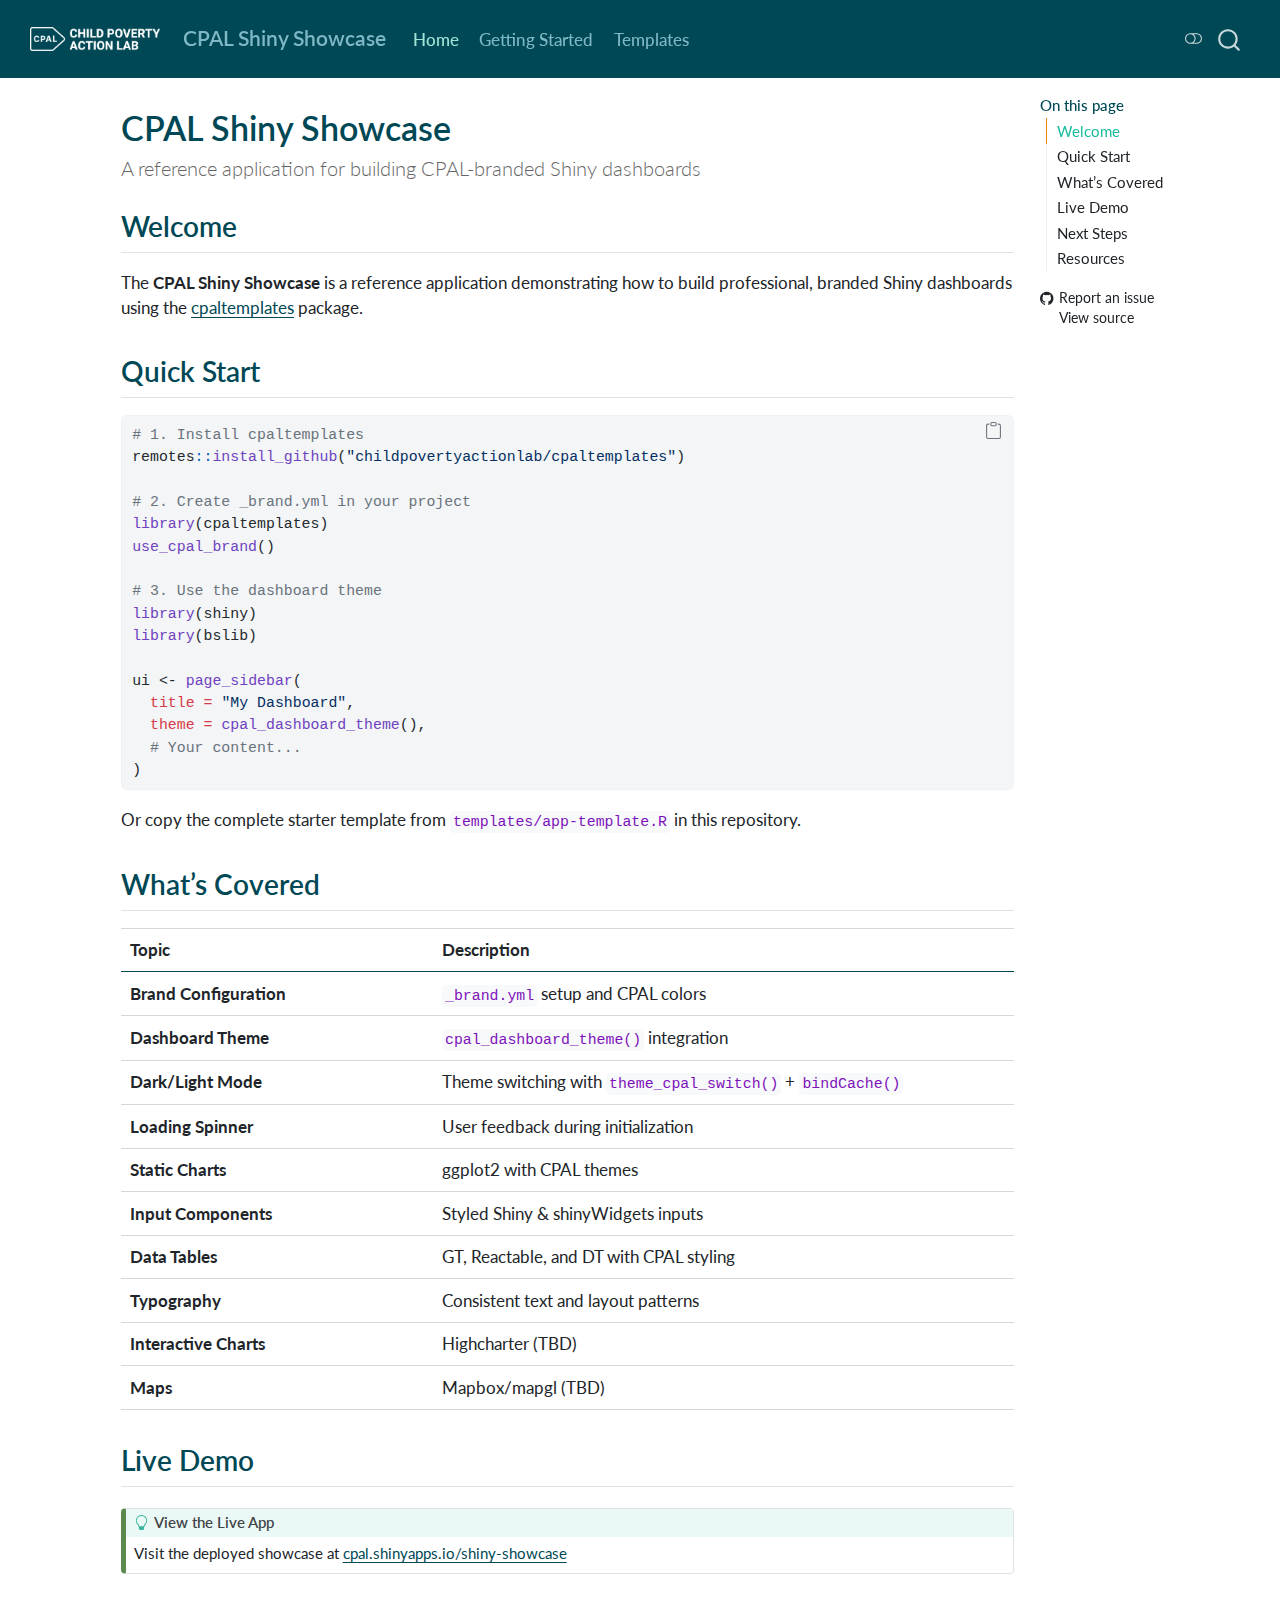
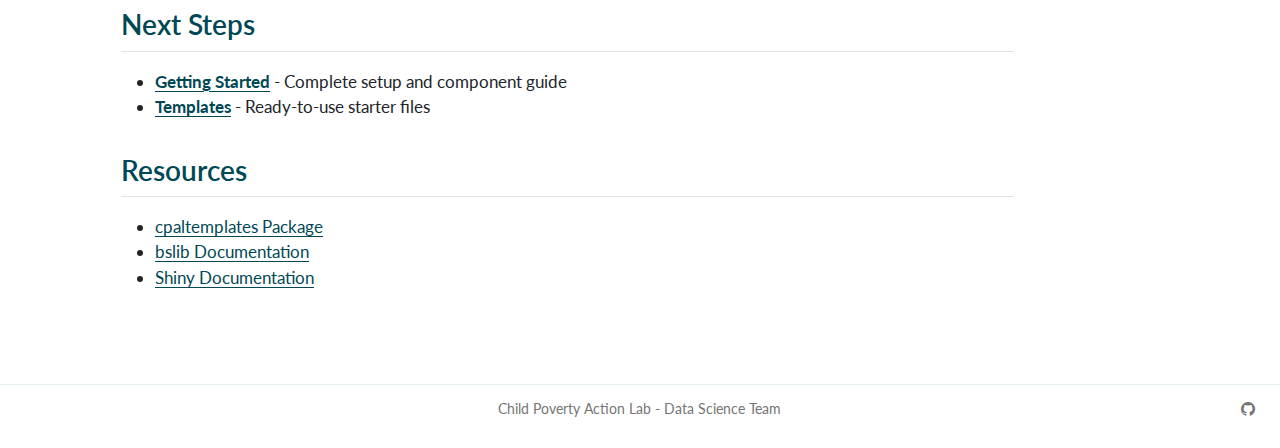
<file: docs/index.html>
<!DOCTYPE html>
<html xmlns="http://www.w3.org/1999/xhtml" lang="en" xml:lang="en"><head>

<meta charset="utf-8">
<meta name="generator" content="quarto-1.4.549">

<meta name="viewport" content="width=device-width, initial-scale=1.0, user-scalable=yes">


<title>CPAL Shiny Showcase</title>
<style>
code{white-space: pre-wrap;}
span.smallcaps{font-variant: small-caps;}
div.columns{display: flex; gap: min(4vw, 1.5em);}
div.column{flex: auto; overflow-x: auto;}
div.hanging-indent{margin-left: 1.5em; text-indent: -1.5em;}
ul.task-list{list-style: none;}
ul.task-list li input[type="checkbox"] {
  width: 0.8em;
  margin: 0 0.8em 0.2em -1em; /* quarto-specific, see https://github.com/quarto-dev/quarto-cli/issues/4556 */ 
  vertical-align: middle;
}
/* CSS for syntax highlighting */
pre > code.sourceCode { white-space: pre; position: relative; }
pre > code.sourceCode > span { line-height: 1.25; }
pre > code.sourceCode > span:empty { height: 1.2em; }
.sourceCode { overflow: visible; }
code.sourceCode > span { color: inherit; text-decoration: inherit; }
div.sourceCode { margin: 1em 0; }
pre.sourceCode { margin: 0; }
@media screen {
div.sourceCode { overflow: auto; }
}
@media print {
pre > code.sourceCode { white-space: pre-wrap; }
pre > code.sourceCode > span { text-indent: -5em; padding-left: 5em; }
}
pre.numberSource code
  { counter-reset: source-line 0; }
pre.numberSource code > span
  { position: relative; left: -4em; counter-increment: source-line; }
pre.numberSource code > span > a:first-child::before
  { content: counter(source-line);
    position: relative; left: -1em; text-align: right; vertical-align: baseline;
    border: none; display: inline-block;
    -webkit-touch-callout: none; -webkit-user-select: none;
    -khtml-user-select: none; -moz-user-select: none;
    -ms-user-select: none; user-select: none;
    padding: 0 4px; width: 4em;
  }
pre.numberSource { margin-left: 3em;  padding-left: 4px; }
div.sourceCode
  {   }
@media screen {
pre > code.sourceCode > span > a:first-child::before { text-decoration: underline; }
}
</style>


<script src="site_libs/quarto-nav/quarto-nav.js"></script>
<script src="site_libs/quarto-nav/headroom.min.js"></script>
<script src="site_libs/clipboard/clipboard.min.js"></script>
<script src="site_libs/quarto-search/autocomplete.umd.js"></script>
<script src="site_libs/quarto-search/fuse.min.js"></script>
<script src="site_libs/quarto-search/quarto-search.js"></script>
<meta name="quarto:offset" content="./">
<script src="site_libs/quarto-html/quarto.js"></script>
<script src="site_libs/quarto-html/popper.min.js"></script>
<script src="site_libs/quarto-html/tippy.umd.min.js"></script>
<script src="site_libs/quarto-html/anchor.min.js"></script>
<link href="site_libs/quarto-html/tippy.css" rel="stylesheet">
<link href="site_libs/quarto-html/quarto-syntax-highlighting.css" rel="stylesheet" class="quarto-color-scheme" id="quarto-text-highlighting-styles">
<link href="site_libs/quarto-html/quarto-syntax-highlighting-dark.css" rel="prefetch" class="quarto-color-scheme quarto-color-alternate" id="quarto-text-highlighting-styles">
<script src="site_libs/bootstrap/bootstrap.min.js"></script>
<link href="site_libs/bootstrap/bootstrap-icons.css" rel="stylesheet">
<link href="site_libs/bootstrap/bootstrap.min.css" rel="stylesheet" class="quarto-color-scheme" id="quarto-bootstrap" data-mode="light">
<link href="site_libs/bootstrap/bootstrap-dark.min.css" rel="prefetch" class="quarto-color-scheme quarto-color-alternate" id="quarto-bootstrap" data-mode="dark">
<script id="quarto-search-options" type="application/json">{
  "location": "navbar",
  "copy-button": false,
  "collapse-after": 3,
  "panel-placement": "end",
  "type": "overlay",
  "limit": 50,
  "keyboard-shortcut": [
    "f",
    "/",
    "s"
  ],
  "show-item-context": false,
  "language": {
    "search-no-results-text": "No results",
    "search-matching-documents-text": "matching documents",
    "search-copy-link-title": "Copy link to search",
    "search-hide-matches-text": "Hide additional matches",
    "search-more-match-text": "more match in this document",
    "search-more-matches-text": "more matches in this document",
    "search-clear-button-title": "Clear",
    "search-text-placeholder": "",
    "search-detached-cancel-button-title": "Cancel",
    "search-submit-button-title": "Submit",
    "search-label": "Search"
  }
}</script>


<link rel="stylesheet" href="styles.css">
</head>

<body class="nav-fixed">

<div id="quarto-search-results"></div>
  <header id="quarto-header" class="headroom fixed-top">
    <nav class="navbar navbar-expand-lg " data-bs-theme="dark">
      <div class="navbar-container container-fluid">
      <div class="navbar-brand-container mx-auto">
    <a href="./index.html" class="navbar-brand navbar-brand-logo">
    <img src="./images/CPAL_Logo_White.png" alt="Child Poverty Action Lab" class="navbar-logo">
    </a>
    <a class="navbar-brand" href="./index.html">
    <span class="navbar-title">CPAL Shiny Showcase</span>
    </a>
  </div>
            <div id="quarto-search" class="" title="Search"></div>
          <button class="navbar-toggler" type="button" data-bs-toggle="collapse" data-bs-target="#navbarCollapse" aria-controls="navbarCollapse" aria-expanded="false" aria-label="Toggle navigation" onclick="if (window.quartoToggleHeadroom) { window.quartoToggleHeadroom(); }">
  <span class="navbar-toggler-icon"></span>
</button>
          <div class="collapse navbar-collapse" id="navbarCollapse">
            <ul class="navbar-nav navbar-nav-scroll me-auto">
  <li class="nav-item">
    <a class="nav-link active" href="./index.html" aria-current="page"> 
<span class="menu-text">Home</span></a>
  </li>  
  <li class="nav-item">
    <a class="nav-link" href="./getting-started.html"> 
<span class="menu-text">Getting Started</span></a>
  </li>  
  <li class="nav-item">
    <a class="nav-link" href="./templates.html"> 
<span class="menu-text">Templates</span></a>
  </li>  
</ul>
          </div> <!-- /navcollapse -->
          <div class="quarto-navbar-tools">
  <a href="" class="quarto-color-scheme-toggle quarto-navigation-tool  px-1" onclick="window.quartoToggleColorScheme(); return false;" title="Toggle dark mode"><i class="bi"></i></a>
</div>
      </div> <!-- /container-fluid -->
    </nav>
</header>
<!-- content -->
<div id="quarto-content" class="quarto-container page-columns page-rows-contents page-layout-article page-navbar">
<!-- sidebar -->
<!-- margin-sidebar -->
    <div id="quarto-margin-sidebar" class="sidebar margin-sidebar">
        <nav id="TOC" role="doc-toc" class="toc-active">
    <h2 id="toc-title">On this page</h2>
   
  <ul>
  <li><a href="#welcome" id="toc-welcome" class="nav-link active" data-scroll-target="#welcome">Welcome</a></li>
  <li><a href="#quick-start" id="toc-quick-start" class="nav-link" data-scroll-target="#quick-start">Quick Start</a></li>
  <li><a href="#whats-covered" id="toc-whats-covered" class="nav-link" data-scroll-target="#whats-covered">What’s Covered</a></li>
  <li><a href="#live-demo" id="toc-live-demo" class="nav-link" data-scroll-target="#live-demo">Live Demo</a></li>
  <li><a href="#next-steps" id="toc-next-steps" class="nav-link" data-scroll-target="#next-steps">Next Steps</a></li>
  <li><a href="#resources" id="toc-resources" class="nav-link" data-scroll-target="#resources">Resources</a></li>
  </ul>
<div class="toc-actions"><ul><li><a href="https://github.com/childpovertyactionlab/shiny-showcase/issues/new" class="toc-action"><i class="bi bi-github"></i>Report an issue</a></li><li><a href="https://github.com/childpovertyactionlab/shiny-showcase/blob/main/index.qmd" class="toc-action"><i class="bi empty"></i>View source</a></li></ul></div></nav>
    </div>
<!-- main -->
<main class="content" id="quarto-document-content">

<header id="title-block-header" class="quarto-title-block default">
<div class="quarto-title">
<h1 class="title">CPAL Shiny Showcase</h1>
<p class="subtitle lead">A reference application for building CPAL-branded Shiny dashboards</p>
</div>



<div class="quarto-title-meta">

    
  
    
  </div>
  


</header>


<section id="welcome" class="level2">
<h2 class="anchored" data-anchor-id="welcome">Welcome</h2>
<p>The <strong>CPAL Shiny Showcase</strong> is a reference application demonstrating how to build professional, branded Shiny dashboards using the <a href="https://github.com/childpovertyactionlab/cpaltemplates">cpaltemplates</a> package.</p>
</section>
<section id="quick-start" class="level2">
<h2 class="anchored" data-anchor-id="quick-start">Quick Start</h2>
<div class="cell">
<div class="sourceCode cell-code" id="cb1"><pre class="sourceCode r code-with-copy"><code class="sourceCode r"><span id="cb1-1"><a href="#cb1-1" aria-hidden="true" tabindex="-1"></a><span class="co"># 1. Install cpaltemplates</span></span>
<span id="cb1-2"><a href="#cb1-2" aria-hidden="true" tabindex="-1"></a>remotes<span class="sc">::</span><span class="fu">install_github</span>(<span class="st">"childpovertyactionlab/cpaltemplates"</span>)</span>
<span id="cb1-3"><a href="#cb1-3" aria-hidden="true" tabindex="-1"></a></span>
<span id="cb1-4"><a href="#cb1-4" aria-hidden="true" tabindex="-1"></a><span class="co"># 2. Create _brand.yml in your project</span></span>
<span id="cb1-5"><a href="#cb1-5" aria-hidden="true" tabindex="-1"></a><span class="fu">library</span>(cpaltemplates)</span>
<span id="cb1-6"><a href="#cb1-6" aria-hidden="true" tabindex="-1"></a><span class="fu">use_cpal_brand</span>()</span>
<span id="cb1-7"><a href="#cb1-7" aria-hidden="true" tabindex="-1"></a></span>
<span id="cb1-8"><a href="#cb1-8" aria-hidden="true" tabindex="-1"></a><span class="co"># 3. Use the dashboard theme</span></span>
<span id="cb1-9"><a href="#cb1-9" aria-hidden="true" tabindex="-1"></a><span class="fu">library</span>(shiny)</span>
<span id="cb1-10"><a href="#cb1-10" aria-hidden="true" tabindex="-1"></a><span class="fu">library</span>(bslib)</span>
<span id="cb1-11"><a href="#cb1-11" aria-hidden="true" tabindex="-1"></a></span>
<span id="cb1-12"><a href="#cb1-12" aria-hidden="true" tabindex="-1"></a>ui <span class="ot">&lt;-</span> <span class="fu">page_sidebar</span>(</span>
<span id="cb1-13"><a href="#cb1-13" aria-hidden="true" tabindex="-1"></a>  <span class="at">title =</span> <span class="st">"My Dashboard"</span>,</span>
<span id="cb1-14"><a href="#cb1-14" aria-hidden="true" tabindex="-1"></a>  <span class="at">theme =</span> <span class="fu">cpal_dashboard_theme</span>(),</span>
<span id="cb1-15"><a href="#cb1-15" aria-hidden="true" tabindex="-1"></a>  <span class="co"># Your content...</span></span>
<span id="cb1-16"><a href="#cb1-16" aria-hidden="true" tabindex="-1"></a>)</span></code><button title="Copy to Clipboard" class="code-copy-button"><i class="bi"></i></button></pre></div>
</div>
<p>Or copy the complete starter template from <code>templates/app-template.R</code> in this repository.</p>
</section>
<section id="whats-covered" class="level2">
<h2 class="anchored" data-anchor-id="whats-covered">What’s Covered</h2>
<table class="table">
<colgroup>
<col style="width: 35%">
<col style="width: 65%">
</colgroup>
<thead>
<tr class="header">
<th>Topic</th>
<th>Description</th>
</tr>
</thead>
<tbody>
<tr class="odd">
<td><strong>Brand Configuration</strong></td>
<td><code>_brand.yml</code> setup and CPAL colors</td>
</tr>
<tr class="even">
<td><strong>Dashboard Theme</strong></td>
<td><code>cpal_dashboard_theme()</code> integration</td>
</tr>
<tr class="odd">
<td><strong>Dark/Light Mode</strong></td>
<td>Theme switching with <code>theme_cpal_switch()</code> + <code>bindCache()</code></td>
</tr>
<tr class="even">
<td><strong>Loading Spinner</strong></td>
<td>User feedback during initialization</td>
</tr>
<tr class="odd">
<td><strong>Static Charts</strong></td>
<td>ggplot2 with CPAL themes</td>
</tr>
<tr class="even">
<td><strong>Input Components</strong></td>
<td>Styled Shiny &amp; shinyWidgets inputs</td>
</tr>
<tr class="odd">
<td><strong>Data Tables</strong></td>
<td>GT, Reactable, and DT with CPAL styling</td>
</tr>
<tr class="even">
<td><strong>Typography</strong></td>
<td>Consistent text and layout patterns</td>
</tr>
<tr class="odd">
<td><strong>Interactive Charts</strong></td>
<td>Highcharter (TBD)</td>
</tr>
<tr class="even">
<td><strong>Maps</strong></td>
<td>Mapbox/mapgl (TBD)</td>
</tr>
</tbody>
</table>
</section>
<section id="live-demo" class="level2">
<h2 class="anchored" data-anchor-id="live-demo">Live Demo</h2>
<div class="callout callout-style-default callout-tip callout-titled">
<div class="callout-header d-flex align-content-center">
<div class="callout-icon-container">
<i class="callout-icon"></i>
</div>
<div class="callout-title-container flex-fill">
View the Live App
</div>
</div>
<div class="callout-body-container callout-body">
<p>Visit the deployed showcase at <a href="https://cpal.shinyapps.io/shiny-showcase">cpal.shinyapps.io/shiny-showcase</a></p>
</div>
</div>
</section>
<section id="next-steps" class="level2">
<h2 class="anchored" data-anchor-id="next-steps">Next Steps</h2>
<ul>
<li><strong><a href="./getting-started.html">Getting Started</a></strong> - Complete setup and component guide</li>
<li><strong><a href="./templates.html">Templates</a></strong> - Ready-to-use starter files</li>
</ul>
</section>
<section id="resources" class="level2">
<h2 class="anchored" data-anchor-id="resources">Resources</h2>
<ul>
<li><a href="https://github.com/childpovertyactionlab/cpaltemplates">cpaltemplates Package</a></li>
<li><a href="https://rstudio.github.io/bslib/">bslib Documentation</a></li>
<li><a href="https://shiny.posit.co/">Shiny Documentation</a></li>
</ul>


</section>

</main> <!-- /main -->
<script id="quarto-html-after-body" type="application/javascript">
window.document.addEventListener("DOMContentLoaded", function (event) {
  const toggleBodyColorMode = (bsSheetEl) => {
    const mode = bsSheetEl.getAttribute("data-mode");
    const bodyEl = window.document.querySelector("body");
    if (mode === "dark") {
      bodyEl.classList.add("quarto-dark");
      bodyEl.classList.remove("quarto-light");
    } else {
      bodyEl.classList.add("quarto-light");
      bodyEl.classList.remove("quarto-dark");
    }
  }
  const toggleBodyColorPrimary = () => {
    const bsSheetEl = window.document.querySelector("link#quarto-bootstrap");
    if (bsSheetEl) {
      toggleBodyColorMode(bsSheetEl);
    }
  }
  toggleBodyColorPrimary();  
  const disableStylesheet = (stylesheets) => {
    for (let i=0; i < stylesheets.length; i++) {
      const stylesheet = stylesheets[i];
      stylesheet.rel = 'prefetch';
    }
  }
  const enableStylesheet = (stylesheets) => {
    for (let i=0; i < stylesheets.length; i++) {
      const stylesheet = stylesheets[i];
      stylesheet.rel = 'stylesheet';
    }
  }
  const manageTransitions = (selector, allowTransitions) => {
    const els = window.document.querySelectorAll(selector);
    for (let i=0; i < els.length; i++) {
      const el = els[i];
      if (allowTransitions) {
        el.classList.remove('notransition');
      } else {
        el.classList.add('notransition');
      }
    }
  }
  const toggleGiscusIfUsed = (isAlternate, darkModeDefault) => {
    const baseTheme = document.querySelector('#giscus-base-theme')?.value ?? 'light';
    const alternateTheme = document.querySelector('#giscus-alt-theme')?.value ?? 'dark';
    let newTheme = '';
    if(darkModeDefault) {
      newTheme = isAlternate ? baseTheme : alternateTheme;
    } else {
      newTheme = isAlternate ? alternateTheme : baseTheme;
    }
    const changeGiscusTheme = () => {
      // From: https://github.com/giscus/giscus/issues/336
      const sendMessage = (message) => {
        const iframe = document.querySelector('iframe.giscus-frame');
        if (!iframe) return;
        iframe.contentWindow.postMessage({ giscus: message }, 'https://giscus.app');
      }
      sendMessage({
        setConfig: {
          theme: newTheme
        }
      });
    }
    const isGiscussLoaded = window.document.querySelector('iframe.giscus-frame') !== null;
    if (isGiscussLoaded) {
      changeGiscusTheme();
    }
  }
  const toggleColorMode = (alternate) => {
    // Switch the stylesheets
    const alternateStylesheets = window.document.querySelectorAll('link.quarto-color-scheme.quarto-color-alternate');
    manageTransitions('#quarto-margin-sidebar .nav-link', false);
    if (alternate) {
      enableStylesheet(alternateStylesheets);
      for (const sheetNode of alternateStylesheets) {
        if (sheetNode.id === "quarto-bootstrap") {
          toggleBodyColorMode(sheetNode);
        }
      }
    } else {
      disableStylesheet(alternateStylesheets);
      toggleBodyColorPrimary();
    }
    manageTransitions('#quarto-margin-sidebar .nav-link', true);
    // Switch the toggles
    const toggles = window.document.querySelectorAll('.quarto-color-scheme-toggle');
    for (let i=0; i < toggles.length; i++) {
      const toggle = toggles[i];
      if (toggle) {
        if (alternate) {
          toggle.classList.add("alternate");     
        } else {
          toggle.classList.remove("alternate");
        }
      }
    }
    // Hack to workaround the fact that safari doesn't
    // properly recolor the scrollbar when toggling (#1455)
    if (navigator.userAgent.indexOf('Safari') > 0 && navigator.userAgent.indexOf('Chrome') == -1) {
      manageTransitions("body", false);
      window.scrollTo(0, 1);
      setTimeout(() => {
        window.scrollTo(0, 0);
        manageTransitions("body", true);
      }, 40);  
    }
  }
  const isFileUrl = () => { 
    return window.location.protocol === 'file:';
  }
  const hasAlternateSentinel = () => {  
    let styleSentinel = getColorSchemeSentinel();
    if (styleSentinel !== null) {
      return styleSentinel === "alternate";
    } else {
      return false;
    }
  }
  const setStyleSentinel = (alternate) => {
    const value = alternate ? "alternate" : "default";
    if (!isFileUrl()) {
      window.localStorage.setItem("quarto-color-scheme", value);
    } else {
      localAlternateSentinel = value;
    }
  }
  const getColorSchemeSentinel = () => {
    if (!isFileUrl()) {
      const storageValue = window.localStorage.getItem("quarto-color-scheme");
      return storageValue != null ? storageValue : localAlternateSentinel;
    } else {
      return localAlternateSentinel;
    }
  }
  const darkModeDefault = false;
  let localAlternateSentinel = darkModeDefault ? 'alternate' : 'default';
  // Dark / light mode switch
  window.quartoToggleColorScheme = () => {
    // Read the current dark / light value 
    let toAlternate = !hasAlternateSentinel();
    toggleColorMode(toAlternate);
    setStyleSentinel(toAlternate);
    toggleGiscusIfUsed(toAlternate, darkModeDefault);
  };
  // Ensure there is a toggle, if there isn't float one in the top right
  if (window.document.querySelector('.quarto-color-scheme-toggle') === null) {
    const a = window.document.createElement('a');
    a.classList.add('top-right');
    a.classList.add('quarto-color-scheme-toggle');
    a.href = "";
    a.onclick = function() { try { window.quartoToggleColorScheme(); } catch {} return false; };
    const i = window.document.createElement("i");
    i.classList.add('bi');
    a.appendChild(i);
    window.document.body.appendChild(a);
  }
  // Switch to dark mode if need be
  if (hasAlternateSentinel()) {
    toggleColorMode(true);
  } else {
    toggleColorMode(false);
  }
  const icon = "";
  const anchorJS = new window.AnchorJS();
  anchorJS.options = {
    placement: 'right',
    icon: icon
  };
  anchorJS.add('.anchored');
  const isCodeAnnotation = (el) => {
    for (const clz of el.classList) {
      if (clz.startsWith('code-annotation-')) {                     
        return true;
      }
    }
    return false;
  }
  const clipboard = new window.ClipboardJS('.code-copy-button', {
    text: function(trigger) {
      const codeEl = trigger.previousElementSibling.cloneNode(true);
      for (const childEl of codeEl.children) {
        if (isCodeAnnotation(childEl)) {
          childEl.remove();
        }
      }
      return codeEl.innerText;
    }
  });
  clipboard.on('success', function(e) {
    // button target
    const button = e.trigger;
    // don't keep focus
    button.blur();
    // flash "checked"
    button.classList.add('code-copy-button-checked');
    var currentTitle = button.getAttribute("title");
    button.setAttribute("title", "Copied!");
    let tooltip;
    if (window.bootstrap) {
      button.setAttribute("data-bs-toggle", "tooltip");
      button.setAttribute("data-bs-placement", "left");
      button.setAttribute("data-bs-title", "Copied!");
      tooltip = new bootstrap.Tooltip(button, 
        { trigger: "manual", 
          customClass: "code-copy-button-tooltip",
          offset: [0, -8]});
      tooltip.show();    
    }
    setTimeout(function() {
      if (tooltip) {
        tooltip.hide();
        button.removeAttribute("data-bs-title");
        button.removeAttribute("data-bs-toggle");
        button.removeAttribute("data-bs-placement");
      }
      button.setAttribute("title", currentTitle);
      button.classList.remove('code-copy-button-checked');
    }, 1000);
    // clear code selection
    e.clearSelection();
  });
  function tippyHover(el, contentFn, onTriggerFn, onUntriggerFn) {
    const config = {
      allowHTML: true,
      maxWidth: 500,
      delay: 100,
      arrow: false,
      appendTo: function(el) {
          return el.parentElement;
      },
      interactive: true,
      interactiveBorder: 10,
      theme: 'quarto',
      placement: 'bottom-start',
    };
    if (contentFn) {
      config.content = contentFn;
    }
    if (onTriggerFn) {
      config.onTrigger = onTriggerFn;
    }
    if (onUntriggerFn) {
      config.onUntrigger = onUntriggerFn;
    }
    window.tippy(el, config); 
  }
  const noterefs = window.document.querySelectorAll('a[role="doc-noteref"]');
  for (var i=0; i<noterefs.length; i++) {
    const ref = noterefs[i];
    tippyHover(ref, function() {
      // use id or data attribute instead here
      let href = ref.getAttribute('data-footnote-href') || ref.getAttribute('href');
      try { href = new URL(href).hash; } catch {}
      const id = href.replace(/^#\/?/, "");
      const note = window.document.getElementById(id);
      return note.innerHTML;
    });
  }
  const xrefs = window.document.querySelectorAll('a.quarto-xref');
  const processXRef = (id, note) => {
    // Strip column container classes
    const stripColumnClz = (el) => {
      el.classList.remove("page-full", "page-columns");
      if (el.children) {
        for (const child of el.children) {
          stripColumnClz(child);
        }
      }
    }
    stripColumnClz(note)
    if (id === null || id.startsWith('sec-')) {
      // Special case sections, only their first couple elements
      const container = document.createElement("div");
      if (note.children && note.children.length > 2) {
        container.appendChild(note.children[0].cloneNode(true));
        for (let i = 1; i < note.children.length; i++) {
          const child = note.children[i];
          if (child.tagName === "P" && child.innerText === "") {
            continue;
          } else {
            container.appendChild(child.cloneNode(true));
            break;
          }
        }
        if (window.Quarto?.typesetMath) {
          window.Quarto.typesetMath(container);
        }
        return container.innerHTML
      } else {
        if (window.Quarto?.typesetMath) {
          window.Quarto.typesetMath(note);
        }
        return note.innerHTML;
      }
    } else {
      // Remove any anchor links if they are present
      const anchorLink = note.querySelector('a.anchorjs-link');
      if (anchorLink) {
        anchorLink.remove();
      }
      if (window.Quarto?.typesetMath) {
        window.Quarto.typesetMath(note);
      }
      // TODO in 1.5, we should make sure this works without a callout special case
      if (note.classList.contains("callout")) {
        return note.outerHTML;
      } else {
        return note.innerHTML;
      }
    }
  }
  for (var i=0; i<xrefs.length; i++) {
    const xref = xrefs[i];
    tippyHover(xref, undefined, function(instance) {
      instance.disable();
      let url = xref.getAttribute('href');
      let hash = undefined; 
      if (url.startsWith('#')) {
        hash = url;
      } else {
        try { hash = new URL(url).hash; } catch {}
      }
      if (hash) {
        const id = hash.replace(/^#\/?/, "");
        const note = window.document.getElementById(id);
        if (note !== null) {
          try {
            const html = processXRef(id, note.cloneNode(true));
            instance.setContent(html);
          } finally {
            instance.enable();
            instance.show();
          }
        } else {
          // See if we can fetch this
          fetch(url.split('#')[0])
          .then(res => res.text())
          .then(html => {
            const parser = new DOMParser();
            const htmlDoc = parser.parseFromString(html, "text/html");
            const note = htmlDoc.getElementById(id);
            if (note !== null) {
              const html = processXRef(id, note);
              instance.setContent(html);
            } 
          }).finally(() => {
            instance.enable();
            instance.show();
          });
        }
      } else {
        // See if we can fetch a full url (with no hash to target)
        // This is a special case and we should probably do some content thinning / targeting
        fetch(url)
        .then(res => res.text())
        .then(html => {
          const parser = new DOMParser();
          const htmlDoc = parser.parseFromString(html, "text/html");
          const note = htmlDoc.querySelector('main.content');
          if (note !== null) {
            // This should only happen for chapter cross references
            // (since there is no id in the URL)
            // remove the first header
            if (note.children.length > 0 && note.children[0].tagName === "HEADER") {
              note.children[0].remove();
            }
            const html = processXRef(null, note);
            instance.setContent(html);
          } 
        }).finally(() => {
          instance.enable();
          instance.show();
        });
      }
    }, function(instance) {
    });
  }
      let selectedAnnoteEl;
      const selectorForAnnotation = ( cell, annotation) => {
        let cellAttr = 'data-code-cell="' + cell + '"';
        let lineAttr = 'data-code-annotation="' +  annotation + '"';
        const selector = 'span[' + cellAttr + '][' + lineAttr + ']';
        return selector;
      }
      const selectCodeLines = (annoteEl) => {
        const doc = window.document;
        const targetCell = annoteEl.getAttribute("data-target-cell");
        const targetAnnotation = annoteEl.getAttribute("data-target-annotation");
        const annoteSpan = window.document.querySelector(selectorForAnnotation(targetCell, targetAnnotation));
        const lines = annoteSpan.getAttribute("data-code-lines").split(",");
        const lineIds = lines.map((line) => {
          return targetCell + "-" + line;
        })
        let top = null;
        let height = null;
        let parent = null;
        if (lineIds.length > 0) {
            //compute the position of the single el (top and bottom and make a div)
            const el = window.document.getElementById(lineIds[0]);
            top = el.offsetTop;
            height = el.offsetHeight;
            parent = el.parentElement.parentElement;
          if (lineIds.length > 1) {
            const lastEl = window.document.getElementById(lineIds[lineIds.length - 1]);
            const bottom = lastEl.offsetTop + lastEl.offsetHeight;
            height = bottom - top;
          }
          if (top !== null && height !== null && parent !== null) {
            // cook up a div (if necessary) and position it 
            let div = window.document.getElementById("code-annotation-line-highlight");
            if (div === null) {
              div = window.document.createElement("div");
              div.setAttribute("id", "code-annotation-line-highlight");
              div.style.position = 'absolute';
              parent.appendChild(div);
            }
            div.style.top = top - 2 + "px";
            div.style.height = height + 4 + "px";
            div.style.left = 0;
            let gutterDiv = window.document.getElementById("code-annotation-line-highlight-gutter");
            if (gutterDiv === null) {
              gutterDiv = window.document.createElement("div");
              gutterDiv.setAttribute("id", "code-annotation-line-highlight-gutter");
              gutterDiv.style.position = 'absolute';
              const codeCell = window.document.getElementById(targetCell);
              const gutter = codeCell.querySelector('.code-annotation-gutter');
              gutter.appendChild(gutterDiv);
            }
            gutterDiv.style.top = top - 2 + "px";
            gutterDiv.style.height = height + 4 + "px";
          }
          selectedAnnoteEl = annoteEl;
        }
      };
      const unselectCodeLines = () => {
        const elementsIds = ["code-annotation-line-highlight", "code-annotation-line-highlight-gutter"];
        elementsIds.forEach((elId) => {
          const div = window.document.getElementById(elId);
          if (div) {
            div.remove();
          }
        });
        selectedAnnoteEl = undefined;
      };
        // Handle positioning of the toggle
    window.addEventListener(
      "resize",
      throttle(() => {
        elRect = undefined;
        if (selectedAnnoteEl) {
          selectCodeLines(selectedAnnoteEl);
        }
      }, 10)
    );
    function throttle(fn, ms) {
    let throttle = false;
    let timer;
      return (...args) => {
        if(!throttle) { // first call gets through
            fn.apply(this, args);
            throttle = true;
        } else { // all the others get throttled
            if(timer) clearTimeout(timer); // cancel #2
            timer = setTimeout(() => {
              fn.apply(this, args);
              timer = throttle = false;
            }, ms);
        }
      };
    }
      // Attach click handler to the DT
      const annoteDls = window.document.querySelectorAll('dt[data-target-cell]');
      for (const annoteDlNode of annoteDls) {
        annoteDlNode.addEventListener('click', (event) => {
          const clickedEl = event.target;
          if (clickedEl !== selectedAnnoteEl) {
            unselectCodeLines();
            const activeEl = window.document.querySelector('dt[data-target-cell].code-annotation-active');
            if (activeEl) {
              activeEl.classList.remove('code-annotation-active');
            }
            selectCodeLines(clickedEl);
            clickedEl.classList.add('code-annotation-active');
          } else {
            // Unselect the line
            unselectCodeLines();
            clickedEl.classList.remove('code-annotation-active');
          }
        });
      }
  const findCites = (el) => {
    const parentEl = el.parentElement;
    if (parentEl) {
      const cites = parentEl.dataset.cites;
      if (cites) {
        return {
          el,
          cites: cites.split(' ')
        };
      } else {
        return findCites(el.parentElement)
      }
    } else {
      return undefined;
    }
  };
  var bibliorefs = window.document.querySelectorAll('a[role="doc-biblioref"]');
  for (var i=0; i<bibliorefs.length; i++) {
    const ref = bibliorefs[i];
    const citeInfo = findCites(ref);
    if (citeInfo) {
      tippyHover(citeInfo.el, function() {
        var popup = window.document.createElement('div');
        citeInfo.cites.forEach(function(cite) {
          var citeDiv = window.document.createElement('div');
          citeDiv.classList.add('hanging-indent');
          citeDiv.classList.add('csl-entry');
          var biblioDiv = window.document.getElementById('ref-' + cite);
          if (biblioDiv) {
            citeDiv.innerHTML = biblioDiv.innerHTML;
          }
          popup.appendChild(citeDiv);
        });
        return popup.innerHTML;
      });
    }
  }
});
</script>
</div> <!-- /content -->
<footer class="footer">
  <div class="nav-footer">
    <div class="nav-footer-left">
      &nbsp;
    </div>   
    <div class="nav-footer-center">
<p>Child Poverty Action Lab - Data Science Team</p>
<div class="toc-actions d-sm-block d-md-none"><ul><li><a href="https://github.com/childpovertyactionlab/shiny-showcase/issues/new" class="toc-action"><i class="bi bi-github"></i>Report an issue</a></li><li><a href="https://github.com/childpovertyactionlab/shiny-showcase/blob/main/index.qmd" class="toc-action"><i class="bi empty"></i>View source</a></li></ul></div></div>
    <div class="nav-footer-right">
      <ul class="footer-items list-unstyled">
    <li class="nav-item compact">
    <a class="nav-link" href="https://github.com/childpovertyactionlab/shiny-showcase">
      <i class="bi bi-github" role="img">
</i> 
    </a>
  </li>  
</ul>
    </div>
  </div>
</footer>




</body></html>
</file>
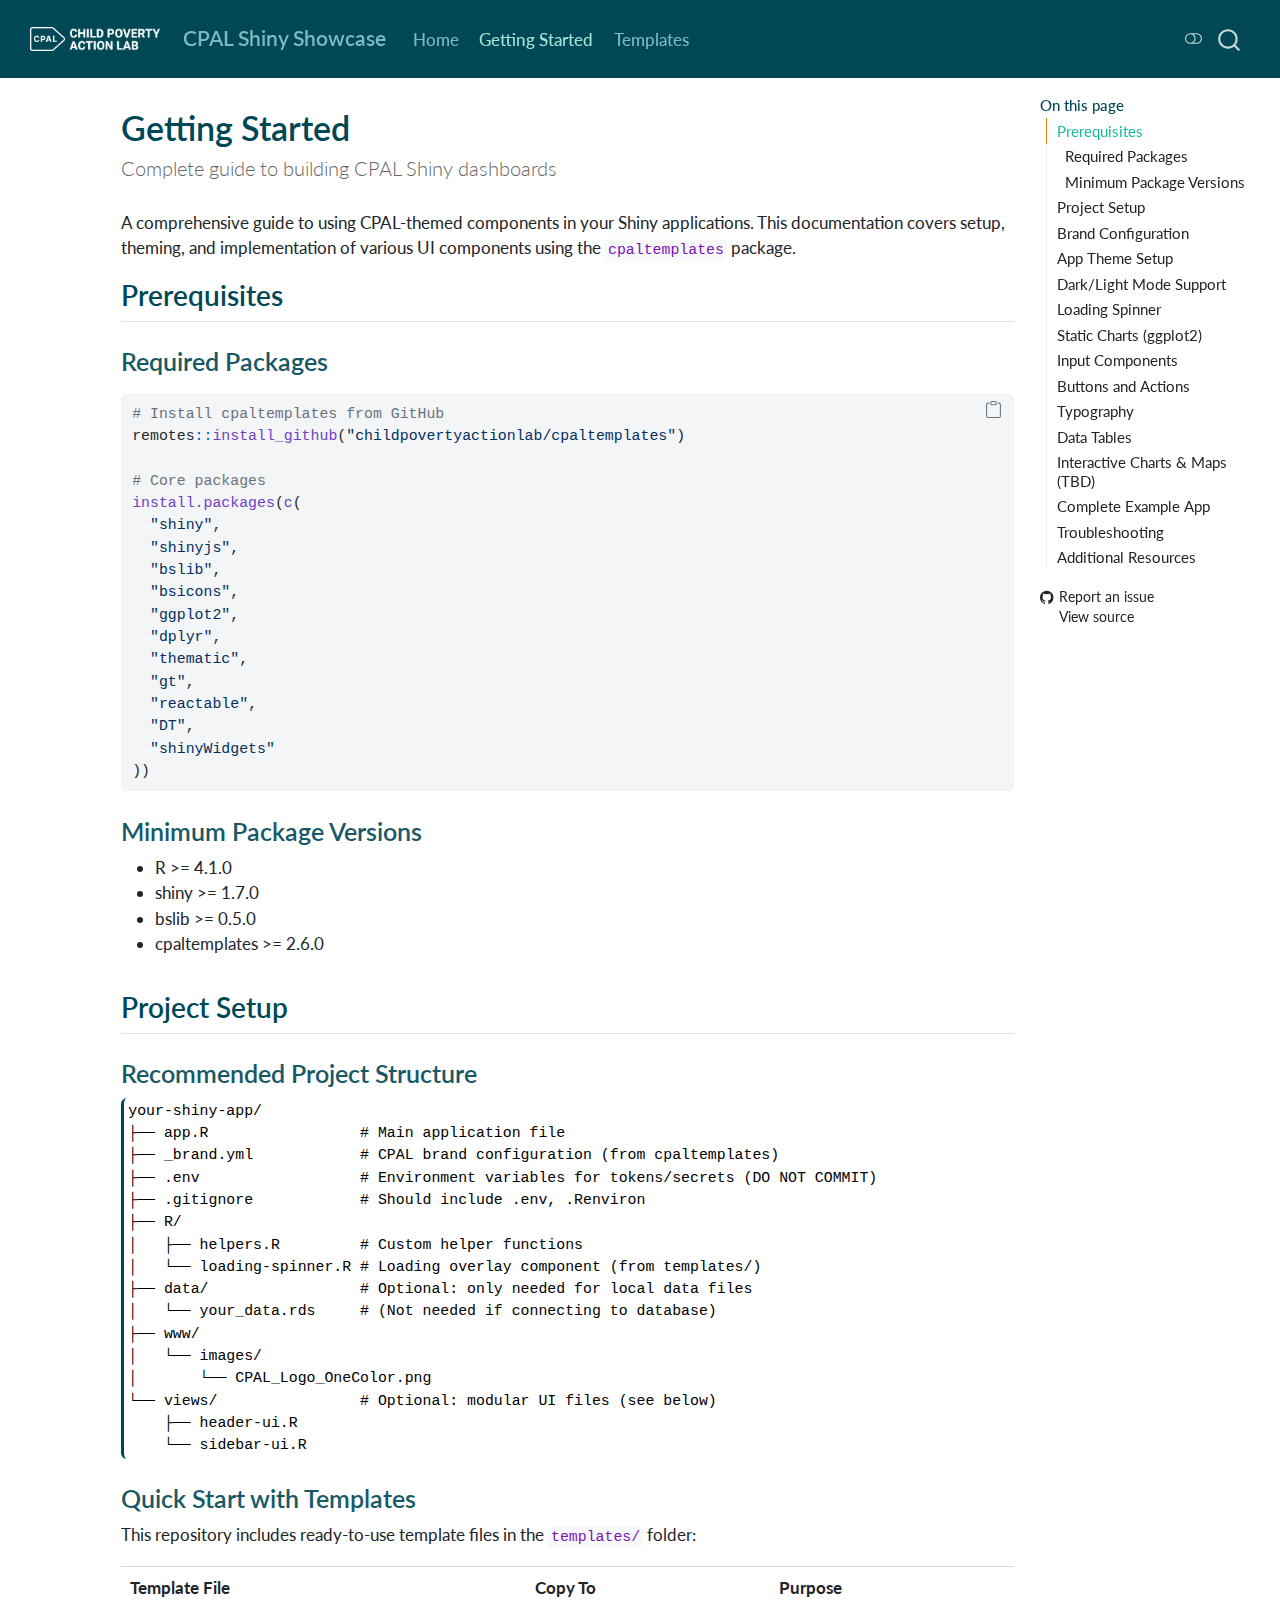
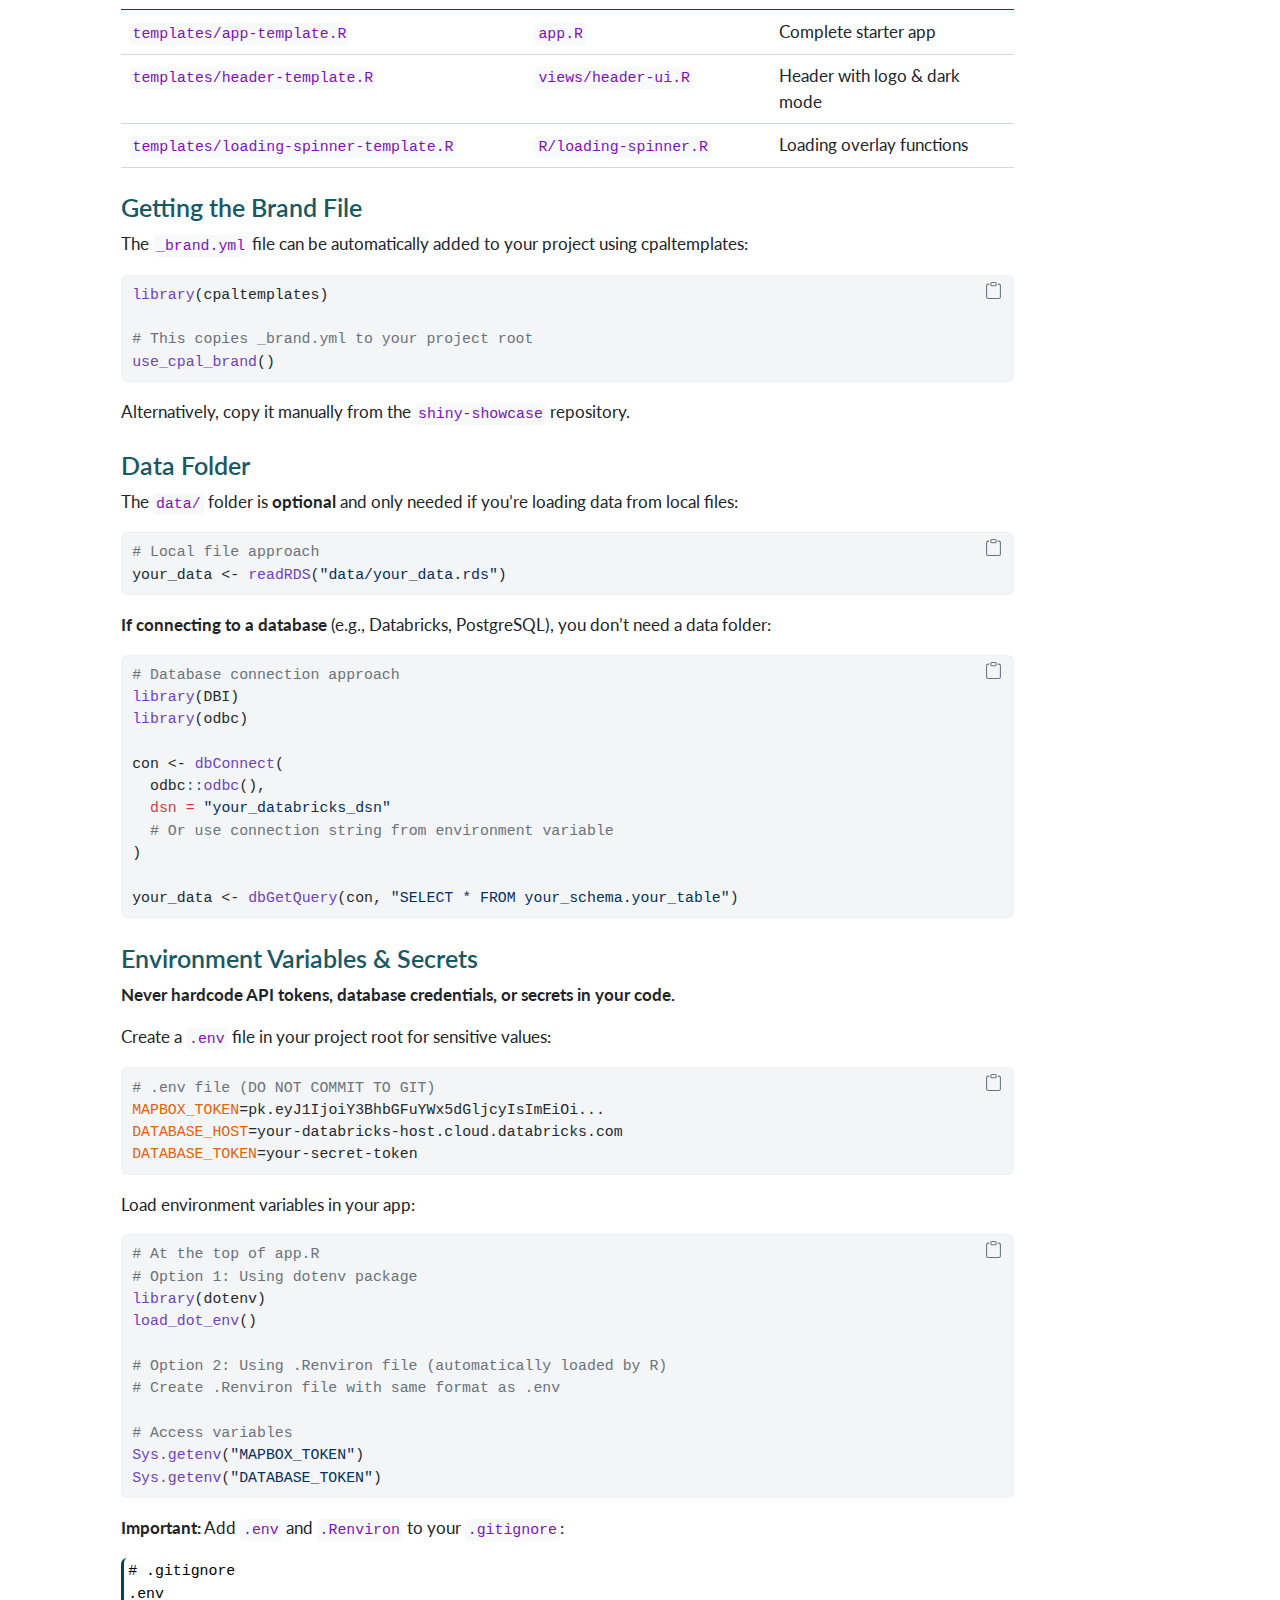
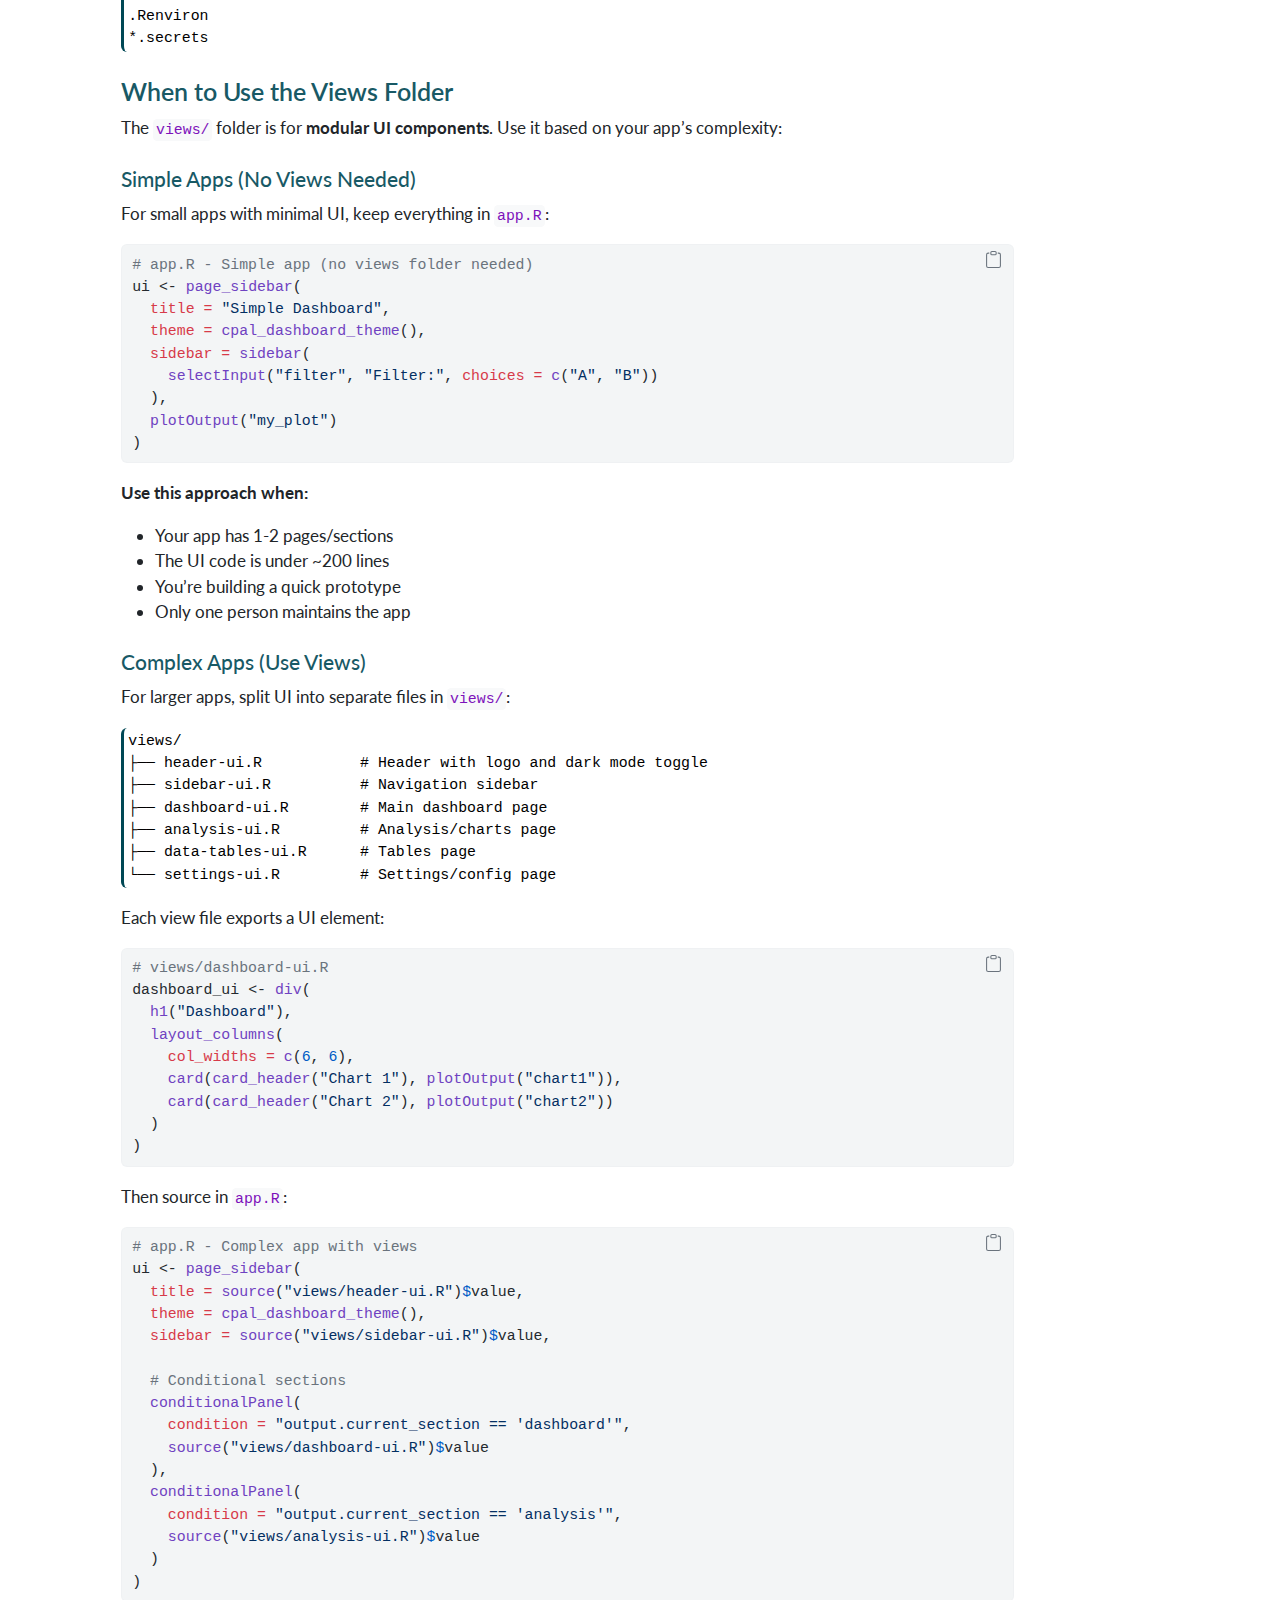
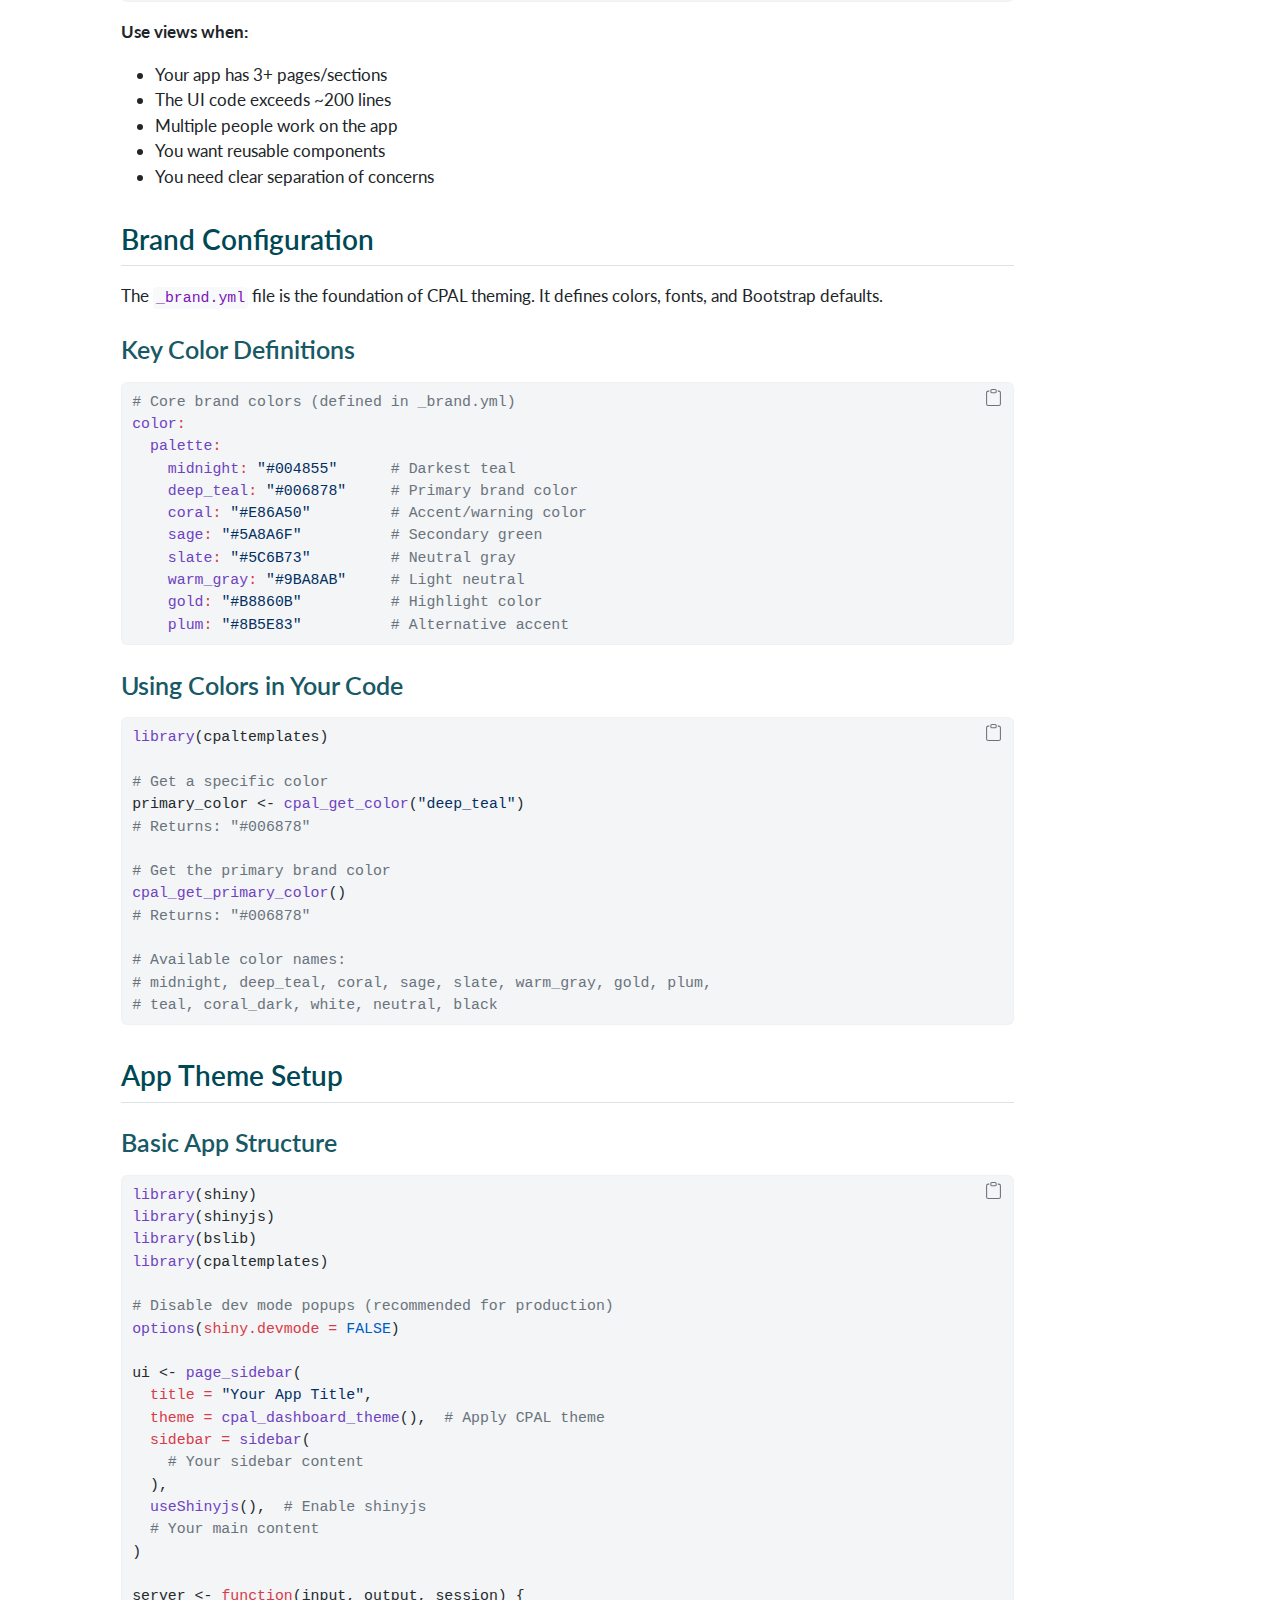
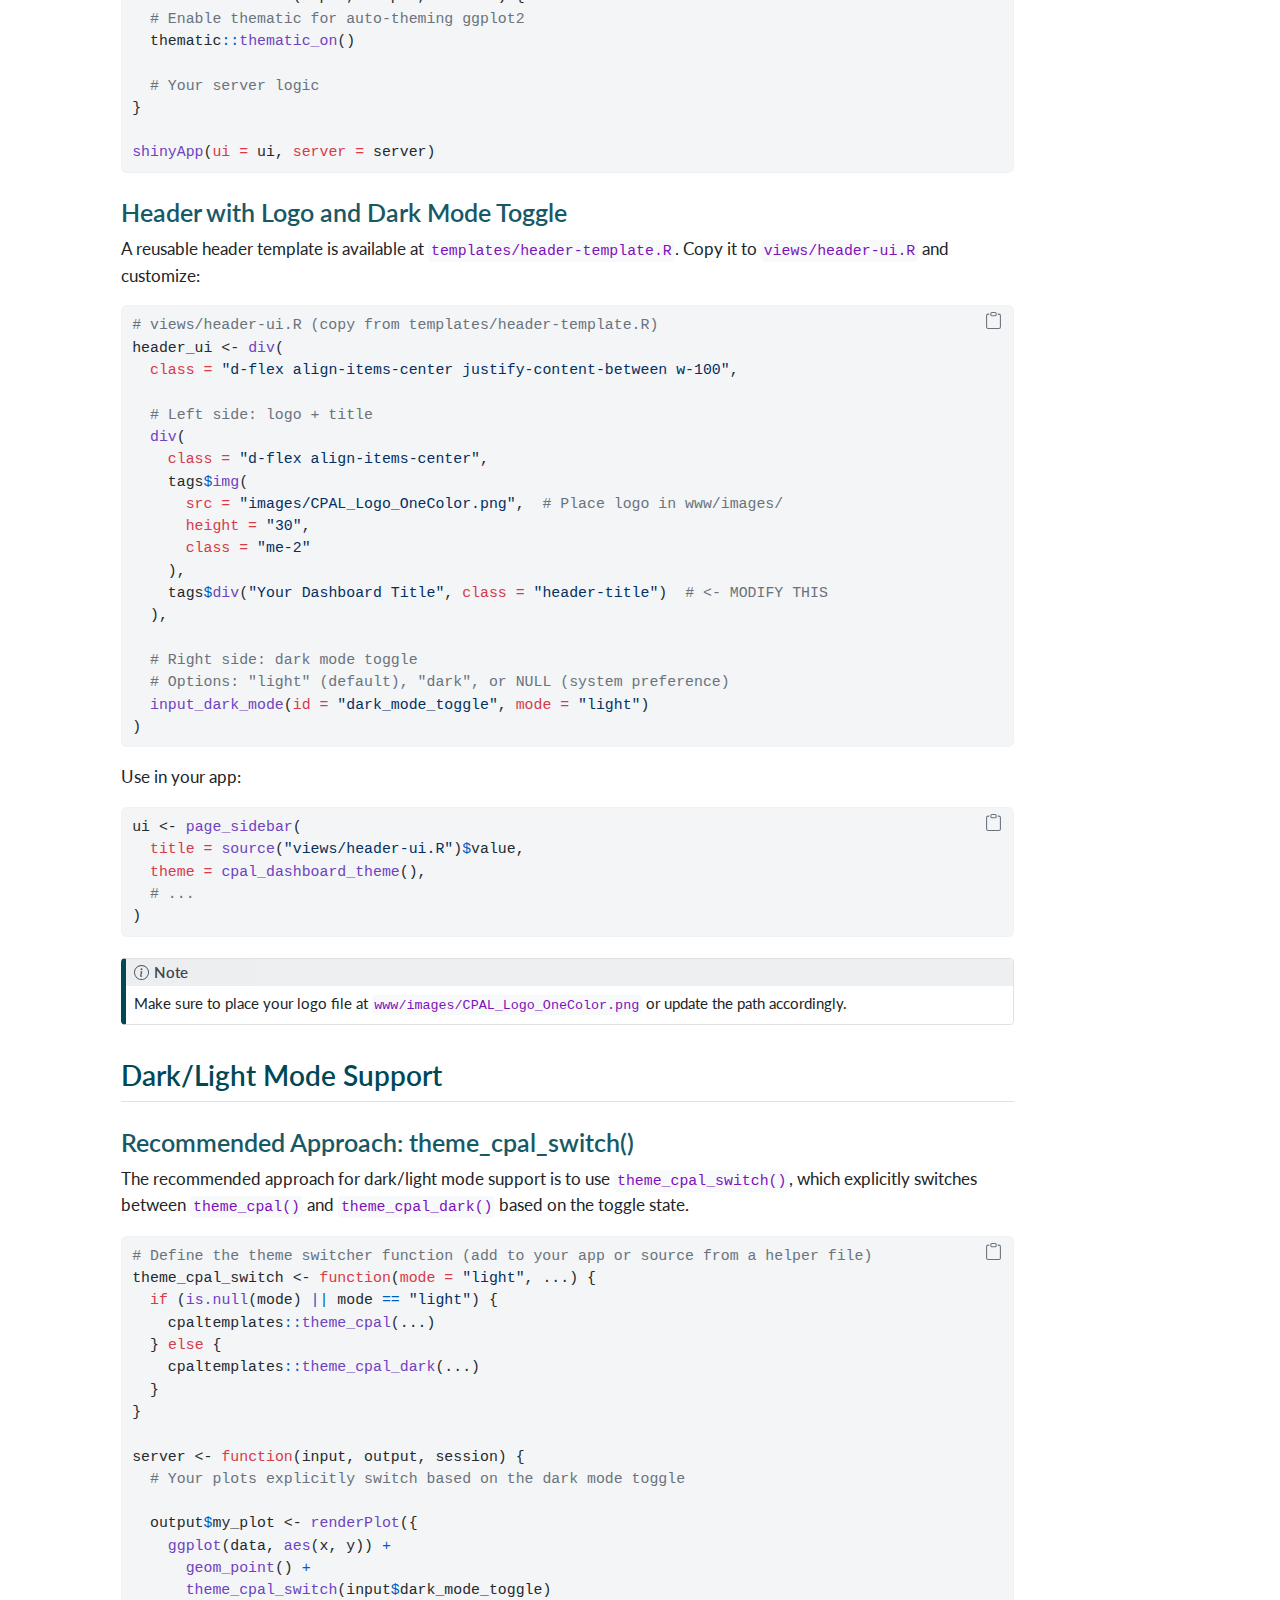
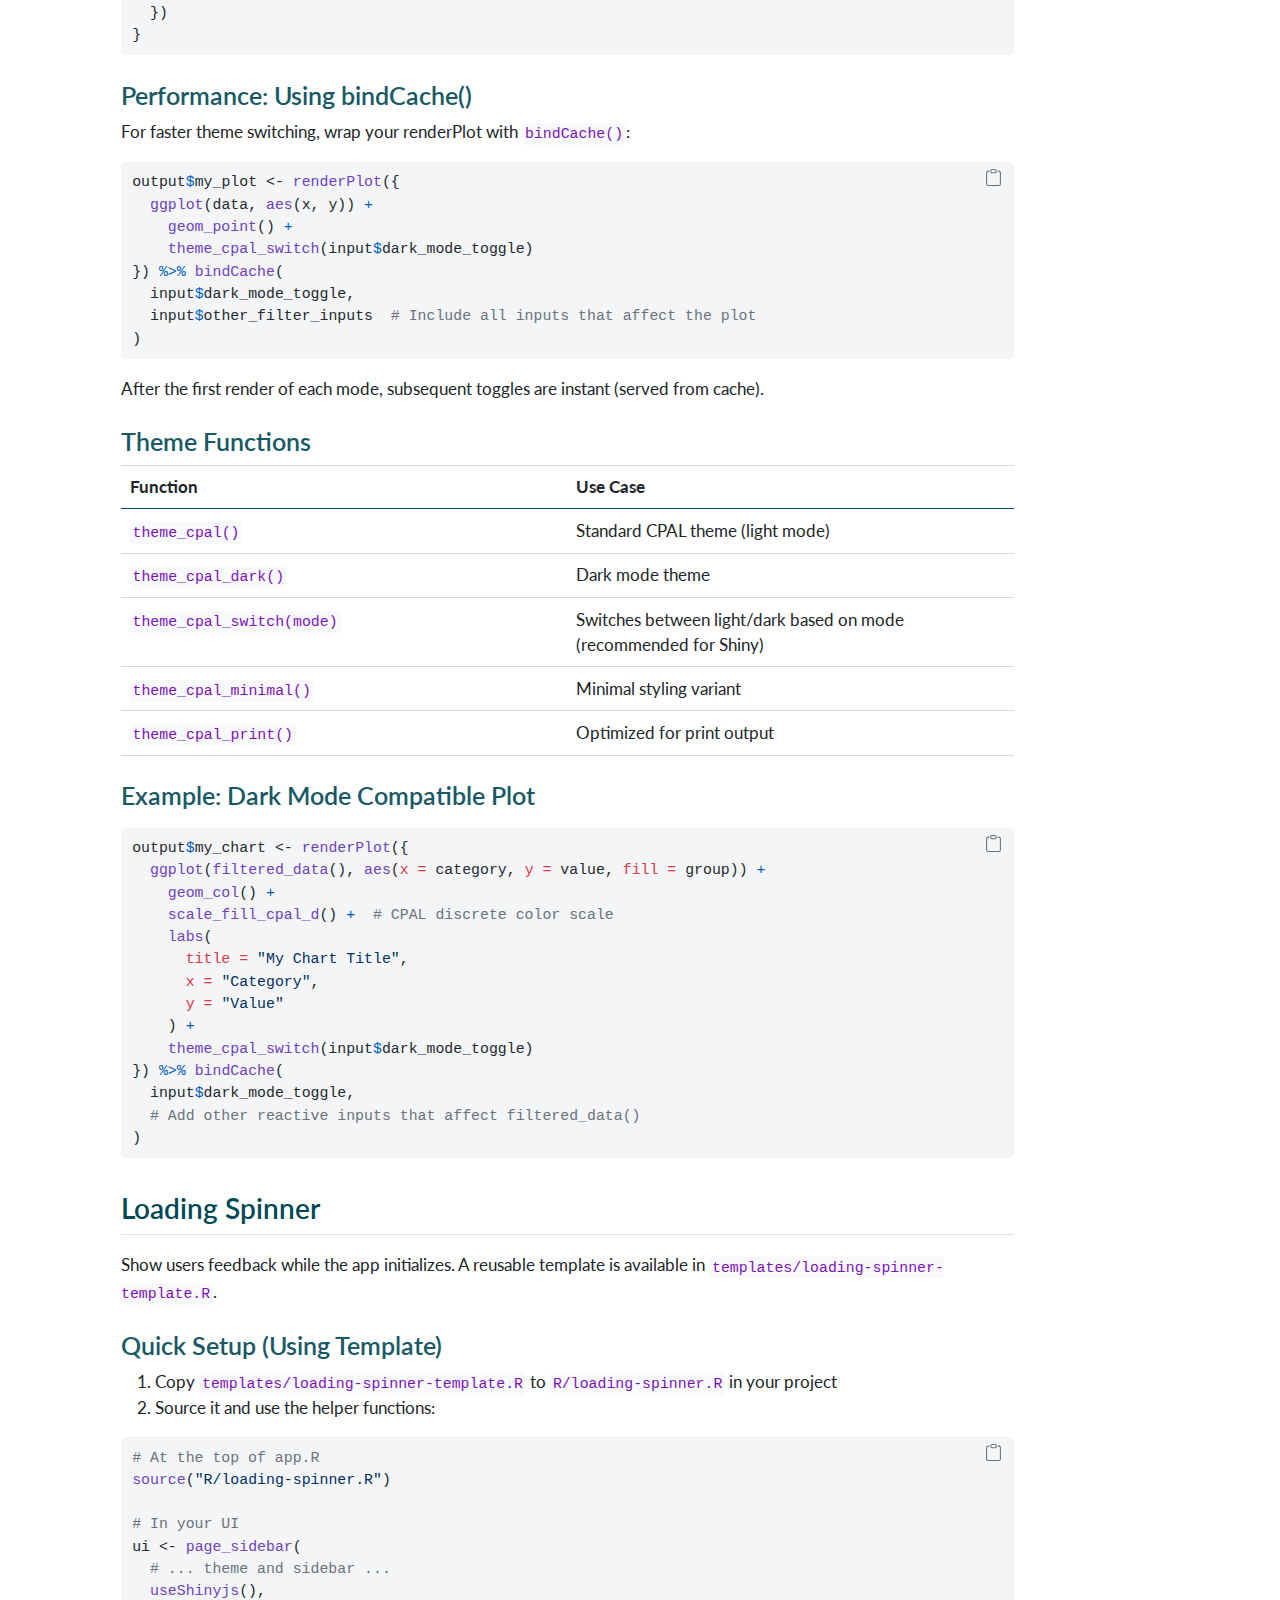
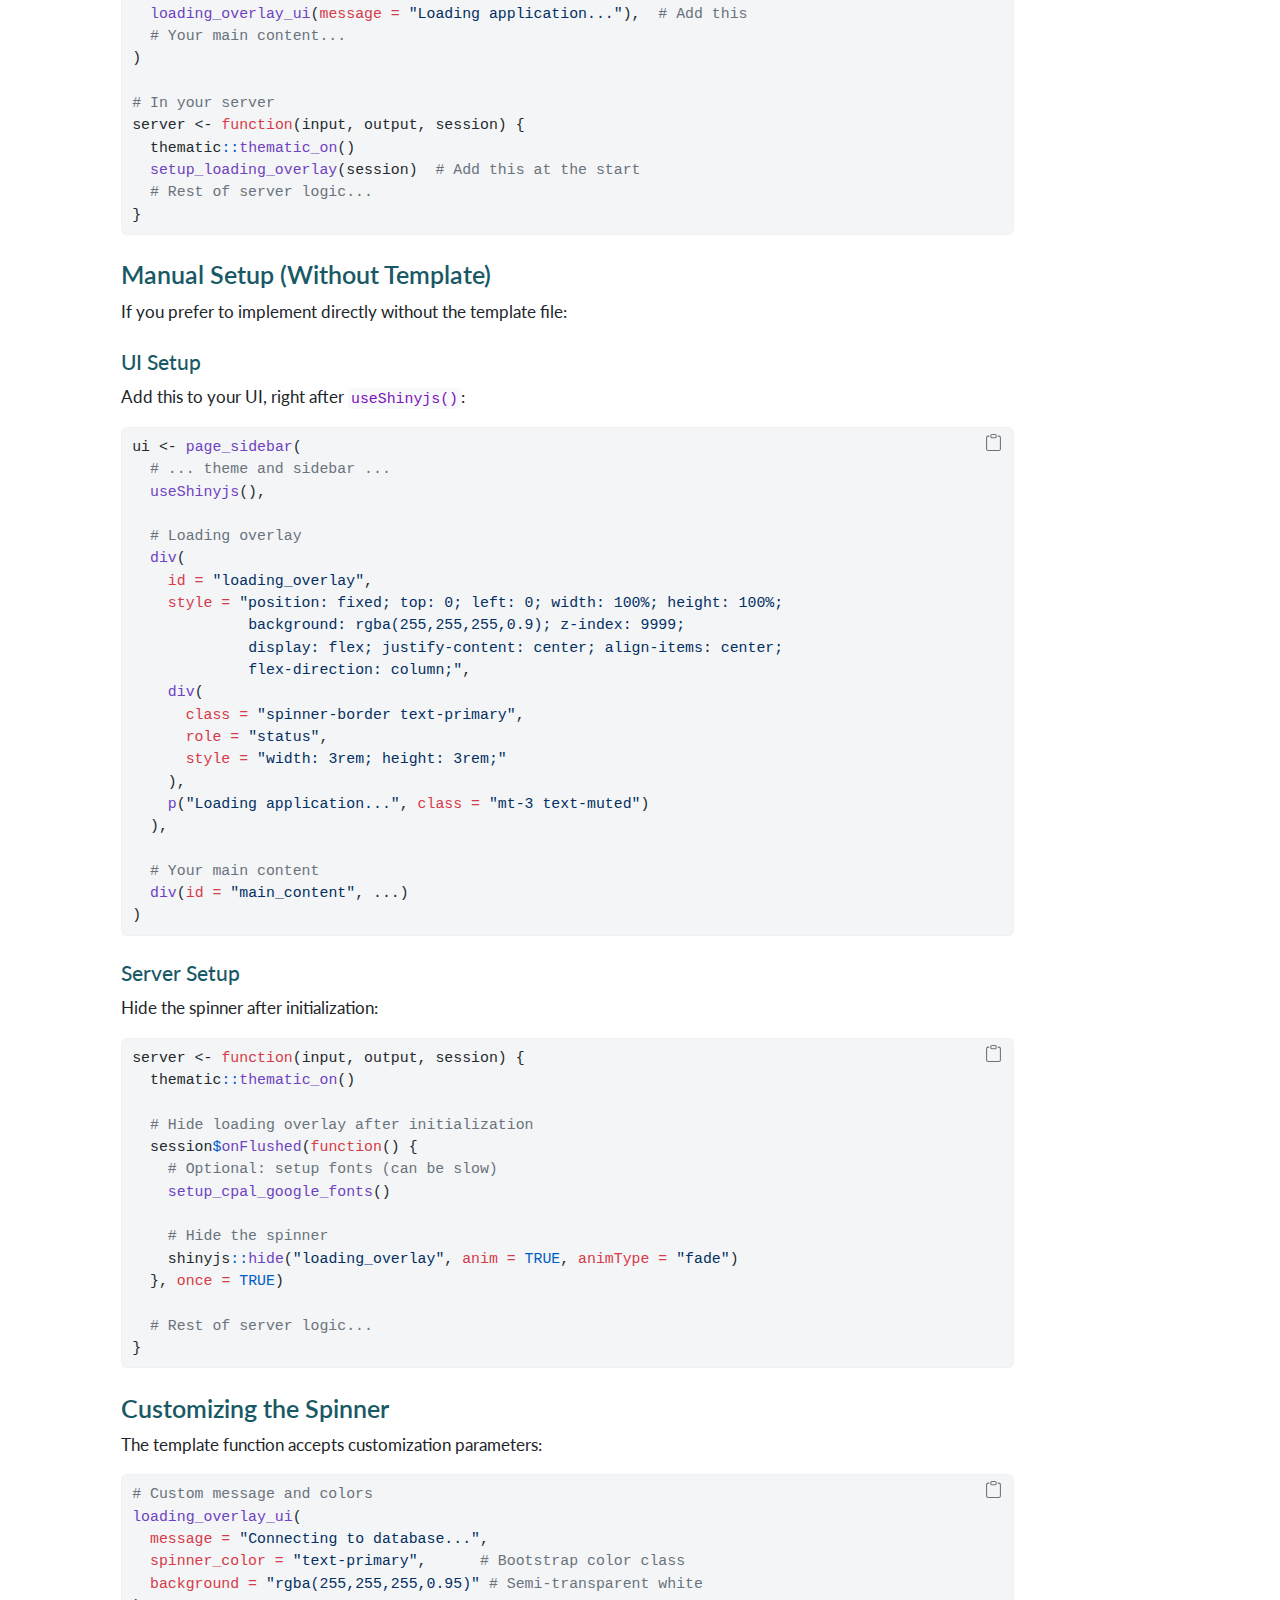
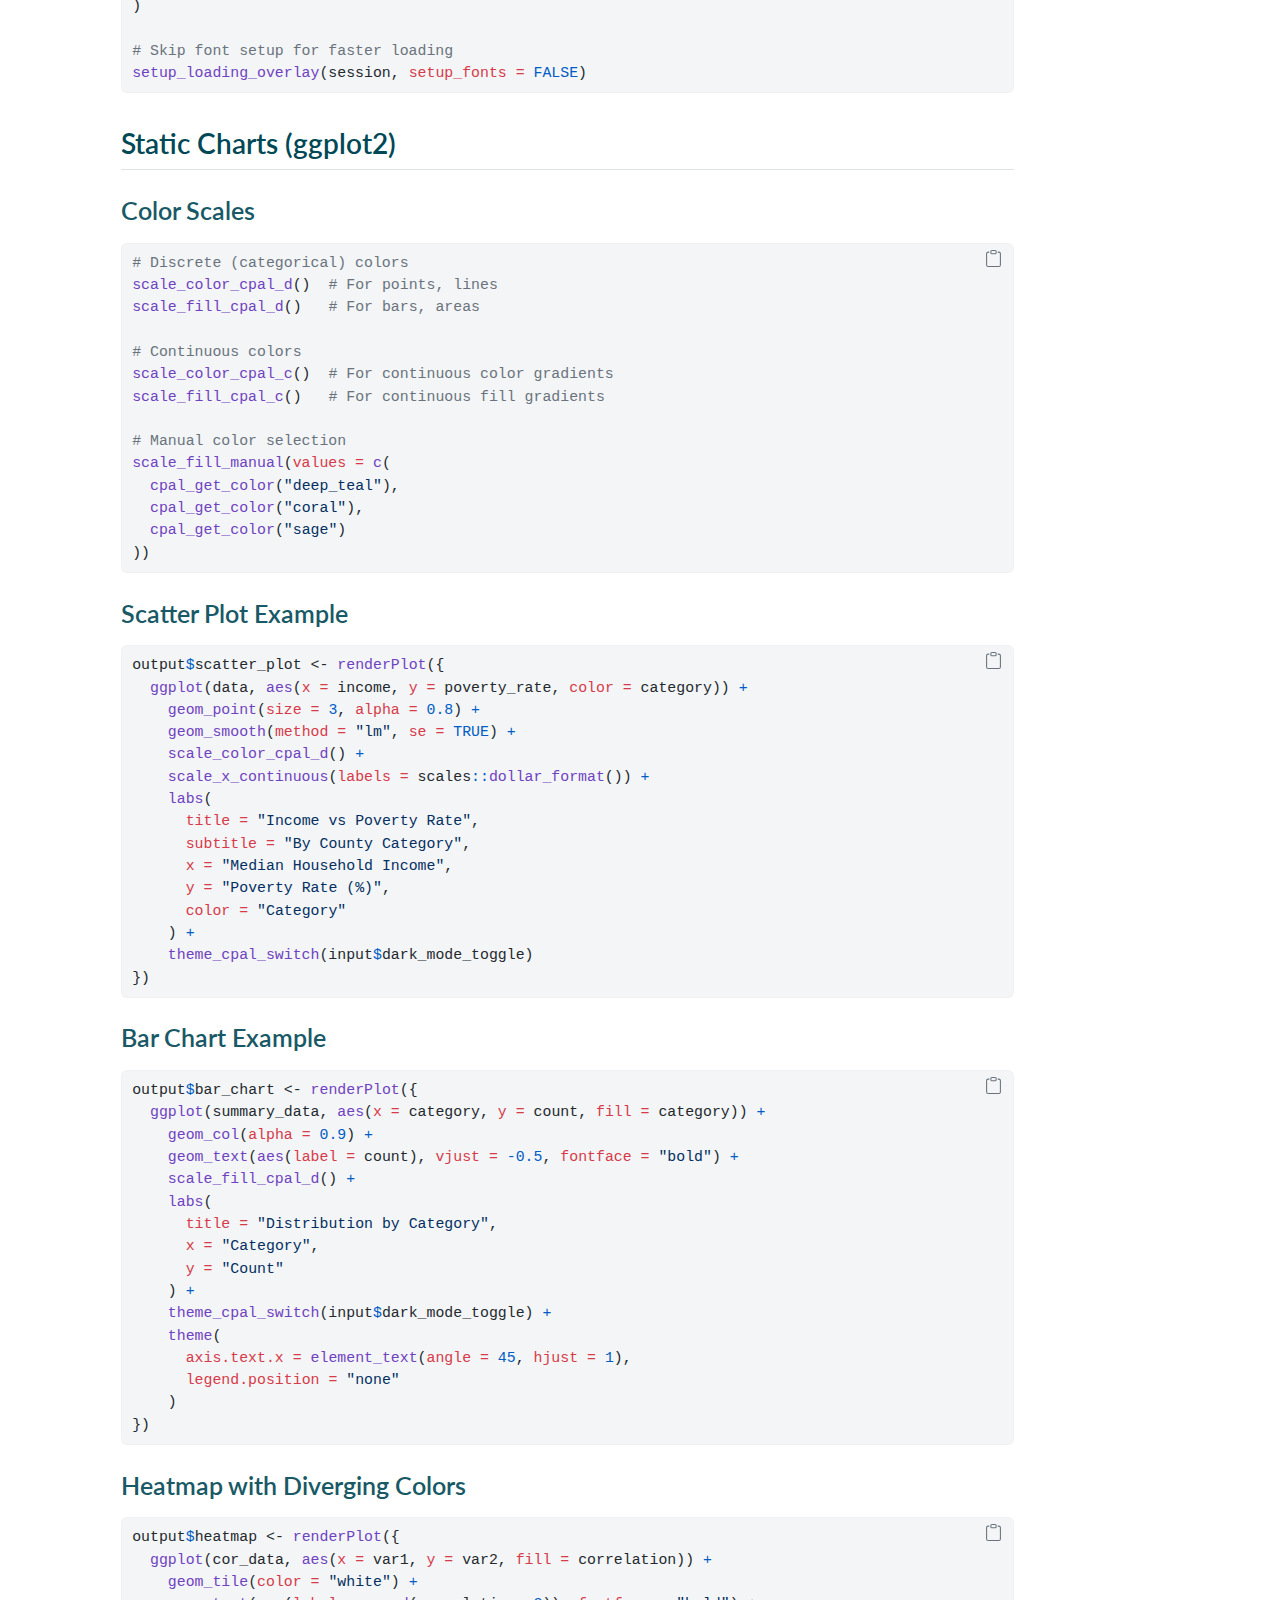
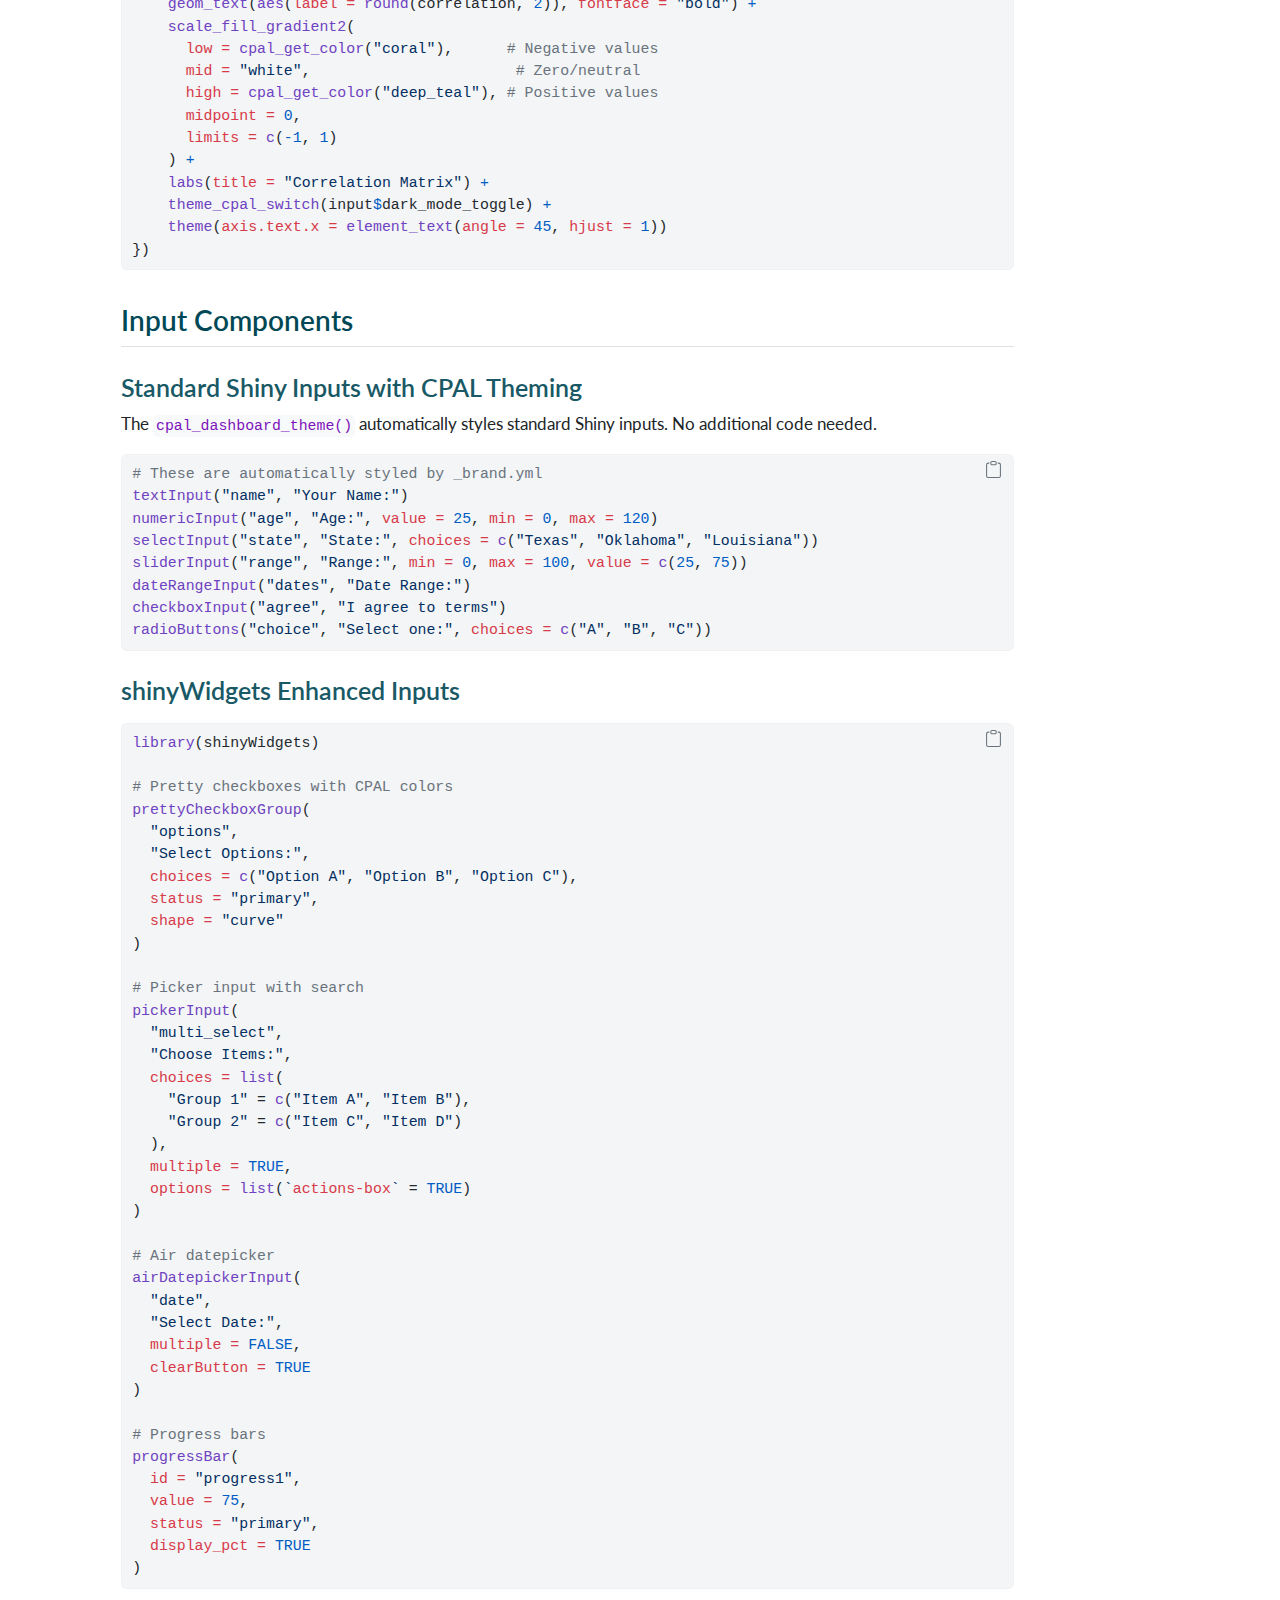
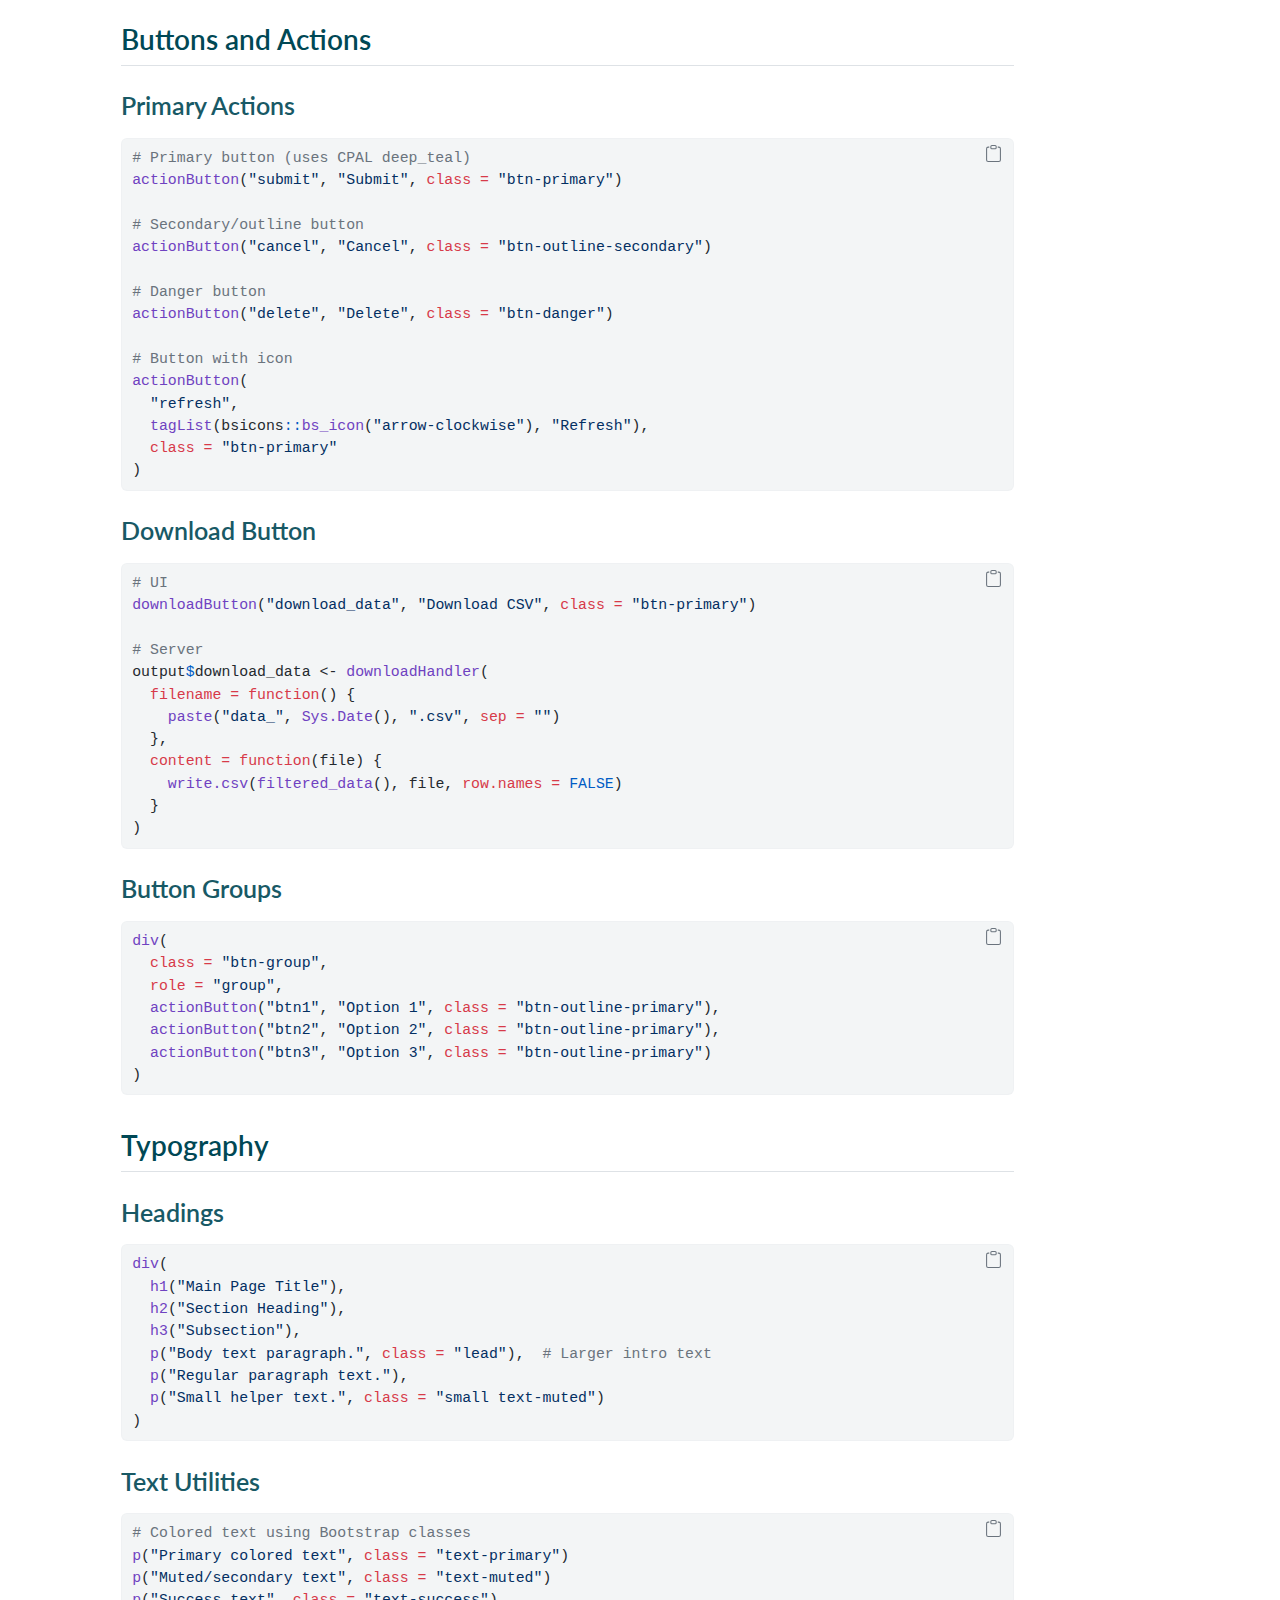
<file: docs/getting-started.html>
<!DOCTYPE html>
<html xmlns="http://www.w3.org/1999/xhtml" lang="en" xml:lang="en"><head>

<meta charset="utf-8">
<meta name="generator" content="quarto-1.4.549">

<meta name="viewport" content="width=device-width, initial-scale=1.0, user-scalable=yes">


<title>CPAL Shiny Showcase - Getting Started</title>
<style>
code{white-space: pre-wrap;}
span.smallcaps{font-variant: small-caps;}
div.columns{display: flex; gap: min(4vw, 1.5em);}
div.column{flex: auto; overflow-x: auto;}
div.hanging-indent{margin-left: 1.5em; text-indent: -1.5em;}
ul.task-list{list-style: none;}
ul.task-list li input[type="checkbox"] {
  width: 0.8em;
  margin: 0 0.8em 0.2em -1em; /* quarto-specific, see https://github.com/quarto-dev/quarto-cli/issues/4556 */ 
  vertical-align: middle;
}
/* CSS for syntax highlighting */
pre > code.sourceCode { white-space: pre; position: relative; }
pre > code.sourceCode > span { line-height: 1.25; }
pre > code.sourceCode > span:empty { height: 1.2em; }
.sourceCode { overflow: visible; }
code.sourceCode > span { color: inherit; text-decoration: inherit; }
div.sourceCode { margin: 1em 0; }
pre.sourceCode { margin: 0; }
@media screen {
div.sourceCode { overflow: auto; }
}
@media print {
pre > code.sourceCode { white-space: pre-wrap; }
pre > code.sourceCode > span { text-indent: -5em; padding-left: 5em; }
}
pre.numberSource code
  { counter-reset: source-line 0; }
pre.numberSource code > span
  { position: relative; left: -4em; counter-increment: source-line; }
pre.numberSource code > span > a:first-child::before
  { content: counter(source-line);
    position: relative; left: -1em; text-align: right; vertical-align: baseline;
    border: none; display: inline-block;
    -webkit-touch-callout: none; -webkit-user-select: none;
    -khtml-user-select: none; -moz-user-select: none;
    -ms-user-select: none; user-select: none;
    padding: 0 4px; width: 4em;
  }
pre.numberSource { margin-left: 3em;  padding-left: 4px; }
div.sourceCode
  {   }
@media screen {
pre > code.sourceCode > span > a:first-child::before { text-decoration: underline; }
}
</style>


<script src="site_libs/quarto-nav/quarto-nav.js"></script>
<script src="site_libs/quarto-nav/headroom.min.js"></script>
<script src="site_libs/clipboard/clipboard.min.js"></script>
<script src="site_libs/quarto-search/autocomplete.umd.js"></script>
<script src="site_libs/quarto-search/fuse.min.js"></script>
<script src="site_libs/quarto-search/quarto-search.js"></script>
<meta name="quarto:offset" content="./">
<script src="site_libs/quarto-html/quarto.js"></script>
<script src="site_libs/quarto-html/popper.min.js"></script>
<script src="site_libs/quarto-html/tippy.umd.min.js"></script>
<script src="site_libs/quarto-html/anchor.min.js"></script>
<link href="site_libs/quarto-html/tippy.css" rel="stylesheet">
<link href="site_libs/quarto-html/quarto-syntax-highlighting.css" rel="stylesheet" class="quarto-color-scheme" id="quarto-text-highlighting-styles">
<link href="site_libs/quarto-html/quarto-syntax-highlighting-dark.css" rel="prefetch" class="quarto-color-scheme quarto-color-alternate" id="quarto-text-highlighting-styles">
<script src="site_libs/bootstrap/bootstrap.min.js"></script>
<link href="site_libs/bootstrap/bootstrap-icons.css" rel="stylesheet">
<link href="site_libs/bootstrap/bootstrap.min.css" rel="stylesheet" class="quarto-color-scheme" id="quarto-bootstrap" data-mode="light">
<link href="site_libs/bootstrap/bootstrap-dark.min.css" rel="prefetch" class="quarto-color-scheme quarto-color-alternate" id="quarto-bootstrap" data-mode="dark">
<script id="quarto-search-options" type="application/json">{
  "location": "navbar",
  "copy-button": false,
  "collapse-after": 3,
  "panel-placement": "end",
  "type": "overlay",
  "limit": 50,
  "keyboard-shortcut": [
    "f",
    "/",
    "s"
  ],
  "show-item-context": false,
  "language": {
    "search-no-results-text": "No results",
    "search-matching-documents-text": "matching documents",
    "search-copy-link-title": "Copy link to search",
    "search-hide-matches-text": "Hide additional matches",
    "search-more-match-text": "more match in this document",
    "search-more-matches-text": "more matches in this document",
    "search-clear-button-title": "Clear",
    "search-text-placeholder": "",
    "search-detached-cancel-button-title": "Cancel",
    "search-submit-button-title": "Submit",
    "search-label": "Search"
  }
}</script>


<link rel="stylesheet" href="styles.css">
</head>

<body class="nav-fixed">

<div id="quarto-search-results"></div>
  <header id="quarto-header" class="headroom fixed-top">
    <nav class="navbar navbar-expand-lg " data-bs-theme="dark">
      <div class="navbar-container container-fluid">
      <div class="navbar-brand-container mx-auto">
    <a href="./index.html" class="navbar-brand navbar-brand-logo">
    <img src="./images/CPAL_Logo_White.png" alt="Child Poverty Action Lab" class="navbar-logo">
    </a>
    <a class="navbar-brand" href="./index.html">
    <span class="navbar-title">CPAL Shiny Showcase</span>
    </a>
  </div>
            <div id="quarto-search" class="" title="Search"></div>
          <button class="navbar-toggler" type="button" data-bs-toggle="collapse" data-bs-target="#navbarCollapse" aria-controls="navbarCollapse" aria-expanded="false" aria-label="Toggle navigation" onclick="if (window.quartoToggleHeadroom) { window.quartoToggleHeadroom(); }">
  <span class="navbar-toggler-icon"></span>
</button>
          <div class="collapse navbar-collapse" id="navbarCollapse">
            <ul class="navbar-nav navbar-nav-scroll me-auto">
  <li class="nav-item">
    <a class="nav-link" href="./index.html"> 
<span class="menu-text">Home</span></a>
  </li>  
  <li class="nav-item">
    <a class="nav-link active" href="./getting-started.html" aria-current="page"> 
<span class="menu-text">Getting Started</span></a>
  </li>  
  <li class="nav-item">
    <a class="nav-link" href="./templates.html"> 
<span class="menu-text">Templates</span></a>
  </li>  
</ul>
          </div> <!-- /navcollapse -->
          <div class="quarto-navbar-tools">
  <a href="" class="quarto-color-scheme-toggle quarto-navigation-tool  px-1" onclick="window.quartoToggleColorScheme(); return false;" title="Toggle dark mode"><i class="bi"></i></a>
</div>
      </div> <!-- /container-fluid -->
    </nav>
</header>
<!-- content -->
<div id="quarto-content" class="quarto-container page-columns page-rows-contents page-layout-article page-navbar">
<!-- sidebar -->
<!-- margin-sidebar -->
    <div id="quarto-margin-sidebar" class="sidebar margin-sidebar">
        <nav id="TOC" role="doc-toc" class="toc-active">
    <h2 id="toc-title">On this page</h2>
   
  <ul>
  <li><a href="#prerequisites" id="toc-prerequisites" class="nav-link active" data-scroll-target="#prerequisites">Prerequisites</a>
  <ul class="collapse">
  <li><a href="#required-packages" id="toc-required-packages" class="nav-link" data-scroll-target="#required-packages">Required Packages</a></li>
  <li><a href="#minimum-package-versions" id="toc-minimum-package-versions" class="nav-link" data-scroll-target="#minimum-package-versions">Minimum Package Versions</a></li>
  </ul></li>
  <li><a href="#project-setup" id="toc-project-setup" class="nav-link" data-scroll-target="#project-setup">Project Setup</a>
  <ul class="collapse">
  <li><a href="#recommended-project-structure" id="toc-recommended-project-structure" class="nav-link" data-scroll-target="#recommended-project-structure">Recommended Project Structure</a></li>
  <li><a href="#quick-start-with-templates" id="toc-quick-start-with-templates" class="nav-link" data-scroll-target="#quick-start-with-templates">Quick Start with Templates</a></li>
  <li><a href="#getting-the-brand-file" id="toc-getting-the-brand-file" class="nav-link" data-scroll-target="#getting-the-brand-file">Getting the Brand File</a></li>
  <li><a href="#data-folder" id="toc-data-folder" class="nav-link" data-scroll-target="#data-folder">Data Folder</a></li>
  <li><a href="#environment-variables-secrets" id="toc-environment-variables-secrets" class="nav-link" data-scroll-target="#environment-variables-secrets">Environment Variables &amp; Secrets</a></li>
  <li><a href="#when-to-use-the-views-folder" id="toc-when-to-use-the-views-folder" class="nav-link" data-scroll-target="#when-to-use-the-views-folder">When to Use the Views Folder</a></li>
  </ul></li>
  <li><a href="#brand-configuration" id="toc-brand-configuration" class="nav-link" data-scroll-target="#brand-configuration">Brand Configuration</a>
  <ul class="collapse">
  <li><a href="#key-color-definitions" id="toc-key-color-definitions" class="nav-link" data-scroll-target="#key-color-definitions">Key Color Definitions</a></li>
  <li><a href="#using-colors-in-your-code" id="toc-using-colors-in-your-code" class="nav-link" data-scroll-target="#using-colors-in-your-code">Using Colors in Your Code</a></li>
  </ul></li>
  <li><a href="#app-theme-setup" id="toc-app-theme-setup" class="nav-link" data-scroll-target="#app-theme-setup">App Theme Setup</a>
  <ul class="collapse">
  <li><a href="#basic-app-structure" id="toc-basic-app-structure" class="nav-link" data-scroll-target="#basic-app-structure">Basic App Structure</a></li>
  <li><a href="#header-with-logo-and-dark-mode-toggle" id="toc-header-with-logo-and-dark-mode-toggle" class="nav-link" data-scroll-target="#header-with-logo-and-dark-mode-toggle">Header with Logo and Dark Mode Toggle</a></li>
  </ul></li>
  <li><a href="#darklight-mode-support" id="toc-darklight-mode-support" class="nav-link" data-scroll-target="#darklight-mode-support">Dark/Light Mode Support</a>
  <ul class="collapse">
  <li><a href="#recommended-approach-theme_cpal_switch" id="toc-recommended-approach-theme_cpal_switch" class="nav-link" data-scroll-target="#recommended-approach-theme_cpal_switch">Recommended Approach: theme_cpal_switch()</a></li>
  <li><a href="#performance-using-bindcache" id="toc-performance-using-bindcache" class="nav-link" data-scroll-target="#performance-using-bindcache">Performance: Using bindCache()</a></li>
  <li><a href="#theme-functions" id="toc-theme-functions" class="nav-link" data-scroll-target="#theme-functions">Theme Functions</a></li>
  <li><a href="#example-dark-mode-compatible-plot" id="toc-example-dark-mode-compatible-plot" class="nav-link" data-scroll-target="#example-dark-mode-compatible-plot">Example: Dark Mode Compatible Plot</a></li>
  </ul></li>
  <li><a href="#loading-spinner" id="toc-loading-spinner" class="nav-link" data-scroll-target="#loading-spinner">Loading Spinner</a>
  <ul class="collapse">
  <li><a href="#quick-setup-using-template" id="toc-quick-setup-using-template" class="nav-link" data-scroll-target="#quick-setup-using-template">Quick Setup (Using Template)</a></li>
  <li><a href="#manual-setup-without-template" id="toc-manual-setup-without-template" class="nav-link" data-scroll-target="#manual-setup-without-template">Manual Setup (Without Template)</a></li>
  <li><a href="#customizing-the-spinner" id="toc-customizing-the-spinner" class="nav-link" data-scroll-target="#customizing-the-spinner">Customizing the Spinner</a></li>
  </ul></li>
  <li><a href="#static-charts-ggplot2" id="toc-static-charts-ggplot2" class="nav-link" data-scroll-target="#static-charts-ggplot2">Static Charts (ggplot2)</a>
  <ul class="collapse">
  <li><a href="#color-scales" id="toc-color-scales" class="nav-link" data-scroll-target="#color-scales">Color Scales</a></li>
  <li><a href="#scatter-plot-example" id="toc-scatter-plot-example" class="nav-link" data-scroll-target="#scatter-plot-example">Scatter Plot Example</a></li>
  <li><a href="#bar-chart-example" id="toc-bar-chart-example" class="nav-link" data-scroll-target="#bar-chart-example">Bar Chart Example</a></li>
  <li><a href="#heatmap-with-diverging-colors" id="toc-heatmap-with-diverging-colors" class="nav-link" data-scroll-target="#heatmap-with-diverging-colors">Heatmap with Diverging Colors</a></li>
  </ul></li>
  <li><a href="#input-components" id="toc-input-components" class="nav-link" data-scroll-target="#input-components">Input Components</a>
  <ul class="collapse">
  <li><a href="#standard-shiny-inputs-with-cpal-theming" id="toc-standard-shiny-inputs-with-cpal-theming" class="nav-link" data-scroll-target="#standard-shiny-inputs-with-cpal-theming">Standard Shiny Inputs with CPAL Theming</a></li>
  <li><a href="#shinywidgets-enhanced-inputs" id="toc-shinywidgets-enhanced-inputs" class="nav-link" data-scroll-target="#shinywidgets-enhanced-inputs">shinyWidgets Enhanced Inputs</a></li>
  </ul></li>
  <li><a href="#buttons-and-actions" id="toc-buttons-and-actions" class="nav-link" data-scroll-target="#buttons-and-actions">Buttons and Actions</a>
  <ul class="collapse">
  <li><a href="#primary-actions" id="toc-primary-actions" class="nav-link" data-scroll-target="#primary-actions">Primary Actions</a></li>
  <li><a href="#download-button" id="toc-download-button" class="nav-link" data-scroll-target="#download-button">Download Button</a></li>
  <li><a href="#button-groups" id="toc-button-groups" class="nav-link" data-scroll-target="#button-groups">Button Groups</a></li>
  </ul></li>
  <li><a href="#typography" id="toc-typography" class="nav-link" data-scroll-target="#typography">Typography</a>
  <ul class="collapse">
  <li><a href="#headings" id="toc-headings" class="nav-link" data-scroll-target="#headings">Headings</a></li>
  <li><a href="#text-utilities" id="toc-text-utilities" class="nav-link" data-scroll-target="#text-utilities">Text Utilities</a></li>
  <li><a href="#cards-with-headers" id="toc-cards-with-headers" class="nav-link" data-scroll-target="#cards-with-headers">Cards with Headers</a></li>
  </ul></li>
  <li><a href="#data-tables" id="toc-data-tables" class="nav-link" data-scroll-target="#data-tables">Data Tables</a>
  <ul class="collapse">
  <li><a href="#gt-tables-staticprint-ready" id="toc-gt-tables-staticprint-ready" class="nav-link" data-scroll-target="#gt-tables-staticprint-ready">GT Tables (Static/Print-Ready)</a></li>
  <li><a href="#gt-tables-interactive-with-pagination" id="toc-gt-tables-interactive-with-pagination" class="nav-link" data-scroll-target="#gt-tables-interactive-with-pagination">GT Tables (Interactive with Pagination)</a></li>
  <li><a href="#reactable-tables" id="toc-reactable-tables" class="nav-link" data-scroll-target="#reactable-tables">Reactable Tables</a></li>
  <li><a href="#dt-datatables" id="toc-dt-datatables" class="nav-link" data-scroll-target="#dt-datatables">DT DataTables</a></li>
  </ul></li>
  <li><a href="#interactive-charts-maps-tbd" id="toc-interactive-charts-maps-tbd" class="nav-link" data-scroll-target="#interactive-charts-maps-tbd">Interactive Charts &amp; Maps (TBD)</a></li>
  <li><a href="#complete-example-app" id="toc-complete-example-app" class="nav-link" data-scroll-target="#complete-example-app">Complete Example App</a></li>
  <li><a href="#troubleshooting" id="toc-troubleshooting" class="nav-link" data-scroll-target="#troubleshooting">Troubleshooting</a>
  <ul class="collapse">
  <li><a href="#common-issues" id="toc-common-issues" class="nav-link" data-scroll-target="#common-issues">Common Issues</a></li>
  </ul></li>
  <li><a href="#additional-resources" id="toc-additional-resources" class="nav-link" data-scroll-target="#additional-resources">Additional Resources</a></li>
  </ul>
<div class="toc-actions"><ul><li><a href="https://github.com/childpovertyactionlab/shiny-showcase/issues/new" class="toc-action"><i class="bi bi-github"></i>Report an issue</a></li><li><a href="https://github.com/childpovertyactionlab/shiny-showcase/blob/main/getting-started.qmd" class="toc-action"><i class="bi empty"></i>View source</a></li></ul></div></nav>
    </div>
<!-- main -->
<main class="content" id="quarto-document-content">

<header id="title-block-header" class="quarto-title-block default">
<div class="quarto-title">
<h1 class="title">Getting Started</h1>
<p class="subtitle lead">Complete guide to building CPAL Shiny dashboards</p>
</div>



<div class="quarto-title-meta">

    
  
    
  </div>
  


</header>


<p>A comprehensive guide to using CPAL-themed components in your Shiny applications. This documentation covers setup, theming, and implementation of various UI components using the <code>cpaltemplates</code> package.</p>
<section id="prerequisites" class="level2">
<h2 class="anchored" data-anchor-id="prerequisites">Prerequisites</h2>
<section id="required-packages" class="level3">
<h3 class="anchored" data-anchor-id="required-packages">Required Packages</h3>
<div class="cell">
<div class="sourceCode cell-code" id="cb1"><pre class="sourceCode r code-with-copy"><code class="sourceCode r"><span id="cb1-1"><a href="#cb1-1" aria-hidden="true" tabindex="-1"></a><span class="co"># Install cpaltemplates from GitHub</span></span>
<span id="cb1-2"><a href="#cb1-2" aria-hidden="true" tabindex="-1"></a>remotes<span class="sc">::</span><span class="fu">install_github</span>(<span class="st">"childpovertyactionlab/cpaltemplates"</span>)</span>
<span id="cb1-3"><a href="#cb1-3" aria-hidden="true" tabindex="-1"></a></span>
<span id="cb1-4"><a href="#cb1-4" aria-hidden="true" tabindex="-1"></a><span class="co"># Core packages</span></span>
<span id="cb1-5"><a href="#cb1-5" aria-hidden="true" tabindex="-1"></a><span class="fu">install.packages</span>(<span class="fu">c</span>(</span>
<span id="cb1-6"><a href="#cb1-6" aria-hidden="true" tabindex="-1"></a>  <span class="st">"shiny"</span>,</span>
<span id="cb1-7"><a href="#cb1-7" aria-hidden="true" tabindex="-1"></a>  <span class="st">"shinyjs"</span>,</span>
<span id="cb1-8"><a href="#cb1-8" aria-hidden="true" tabindex="-1"></a>  <span class="st">"bslib"</span>,</span>
<span id="cb1-9"><a href="#cb1-9" aria-hidden="true" tabindex="-1"></a>  <span class="st">"bsicons"</span>,</span>
<span id="cb1-10"><a href="#cb1-10" aria-hidden="true" tabindex="-1"></a>  <span class="st">"ggplot2"</span>,</span>
<span id="cb1-11"><a href="#cb1-11" aria-hidden="true" tabindex="-1"></a>  <span class="st">"dplyr"</span>,</span>
<span id="cb1-12"><a href="#cb1-12" aria-hidden="true" tabindex="-1"></a>  <span class="st">"thematic"</span>,</span>
<span id="cb1-13"><a href="#cb1-13" aria-hidden="true" tabindex="-1"></a>  <span class="st">"gt"</span>,</span>
<span id="cb1-14"><a href="#cb1-14" aria-hidden="true" tabindex="-1"></a>  <span class="st">"reactable"</span>,</span>
<span id="cb1-15"><a href="#cb1-15" aria-hidden="true" tabindex="-1"></a>  <span class="st">"DT"</span>,</span>
<span id="cb1-16"><a href="#cb1-16" aria-hidden="true" tabindex="-1"></a>  <span class="st">"shinyWidgets"</span></span>
<span id="cb1-17"><a href="#cb1-17" aria-hidden="true" tabindex="-1"></a>))</span></code><button title="Copy to Clipboard" class="code-copy-button"><i class="bi"></i></button></pre></div>
</div>
</section>
<section id="minimum-package-versions" class="level3">
<h3 class="anchored" data-anchor-id="minimum-package-versions">Minimum Package Versions</h3>
<ul>
<li>R &gt;= 4.1.0</li>
<li>shiny &gt;= 1.7.0</li>
<li>bslib &gt;= 0.5.0</li>
<li>cpaltemplates &gt;= 2.6.0</li>
</ul>
</section>
</section>
<section id="project-setup" class="level2">
<h2 class="anchored" data-anchor-id="project-setup">Project Setup</h2>
<section id="recommended-project-structure" class="level3">
<h3 class="anchored" data-anchor-id="recommended-project-structure">Recommended Project Structure</h3>
<pre><code>your-shiny-app/
├── app.R                 # Main application file
├── _brand.yml            # CPAL brand configuration (from cpaltemplates)
├── .env                  # Environment variables for tokens/secrets (DO NOT COMMIT)
├── .gitignore            # Should include .env, .Renviron
├── R/
│   ├── helpers.R         # Custom helper functions
│   └── loading-spinner.R # Loading overlay component (from templates/)
├── data/                 # Optional: only needed for local data files
│   └── your_data.rds     # (Not needed if connecting to database)
├── www/
│   └── images/
│       └── CPAL_Logo_OneColor.png
└── views/                # Optional: modular UI files (see below)
    ├── header-ui.R
    └── sidebar-ui.R</code></pre>
</section>
<section id="quick-start-with-templates" class="level3">
<h3 class="anchored" data-anchor-id="quick-start-with-templates">Quick Start with Templates</h3>
<p>This repository includes ready-to-use template files in the <code>templates/</code> folder:</p>
<table class="table">
<colgroup>
<col style="width: 45%">
<col style="width: 27%">
<col style="width: 27%">
</colgroup>
<thead>
<tr class="header">
<th>Template File</th>
<th>Copy To</th>
<th>Purpose</th>
</tr>
</thead>
<tbody>
<tr class="odd">
<td><code>templates/app-template.R</code></td>
<td><code>app.R</code></td>
<td>Complete starter app</td>
</tr>
<tr class="even">
<td><code>templates/header-template.R</code></td>
<td><code>views/header-ui.R</code></td>
<td>Header with logo &amp; dark mode</td>
</tr>
<tr class="odd">
<td><code>templates/loading-spinner-template.R</code></td>
<td><code>R/loading-spinner.R</code></td>
<td>Loading overlay functions</td>
</tr>
</tbody>
</table>
</section>
<section id="getting-the-brand-file" class="level3">
<h3 class="anchored" data-anchor-id="getting-the-brand-file">Getting the Brand File</h3>
<p>The <code>_brand.yml</code> file can be automatically added to your project using cpaltemplates:</p>
<div class="cell">
<div class="sourceCode cell-code" id="cb3"><pre class="sourceCode r code-with-copy"><code class="sourceCode r"><span id="cb3-1"><a href="#cb3-1" aria-hidden="true" tabindex="-1"></a><span class="fu">library</span>(cpaltemplates)</span>
<span id="cb3-2"><a href="#cb3-2" aria-hidden="true" tabindex="-1"></a></span>
<span id="cb3-3"><a href="#cb3-3" aria-hidden="true" tabindex="-1"></a><span class="co"># This copies _brand.yml to your project root</span></span>
<span id="cb3-4"><a href="#cb3-4" aria-hidden="true" tabindex="-1"></a><span class="fu">use_cpal_brand</span>()</span></code><button title="Copy to Clipboard" class="code-copy-button"><i class="bi"></i></button></pre></div>
</div>
<p>Alternatively, copy it manually from the <code>shiny-showcase</code> repository.</p>
</section>
<section id="data-folder" class="level3">
<h3 class="anchored" data-anchor-id="data-folder">Data Folder</h3>
<p>The <code>data/</code> folder is <strong>optional</strong> and only needed if you’re loading data from local files:</p>
<div class="cell">
<div class="sourceCode cell-code" id="cb4"><pre class="sourceCode r code-with-copy"><code class="sourceCode r"><span id="cb4-1"><a href="#cb4-1" aria-hidden="true" tabindex="-1"></a><span class="co"># Local file approach</span></span>
<span id="cb4-2"><a href="#cb4-2" aria-hidden="true" tabindex="-1"></a>your_data <span class="ot">&lt;-</span> <span class="fu">readRDS</span>(<span class="st">"data/your_data.rds"</span>)</span></code><button title="Copy to Clipboard" class="code-copy-button"><i class="bi"></i></button></pre></div>
</div>
<p><strong>If connecting to a database</strong> (e.g., Databricks, PostgreSQL), you don’t need a data folder:</p>
<div class="cell">
<div class="sourceCode cell-code" id="cb5"><pre class="sourceCode r code-with-copy"><code class="sourceCode r"><span id="cb5-1"><a href="#cb5-1" aria-hidden="true" tabindex="-1"></a><span class="co"># Database connection approach</span></span>
<span id="cb5-2"><a href="#cb5-2" aria-hidden="true" tabindex="-1"></a><span class="fu">library</span>(DBI)</span>
<span id="cb5-3"><a href="#cb5-3" aria-hidden="true" tabindex="-1"></a><span class="fu">library</span>(odbc)</span>
<span id="cb5-4"><a href="#cb5-4" aria-hidden="true" tabindex="-1"></a></span>
<span id="cb5-5"><a href="#cb5-5" aria-hidden="true" tabindex="-1"></a>con <span class="ot">&lt;-</span> <span class="fu">dbConnect</span>(</span>
<span id="cb5-6"><a href="#cb5-6" aria-hidden="true" tabindex="-1"></a>  odbc<span class="sc">::</span><span class="fu">odbc</span>(),</span>
<span id="cb5-7"><a href="#cb5-7" aria-hidden="true" tabindex="-1"></a>  <span class="at">dsn =</span> <span class="st">"your_databricks_dsn"</span></span>
<span id="cb5-8"><a href="#cb5-8" aria-hidden="true" tabindex="-1"></a>  <span class="co"># Or use connection string from environment variable</span></span>
<span id="cb5-9"><a href="#cb5-9" aria-hidden="true" tabindex="-1"></a>)</span>
<span id="cb5-10"><a href="#cb5-10" aria-hidden="true" tabindex="-1"></a></span>
<span id="cb5-11"><a href="#cb5-11" aria-hidden="true" tabindex="-1"></a>your_data <span class="ot">&lt;-</span> <span class="fu">dbGetQuery</span>(con, <span class="st">"SELECT * FROM your_schema.your_table"</span>)</span></code><button title="Copy to Clipboard" class="code-copy-button"><i class="bi"></i></button></pre></div>
</div>
</section>
<section id="environment-variables-secrets" class="level3">
<h3 class="anchored" data-anchor-id="environment-variables-secrets">Environment Variables &amp; Secrets</h3>
<p><strong>Never hardcode API tokens, database credentials, or secrets in your code.</strong></p>
<p>Create a <code>.env</code> file in your project root for sensitive values:</p>
<div class="sourceCode" id="cb6"><pre class="sourceCode bash code-with-copy"><code class="sourceCode bash"><span id="cb6-1"><a href="#cb6-1" aria-hidden="true" tabindex="-1"></a><span class="co"># .env file (DO NOT COMMIT TO GIT)</span></span>
<span id="cb6-2"><a href="#cb6-2" aria-hidden="true" tabindex="-1"></a><span class="va">MAPBOX_TOKEN</span><span class="op">=</span>pk.eyJ1IjoiY3BhbGFuYWx5dGljcyIsImEiOi...</span>
<span id="cb6-3"><a href="#cb6-3" aria-hidden="true" tabindex="-1"></a><span class="va">DATABASE_HOST</span><span class="op">=</span>your-databricks-host.cloud.databricks.com</span>
<span id="cb6-4"><a href="#cb6-4" aria-hidden="true" tabindex="-1"></a><span class="va">DATABASE_TOKEN</span><span class="op">=</span>your-secret-token</span></code><button title="Copy to Clipboard" class="code-copy-button"><i class="bi"></i></button></pre></div>
<p>Load environment variables in your app:</p>
<div class="cell">
<div class="sourceCode cell-code" id="cb7"><pre class="sourceCode r code-with-copy"><code class="sourceCode r"><span id="cb7-1"><a href="#cb7-1" aria-hidden="true" tabindex="-1"></a><span class="co"># At the top of app.R</span></span>
<span id="cb7-2"><a href="#cb7-2" aria-hidden="true" tabindex="-1"></a><span class="co"># Option 1: Using dotenv package</span></span>
<span id="cb7-3"><a href="#cb7-3" aria-hidden="true" tabindex="-1"></a><span class="fu">library</span>(dotenv)</span>
<span id="cb7-4"><a href="#cb7-4" aria-hidden="true" tabindex="-1"></a><span class="fu">load_dot_env</span>()</span>
<span id="cb7-5"><a href="#cb7-5" aria-hidden="true" tabindex="-1"></a></span>
<span id="cb7-6"><a href="#cb7-6" aria-hidden="true" tabindex="-1"></a><span class="co"># Option 2: Using .Renviron file (automatically loaded by R)</span></span>
<span id="cb7-7"><a href="#cb7-7" aria-hidden="true" tabindex="-1"></a><span class="co"># Create .Renviron file with same format as .env</span></span>
<span id="cb7-8"><a href="#cb7-8" aria-hidden="true" tabindex="-1"></a></span>
<span id="cb7-9"><a href="#cb7-9" aria-hidden="true" tabindex="-1"></a><span class="co"># Access variables</span></span>
<span id="cb7-10"><a href="#cb7-10" aria-hidden="true" tabindex="-1"></a><span class="fu">Sys.getenv</span>(<span class="st">"MAPBOX_TOKEN"</span>)</span>
<span id="cb7-11"><a href="#cb7-11" aria-hidden="true" tabindex="-1"></a><span class="fu">Sys.getenv</span>(<span class="st">"DATABASE_TOKEN"</span>)</span></code><button title="Copy to Clipboard" class="code-copy-button"><i class="bi"></i></button></pre></div>
</div>
<p><strong>Important:</strong> Add <code>.env</code> and <code>.Renviron</code> to your <code>.gitignore</code>:</p>
<pre><code># .gitignore
.env
.Renviron
*.secrets</code></pre>
</section>
<section id="when-to-use-the-views-folder" class="level3">
<h3 class="anchored" data-anchor-id="when-to-use-the-views-folder">When to Use the Views Folder</h3>
<p>The <code>views/</code> folder is for <strong>modular UI components</strong>. Use it based on your app’s complexity:</p>
<section id="simple-apps-no-views-needed" class="level4">
<h4 class="anchored" data-anchor-id="simple-apps-no-views-needed">Simple Apps (No Views Needed)</h4>
<p>For small apps with minimal UI, keep everything in <code>app.R</code>:</p>
<div class="cell">
<div class="sourceCode cell-code" id="cb9"><pre class="sourceCode r code-with-copy"><code class="sourceCode r"><span id="cb9-1"><a href="#cb9-1" aria-hidden="true" tabindex="-1"></a><span class="co"># app.R - Simple app (no views folder needed)</span></span>
<span id="cb9-2"><a href="#cb9-2" aria-hidden="true" tabindex="-1"></a>ui <span class="ot">&lt;-</span> <span class="fu">page_sidebar</span>(</span>
<span id="cb9-3"><a href="#cb9-3" aria-hidden="true" tabindex="-1"></a>  <span class="at">title =</span> <span class="st">"Simple Dashboard"</span>,</span>
<span id="cb9-4"><a href="#cb9-4" aria-hidden="true" tabindex="-1"></a>  <span class="at">theme =</span> <span class="fu">cpal_dashboard_theme</span>(),</span>
<span id="cb9-5"><a href="#cb9-5" aria-hidden="true" tabindex="-1"></a>  <span class="at">sidebar =</span> <span class="fu">sidebar</span>(</span>
<span id="cb9-6"><a href="#cb9-6" aria-hidden="true" tabindex="-1"></a>    <span class="fu">selectInput</span>(<span class="st">"filter"</span>, <span class="st">"Filter:"</span>, <span class="at">choices =</span> <span class="fu">c</span>(<span class="st">"A"</span>, <span class="st">"B"</span>))</span>
<span id="cb9-7"><a href="#cb9-7" aria-hidden="true" tabindex="-1"></a>  ),</span>
<span id="cb9-8"><a href="#cb9-8" aria-hidden="true" tabindex="-1"></a>  <span class="fu">plotOutput</span>(<span class="st">"my_plot"</span>)</span>
<span id="cb9-9"><a href="#cb9-9" aria-hidden="true" tabindex="-1"></a>)</span></code><button title="Copy to Clipboard" class="code-copy-button"><i class="bi"></i></button></pre></div>
</div>
<p><strong>Use this approach when:</strong></p>
<ul>
<li>Your app has 1-2 pages/sections</li>
<li>The UI code is under ~200 lines</li>
<li>You’re building a quick prototype</li>
<li>Only one person maintains the app</li>
</ul>
</section>
<section id="complex-apps-use-views" class="level4">
<h4 class="anchored" data-anchor-id="complex-apps-use-views">Complex Apps (Use Views)</h4>
<p>For larger apps, split UI into separate files in <code>views/</code>:</p>
<pre><code>views/
├── header-ui.R           # Header with logo and dark mode toggle
├── sidebar-ui.R          # Navigation sidebar
├── dashboard-ui.R        # Main dashboard page
├── analysis-ui.R         # Analysis/charts page
├── data-tables-ui.R      # Tables page
└── settings-ui.R         # Settings/config page</code></pre>
<p>Each view file exports a UI element:</p>
<div class="cell">
<div class="sourceCode cell-code" id="cb11"><pre class="sourceCode r code-with-copy"><code class="sourceCode r"><span id="cb11-1"><a href="#cb11-1" aria-hidden="true" tabindex="-1"></a><span class="co"># views/dashboard-ui.R</span></span>
<span id="cb11-2"><a href="#cb11-2" aria-hidden="true" tabindex="-1"></a>dashboard_ui <span class="ot">&lt;-</span> <span class="fu">div</span>(</span>
<span id="cb11-3"><a href="#cb11-3" aria-hidden="true" tabindex="-1"></a>  <span class="fu">h1</span>(<span class="st">"Dashboard"</span>),</span>
<span id="cb11-4"><a href="#cb11-4" aria-hidden="true" tabindex="-1"></a>  <span class="fu">layout_columns</span>(</span>
<span id="cb11-5"><a href="#cb11-5" aria-hidden="true" tabindex="-1"></a>    <span class="at">col_widths =</span> <span class="fu">c</span>(<span class="dv">6</span>, <span class="dv">6</span>),</span>
<span id="cb11-6"><a href="#cb11-6" aria-hidden="true" tabindex="-1"></a>    <span class="fu">card</span>(<span class="fu">card_header</span>(<span class="st">"Chart 1"</span>), <span class="fu">plotOutput</span>(<span class="st">"chart1"</span>)),</span>
<span id="cb11-7"><a href="#cb11-7" aria-hidden="true" tabindex="-1"></a>    <span class="fu">card</span>(<span class="fu">card_header</span>(<span class="st">"Chart 2"</span>), <span class="fu">plotOutput</span>(<span class="st">"chart2"</span>))</span>
<span id="cb11-8"><a href="#cb11-8" aria-hidden="true" tabindex="-1"></a>  )</span>
<span id="cb11-9"><a href="#cb11-9" aria-hidden="true" tabindex="-1"></a>)</span></code><button title="Copy to Clipboard" class="code-copy-button"><i class="bi"></i></button></pre></div>
</div>
<p>Then source in <code>app.R</code>:</p>
<div class="cell">
<div class="sourceCode cell-code" id="cb12"><pre class="sourceCode r code-with-copy"><code class="sourceCode r"><span id="cb12-1"><a href="#cb12-1" aria-hidden="true" tabindex="-1"></a><span class="co"># app.R - Complex app with views</span></span>
<span id="cb12-2"><a href="#cb12-2" aria-hidden="true" tabindex="-1"></a>ui <span class="ot">&lt;-</span> <span class="fu">page_sidebar</span>(</span>
<span id="cb12-3"><a href="#cb12-3" aria-hidden="true" tabindex="-1"></a>  <span class="at">title =</span> <span class="fu">source</span>(<span class="st">"views/header-ui.R"</span>)<span class="sc">$</span>value,</span>
<span id="cb12-4"><a href="#cb12-4" aria-hidden="true" tabindex="-1"></a>  <span class="at">theme =</span> <span class="fu">cpal_dashboard_theme</span>(),</span>
<span id="cb12-5"><a href="#cb12-5" aria-hidden="true" tabindex="-1"></a>  <span class="at">sidebar =</span> <span class="fu">source</span>(<span class="st">"views/sidebar-ui.R"</span>)<span class="sc">$</span>value,</span>
<span id="cb12-6"><a href="#cb12-6" aria-hidden="true" tabindex="-1"></a></span>
<span id="cb12-7"><a href="#cb12-7" aria-hidden="true" tabindex="-1"></a>  <span class="co"># Conditional sections</span></span>
<span id="cb12-8"><a href="#cb12-8" aria-hidden="true" tabindex="-1"></a>  <span class="fu">conditionalPanel</span>(</span>
<span id="cb12-9"><a href="#cb12-9" aria-hidden="true" tabindex="-1"></a>    <span class="at">condition =</span> <span class="st">"output.current_section == 'dashboard'"</span>,</span>
<span id="cb12-10"><a href="#cb12-10" aria-hidden="true" tabindex="-1"></a>    <span class="fu">source</span>(<span class="st">"views/dashboard-ui.R"</span>)<span class="sc">$</span>value</span>
<span id="cb12-11"><a href="#cb12-11" aria-hidden="true" tabindex="-1"></a>  ),</span>
<span id="cb12-12"><a href="#cb12-12" aria-hidden="true" tabindex="-1"></a>  <span class="fu">conditionalPanel</span>(</span>
<span id="cb12-13"><a href="#cb12-13" aria-hidden="true" tabindex="-1"></a>    <span class="at">condition =</span> <span class="st">"output.current_section == 'analysis'"</span>,</span>
<span id="cb12-14"><a href="#cb12-14" aria-hidden="true" tabindex="-1"></a>    <span class="fu">source</span>(<span class="st">"views/analysis-ui.R"</span>)<span class="sc">$</span>value</span>
<span id="cb12-15"><a href="#cb12-15" aria-hidden="true" tabindex="-1"></a>  )</span>
<span id="cb12-16"><a href="#cb12-16" aria-hidden="true" tabindex="-1"></a>)</span></code><button title="Copy to Clipboard" class="code-copy-button"><i class="bi"></i></button></pre></div>
</div>
<p><strong>Use views when:</strong></p>
<ul>
<li>Your app has 3+ pages/sections</li>
<li>The UI code exceeds ~200 lines</li>
<li>Multiple people work on the app</li>
<li>You want reusable components</li>
<li>You need clear separation of concerns</li>
</ul>
</section>
</section>
</section>
<section id="brand-configuration" class="level2">
<h2 class="anchored" data-anchor-id="brand-configuration">Brand Configuration</h2>
<p>The <code>_brand.yml</code> file is the foundation of CPAL theming. It defines colors, fonts, and Bootstrap defaults.</p>
<section id="key-color-definitions" class="level3">
<h3 class="anchored" data-anchor-id="key-color-definitions">Key Color Definitions</h3>
<div class="sourceCode" id="cb13"><pre class="sourceCode yaml code-with-copy"><code class="sourceCode yaml"><span id="cb13-1"><a href="#cb13-1" aria-hidden="true" tabindex="-1"></a><span class="co"># Core brand colors (defined in _brand.yml)</span></span>
<span id="cb13-2"><a href="#cb13-2" aria-hidden="true" tabindex="-1"></a><span class="fu">color</span><span class="kw">:</span></span>
<span id="cb13-3"><a href="#cb13-3" aria-hidden="true" tabindex="-1"></a><span class="at">  </span><span class="fu">palette</span><span class="kw">:</span></span>
<span id="cb13-4"><a href="#cb13-4" aria-hidden="true" tabindex="-1"></a><span class="at">    </span><span class="fu">midnight</span><span class="kw">:</span><span class="at"> </span><span class="st">"#004855"</span><span class="co">      # Darkest teal</span></span>
<span id="cb13-5"><a href="#cb13-5" aria-hidden="true" tabindex="-1"></a><span class="at">    </span><span class="fu">deep_teal</span><span class="kw">:</span><span class="at"> </span><span class="st">"#006878"</span><span class="co">     # Primary brand color</span></span>
<span id="cb13-6"><a href="#cb13-6" aria-hidden="true" tabindex="-1"></a><span class="at">    </span><span class="fu">coral</span><span class="kw">:</span><span class="at"> </span><span class="st">"#E86A50"</span><span class="co">         # Accent/warning color</span></span>
<span id="cb13-7"><a href="#cb13-7" aria-hidden="true" tabindex="-1"></a><span class="at">    </span><span class="fu">sage</span><span class="kw">:</span><span class="at"> </span><span class="st">"#5A8A6F"</span><span class="co">          # Secondary green</span></span>
<span id="cb13-8"><a href="#cb13-8" aria-hidden="true" tabindex="-1"></a><span class="at">    </span><span class="fu">slate</span><span class="kw">:</span><span class="at"> </span><span class="st">"#5C6B73"</span><span class="co">         # Neutral gray</span></span>
<span id="cb13-9"><a href="#cb13-9" aria-hidden="true" tabindex="-1"></a><span class="at">    </span><span class="fu">warm_gray</span><span class="kw">:</span><span class="at"> </span><span class="st">"#9BA8AB"</span><span class="co">     # Light neutral</span></span>
<span id="cb13-10"><a href="#cb13-10" aria-hidden="true" tabindex="-1"></a><span class="at">    </span><span class="fu">gold</span><span class="kw">:</span><span class="at"> </span><span class="st">"#B8860B"</span><span class="co">          # Highlight color</span></span>
<span id="cb13-11"><a href="#cb13-11" aria-hidden="true" tabindex="-1"></a><span class="at">    </span><span class="fu">plum</span><span class="kw">:</span><span class="at"> </span><span class="st">"#8B5E83"</span><span class="co">          # Alternative accent</span></span></code><button title="Copy to Clipboard" class="code-copy-button"><i class="bi"></i></button></pre></div>
</section>
<section id="using-colors-in-your-code" class="level3">
<h3 class="anchored" data-anchor-id="using-colors-in-your-code">Using Colors in Your Code</h3>
<div class="cell">
<div class="sourceCode cell-code" id="cb14"><pre class="sourceCode r code-with-copy"><code class="sourceCode r"><span id="cb14-1"><a href="#cb14-1" aria-hidden="true" tabindex="-1"></a><span class="fu">library</span>(cpaltemplates)</span>
<span id="cb14-2"><a href="#cb14-2" aria-hidden="true" tabindex="-1"></a></span>
<span id="cb14-3"><a href="#cb14-3" aria-hidden="true" tabindex="-1"></a><span class="co"># Get a specific color</span></span>
<span id="cb14-4"><a href="#cb14-4" aria-hidden="true" tabindex="-1"></a>primary_color <span class="ot">&lt;-</span> <span class="fu">cpal_get_color</span>(<span class="st">"deep_teal"</span>)</span>
<span id="cb14-5"><a href="#cb14-5" aria-hidden="true" tabindex="-1"></a><span class="co"># Returns: "#006878"</span></span>
<span id="cb14-6"><a href="#cb14-6" aria-hidden="true" tabindex="-1"></a></span>
<span id="cb14-7"><a href="#cb14-7" aria-hidden="true" tabindex="-1"></a><span class="co"># Get the primary brand color</span></span>
<span id="cb14-8"><a href="#cb14-8" aria-hidden="true" tabindex="-1"></a><span class="fu">cpal_get_primary_color</span>()</span>
<span id="cb14-9"><a href="#cb14-9" aria-hidden="true" tabindex="-1"></a><span class="co"># Returns: "#006878"</span></span>
<span id="cb14-10"><a href="#cb14-10" aria-hidden="true" tabindex="-1"></a></span>
<span id="cb14-11"><a href="#cb14-11" aria-hidden="true" tabindex="-1"></a><span class="co"># Available color names:</span></span>
<span id="cb14-12"><a href="#cb14-12" aria-hidden="true" tabindex="-1"></a><span class="co"># midnight, deep_teal, coral, sage, slate, warm_gray, gold, plum,</span></span>
<span id="cb14-13"><a href="#cb14-13" aria-hidden="true" tabindex="-1"></a><span class="co"># teal, coral_dark, white, neutral, black</span></span></code><button title="Copy to Clipboard" class="code-copy-button"><i class="bi"></i></button></pre></div>
</div>
</section>
</section>
<section id="app-theme-setup" class="level2">
<h2 class="anchored" data-anchor-id="app-theme-setup">App Theme Setup</h2>
<section id="basic-app-structure" class="level3">
<h3 class="anchored" data-anchor-id="basic-app-structure">Basic App Structure</h3>
<div class="cell">
<div class="sourceCode cell-code" id="cb15"><pre class="sourceCode r code-with-copy"><code class="sourceCode r"><span id="cb15-1"><a href="#cb15-1" aria-hidden="true" tabindex="-1"></a><span class="fu">library</span>(shiny)</span>
<span id="cb15-2"><a href="#cb15-2" aria-hidden="true" tabindex="-1"></a><span class="fu">library</span>(shinyjs)</span>
<span id="cb15-3"><a href="#cb15-3" aria-hidden="true" tabindex="-1"></a><span class="fu">library</span>(bslib)</span>
<span id="cb15-4"><a href="#cb15-4" aria-hidden="true" tabindex="-1"></a><span class="fu">library</span>(cpaltemplates)</span>
<span id="cb15-5"><a href="#cb15-5" aria-hidden="true" tabindex="-1"></a></span>
<span id="cb15-6"><a href="#cb15-6" aria-hidden="true" tabindex="-1"></a><span class="co"># Disable dev mode popups (recommended for production)</span></span>
<span id="cb15-7"><a href="#cb15-7" aria-hidden="true" tabindex="-1"></a><span class="fu">options</span>(<span class="at">shiny.devmode =</span> <span class="cn">FALSE</span>)</span>
<span id="cb15-8"><a href="#cb15-8" aria-hidden="true" tabindex="-1"></a></span>
<span id="cb15-9"><a href="#cb15-9" aria-hidden="true" tabindex="-1"></a>ui <span class="ot">&lt;-</span> <span class="fu">page_sidebar</span>(</span>
<span id="cb15-10"><a href="#cb15-10" aria-hidden="true" tabindex="-1"></a>  <span class="at">title =</span> <span class="st">"Your App Title"</span>,</span>
<span id="cb15-11"><a href="#cb15-11" aria-hidden="true" tabindex="-1"></a>  <span class="at">theme =</span> <span class="fu">cpal_dashboard_theme</span>(),  <span class="co"># Apply CPAL theme</span></span>
<span id="cb15-12"><a href="#cb15-12" aria-hidden="true" tabindex="-1"></a>  <span class="at">sidebar =</span> <span class="fu">sidebar</span>(</span>
<span id="cb15-13"><a href="#cb15-13" aria-hidden="true" tabindex="-1"></a>    <span class="co"># Your sidebar content</span></span>
<span id="cb15-14"><a href="#cb15-14" aria-hidden="true" tabindex="-1"></a>  ),</span>
<span id="cb15-15"><a href="#cb15-15" aria-hidden="true" tabindex="-1"></a>  <span class="fu">useShinyjs</span>(),  <span class="co"># Enable shinyjs</span></span>
<span id="cb15-16"><a href="#cb15-16" aria-hidden="true" tabindex="-1"></a>  <span class="co"># Your main content</span></span>
<span id="cb15-17"><a href="#cb15-17" aria-hidden="true" tabindex="-1"></a>)</span>
<span id="cb15-18"><a href="#cb15-18" aria-hidden="true" tabindex="-1"></a></span>
<span id="cb15-19"><a href="#cb15-19" aria-hidden="true" tabindex="-1"></a>server <span class="ot">&lt;-</span> <span class="cf">function</span>(input, output, session) {</span>
<span id="cb15-20"><a href="#cb15-20" aria-hidden="true" tabindex="-1"></a>  <span class="co"># Enable thematic for auto-theming ggplot2</span></span>
<span id="cb15-21"><a href="#cb15-21" aria-hidden="true" tabindex="-1"></a>  thematic<span class="sc">::</span><span class="fu">thematic_on</span>()</span>
<span id="cb15-22"><a href="#cb15-22" aria-hidden="true" tabindex="-1"></a></span>
<span id="cb15-23"><a href="#cb15-23" aria-hidden="true" tabindex="-1"></a>  <span class="co"># Your server logic</span></span>
<span id="cb15-24"><a href="#cb15-24" aria-hidden="true" tabindex="-1"></a>}</span>
<span id="cb15-25"><a href="#cb15-25" aria-hidden="true" tabindex="-1"></a></span>
<span id="cb15-26"><a href="#cb15-26" aria-hidden="true" tabindex="-1"></a><span class="fu">shinyApp</span>(<span class="at">ui =</span> ui, <span class="at">server =</span> server)</span></code><button title="Copy to Clipboard" class="code-copy-button"><i class="bi"></i></button></pre></div>
</div>
</section>
<section id="header-with-logo-and-dark-mode-toggle" class="level3">
<h3 class="anchored" data-anchor-id="header-with-logo-and-dark-mode-toggle">Header with Logo and Dark Mode Toggle</h3>
<p>A reusable header template is available at <code>templates/header-template.R</code>. Copy it to <code>views/header-ui.R</code> and customize:</p>
<div class="cell">
<div class="sourceCode cell-code" id="cb16"><pre class="sourceCode r code-with-copy"><code class="sourceCode r"><span id="cb16-1"><a href="#cb16-1" aria-hidden="true" tabindex="-1"></a><span class="co"># views/header-ui.R (copy from templates/header-template.R)</span></span>
<span id="cb16-2"><a href="#cb16-2" aria-hidden="true" tabindex="-1"></a>header_ui <span class="ot">&lt;-</span> <span class="fu">div</span>(</span>
<span id="cb16-3"><a href="#cb16-3" aria-hidden="true" tabindex="-1"></a>  <span class="at">class =</span> <span class="st">"d-flex align-items-center justify-content-between w-100"</span>,</span>
<span id="cb16-4"><a href="#cb16-4" aria-hidden="true" tabindex="-1"></a></span>
<span id="cb16-5"><a href="#cb16-5" aria-hidden="true" tabindex="-1"></a>  <span class="co"># Left side: logo + title</span></span>
<span id="cb16-6"><a href="#cb16-6" aria-hidden="true" tabindex="-1"></a>  <span class="fu">div</span>(</span>
<span id="cb16-7"><a href="#cb16-7" aria-hidden="true" tabindex="-1"></a>    <span class="at">class =</span> <span class="st">"d-flex align-items-center"</span>,</span>
<span id="cb16-8"><a href="#cb16-8" aria-hidden="true" tabindex="-1"></a>    tags<span class="sc">$</span><span class="fu">img</span>(</span>
<span id="cb16-9"><a href="#cb16-9" aria-hidden="true" tabindex="-1"></a>      <span class="at">src =</span> <span class="st">"images/CPAL_Logo_OneColor.png"</span>,  <span class="co"># Place logo in www/images/</span></span>
<span id="cb16-10"><a href="#cb16-10" aria-hidden="true" tabindex="-1"></a>      <span class="at">height =</span> <span class="st">"30"</span>,</span>
<span id="cb16-11"><a href="#cb16-11" aria-hidden="true" tabindex="-1"></a>      <span class="at">class =</span> <span class="st">"me-2"</span></span>
<span id="cb16-12"><a href="#cb16-12" aria-hidden="true" tabindex="-1"></a>    ),</span>
<span id="cb16-13"><a href="#cb16-13" aria-hidden="true" tabindex="-1"></a>    tags<span class="sc">$</span><span class="fu">div</span>(<span class="st">"Your Dashboard Title"</span>, <span class="at">class =</span> <span class="st">"header-title"</span>)  <span class="co"># &lt;- MODIFY THIS</span></span>
<span id="cb16-14"><a href="#cb16-14" aria-hidden="true" tabindex="-1"></a>  ),</span>
<span id="cb16-15"><a href="#cb16-15" aria-hidden="true" tabindex="-1"></a></span>
<span id="cb16-16"><a href="#cb16-16" aria-hidden="true" tabindex="-1"></a>  <span class="co"># Right side: dark mode toggle</span></span>
<span id="cb16-17"><a href="#cb16-17" aria-hidden="true" tabindex="-1"></a>  <span class="co"># Options: "light" (default), "dark", or NULL (system preference)</span></span>
<span id="cb16-18"><a href="#cb16-18" aria-hidden="true" tabindex="-1"></a>  <span class="fu">input_dark_mode</span>(<span class="at">id =</span> <span class="st">"dark_mode_toggle"</span>, <span class="at">mode =</span> <span class="st">"light"</span>)</span>
<span id="cb16-19"><a href="#cb16-19" aria-hidden="true" tabindex="-1"></a>)</span></code><button title="Copy to Clipboard" class="code-copy-button"><i class="bi"></i></button></pre></div>
</div>
<p>Use in your app:</p>
<div class="cell">
<div class="sourceCode cell-code" id="cb17"><pre class="sourceCode r code-with-copy"><code class="sourceCode r"><span id="cb17-1"><a href="#cb17-1" aria-hidden="true" tabindex="-1"></a>ui <span class="ot">&lt;-</span> <span class="fu">page_sidebar</span>(</span>
<span id="cb17-2"><a href="#cb17-2" aria-hidden="true" tabindex="-1"></a>  <span class="at">title =</span> <span class="fu">source</span>(<span class="st">"views/header-ui.R"</span>)<span class="sc">$</span>value,</span>
<span id="cb17-3"><a href="#cb17-3" aria-hidden="true" tabindex="-1"></a>  <span class="at">theme =</span> <span class="fu">cpal_dashboard_theme</span>(),</span>
<span id="cb17-4"><a href="#cb17-4" aria-hidden="true" tabindex="-1"></a>  <span class="co"># ...</span></span>
<span id="cb17-5"><a href="#cb17-5" aria-hidden="true" tabindex="-1"></a>)</span></code><button title="Copy to Clipboard" class="code-copy-button"><i class="bi"></i></button></pre></div>
</div>
<div class="callout callout-style-default callout-note callout-titled">
<div class="callout-header d-flex align-content-center">
<div class="callout-icon-container">
<i class="callout-icon"></i>
</div>
<div class="callout-title-container flex-fill">
Note
</div>
</div>
<div class="callout-body-container callout-body">
<p>Make sure to place your logo file at <code>www/images/CPAL_Logo_OneColor.png</code> or update the path accordingly.</p>
</div>
</div>
</section>
</section>
<section id="darklight-mode-support" class="level2">
<h2 class="anchored" data-anchor-id="darklight-mode-support">Dark/Light Mode Support</h2>
<section id="recommended-approach-theme_cpal_switch" class="level3">
<h3 class="anchored" data-anchor-id="recommended-approach-theme_cpal_switch">Recommended Approach: theme_cpal_switch()</h3>
<p>The recommended approach for dark/light mode support is to use <code>theme_cpal_switch()</code>, which explicitly switches between <code>theme_cpal()</code> and <code>theme_cpal_dark()</code> based on the toggle state.</p>
<div class="cell">
<div class="sourceCode cell-code" id="cb18"><pre class="sourceCode r code-with-copy"><code class="sourceCode r"><span id="cb18-1"><a href="#cb18-1" aria-hidden="true" tabindex="-1"></a><span class="co"># Define the theme switcher function (add to your app or source from a helper file)</span></span>
<span id="cb18-2"><a href="#cb18-2" aria-hidden="true" tabindex="-1"></a>theme_cpal_switch <span class="ot">&lt;-</span> <span class="cf">function</span>(<span class="at">mode =</span> <span class="st">"light"</span>, ...) {</span>
<span id="cb18-3"><a href="#cb18-3" aria-hidden="true" tabindex="-1"></a>  <span class="cf">if</span> (<span class="fu">is.null</span>(mode) <span class="sc">||</span> mode <span class="sc">==</span> <span class="st">"light"</span>) {</span>
<span id="cb18-4"><a href="#cb18-4" aria-hidden="true" tabindex="-1"></a>    cpaltemplates<span class="sc">::</span><span class="fu">theme_cpal</span>(...)</span>
<span id="cb18-5"><a href="#cb18-5" aria-hidden="true" tabindex="-1"></a>  } <span class="cf">else</span> {</span>
<span id="cb18-6"><a href="#cb18-6" aria-hidden="true" tabindex="-1"></a>    cpaltemplates<span class="sc">::</span><span class="fu">theme_cpal_dark</span>(...)</span>
<span id="cb18-7"><a href="#cb18-7" aria-hidden="true" tabindex="-1"></a>  }</span>
<span id="cb18-8"><a href="#cb18-8" aria-hidden="true" tabindex="-1"></a>}</span>
<span id="cb18-9"><a href="#cb18-9" aria-hidden="true" tabindex="-1"></a></span>
<span id="cb18-10"><a href="#cb18-10" aria-hidden="true" tabindex="-1"></a>server <span class="ot">&lt;-</span> <span class="cf">function</span>(input, output, session) {</span>
<span id="cb18-11"><a href="#cb18-11" aria-hidden="true" tabindex="-1"></a>  <span class="co"># Your plots explicitly switch based on the dark mode toggle</span></span>
<span id="cb18-12"><a href="#cb18-12" aria-hidden="true" tabindex="-1"></a></span>
<span id="cb18-13"><a href="#cb18-13" aria-hidden="true" tabindex="-1"></a>  output<span class="sc">$</span>my_plot <span class="ot">&lt;-</span> <span class="fu">renderPlot</span>({</span>
<span id="cb18-14"><a href="#cb18-14" aria-hidden="true" tabindex="-1"></a>    <span class="fu">ggplot</span>(data, <span class="fu">aes</span>(x, y)) <span class="sc">+</span></span>
<span id="cb18-15"><a href="#cb18-15" aria-hidden="true" tabindex="-1"></a>      <span class="fu">geom_point</span>() <span class="sc">+</span></span>
<span id="cb18-16"><a href="#cb18-16" aria-hidden="true" tabindex="-1"></a>      <span class="fu">theme_cpal_switch</span>(input<span class="sc">$</span>dark_mode_toggle)</span>
<span id="cb18-17"><a href="#cb18-17" aria-hidden="true" tabindex="-1"></a>  })</span>
<span id="cb18-18"><a href="#cb18-18" aria-hidden="true" tabindex="-1"></a>}</span></code><button title="Copy to Clipboard" class="code-copy-button"><i class="bi"></i></button></pre></div>
</div>
</section>
<section id="performance-using-bindcache" class="level3">
<h3 class="anchored" data-anchor-id="performance-using-bindcache">Performance: Using bindCache()</h3>
<p>For faster theme switching, wrap your renderPlot with <code>bindCache()</code>:</p>
<div class="cell">
<div class="sourceCode cell-code" id="cb19"><pre class="sourceCode r code-with-copy"><code class="sourceCode r"><span id="cb19-1"><a href="#cb19-1" aria-hidden="true" tabindex="-1"></a>output<span class="sc">$</span>my_plot <span class="ot">&lt;-</span> <span class="fu">renderPlot</span>({</span>
<span id="cb19-2"><a href="#cb19-2" aria-hidden="true" tabindex="-1"></a>  <span class="fu">ggplot</span>(data, <span class="fu">aes</span>(x, y)) <span class="sc">+</span></span>
<span id="cb19-3"><a href="#cb19-3" aria-hidden="true" tabindex="-1"></a>    <span class="fu">geom_point</span>() <span class="sc">+</span></span>
<span id="cb19-4"><a href="#cb19-4" aria-hidden="true" tabindex="-1"></a>    <span class="fu">theme_cpal_switch</span>(input<span class="sc">$</span>dark_mode_toggle)</span>
<span id="cb19-5"><a href="#cb19-5" aria-hidden="true" tabindex="-1"></a>}) <span class="sc">%&gt;%</span> <span class="fu">bindCache</span>(</span>
<span id="cb19-6"><a href="#cb19-6" aria-hidden="true" tabindex="-1"></a>  input<span class="sc">$</span>dark_mode_toggle,</span>
<span id="cb19-7"><a href="#cb19-7" aria-hidden="true" tabindex="-1"></a>  input<span class="sc">$</span>other_filter_inputs  <span class="co"># Include all inputs that affect the plot</span></span>
<span id="cb19-8"><a href="#cb19-8" aria-hidden="true" tabindex="-1"></a>)</span></code><button title="Copy to Clipboard" class="code-copy-button"><i class="bi"></i></button></pre></div>
</div>
<p>After the first render of each mode, subsequent toggles are instant (served from cache).</p>
</section>
<section id="theme-functions" class="level3">
<h3 class="anchored" data-anchor-id="theme-functions">Theme Functions</h3>
<table class="table">
<colgroup>
<col style="width: 50%">
<col style="width: 50%">
</colgroup>
<thead>
<tr class="header">
<th>Function</th>
<th>Use Case</th>
</tr>
</thead>
<tbody>
<tr class="odd">
<td><code>theme_cpal()</code></td>
<td>Standard CPAL theme (light mode)</td>
</tr>
<tr class="even">
<td><code>theme_cpal_dark()</code></td>
<td>Dark mode theme</td>
</tr>
<tr class="odd">
<td><code>theme_cpal_switch(mode)</code></td>
<td>Switches between light/dark based on mode (recommended for Shiny)</td>
</tr>
<tr class="even">
<td><code>theme_cpal_minimal()</code></td>
<td>Minimal styling variant</td>
</tr>
<tr class="odd">
<td><code>theme_cpal_print()</code></td>
<td>Optimized for print output</td>
</tr>
</tbody>
</table>
</section>
<section id="example-dark-mode-compatible-plot" class="level3">
<h3 class="anchored" data-anchor-id="example-dark-mode-compatible-plot">Example: Dark Mode Compatible Plot</h3>
<div class="cell">
<div class="sourceCode cell-code" id="cb20"><pre class="sourceCode r code-with-copy"><code class="sourceCode r"><span id="cb20-1"><a href="#cb20-1" aria-hidden="true" tabindex="-1"></a>output<span class="sc">$</span>my_chart <span class="ot">&lt;-</span> <span class="fu">renderPlot</span>({</span>
<span id="cb20-2"><a href="#cb20-2" aria-hidden="true" tabindex="-1"></a>  <span class="fu">ggplot</span>(<span class="fu">filtered_data</span>(), <span class="fu">aes</span>(<span class="at">x =</span> category, <span class="at">y =</span> value, <span class="at">fill =</span> group)) <span class="sc">+</span></span>
<span id="cb20-3"><a href="#cb20-3" aria-hidden="true" tabindex="-1"></a>    <span class="fu">geom_col</span>() <span class="sc">+</span></span>
<span id="cb20-4"><a href="#cb20-4" aria-hidden="true" tabindex="-1"></a>    <span class="fu">scale_fill_cpal_d</span>() <span class="sc">+</span>  <span class="co"># CPAL discrete color scale</span></span>
<span id="cb20-5"><a href="#cb20-5" aria-hidden="true" tabindex="-1"></a>    <span class="fu">labs</span>(</span>
<span id="cb20-6"><a href="#cb20-6" aria-hidden="true" tabindex="-1"></a>      <span class="at">title =</span> <span class="st">"My Chart Title"</span>,</span>
<span id="cb20-7"><a href="#cb20-7" aria-hidden="true" tabindex="-1"></a>      <span class="at">x =</span> <span class="st">"Category"</span>,</span>
<span id="cb20-8"><a href="#cb20-8" aria-hidden="true" tabindex="-1"></a>      <span class="at">y =</span> <span class="st">"Value"</span></span>
<span id="cb20-9"><a href="#cb20-9" aria-hidden="true" tabindex="-1"></a>    ) <span class="sc">+</span></span>
<span id="cb20-10"><a href="#cb20-10" aria-hidden="true" tabindex="-1"></a>    <span class="fu">theme_cpal_switch</span>(input<span class="sc">$</span>dark_mode_toggle)</span>
<span id="cb20-11"><a href="#cb20-11" aria-hidden="true" tabindex="-1"></a>}) <span class="sc">%&gt;%</span> <span class="fu">bindCache</span>(</span>
<span id="cb20-12"><a href="#cb20-12" aria-hidden="true" tabindex="-1"></a>  input<span class="sc">$</span>dark_mode_toggle,</span>
<span id="cb20-13"><a href="#cb20-13" aria-hidden="true" tabindex="-1"></a>  <span class="co"># Add other reactive inputs that affect filtered_data()</span></span>
<span id="cb20-14"><a href="#cb20-14" aria-hidden="true" tabindex="-1"></a>)</span></code><button title="Copy to Clipboard" class="code-copy-button"><i class="bi"></i></button></pre></div>
</div>
</section>
</section>
<section id="loading-spinner" class="level2">
<h2 class="anchored" data-anchor-id="loading-spinner">Loading Spinner</h2>
<p>Show users feedback while the app initializes. A reusable template is available in <code>templates/loading-spinner-template.R</code>.</p>
<section id="quick-setup-using-template" class="level3">
<h3 class="anchored" data-anchor-id="quick-setup-using-template">Quick Setup (Using Template)</h3>
<ol type="1">
<li>Copy <code>templates/loading-spinner-template.R</code> to <code>R/loading-spinner.R</code> in your project</li>
<li>Source it and use the helper functions:</li>
</ol>
<div class="cell">
<div class="sourceCode cell-code" id="cb21"><pre class="sourceCode r code-with-copy"><code class="sourceCode r"><span id="cb21-1"><a href="#cb21-1" aria-hidden="true" tabindex="-1"></a><span class="co"># At the top of app.R</span></span>
<span id="cb21-2"><a href="#cb21-2" aria-hidden="true" tabindex="-1"></a><span class="fu">source</span>(<span class="st">"R/loading-spinner.R"</span>)</span>
<span id="cb21-3"><a href="#cb21-3" aria-hidden="true" tabindex="-1"></a></span>
<span id="cb21-4"><a href="#cb21-4" aria-hidden="true" tabindex="-1"></a><span class="co"># In your UI</span></span>
<span id="cb21-5"><a href="#cb21-5" aria-hidden="true" tabindex="-1"></a>ui <span class="ot">&lt;-</span> <span class="fu">page_sidebar</span>(</span>
<span id="cb21-6"><a href="#cb21-6" aria-hidden="true" tabindex="-1"></a>  <span class="co"># ... theme and sidebar ...</span></span>
<span id="cb21-7"><a href="#cb21-7" aria-hidden="true" tabindex="-1"></a>  <span class="fu">useShinyjs</span>(),</span>
<span id="cb21-8"><a href="#cb21-8" aria-hidden="true" tabindex="-1"></a>  <span class="fu">loading_overlay_ui</span>(<span class="at">message =</span> <span class="st">"Loading application..."</span>),  <span class="co"># Add this</span></span>
<span id="cb21-9"><a href="#cb21-9" aria-hidden="true" tabindex="-1"></a>  <span class="co"># Your main content...</span></span>
<span id="cb21-10"><a href="#cb21-10" aria-hidden="true" tabindex="-1"></a>)</span>
<span id="cb21-11"><a href="#cb21-11" aria-hidden="true" tabindex="-1"></a></span>
<span id="cb21-12"><a href="#cb21-12" aria-hidden="true" tabindex="-1"></a><span class="co"># In your server</span></span>
<span id="cb21-13"><a href="#cb21-13" aria-hidden="true" tabindex="-1"></a>server <span class="ot">&lt;-</span> <span class="cf">function</span>(input, output, session) {</span>
<span id="cb21-14"><a href="#cb21-14" aria-hidden="true" tabindex="-1"></a>  thematic<span class="sc">::</span><span class="fu">thematic_on</span>()</span>
<span id="cb21-15"><a href="#cb21-15" aria-hidden="true" tabindex="-1"></a>  <span class="fu">setup_loading_overlay</span>(session)  <span class="co"># Add this at the start</span></span>
<span id="cb21-16"><a href="#cb21-16" aria-hidden="true" tabindex="-1"></a>  <span class="co"># Rest of server logic...</span></span>
<span id="cb21-17"><a href="#cb21-17" aria-hidden="true" tabindex="-1"></a>}</span></code><button title="Copy to Clipboard" class="code-copy-button"><i class="bi"></i></button></pre></div>
</div>
</section>
<section id="manual-setup-without-template" class="level3">
<h3 class="anchored" data-anchor-id="manual-setup-without-template">Manual Setup (Without Template)</h3>
<p>If you prefer to implement directly without the template file:</p>
<section id="ui-setup" class="level4">
<h4 class="anchored" data-anchor-id="ui-setup">UI Setup</h4>
<p>Add this to your UI, right after <code>useShinyjs()</code>:</p>
<div class="cell">
<div class="sourceCode cell-code" id="cb22"><pre class="sourceCode r code-with-copy"><code class="sourceCode r"><span id="cb22-1"><a href="#cb22-1" aria-hidden="true" tabindex="-1"></a>ui <span class="ot">&lt;-</span> <span class="fu">page_sidebar</span>(</span>
<span id="cb22-2"><a href="#cb22-2" aria-hidden="true" tabindex="-1"></a>  <span class="co"># ... theme and sidebar ...</span></span>
<span id="cb22-3"><a href="#cb22-3" aria-hidden="true" tabindex="-1"></a>  <span class="fu">useShinyjs</span>(),</span>
<span id="cb22-4"><a href="#cb22-4" aria-hidden="true" tabindex="-1"></a></span>
<span id="cb22-5"><a href="#cb22-5" aria-hidden="true" tabindex="-1"></a>  <span class="co"># Loading overlay</span></span>
<span id="cb22-6"><a href="#cb22-6" aria-hidden="true" tabindex="-1"></a>  <span class="fu">div</span>(</span>
<span id="cb22-7"><a href="#cb22-7" aria-hidden="true" tabindex="-1"></a>    <span class="at">id =</span> <span class="st">"loading_overlay"</span>,</span>
<span id="cb22-8"><a href="#cb22-8" aria-hidden="true" tabindex="-1"></a>    <span class="at">style =</span> <span class="st">"position: fixed; top: 0; left: 0; width: 100%; height: 100%;</span></span>
<span id="cb22-9"><a href="#cb22-9" aria-hidden="true" tabindex="-1"></a><span class="st">             background: rgba(255,255,255,0.9); z-index: 9999;</span></span>
<span id="cb22-10"><a href="#cb22-10" aria-hidden="true" tabindex="-1"></a><span class="st">             display: flex; justify-content: center; align-items: center;</span></span>
<span id="cb22-11"><a href="#cb22-11" aria-hidden="true" tabindex="-1"></a><span class="st">             flex-direction: column;"</span>,</span>
<span id="cb22-12"><a href="#cb22-12" aria-hidden="true" tabindex="-1"></a>    <span class="fu">div</span>(</span>
<span id="cb22-13"><a href="#cb22-13" aria-hidden="true" tabindex="-1"></a>      <span class="at">class =</span> <span class="st">"spinner-border text-primary"</span>,</span>
<span id="cb22-14"><a href="#cb22-14" aria-hidden="true" tabindex="-1"></a>      <span class="at">role =</span> <span class="st">"status"</span>,</span>
<span id="cb22-15"><a href="#cb22-15" aria-hidden="true" tabindex="-1"></a>      <span class="at">style =</span> <span class="st">"width: 3rem; height: 3rem;"</span></span>
<span id="cb22-16"><a href="#cb22-16" aria-hidden="true" tabindex="-1"></a>    ),</span>
<span id="cb22-17"><a href="#cb22-17" aria-hidden="true" tabindex="-1"></a>    <span class="fu">p</span>(<span class="st">"Loading application..."</span>, <span class="at">class =</span> <span class="st">"mt-3 text-muted"</span>)</span>
<span id="cb22-18"><a href="#cb22-18" aria-hidden="true" tabindex="-1"></a>  ),</span>
<span id="cb22-19"><a href="#cb22-19" aria-hidden="true" tabindex="-1"></a></span>
<span id="cb22-20"><a href="#cb22-20" aria-hidden="true" tabindex="-1"></a>  <span class="co"># Your main content</span></span>
<span id="cb22-21"><a href="#cb22-21" aria-hidden="true" tabindex="-1"></a>  <span class="fu">div</span>(<span class="at">id =</span> <span class="st">"main_content"</span>, ...)</span>
<span id="cb22-22"><a href="#cb22-22" aria-hidden="true" tabindex="-1"></a>)</span></code><button title="Copy to Clipboard" class="code-copy-button"><i class="bi"></i></button></pre></div>
</div>
</section>
<section id="server-setup" class="level4">
<h4 class="anchored" data-anchor-id="server-setup">Server Setup</h4>
<p>Hide the spinner after initialization:</p>
<div class="cell">
<div class="sourceCode cell-code" id="cb23"><pre class="sourceCode r code-with-copy"><code class="sourceCode r"><span id="cb23-1"><a href="#cb23-1" aria-hidden="true" tabindex="-1"></a>server <span class="ot">&lt;-</span> <span class="cf">function</span>(input, output, session) {</span>
<span id="cb23-2"><a href="#cb23-2" aria-hidden="true" tabindex="-1"></a>  thematic<span class="sc">::</span><span class="fu">thematic_on</span>()</span>
<span id="cb23-3"><a href="#cb23-3" aria-hidden="true" tabindex="-1"></a></span>
<span id="cb23-4"><a href="#cb23-4" aria-hidden="true" tabindex="-1"></a>  <span class="co"># Hide loading overlay after initialization</span></span>
<span id="cb23-5"><a href="#cb23-5" aria-hidden="true" tabindex="-1"></a>  session<span class="sc">$</span><span class="fu">onFlushed</span>(<span class="cf">function</span>() {</span>
<span id="cb23-6"><a href="#cb23-6" aria-hidden="true" tabindex="-1"></a>    <span class="co"># Optional: setup fonts (can be slow)</span></span>
<span id="cb23-7"><a href="#cb23-7" aria-hidden="true" tabindex="-1"></a>    <span class="fu">setup_cpal_google_fonts</span>()</span>
<span id="cb23-8"><a href="#cb23-8" aria-hidden="true" tabindex="-1"></a></span>
<span id="cb23-9"><a href="#cb23-9" aria-hidden="true" tabindex="-1"></a>    <span class="co"># Hide the spinner</span></span>
<span id="cb23-10"><a href="#cb23-10" aria-hidden="true" tabindex="-1"></a>    shinyjs<span class="sc">::</span><span class="fu">hide</span>(<span class="st">"loading_overlay"</span>, <span class="at">anim =</span> <span class="cn">TRUE</span>, <span class="at">animType =</span> <span class="st">"fade"</span>)</span>
<span id="cb23-11"><a href="#cb23-11" aria-hidden="true" tabindex="-1"></a>  }, <span class="at">once =</span> <span class="cn">TRUE</span>)</span>
<span id="cb23-12"><a href="#cb23-12" aria-hidden="true" tabindex="-1"></a></span>
<span id="cb23-13"><a href="#cb23-13" aria-hidden="true" tabindex="-1"></a>  <span class="co"># Rest of server logic...</span></span>
<span id="cb23-14"><a href="#cb23-14" aria-hidden="true" tabindex="-1"></a>}</span></code><button title="Copy to Clipboard" class="code-copy-button"><i class="bi"></i></button></pre></div>
</div>
</section>
</section>
<section id="customizing-the-spinner" class="level3">
<h3 class="anchored" data-anchor-id="customizing-the-spinner">Customizing the Spinner</h3>
<p>The template function accepts customization parameters:</p>
<div class="cell">
<div class="sourceCode cell-code" id="cb24"><pre class="sourceCode r code-with-copy"><code class="sourceCode r"><span id="cb24-1"><a href="#cb24-1" aria-hidden="true" tabindex="-1"></a><span class="co"># Custom message and colors</span></span>
<span id="cb24-2"><a href="#cb24-2" aria-hidden="true" tabindex="-1"></a><span class="fu">loading_overlay_ui</span>(</span>
<span id="cb24-3"><a href="#cb24-3" aria-hidden="true" tabindex="-1"></a>  <span class="at">message =</span> <span class="st">"Connecting to database..."</span>,</span>
<span id="cb24-4"><a href="#cb24-4" aria-hidden="true" tabindex="-1"></a>  <span class="at">spinner_color =</span> <span class="st">"text-primary"</span>,      <span class="co"># Bootstrap color class</span></span>
<span id="cb24-5"><a href="#cb24-5" aria-hidden="true" tabindex="-1"></a>  <span class="at">background =</span> <span class="st">"rgba(255,255,255,0.95)"</span> <span class="co"># Semi-transparent white</span></span>
<span id="cb24-6"><a href="#cb24-6" aria-hidden="true" tabindex="-1"></a>)</span>
<span id="cb24-7"><a href="#cb24-7" aria-hidden="true" tabindex="-1"></a></span>
<span id="cb24-8"><a href="#cb24-8" aria-hidden="true" tabindex="-1"></a><span class="co"># Skip font setup for faster loading</span></span>
<span id="cb24-9"><a href="#cb24-9" aria-hidden="true" tabindex="-1"></a><span class="fu">setup_loading_overlay</span>(session, <span class="at">setup_fonts =</span> <span class="cn">FALSE</span>)</span></code><button title="Copy to Clipboard" class="code-copy-button"><i class="bi"></i></button></pre></div>
</div>
</section>
</section>
<section id="static-charts-ggplot2" class="level2">
<h2 class="anchored" data-anchor-id="static-charts-ggplot2">Static Charts (ggplot2)</h2>
<section id="color-scales" class="level3">
<h3 class="anchored" data-anchor-id="color-scales">Color Scales</h3>
<div class="cell">
<div class="sourceCode cell-code" id="cb25"><pre class="sourceCode r code-with-copy"><code class="sourceCode r"><span id="cb25-1"><a href="#cb25-1" aria-hidden="true" tabindex="-1"></a><span class="co"># Discrete (categorical) colors</span></span>
<span id="cb25-2"><a href="#cb25-2" aria-hidden="true" tabindex="-1"></a><span class="fu">scale_color_cpal_d</span>()  <span class="co"># For points, lines</span></span>
<span id="cb25-3"><a href="#cb25-3" aria-hidden="true" tabindex="-1"></a><span class="fu">scale_fill_cpal_d</span>()   <span class="co"># For bars, areas</span></span>
<span id="cb25-4"><a href="#cb25-4" aria-hidden="true" tabindex="-1"></a></span>
<span id="cb25-5"><a href="#cb25-5" aria-hidden="true" tabindex="-1"></a><span class="co"># Continuous colors</span></span>
<span id="cb25-6"><a href="#cb25-6" aria-hidden="true" tabindex="-1"></a><span class="fu">scale_color_cpal_c</span>()  <span class="co"># For continuous color gradients</span></span>
<span id="cb25-7"><a href="#cb25-7" aria-hidden="true" tabindex="-1"></a><span class="fu">scale_fill_cpal_c</span>()   <span class="co"># For continuous fill gradients</span></span>
<span id="cb25-8"><a href="#cb25-8" aria-hidden="true" tabindex="-1"></a></span>
<span id="cb25-9"><a href="#cb25-9" aria-hidden="true" tabindex="-1"></a><span class="co"># Manual color selection</span></span>
<span id="cb25-10"><a href="#cb25-10" aria-hidden="true" tabindex="-1"></a><span class="fu">scale_fill_manual</span>(<span class="at">values =</span> <span class="fu">c</span>(</span>
<span id="cb25-11"><a href="#cb25-11" aria-hidden="true" tabindex="-1"></a>  <span class="fu">cpal_get_color</span>(<span class="st">"deep_teal"</span>),</span>
<span id="cb25-12"><a href="#cb25-12" aria-hidden="true" tabindex="-1"></a>  <span class="fu">cpal_get_color</span>(<span class="st">"coral"</span>),</span>
<span id="cb25-13"><a href="#cb25-13" aria-hidden="true" tabindex="-1"></a>  <span class="fu">cpal_get_color</span>(<span class="st">"sage"</span>)</span>
<span id="cb25-14"><a href="#cb25-14" aria-hidden="true" tabindex="-1"></a>))</span></code><button title="Copy to Clipboard" class="code-copy-button"><i class="bi"></i></button></pre></div>
</div>
</section>
<section id="scatter-plot-example" class="level3">
<h3 class="anchored" data-anchor-id="scatter-plot-example">Scatter Plot Example</h3>
<div class="cell">
<div class="sourceCode cell-code" id="cb26"><pre class="sourceCode r code-with-copy"><code class="sourceCode r"><span id="cb26-1"><a href="#cb26-1" aria-hidden="true" tabindex="-1"></a>output<span class="sc">$</span>scatter_plot <span class="ot">&lt;-</span> <span class="fu">renderPlot</span>({</span>
<span id="cb26-2"><a href="#cb26-2" aria-hidden="true" tabindex="-1"></a>  <span class="fu">ggplot</span>(data, <span class="fu">aes</span>(<span class="at">x =</span> income, <span class="at">y =</span> poverty_rate, <span class="at">color =</span> category)) <span class="sc">+</span></span>
<span id="cb26-3"><a href="#cb26-3" aria-hidden="true" tabindex="-1"></a>    <span class="fu">geom_point</span>(<span class="at">size =</span> <span class="dv">3</span>, <span class="at">alpha =</span> <span class="fl">0.8</span>) <span class="sc">+</span></span>
<span id="cb26-4"><a href="#cb26-4" aria-hidden="true" tabindex="-1"></a>    <span class="fu">geom_smooth</span>(<span class="at">method =</span> <span class="st">"lm"</span>, <span class="at">se =</span> <span class="cn">TRUE</span>) <span class="sc">+</span></span>
<span id="cb26-5"><a href="#cb26-5" aria-hidden="true" tabindex="-1"></a>    <span class="fu">scale_color_cpal_d</span>() <span class="sc">+</span></span>
<span id="cb26-6"><a href="#cb26-6" aria-hidden="true" tabindex="-1"></a>    <span class="fu">scale_x_continuous</span>(<span class="at">labels =</span> scales<span class="sc">::</span><span class="fu">dollar_format</span>()) <span class="sc">+</span></span>
<span id="cb26-7"><a href="#cb26-7" aria-hidden="true" tabindex="-1"></a>    <span class="fu">labs</span>(</span>
<span id="cb26-8"><a href="#cb26-8" aria-hidden="true" tabindex="-1"></a>      <span class="at">title =</span> <span class="st">"Income vs Poverty Rate"</span>,</span>
<span id="cb26-9"><a href="#cb26-9" aria-hidden="true" tabindex="-1"></a>      <span class="at">subtitle =</span> <span class="st">"By County Category"</span>,</span>
<span id="cb26-10"><a href="#cb26-10" aria-hidden="true" tabindex="-1"></a>      <span class="at">x =</span> <span class="st">"Median Household Income"</span>,</span>
<span id="cb26-11"><a href="#cb26-11" aria-hidden="true" tabindex="-1"></a>      <span class="at">y =</span> <span class="st">"Poverty Rate (%)"</span>,</span>
<span id="cb26-12"><a href="#cb26-12" aria-hidden="true" tabindex="-1"></a>      <span class="at">color =</span> <span class="st">"Category"</span></span>
<span id="cb26-13"><a href="#cb26-13" aria-hidden="true" tabindex="-1"></a>    ) <span class="sc">+</span></span>
<span id="cb26-14"><a href="#cb26-14" aria-hidden="true" tabindex="-1"></a>    <span class="fu">theme_cpal_switch</span>(input<span class="sc">$</span>dark_mode_toggle)</span>
<span id="cb26-15"><a href="#cb26-15" aria-hidden="true" tabindex="-1"></a>})</span></code><button title="Copy to Clipboard" class="code-copy-button"><i class="bi"></i></button></pre></div>
</div>
</section>
<section id="bar-chart-example" class="level3">
<h3 class="anchored" data-anchor-id="bar-chart-example">Bar Chart Example</h3>
<div class="cell">
<div class="sourceCode cell-code" id="cb27"><pre class="sourceCode r code-with-copy"><code class="sourceCode r"><span id="cb27-1"><a href="#cb27-1" aria-hidden="true" tabindex="-1"></a>output<span class="sc">$</span>bar_chart <span class="ot">&lt;-</span> <span class="fu">renderPlot</span>({</span>
<span id="cb27-2"><a href="#cb27-2" aria-hidden="true" tabindex="-1"></a>  <span class="fu">ggplot</span>(summary_data, <span class="fu">aes</span>(<span class="at">x =</span> category, <span class="at">y =</span> count, <span class="at">fill =</span> category)) <span class="sc">+</span></span>
<span id="cb27-3"><a href="#cb27-3" aria-hidden="true" tabindex="-1"></a>    <span class="fu">geom_col</span>(<span class="at">alpha =</span> <span class="fl">0.9</span>) <span class="sc">+</span></span>
<span id="cb27-4"><a href="#cb27-4" aria-hidden="true" tabindex="-1"></a>    <span class="fu">geom_text</span>(<span class="fu">aes</span>(<span class="at">label =</span> count), <span class="at">vjust =</span> <span class="sc">-</span><span class="fl">0.5</span>, <span class="at">fontface =</span> <span class="st">"bold"</span>) <span class="sc">+</span></span>
<span id="cb27-5"><a href="#cb27-5" aria-hidden="true" tabindex="-1"></a>    <span class="fu">scale_fill_cpal_d</span>() <span class="sc">+</span></span>
<span id="cb27-6"><a href="#cb27-6" aria-hidden="true" tabindex="-1"></a>    <span class="fu">labs</span>(</span>
<span id="cb27-7"><a href="#cb27-7" aria-hidden="true" tabindex="-1"></a>      <span class="at">title =</span> <span class="st">"Distribution by Category"</span>,</span>
<span id="cb27-8"><a href="#cb27-8" aria-hidden="true" tabindex="-1"></a>      <span class="at">x =</span> <span class="st">"Category"</span>,</span>
<span id="cb27-9"><a href="#cb27-9" aria-hidden="true" tabindex="-1"></a>      <span class="at">y =</span> <span class="st">"Count"</span></span>
<span id="cb27-10"><a href="#cb27-10" aria-hidden="true" tabindex="-1"></a>    ) <span class="sc">+</span></span>
<span id="cb27-11"><a href="#cb27-11" aria-hidden="true" tabindex="-1"></a>    <span class="fu">theme_cpal_switch</span>(input<span class="sc">$</span>dark_mode_toggle) <span class="sc">+</span></span>
<span id="cb27-12"><a href="#cb27-12" aria-hidden="true" tabindex="-1"></a>    <span class="fu">theme</span>(</span>
<span id="cb27-13"><a href="#cb27-13" aria-hidden="true" tabindex="-1"></a>      <span class="at">axis.text.x =</span> <span class="fu">element_text</span>(<span class="at">angle =</span> <span class="dv">45</span>, <span class="at">hjust =</span> <span class="dv">1</span>),</span>
<span id="cb27-14"><a href="#cb27-14" aria-hidden="true" tabindex="-1"></a>      <span class="at">legend.position =</span> <span class="st">"none"</span></span>
<span id="cb27-15"><a href="#cb27-15" aria-hidden="true" tabindex="-1"></a>    )</span>
<span id="cb27-16"><a href="#cb27-16" aria-hidden="true" tabindex="-1"></a>})</span></code><button title="Copy to Clipboard" class="code-copy-button"><i class="bi"></i></button></pre></div>
</div>
</section>
<section id="heatmap-with-diverging-colors" class="level3">
<h3 class="anchored" data-anchor-id="heatmap-with-diverging-colors">Heatmap with Diverging Colors</h3>
<div class="cell">
<div class="sourceCode cell-code" id="cb28"><pre class="sourceCode r code-with-copy"><code class="sourceCode r"><span id="cb28-1"><a href="#cb28-1" aria-hidden="true" tabindex="-1"></a>output<span class="sc">$</span>heatmap <span class="ot">&lt;-</span> <span class="fu">renderPlot</span>({</span>
<span id="cb28-2"><a href="#cb28-2" aria-hidden="true" tabindex="-1"></a>  <span class="fu">ggplot</span>(cor_data, <span class="fu">aes</span>(<span class="at">x =</span> var1, <span class="at">y =</span> var2, <span class="at">fill =</span> correlation)) <span class="sc">+</span></span>
<span id="cb28-3"><a href="#cb28-3" aria-hidden="true" tabindex="-1"></a>    <span class="fu">geom_tile</span>(<span class="at">color =</span> <span class="st">"white"</span>) <span class="sc">+</span></span>
<span id="cb28-4"><a href="#cb28-4" aria-hidden="true" tabindex="-1"></a>    <span class="fu">geom_text</span>(<span class="fu">aes</span>(<span class="at">label =</span> <span class="fu">round</span>(correlation, <span class="dv">2</span>)), <span class="at">fontface =</span> <span class="st">"bold"</span>) <span class="sc">+</span></span>
<span id="cb28-5"><a href="#cb28-5" aria-hidden="true" tabindex="-1"></a>    <span class="fu">scale_fill_gradient2</span>(</span>
<span id="cb28-6"><a href="#cb28-6" aria-hidden="true" tabindex="-1"></a>      <span class="at">low =</span> <span class="fu">cpal_get_color</span>(<span class="st">"coral"</span>),      <span class="co"># Negative values</span></span>
<span id="cb28-7"><a href="#cb28-7" aria-hidden="true" tabindex="-1"></a>      <span class="at">mid =</span> <span class="st">"white"</span>,                       <span class="co"># Zero/neutral</span></span>
<span id="cb28-8"><a href="#cb28-8" aria-hidden="true" tabindex="-1"></a>      <span class="at">high =</span> <span class="fu">cpal_get_color</span>(<span class="st">"deep_teal"</span>), <span class="co"># Positive values</span></span>
<span id="cb28-9"><a href="#cb28-9" aria-hidden="true" tabindex="-1"></a>      <span class="at">midpoint =</span> <span class="dv">0</span>,</span>
<span id="cb28-10"><a href="#cb28-10" aria-hidden="true" tabindex="-1"></a>      <span class="at">limits =</span> <span class="fu">c</span>(<span class="sc">-</span><span class="dv">1</span>, <span class="dv">1</span>)</span>
<span id="cb28-11"><a href="#cb28-11" aria-hidden="true" tabindex="-1"></a>    ) <span class="sc">+</span></span>
<span id="cb28-12"><a href="#cb28-12" aria-hidden="true" tabindex="-1"></a>    <span class="fu">labs</span>(<span class="at">title =</span> <span class="st">"Correlation Matrix"</span>) <span class="sc">+</span></span>
<span id="cb28-13"><a href="#cb28-13" aria-hidden="true" tabindex="-1"></a>    <span class="fu">theme_cpal_switch</span>(input<span class="sc">$</span>dark_mode_toggle) <span class="sc">+</span></span>
<span id="cb28-14"><a href="#cb28-14" aria-hidden="true" tabindex="-1"></a>    <span class="fu">theme</span>(<span class="at">axis.text.x =</span> <span class="fu">element_text</span>(<span class="at">angle =</span> <span class="dv">45</span>, <span class="at">hjust =</span> <span class="dv">1</span>))</span>
<span id="cb28-15"><a href="#cb28-15" aria-hidden="true" tabindex="-1"></a>})</span></code><button title="Copy to Clipboard" class="code-copy-button"><i class="bi"></i></button></pre></div>
</div>
</section>
</section>
<section id="input-components" class="level2">
<h2 class="anchored" data-anchor-id="input-components">Input Components</h2>
<section id="standard-shiny-inputs-with-cpal-theming" class="level3">
<h3 class="anchored" data-anchor-id="standard-shiny-inputs-with-cpal-theming">Standard Shiny Inputs with CPAL Theming</h3>
<p>The <code>cpal_dashboard_theme()</code> automatically styles standard Shiny inputs. No additional code needed.</p>
<div class="cell">
<div class="sourceCode cell-code" id="cb29"><pre class="sourceCode r code-with-copy"><code class="sourceCode r"><span id="cb29-1"><a href="#cb29-1" aria-hidden="true" tabindex="-1"></a><span class="co"># These are automatically styled by _brand.yml</span></span>
<span id="cb29-2"><a href="#cb29-2" aria-hidden="true" tabindex="-1"></a><span class="fu">textInput</span>(<span class="st">"name"</span>, <span class="st">"Your Name:"</span>)</span>
<span id="cb29-3"><a href="#cb29-3" aria-hidden="true" tabindex="-1"></a><span class="fu">numericInput</span>(<span class="st">"age"</span>, <span class="st">"Age:"</span>, <span class="at">value =</span> <span class="dv">25</span>, <span class="at">min =</span> <span class="dv">0</span>, <span class="at">max =</span> <span class="dv">120</span>)</span>
<span id="cb29-4"><a href="#cb29-4" aria-hidden="true" tabindex="-1"></a><span class="fu">selectInput</span>(<span class="st">"state"</span>, <span class="st">"State:"</span>, <span class="at">choices =</span> <span class="fu">c</span>(<span class="st">"Texas"</span>, <span class="st">"Oklahoma"</span>, <span class="st">"Louisiana"</span>))</span>
<span id="cb29-5"><a href="#cb29-5" aria-hidden="true" tabindex="-1"></a><span class="fu">sliderInput</span>(<span class="st">"range"</span>, <span class="st">"Range:"</span>, <span class="at">min =</span> <span class="dv">0</span>, <span class="at">max =</span> <span class="dv">100</span>, <span class="at">value =</span> <span class="fu">c</span>(<span class="dv">25</span>, <span class="dv">75</span>))</span>
<span id="cb29-6"><a href="#cb29-6" aria-hidden="true" tabindex="-1"></a><span class="fu">dateRangeInput</span>(<span class="st">"dates"</span>, <span class="st">"Date Range:"</span>)</span>
<span id="cb29-7"><a href="#cb29-7" aria-hidden="true" tabindex="-1"></a><span class="fu">checkboxInput</span>(<span class="st">"agree"</span>, <span class="st">"I agree to terms"</span>)</span>
<span id="cb29-8"><a href="#cb29-8" aria-hidden="true" tabindex="-1"></a><span class="fu">radioButtons</span>(<span class="st">"choice"</span>, <span class="st">"Select one:"</span>, <span class="at">choices =</span> <span class="fu">c</span>(<span class="st">"A"</span>, <span class="st">"B"</span>, <span class="st">"C"</span>))</span></code><button title="Copy to Clipboard" class="code-copy-button"><i class="bi"></i></button></pre></div>
</div>
</section>
<section id="shinywidgets-enhanced-inputs" class="level3">
<h3 class="anchored" data-anchor-id="shinywidgets-enhanced-inputs">shinyWidgets Enhanced Inputs</h3>
<div class="cell">
<div class="sourceCode cell-code" id="cb30"><pre class="sourceCode r code-with-copy"><code class="sourceCode r"><span id="cb30-1"><a href="#cb30-1" aria-hidden="true" tabindex="-1"></a><span class="fu">library</span>(shinyWidgets)</span>
<span id="cb30-2"><a href="#cb30-2" aria-hidden="true" tabindex="-1"></a></span>
<span id="cb30-3"><a href="#cb30-3" aria-hidden="true" tabindex="-1"></a><span class="co"># Pretty checkboxes with CPAL colors</span></span>
<span id="cb30-4"><a href="#cb30-4" aria-hidden="true" tabindex="-1"></a><span class="fu">prettyCheckboxGroup</span>(</span>
<span id="cb30-5"><a href="#cb30-5" aria-hidden="true" tabindex="-1"></a>  <span class="st">"options"</span>,</span>
<span id="cb30-6"><a href="#cb30-6" aria-hidden="true" tabindex="-1"></a>  <span class="st">"Select Options:"</span>,</span>
<span id="cb30-7"><a href="#cb30-7" aria-hidden="true" tabindex="-1"></a>  <span class="at">choices =</span> <span class="fu">c</span>(<span class="st">"Option A"</span>, <span class="st">"Option B"</span>, <span class="st">"Option C"</span>),</span>
<span id="cb30-8"><a href="#cb30-8" aria-hidden="true" tabindex="-1"></a>  <span class="at">status =</span> <span class="st">"primary"</span>,</span>
<span id="cb30-9"><a href="#cb30-9" aria-hidden="true" tabindex="-1"></a>  <span class="at">shape =</span> <span class="st">"curve"</span></span>
<span id="cb30-10"><a href="#cb30-10" aria-hidden="true" tabindex="-1"></a>)</span>
<span id="cb30-11"><a href="#cb30-11" aria-hidden="true" tabindex="-1"></a></span>
<span id="cb30-12"><a href="#cb30-12" aria-hidden="true" tabindex="-1"></a><span class="co"># Picker input with search</span></span>
<span id="cb30-13"><a href="#cb30-13" aria-hidden="true" tabindex="-1"></a><span class="fu">pickerInput</span>(</span>
<span id="cb30-14"><a href="#cb30-14" aria-hidden="true" tabindex="-1"></a>  <span class="st">"multi_select"</span>,</span>
<span id="cb30-15"><a href="#cb30-15" aria-hidden="true" tabindex="-1"></a>  <span class="st">"Choose Items:"</span>,</span>
<span id="cb30-16"><a href="#cb30-16" aria-hidden="true" tabindex="-1"></a>  <span class="at">choices =</span> <span class="fu">list</span>(</span>
<span id="cb30-17"><a href="#cb30-17" aria-hidden="true" tabindex="-1"></a>    <span class="st">"Group 1"</span> <span class="ot">=</span> <span class="fu">c</span>(<span class="st">"Item A"</span>, <span class="st">"Item B"</span>),</span>
<span id="cb30-18"><a href="#cb30-18" aria-hidden="true" tabindex="-1"></a>    <span class="st">"Group 2"</span> <span class="ot">=</span> <span class="fu">c</span>(<span class="st">"Item C"</span>, <span class="st">"Item D"</span>)</span>
<span id="cb30-19"><a href="#cb30-19" aria-hidden="true" tabindex="-1"></a>  ),</span>
<span id="cb30-20"><a href="#cb30-20" aria-hidden="true" tabindex="-1"></a>  <span class="at">multiple =</span> <span class="cn">TRUE</span>,</span>
<span id="cb30-21"><a href="#cb30-21" aria-hidden="true" tabindex="-1"></a>  <span class="at">options =</span> <span class="fu">list</span>(<span class="st">`</span><span class="at">actions-box</span><span class="st">`</span> <span class="ot">=</span> <span class="cn">TRUE</span>)</span>
<span id="cb30-22"><a href="#cb30-22" aria-hidden="true" tabindex="-1"></a>)</span>
<span id="cb30-23"><a href="#cb30-23" aria-hidden="true" tabindex="-1"></a></span>
<span id="cb30-24"><a href="#cb30-24" aria-hidden="true" tabindex="-1"></a><span class="co"># Air datepicker</span></span>
<span id="cb30-25"><a href="#cb30-25" aria-hidden="true" tabindex="-1"></a><span class="fu">airDatepickerInput</span>(</span>
<span id="cb30-26"><a href="#cb30-26" aria-hidden="true" tabindex="-1"></a>  <span class="st">"date"</span>,</span>
<span id="cb30-27"><a href="#cb30-27" aria-hidden="true" tabindex="-1"></a>  <span class="st">"Select Date:"</span>,</span>
<span id="cb30-28"><a href="#cb30-28" aria-hidden="true" tabindex="-1"></a>  <span class="at">multiple =</span> <span class="cn">FALSE</span>,</span>
<span id="cb30-29"><a href="#cb30-29" aria-hidden="true" tabindex="-1"></a>  <span class="at">clearButton =</span> <span class="cn">TRUE</span></span>
<span id="cb30-30"><a href="#cb30-30" aria-hidden="true" tabindex="-1"></a>)</span>
<span id="cb30-31"><a href="#cb30-31" aria-hidden="true" tabindex="-1"></a></span>
<span id="cb30-32"><a href="#cb30-32" aria-hidden="true" tabindex="-1"></a><span class="co"># Progress bars</span></span>
<span id="cb30-33"><a href="#cb30-33" aria-hidden="true" tabindex="-1"></a><span class="fu">progressBar</span>(</span>
<span id="cb30-34"><a href="#cb30-34" aria-hidden="true" tabindex="-1"></a>  <span class="at">id =</span> <span class="st">"progress1"</span>,</span>
<span id="cb30-35"><a href="#cb30-35" aria-hidden="true" tabindex="-1"></a>  <span class="at">value =</span> <span class="dv">75</span>,</span>
<span id="cb30-36"><a href="#cb30-36" aria-hidden="true" tabindex="-1"></a>  <span class="at">status =</span> <span class="st">"primary"</span>,</span>
<span id="cb30-37"><a href="#cb30-37" aria-hidden="true" tabindex="-1"></a>  <span class="at">display_pct =</span> <span class="cn">TRUE</span></span>
<span id="cb30-38"><a href="#cb30-38" aria-hidden="true" tabindex="-1"></a>)</span></code><button title="Copy to Clipboard" class="code-copy-button"><i class="bi"></i></button></pre></div>
</div>
</section>
</section>
<section id="buttons-and-actions" class="level2">
<h2 class="anchored" data-anchor-id="buttons-and-actions">Buttons and Actions</h2>
<section id="primary-actions" class="level3">
<h3 class="anchored" data-anchor-id="primary-actions">Primary Actions</h3>
<div class="cell">
<div class="sourceCode cell-code" id="cb31"><pre class="sourceCode r code-with-copy"><code class="sourceCode r"><span id="cb31-1"><a href="#cb31-1" aria-hidden="true" tabindex="-1"></a><span class="co"># Primary button (uses CPAL deep_teal)</span></span>
<span id="cb31-2"><a href="#cb31-2" aria-hidden="true" tabindex="-1"></a><span class="fu">actionButton</span>(<span class="st">"submit"</span>, <span class="st">"Submit"</span>, <span class="at">class =</span> <span class="st">"btn-primary"</span>)</span>
<span id="cb31-3"><a href="#cb31-3" aria-hidden="true" tabindex="-1"></a></span>
<span id="cb31-4"><a href="#cb31-4" aria-hidden="true" tabindex="-1"></a><span class="co"># Secondary/outline button</span></span>
<span id="cb31-5"><a href="#cb31-5" aria-hidden="true" tabindex="-1"></a><span class="fu">actionButton</span>(<span class="st">"cancel"</span>, <span class="st">"Cancel"</span>, <span class="at">class =</span> <span class="st">"btn-outline-secondary"</span>)</span>
<span id="cb31-6"><a href="#cb31-6" aria-hidden="true" tabindex="-1"></a></span>
<span id="cb31-7"><a href="#cb31-7" aria-hidden="true" tabindex="-1"></a><span class="co"># Danger button</span></span>
<span id="cb31-8"><a href="#cb31-8" aria-hidden="true" tabindex="-1"></a><span class="fu">actionButton</span>(<span class="st">"delete"</span>, <span class="st">"Delete"</span>, <span class="at">class =</span> <span class="st">"btn-danger"</span>)</span>
<span id="cb31-9"><a href="#cb31-9" aria-hidden="true" tabindex="-1"></a></span>
<span id="cb31-10"><a href="#cb31-10" aria-hidden="true" tabindex="-1"></a><span class="co"># Button with icon</span></span>
<span id="cb31-11"><a href="#cb31-11" aria-hidden="true" tabindex="-1"></a><span class="fu">actionButton</span>(</span>
<span id="cb31-12"><a href="#cb31-12" aria-hidden="true" tabindex="-1"></a>  <span class="st">"refresh"</span>,</span>
<span id="cb31-13"><a href="#cb31-13" aria-hidden="true" tabindex="-1"></a>  <span class="fu">tagList</span>(bsicons<span class="sc">::</span><span class="fu">bs_icon</span>(<span class="st">"arrow-clockwise"</span>), <span class="st">"Refresh"</span>),</span>
<span id="cb31-14"><a href="#cb31-14" aria-hidden="true" tabindex="-1"></a>  <span class="at">class =</span> <span class="st">"btn-primary"</span></span>
<span id="cb31-15"><a href="#cb31-15" aria-hidden="true" tabindex="-1"></a>)</span></code><button title="Copy to Clipboard" class="code-copy-button"><i class="bi"></i></button></pre></div>
</div>
</section>
<section id="download-button" class="level3">
<h3 class="anchored" data-anchor-id="download-button">Download Button</h3>
<div class="cell">
<div class="sourceCode cell-code" id="cb32"><pre class="sourceCode r code-with-copy"><code class="sourceCode r"><span id="cb32-1"><a href="#cb32-1" aria-hidden="true" tabindex="-1"></a><span class="co"># UI</span></span>
<span id="cb32-2"><a href="#cb32-2" aria-hidden="true" tabindex="-1"></a><span class="fu">downloadButton</span>(<span class="st">"download_data"</span>, <span class="st">"Download CSV"</span>, <span class="at">class =</span> <span class="st">"btn-primary"</span>)</span>
<span id="cb32-3"><a href="#cb32-3" aria-hidden="true" tabindex="-1"></a></span>
<span id="cb32-4"><a href="#cb32-4" aria-hidden="true" tabindex="-1"></a><span class="co"># Server</span></span>
<span id="cb32-5"><a href="#cb32-5" aria-hidden="true" tabindex="-1"></a>output<span class="sc">$</span>download_data <span class="ot">&lt;-</span> <span class="fu">downloadHandler</span>(</span>
<span id="cb32-6"><a href="#cb32-6" aria-hidden="true" tabindex="-1"></a>  <span class="at">filename =</span> <span class="cf">function</span>() {</span>
<span id="cb32-7"><a href="#cb32-7" aria-hidden="true" tabindex="-1"></a>    <span class="fu">paste</span>(<span class="st">"data_"</span>, <span class="fu">Sys.Date</span>(), <span class="st">".csv"</span>, <span class="at">sep =</span> <span class="st">""</span>)</span>
<span id="cb32-8"><a href="#cb32-8" aria-hidden="true" tabindex="-1"></a>  },</span>
<span id="cb32-9"><a href="#cb32-9" aria-hidden="true" tabindex="-1"></a>  <span class="at">content =</span> <span class="cf">function</span>(file) {</span>
<span id="cb32-10"><a href="#cb32-10" aria-hidden="true" tabindex="-1"></a>    <span class="fu">write.csv</span>(<span class="fu">filtered_data</span>(), file, <span class="at">row.names =</span> <span class="cn">FALSE</span>)</span>
<span id="cb32-11"><a href="#cb32-11" aria-hidden="true" tabindex="-1"></a>  }</span>
<span id="cb32-12"><a href="#cb32-12" aria-hidden="true" tabindex="-1"></a>)</span></code><button title="Copy to Clipboard" class="code-copy-button"><i class="bi"></i></button></pre></div>
</div>
</section>
<section id="button-groups" class="level3">
<h3 class="anchored" data-anchor-id="button-groups">Button Groups</h3>
<div class="cell">
<div class="sourceCode cell-code" id="cb33"><pre class="sourceCode r code-with-copy"><code class="sourceCode r"><span id="cb33-1"><a href="#cb33-1" aria-hidden="true" tabindex="-1"></a><span class="fu">div</span>(</span>
<span id="cb33-2"><a href="#cb33-2" aria-hidden="true" tabindex="-1"></a>  <span class="at">class =</span> <span class="st">"btn-group"</span>,</span>
<span id="cb33-3"><a href="#cb33-3" aria-hidden="true" tabindex="-1"></a>  <span class="at">role =</span> <span class="st">"group"</span>,</span>
<span id="cb33-4"><a href="#cb33-4" aria-hidden="true" tabindex="-1"></a>  <span class="fu">actionButton</span>(<span class="st">"btn1"</span>, <span class="st">"Option 1"</span>, <span class="at">class =</span> <span class="st">"btn-outline-primary"</span>),</span>
<span id="cb33-5"><a href="#cb33-5" aria-hidden="true" tabindex="-1"></a>  <span class="fu">actionButton</span>(<span class="st">"btn2"</span>, <span class="st">"Option 2"</span>, <span class="at">class =</span> <span class="st">"btn-outline-primary"</span>),</span>
<span id="cb33-6"><a href="#cb33-6" aria-hidden="true" tabindex="-1"></a>  <span class="fu">actionButton</span>(<span class="st">"btn3"</span>, <span class="st">"Option 3"</span>, <span class="at">class =</span> <span class="st">"btn-outline-primary"</span>)</span>
<span id="cb33-7"><a href="#cb33-7" aria-hidden="true" tabindex="-1"></a>)</span></code><button title="Copy to Clipboard" class="code-copy-button"><i class="bi"></i></button></pre></div>
</div>
</section>
</section>
<section id="typography" class="level2">
<h2 class="anchored" data-anchor-id="typography">Typography</h2>
<section id="headings" class="level3">
<h3 class="anchored" data-anchor-id="headings">Headings</h3>
<div class="cell">
<div class="sourceCode cell-code" id="cb34"><pre class="sourceCode r code-with-copy"><code class="sourceCode r"><span id="cb34-1"><a href="#cb34-1" aria-hidden="true" tabindex="-1"></a><span class="fu">div</span>(</span>
<span id="cb34-2"><a href="#cb34-2" aria-hidden="true" tabindex="-1"></a>  <span class="fu">h1</span>(<span class="st">"Main Page Title"</span>),</span>
<span id="cb34-3"><a href="#cb34-3" aria-hidden="true" tabindex="-1"></a>  <span class="fu">h2</span>(<span class="st">"Section Heading"</span>),</span>
<span id="cb34-4"><a href="#cb34-4" aria-hidden="true" tabindex="-1"></a>  <span class="fu">h3</span>(<span class="st">"Subsection"</span>),</span>
<span id="cb34-5"><a href="#cb34-5" aria-hidden="true" tabindex="-1"></a>  <span class="fu">p</span>(<span class="st">"Body text paragraph."</span>, <span class="at">class =</span> <span class="st">"lead"</span>),  <span class="co"># Larger intro text</span></span>
<span id="cb34-6"><a href="#cb34-6" aria-hidden="true" tabindex="-1"></a>  <span class="fu">p</span>(<span class="st">"Regular paragraph text."</span>),</span>
<span id="cb34-7"><a href="#cb34-7" aria-hidden="true" tabindex="-1"></a>  <span class="fu">p</span>(<span class="st">"Small helper text."</span>, <span class="at">class =</span> <span class="st">"small text-muted"</span>)</span>
<span id="cb34-8"><a href="#cb34-8" aria-hidden="true" tabindex="-1"></a>)</span></code><button title="Copy to Clipboard" class="code-copy-button"><i class="bi"></i></button></pre></div>
</div>
</section>
<section id="text-utilities" class="level3">
<h3 class="anchored" data-anchor-id="text-utilities">Text Utilities</h3>
<div class="cell">
<div class="sourceCode cell-code" id="cb35"><pre class="sourceCode r code-with-copy"><code class="sourceCode r"><span id="cb35-1"><a href="#cb35-1" aria-hidden="true" tabindex="-1"></a><span class="co"># Colored text using Bootstrap classes</span></span>
<span id="cb35-2"><a href="#cb35-2" aria-hidden="true" tabindex="-1"></a><span class="fu">p</span>(<span class="st">"Primary colored text"</span>, <span class="at">class =</span> <span class="st">"text-primary"</span>)</span>
<span id="cb35-3"><a href="#cb35-3" aria-hidden="true" tabindex="-1"></a><span class="fu">p</span>(<span class="st">"Muted/secondary text"</span>, <span class="at">class =</span> <span class="st">"text-muted"</span>)</span>
<span id="cb35-4"><a href="#cb35-4" aria-hidden="true" tabindex="-1"></a><span class="fu">p</span>(<span class="st">"Success text"</span>, <span class="at">class =</span> <span class="st">"text-success"</span>)</span>
<span id="cb35-5"><a href="#cb35-5" aria-hidden="true" tabindex="-1"></a><span class="fu">p</span>(<span class="st">"Warning text"</span>, <span class="at">class =</span> <span class="st">"text-warning"</span>)</span>
<span id="cb35-6"><a href="#cb35-6" aria-hidden="true" tabindex="-1"></a><span class="fu">p</span>(<span class="st">"Danger text"</span>, <span class="at">class =</span> <span class="st">"text-danger"</span>)</span>
<span id="cb35-7"><a href="#cb35-7" aria-hidden="true" tabindex="-1"></a></span>
<span id="cb35-8"><a href="#cb35-8" aria-hidden="true" tabindex="-1"></a><span class="co"># Font weights</span></span>
<span id="cb35-9"><a href="#cb35-9" aria-hidden="true" tabindex="-1"></a>tags<span class="sc">$</span><span class="fu">strong</span>(<span class="st">"Bold text"</span>)</span>
<span id="cb35-10"><a href="#cb35-10" aria-hidden="true" tabindex="-1"></a>tags<span class="sc">$</span><span class="fu">em</span>(<span class="st">"Italic text"</span>)</span>
<span id="cb35-11"><a href="#cb35-11" aria-hidden="true" tabindex="-1"></a>tags<span class="sc">$</span><span class="fu">code</span>(<span class="st">"Code snippet"</span>)</span>
<span id="cb35-12"><a href="#cb35-12" aria-hidden="true" tabindex="-1"></a></span>
<span id="cb35-13"><a href="#cb35-13" aria-hidden="true" tabindex="-1"></a><span class="co"># Custom CPAL colored text</span></span>
<span id="cb35-14"><a href="#cb35-14" aria-hidden="true" tabindex="-1"></a><span class="fu">p</span>(<span class="at">style =</span> <span class="fu">paste0</span>(<span class="st">"color: "</span>, <span class="fu">cpal_get_color</span>(<span class="st">"coral"</span>)), <span class="st">"Coral colored text"</span>)</span></code><button title="Copy to Clipboard" class="code-copy-button"><i class="bi"></i></button></pre></div>
</div>
</section>
<section id="cards-with-headers" class="level3">
<h3 class="anchored" data-anchor-id="cards-with-headers">Cards with Headers</h3>
<div class="cell">
<div class="sourceCode cell-code" id="cb36"><pre class="sourceCode r code-with-copy"><code class="sourceCode r"><span id="cb36-1"><a href="#cb36-1" aria-hidden="true" tabindex="-1"></a><span class="fu">card</span>(</span>
<span id="cb36-2"><a href="#cb36-2" aria-hidden="true" tabindex="-1"></a>  <span class="fu">card_header</span>(</span>
<span id="cb36-3"><a href="#cb36-3" aria-hidden="true" tabindex="-1"></a>    <span class="at">class =</span> <span class="st">"bg-primary text-white"</span>,</span>
<span id="cb36-4"><a href="#cb36-4" aria-hidden="true" tabindex="-1"></a>    <span class="st">"Card Title"</span></span>
<span id="cb36-5"><a href="#cb36-5" aria-hidden="true" tabindex="-1"></a>  ),</span>
<span id="cb36-6"><a href="#cb36-6" aria-hidden="true" tabindex="-1"></a>  <span class="fu">card_body</span>(</span>
<span id="cb36-7"><a href="#cb36-7" aria-hidden="true" tabindex="-1"></a>    <span class="fu">p</span>(<span class="st">"Card content goes here."</span>),</span>
<span id="cb36-8"><a href="#cb36-8" aria-hidden="true" tabindex="-1"></a>    <span class="fu">actionButton</span>(<span class="st">"card_action"</span>, <span class="st">"Take Action"</span>, <span class="at">class =</span> <span class="st">"btn-primary"</span>)</span>
<span id="cb36-9"><a href="#cb36-9" aria-hidden="true" tabindex="-1"></a>  )</span>
<span id="cb36-10"><a href="#cb36-10" aria-hidden="true" tabindex="-1"></a>)</span></code><button title="Copy to Clipboard" class="code-copy-button"><i class="bi"></i></button></pre></div>
</div>
</section>
</section>
<section id="data-tables" class="level2">
<h2 class="anchored" data-anchor-id="data-tables">Data Tables</h2>
<section id="gt-tables-staticprint-ready" class="level3">
<h3 class="anchored" data-anchor-id="gt-tables-staticprint-ready">GT Tables (Static/Print-Ready)</h3>
<div class="cell">
<div class="sourceCode cell-code" id="cb37"><pre class="sourceCode r code-with-copy"><code class="sourceCode r"><span id="cb37-1"><a href="#cb37-1" aria-hidden="true" tabindex="-1"></a><span class="fu">library</span>(gt)</span>
<span id="cb37-2"><a href="#cb37-2" aria-hidden="true" tabindex="-1"></a></span>
<span id="cb37-3"><a href="#cb37-3" aria-hidden="true" tabindex="-1"></a>output<span class="sc">$</span>gt_table <span class="ot">&lt;-</span> <span class="fu">render_gt</span>({</span>
<span id="cb37-4"><a href="#cb37-4" aria-hidden="true" tabindex="-1"></a>  data <span class="sc">%&gt;%</span></span>
<span id="cb37-5"><a href="#cb37-5" aria-hidden="true" tabindex="-1"></a>    <span class="fu">select</span>(name, value, category) <span class="sc">%&gt;%</span></span>
<span id="cb37-6"><a href="#cb37-6" aria-hidden="true" tabindex="-1"></a>    <span class="fu">head</span>(<span class="dv">10</span>) <span class="sc">%&gt;%</span></span>
<span id="cb37-7"><a href="#cb37-7" aria-hidden="true" tabindex="-1"></a>    <span class="fu">cpal_table_gt</span>(</span>
<span id="cb37-8"><a href="#cb37-8" aria-hidden="true" tabindex="-1"></a>      <span class="at">title =</span> <span class="st">"Summary Table"</span>,</span>
<span id="cb37-9"><a href="#cb37-9" aria-hidden="true" tabindex="-1"></a>      <span class="at">subtitle =</span> <span class="st">"Top 10 Records"</span></span>
<span id="cb37-10"><a href="#cb37-10" aria-hidden="true" tabindex="-1"></a>    ) <span class="sc">%&gt;%</span></span>
<span id="cb37-11"><a href="#cb37-11" aria-hidden="true" tabindex="-1"></a>    <span class="fu">fmt_number</span>(<span class="at">columns =</span> value, <span class="at">decimals =</span> <span class="dv">1</span>) <span class="sc">%&gt;%</span></span>
<span id="cb37-12"><a href="#cb37-12" aria-hidden="true" tabindex="-1"></a>    <span class="fu">cols_label</span>(</span>
<span id="cb37-13"><a href="#cb37-13" aria-hidden="true" tabindex="-1"></a>      <span class="at">name =</span> <span class="st">"Name"</span>,</span>
<span id="cb37-14"><a href="#cb37-14" aria-hidden="true" tabindex="-1"></a>      <span class="at">value =</span> <span class="st">"Value"</span>,</span>
<span id="cb37-15"><a href="#cb37-15" aria-hidden="true" tabindex="-1"></a>      <span class="at">category =</span> <span class="st">"Category"</span></span>
<span id="cb37-16"><a href="#cb37-16" aria-hidden="true" tabindex="-1"></a>    )</span>
<span id="cb37-17"><a href="#cb37-17" aria-hidden="true" tabindex="-1"></a>})</span></code><button title="Copy to Clipboard" class="code-copy-button"><i class="bi"></i></button></pre></div>
</div>
</section>
<section id="gt-tables-interactive-with-pagination" class="level3">
<h3 class="anchored" data-anchor-id="gt-tables-interactive-with-pagination">GT Tables (Interactive with Pagination)</h3>
<div class="cell">
<div class="sourceCode cell-code" id="cb38"><pre class="sourceCode r code-with-copy"><code class="sourceCode r"><span id="cb38-1"><a href="#cb38-1" aria-hidden="true" tabindex="-1"></a>output<span class="sc">$</span>gt_interactive <span class="ot">&lt;-</span> <span class="fu">render_gt</span>({</span>
<span id="cb38-2"><a href="#cb38-2" aria-hidden="true" tabindex="-1"></a>  data <span class="sc">%&gt;%</span></span>
<span id="cb38-3"><a href="#cb38-3" aria-hidden="true" tabindex="-1"></a>    <span class="fu">cpal_table_gt</span>(</span>
<span id="cb38-4"><a href="#cb38-4" aria-hidden="true" tabindex="-1"></a>      <span class="at">title =</span> <span class="st">"Interactive Table"</span>,</span>
<span id="cb38-5"><a href="#cb38-5" aria-hidden="true" tabindex="-1"></a>      <span class="at">subtitle =</span> <span class="st">"With search and pagination"</span></span>
<span id="cb38-6"><a href="#cb38-6" aria-hidden="true" tabindex="-1"></a>    ) <span class="sc">%&gt;%</span></span>
<span id="cb38-7"><a href="#cb38-7" aria-hidden="true" tabindex="-1"></a>    <span class="fu">opt_interactive</span>(</span>
<span id="cb38-8"><a href="#cb38-8" aria-hidden="true" tabindex="-1"></a>      <span class="at">use_pagination =</span> <span class="cn">TRUE</span>,</span>
<span id="cb38-9"><a href="#cb38-9" aria-hidden="true" tabindex="-1"></a>      <span class="at">use_page_size_select =</span> <span class="cn">TRUE</span>,</span>
<span id="cb38-10"><a href="#cb38-10" aria-hidden="true" tabindex="-1"></a>      <span class="at">page_size_default =</span> <span class="dv">10</span>,</span>
<span id="cb38-11"><a href="#cb38-11" aria-hidden="true" tabindex="-1"></a>      <span class="at">use_search =</span> <span class="cn">TRUE</span></span>
<span id="cb38-12"><a href="#cb38-12" aria-hidden="true" tabindex="-1"></a>    ) <span class="sc">%&gt;%</span></span>
<span id="cb38-13"><a href="#cb38-13" aria-hidden="true" tabindex="-1"></a>    <span class="fu">opt_row_striping</span>()</span>
<span id="cb38-14"><a href="#cb38-14" aria-hidden="true" tabindex="-1"></a>})</span></code><button title="Copy to Clipboard" class="code-copy-button"><i class="bi"></i></button></pre></div>
</div>
</section>
<section id="reactable-tables" class="level3">
<h3 class="anchored" data-anchor-id="reactable-tables">Reactable Tables</h3>
<div class="cell">
<div class="sourceCode cell-code" id="cb39"><pre class="sourceCode r code-with-copy"><code class="sourceCode r"><span id="cb39-1"><a href="#cb39-1" aria-hidden="true" tabindex="-1"></a><span class="fu">library</span>(reactable)</span>
<span id="cb39-2"><a href="#cb39-2" aria-hidden="true" tabindex="-1"></a></span>
<span id="cb39-3"><a href="#cb39-3" aria-hidden="true" tabindex="-1"></a>output<span class="sc">$</span>reactable_table <span class="ot">&lt;-</span> <span class="fu">renderReactable</span>({</span>
<span id="cb39-4"><a href="#cb39-4" aria-hidden="true" tabindex="-1"></a>  data <span class="sc">%&gt;%</span></span>
<span id="cb39-5"><a href="#cb39-5" aria-hidden="true" tabindex="-1"></a>    <span class="fu">cpal_table_reactable</span>(</span>
<span id="cb39-6"><a href="#cb39-6" aria-hidden="true" tabindex="-1"></a>      <span class="at">searchable =</span> <span class="cn">TRUE</span>,</span>
<span id="cb39-7"><a href="#cb39-7" aria-hidden="true" tabindex="-1"></a>      <span class="at">pagination =</span> <span class="cn">TRUE</span>,</span>
<span id="cb39-8"><a href="#cb39-8" aria-hidden="true" tabindex="-1"></a>      <span class="at">filterable =</span> <span class="cn">TRUE</span>,</span>
<span id="cb39-9"><a href="#cb39-9" aria-hidden="true" tabindex="-1"></a>      <span class="at">striped =</span> <span class="cn">TRUE</span>,</span>
<span id="cb39-10"><a href="#cb39-10" aria-hidden="true" tabindex="-1"></a>      <span class="at">highlight =</span> <span class="cn">TRUE</span>,</span>
<span id="cb39-11"><a href="#cb39-11" aria-hidden="true" tabindex="-1"></a>      <span class="at">columns =</span> <span class="fu">list</span>(</span>
<span id="cb39-12"><a href="#cb39-12" aria-hidden="true" tabindex="-1"></a>        <span class="at">name =</span> <span class="fu">colDef</span>(<span class="at">name =</span> <span class="st">"Name"</span>, <span class="at">sticky =</span> <span class="st">"left"</span>),</span>
<span id="cb39-13"><a href="#cb39-13" aria-hidden="true" tabindex="-1"></a>        <span class="at">value =</span> <span class="fu">colDef</span>(</span>
<span id="cb39-14"><a href="#cb39-14" aria-hidden="true" tabindex="-1"></a>          <span class="at">name =</span> <span class="st">"Value"</span>,</span>
<span id="cb39-15"><a href="#cb39-15" aria-hidden="true" tabindex="-1"></a>          <span class="at">format =</span> <span class="fu">colFormat</span>(<span class="at">digits =</span> <span class="dv">1</span>)</span>
<span id="cb39-16"><a href="#cb39-16" aria-hidden="true" tabindex="-1"></a>        ),</span>
<span id="cb39-17"><a href="#cb39-17" aria-hidden="true" tabindex="-1"></a>        <span class="at">income =</span> <span class="fu">colDef</span>(</span>
<span id="cb39-18"><a href="#cb39-18" aria-hidden="true" tabindex="-1"></a>          <span class="at">name =</span> <span class="st">"Income"</span>,</span>
<span id="cb39-19"><a href="#cb39-19" aria-hidden="true" tabindex="-1"></a>          <span class="at">format =</span> <span class="fu">colFormat</span>(<span class="at">prefix =</span> <span class="st">"$"</span>, <span class="at">separators =</span> <span class="cn">TRUE</span>)</span>
<span id="cb39-20"><a href="#cb39-20" aria-hidden="true" tabindex="-1"></a>        )</span>
<span id="cb39-21"><a href="#cb39-21" aria-hidden="true" tabindex="-1"></a>      )</span>
<span id="cb39-22"><a href="#cb39-22" aria-hidden="true" tabindex="-1"></a>    )</span>
<span id="cb39-23"><a href="#cb39-23" aria-hidden="true" tabindex="-1"></a>})</span></code><button title="Copy to Clipboard" class="code-copy-button"><i class="bi"></i></button></pre></div>
</div>
</section>
<section id="dt-datatables" class="level3">
<h3 class="anchored" data-anchor-id="dt-datatables">DT DataTables</h3>
<div class="cell">
<div class="sourceCode cell-code" id="cb40"><pre class="sourceCode r code-with-copy"><code class="sourceCode r"><span id="cb40-1"><a href="#cb40-1" aria-hidden="true" tabindex="-1"></a><span class="fu">library</span>(DT)</span>
<span id="cb40-2"><a href="#cb40-2" aria-hidden="true" tabindex="-1"></a></span>
<span id="cb40-3"><a href="#cb40-3" aria-hidden="true" tabindex="-1"></a>output<span class="sc">$</span>dt_table <span class="ot">&lt;-</span> DT<span class="sc">::</span><span class="fu">renderDataTable</span>({</span>
<span id="cb40-4"><a href="#cb40-4" aria-hidden="true" tabindex="-1"></a>  DT<span class="sc">::</span><span class="fu">datatable</span>(</span>
<span id="cb40-5"><a href="#cb40-5" aria-hidden="true" tabindex="-1"></a>    data,</span>
<span id="cb40-6"><a href="#cb40-6" aria-hidden="true" tabindex="-1"></a>    <span class="at">options =</span> <span class="fu">list</span>(</span>
<span id="cb40-7"><a href="#cb40-7" aria-hidden="true" tabindex="-1"></a>      <span class="at">pageLength =</span> <span class="dv">15</span>,</span>
<span id="cb40-8"><a href="#cb40-8" aria-hidden="true" tabindex="-1"></a>      <span class="at">scrollX =</span> <span class="cn">TRUE</span>,</span>
<span id="cb40-9"><a href="#cb40-9" aria-hidden="true" tabindex="-1"></a>      <span class="at">search =</span> <span class="fu">list</span>(<span class="at">regex =</span> <span class="cn">TRUE</span>)</span>
<span id="cb40-10"><a href="#cb40-10" aria-hidden="true" tabindex="-1"></a>    ),</span>
<span id="cb40-11"><a href="#cb40-11" aria-hidden="true" tabindex="-1"></a>    <span class="at">filter =</span> <span class="st">"top"</span>,</span>
<span id="cb40-12"><a href="#cb40-12" aria-hidden="true" tabindex="-1"></a>    <span class="at">rownames =</span> <span class="cn">FALSE</span></span>
<span id="cb40-13"><a href="#cb40-13" aria-hidden="true" tabindex="-1"></a>  ) <span class="sc">%&gt;%</span></span>
<span id="cb40-14"><a href="#cb40-14" aria-hidden="true" tabindex="-1"></a>    DT<span class="sc">::</span><span class="fu">formatRound</span>(<span class="at">columns =</span> <span class="st">"value"</span>, <span class="at">digits =</span> <span class="dv">1</span>) <span class="sc">%&gt;%</span></span>
<span id="cb40-15"><a href="#cb40-15" aria-hidden="true" tabindex="-1"></a>    DT<span class="sc">::</span><span class="fu">formatCurrency</span>(<span class="at">columns =</span> <span class="st">"income"</span>, <span class="at">digits =</span> <span class="dv">0</span>)</span>
<span id="cb40-16"><a href="#cb40-16" aria-hidden="true" tabindex="-1"></a>})</span></code><button title="Copy to Clipboard" class="code-copy-button"><i class="bi"></i></button></pre></div>
</div>
</section>
</section>
<section id="interactive-charts-maps-tbd" class="level2">
<h2 class="anchored" data-anchor-id="interactive-charts-maps-tbd">Interactive Charts &amp; Maps (TBD)</h2>
<div class="callout callout-style-default callout-warning callout-titled">
<div class="callout-header d-flex align-content-center">
<div class="callout-icon-container">
<i class="callout-icon"></i>
</div>
<div class="callout-title-container flex-fill">
Warning
</div>
</div>
<div class="callout-body-container callout-body">
<p>This section is under development and will cover:</p>
<ul>
<li><strong>Highcharter</strong> - Interactive JavaScript charts</li>
<li><strong>Mapbox/mapgl</strong> - Interactive choropleth maps</li>
</ul>
<p>Check back for updates or refer to the <code>shiny-showcase</code> app for current implementations.</p>
</div>
</div>
</section>
<section id="complete-example-app" class="level2">
<h2 class="anchored" data-anchor-id="complete-example-app">Complete Example App</h2>
<p>A complete starter template is available at <code>templates/app-template.R</code>. Copy it to start a new project quickly.</p>
<p>Here’s a minimal but complete example incorporating the key CPAL components:</p>
<div class="cell">
<div class="sourceCode cell-code" id="cb41"><pre class="sourceCode r code-with-copy"><code class="sourceCode r"><span id="cb41-1"><a href="#cb41-1" aria-hidden="true" tabindex="-1"></a><span class="co"># app.R - Minimal CPAL Shiny App Example</span></span>
<span id="cb41-2"><a href="#cb41-2" aria-hidden="true" tabindex="-1"></a></span>
<span id="cb41-3"><a href="#cb41-3" aria-hidden="true" tabindex="-1"></a><span class="fu">library</span>(shiny)</span>
<span id="cb41-4"><a href="#cb41-4" aria-hidden="true" tabindex="-1"></a><span class="fu">library</span>(shinyjs)</span>
<span id="cb41-5"><a href="#cb41-5" aria-hidden="true" tabindex="-1"></a><span class="fu">library</span>(bslib)</span>
<span id="cb41-6"><a href="#cb41-6" aria-hidden="true" tabindex="-1"></a><span class="fu">library</span>(ggplot2)</span>
<span id="cb41-7"><a href="#cb41-7" aria-hidden="true" tabindex="-1"></a><span class="fu">library</span>(dplyr)</span>
<span id="cb41-8"><a href="#cb41-8" aria-hidden="true" tabindex="-1"></a><span class="fu">library</span>(thematic)</span>
<span id="cb41-9"><a href="#cb41-9" aria-hidden="true" tabindex="-1"></a><span class="fu">library</span>(cpaltemplates)</span>
<span id="cb41-10"><a href="#cb41-10" aria-hidden="true" tabindex="-1"></a></span>
<span id="cb41-11"><a href="#cb41-11" aria-hidden="true" tabindex="-1"></a><span class="co"># Suppress dev mode popups</span></span>
<span id="cb41-12"><a href="#cb41-12" aria-hidden="true" tabindex="-1"></a><span class="fu">options</span>(<span class="at">shiny.devmode =</span> <span class="cn">FALSE</span>)</span>
<span id="cb41-13"><a href="#cb41-13" aria-hidden="true" tabindex="-1"></a></span>
<span id="cb41-14"><a href="#cb41-14" aria-hidden="true" tabindex="-1"></a><span class="co"># Sample data</span></span>
<span id="cb41-15"><a href="#cb41-15" aria-hidden="true" tabindex="-1"></a>sample_data <span class="ot">&lt;-</span> <span class="fu">data.frame</span>(</span>
<span id="cb41-16"><a href="#cb41-16" aria-hidden="true" tabindex="-1"></a>  <span class="at">category =</span> <span class="fu">rep</span>(<span class="fu">c</span>(<span class="st">"A"</span>, <span class="st">"B"</span>, <span class="st">"C"</span>, <span class="st">"D"</span>), <span class="at">each =</span> <span class="dv">25</span>),</span>
<span id="cb41-17"><a href="#cb41-17" aria-hidden="true" tabindex="-1"></a>  <span class="at">value =</span> <span class="fu">c</span>(<span class="fu">rnorm</span>(<span class="dv">25</span>, <span class="dv">10</span>, <span class="dv">2</span>), <span class="fu">rnorm</span>(<span class="dv">25</span>, <span class="dv">15</span>, <span class="dv">3</span>),</span>
<span id="cb41-18"><a href="#cb41-18" aria-hidden="true" tabindex="-1"></a>            <span class="fu">rnorm</span>(<span class="dv">25</span>, <span class="dv">12</span>, <span class="fl">2.5</span>), <span class="fu">rnorm</span>(<span class="dv">25</span>, <span class="dv">18</span>, <span class="dv">4</span>)),</span>
<span id="cb41-19"><a href="#cb41-19" aria-hidden="true" tabindex="-1"></a>  <span class="at">group =</span> <span class="fu">sample</span>(<span class="fu">c</span>(<span class="st">"Group 1"</span>, <span class="st">"Group 2"</span>), <span class="dv">100</span>, <span class="at">replace =</span> <span class="cn">TRUE</span>)</span>
<span id="cb41-20"><a href="#cb41-20" aria-hidden="true" tabindex="-1"></a>)</span>
<span id="cb41-21"><a href="#cb41-21" aria-hidden="true" tabindex="-1"></a></span>
<span id="cb41-22"><a href="#cb41-22" aria-hidden="true" tabindex="-1"></a><span class="co"># UI</span></span>
<span id="cb41-23"><a href="#cb41-23" aria-hidden="true" tabindex="-1"></a>ui <span class="ot">&lt;-</span> <span class="fu">page_sidebar</span>(</span>
<span id="cb41-24"><a href="#cb41-24" aria-hidden="true" tabindex="-1"></a>  <span class="at">title =</span> <span class="fu">div</span>(</span>
<span id="cb41-25"><a href="#cb41-25" aria-hidden="true" tabindex="-1"></a>    <span class="at">class =</span> <span class="st">"d-flex align-items-center justify-content-between w-100"</span>,</span>
<span id="cb41-26"><a href="#cb41-26" aria-hidden="true" tabindex="-1"></a>    <span class="fu">div</span>(<span class="st">"CPAL Dashboard Example"</span>),</span>
<span id="cb41-27"><a href="#cb41-27" aria-hidden="true" tabindex="-1"></a>    <span class="fu">input_dark_mode</span>(<span class="at">id =</span> <span class="st">"dark_mode"</span>, <span class="at">mode =</span> <span class="st">"light"</span>)</span>
<span id="cb41-28"><a href="#cb41-28" aria-hidden="true" tabindex="-1"></a>  ),</span>
<span id="cb41-29"><a href="#cb41-29" aria-hidden="true" tabindex="-1"></a>  <span class="at">theme =</span> <span class="fu">cpal_dashboard_theme</span>(),</span>
<span id="cb41-30"><a href="#cb41-30" aria-hidden="true" tabindex="-1"></a></span>
<span id="cb41-31"><a href="#cb41-31" aria-hidden="true" tabindex="-1"></a>  <span class="at">sidebar =</span> <span class="fu">sidebar</span>(</span>
<span id="cb41-32"><a href="#cb41-32" aria-hidden="true" tabindex="-1"></a>    <span class="at">title =</span> <span class="st">"Filters"</span>,</span>
<span id="cb41-33"><a href="#cb41-33" aria-hidden="true" tabindex="-1"></a>    <span class="fu">selectInput</span>(<span class="st">"category"</span>, <span class="st">"Category:"</span>,</span>
<span id="cb41-34"><a href="#cb41-34" aria-hidden="true" tabindex="-1"></a>                <span class="at">choices =</span> <span class="fu">c</span>(<span class="st">"All"</span>, <span class="st">"A"</span>, <span class="st">"B"</span>, <span class="st">"C"</span>, <span class="st">"D"</span>)),</span>
<span id="cb41-35"><a href="#cb41-35" aria-hidden="true" tabindex="-1"></a>    <span class="fu">sliderInput</span>(<span class="st">"range"</span>, <span class="st">"Value Range:"</span>,</span>
<span id="cb41-36"><a href="#cb41-36" aria-hidden="true" tabindex="-1"></a>                <span class="at">min =</span> <span class="dv">0</span>, <span class="at">max =</span> <span class="dv">30</span>, <span class="at">value =</span> <span class="fu">c</span>(<span class="dv">5</span>, <span class="dv">25</span>)),</span>
<span id="cb41-37"><a href="#cb41-37" aria-hidden="true" tabindex="-1"></a>    <span class="fu">actionButton</span>(<span class="st">"reset"</span>, <span class="st">"Reset Filters"</span>, <span class="at">class =</span> <span class="st">"btn-outline-secondary"</span>)</span>
<span id="cb41-38"><a href="#cb41-38" aria-hidden="true" tabindex="-1"></a>  ),</span>
<span id="cb41-39"><a href="#cb41-39" aria-hidden="true" tabindex="-1"></a></span>
<span id="cb41-40"><a href="#cb41-40" aria-hidden="true" tabindex="-1"></a>  <span class="fu">useShinyjs</span>(),</span>
<span id="cb41-41"><a href="#cb41-41" aria-hidden="true" tabindex="-1"></a></span>
<span id="cb41-42"><a href="#cb41-42" aria-hidden="true" tabindex="-1"></a>  <span class="co"># Loading spinner</span></span>
<span id="cb41-43"><a href="#cb41-43" aria-hidden="true" tabindex="-1"></a>  <span class="fu">div</span>(</span>
<span id="cb41-44"><a href="#cb41-44" aria-hidden="true" tabindex="-1"></a>    <span class="at">id =</span> <span class="st">"loading_overlay"</span>,</span>
<span id="cb41-45"><a href="#cb41-45" aria-hidden="true" tabindex="-1"></a>    <span class="at">style =</span> <span class="st">"position: fixed; top: 0; left: 0; width: 100%; height: 100%;</span></span>
<span id="cb41-46"><a href="#cb41-46" aria-hidden="true" tabindex="-1"></a><span class="st">             background: rgba(255,255,255,0.9); z-index: 9999;</span></span>
<span id="cb41-47"><a href="#cb41-47" aria-hidden="true" tabindex="-1"></a><span class="st">             display: flex; justify-content: center; align-items: center;"</span>,</span>
<span id="cb41-48"><a href="#cb41-48" aria-hidden="true" tabindex="-1"></a>    <span class="fu">div</span>(<span class="at">class =</span> <span class="st">"spinner-border text-primary"</span>, <span class="at">role =</span> <span class="st">"status"</span>)</span>
<span id="cb41-49"><a href="#cb41-49" aria-hidden="true" tabindex="-1"></a>  ),</span>
<span id="cb41-50"><a href="#cb41-50" aria-hidden="true" tabindex="-1"></a></span>
<span id="cb41-51"><a href="#cb41-51" aria-hidden="true" tabindex="-1"></a>  <span class="co"># Main content</span></span>
<span id="cb41-52"><a href="#cb41-52" aria-hidden="true" tabindex="-1"></a>  <span class="fu">layout_columns</span>(</span>
<span id="cb41-53"><a href="#cb41-53" aria-hidden="true" tabindex="-1"></a>    <span class="at">col_widths =</span> <span class="fu">c</span>(<span class="dv">6</span>, <span class="dv">6</span>),</span>
<span id="cb41-54"><a href="#cb41-54" aria-hidden="true" tabindex="-1"></a>    <span class="fu">card</span>(</span>
<span id="cb41-55"><a href="#cb41-55" aria-hidden="true" tabindex="-1"></a>      <span class="fu">card_header</span>(<span class="st">"Distribution by Category"</span>),</span>
<span id="cb41-56"><a href="#cb41-56" aria-hidden="true" tabindex="-1"></a>      <span class="fu">plotOutput</span>(<span class="st">"bar_chart"</span>, <span class="at">height =</span> <span class="st">"300px"</span>)</span>
<span id="cb41-57"><a href="#cb41-57" aria-hidden="true" tabindex="-1"></a>    ),</span>
<span id="cb41-58"><a href="#cb41-58" aria-hidden="true" tabindex="-1"></a>    <span class="fu">card</span>(</span>
<span id="cb41-59"><a href="#cb41-59" aria-hidden="true" tabindex="-1"></a>      <span class="fu">card_header</span>(<span class="st">"Value Distribution"</span>),</span>
<span id="cb41-60"><a href="#cb41-60" aria-hidden="true" tabindex="-1"></a>      <span class="fu">plotOutput</span>(<span class="st">"box_plot"</span>, <span class="at">height =</span> <span class="st">"300px"</span>)</span>
<span id="cb41-61"><a href="#cb41-61" aria-hidden="true" tabindex="-1"></a>    )</span>
<span id="cb41-62"><a href="#cb41-62" aria-hidden="true" tabindex="-1"></a>  )</span>
<span id="cb41-63"><a href="#cb41-63" aria-hidden="true" tabindex="-1"></a>)</span>
<span id="cb41-64"><a href="#cb41-64" aria-hidden="true" tabindex="-1"></a></span>
<span id="cb41-65"><a href="#cb41-65" aria-hidden="true" tabindex="-1"></a><span class="co"># Server</span></span>
<span id="cb41-66"><a href="#cb41-66" aria-hidden="true" tabindex="-1"></a>server <span class="ot">&lt;-</span> <span class="cf">function</span>(input, output, session) {</span>
<span id="cb41-67"><a href="#cb41-67" aria-hidden="true" tabindex="-1"></a>  thematic<span class="sc">::</span><span class="fu">thematic_on</span>()</span>
<span id="cb41-68"><a href="#cb41-68" aria-hidden="true" tabindex="-1"></a></span>
<span id="cb41-69"><a href="#cb41-69" aria-hidden="true" tabindex="-1"></a>  <span class="co"># Hide spinner on load</span></span>
<span id="cb41-70"><a href="#cb41-70" aria-hidden="true" tabindex="-1"></a>  session<span class="sc">$</span><span class="fu">onFlushed</span>(<span class="cf">function</span>() {</span>
<span id="cb41-71"><a href="#cb41-71" aria-hidden="true" tabindex="-1"></a>    <span class="fu">setup_cpal_google_fonts</span>()</span>
<span id="cb41-72"><a href="#cb41-72" aria-hidden="true" tabindex="-1"></a>    shinyjs<span class="sc">::</span><span class="fu">hide</span>(<span class="st">"loading_overlay"</span>, <span class="at">anim =</span> <span class="cn">TRUE</span>, <span class="at">animType =</span> <span class="st">"fade"</span>)</span>
<span id="cb41-73"><a href="#cb41-73" aria-hidden="true" tabindex="-1"></a>  }, <span class="at">once =</span> <span class="cn">TRUE</span>)</span>
<span id="cb41-74"><a href="#cb41-74" aria-hidden="true" tabindex="-1"></a></span>
<span id="cb41-75"><a href="#cb41-75" aria-hidden="true" tabindex="-1"></a>  <span class="co"># Filtered data</span></span>
<span id="cb41-76"><a href="#cb41-76" aria-hidden="true" tabindex="-1"></a>  filtered_data <span class="ot">&lt;-</span> <span class="fu">reactive</span>({</span>
<span id="cb41-77"><a href="#cb41-77" aria-hidden="true" tabindex="-1"></a>    data <span class="ot">&lt;-</span> sample_data <span class="sc">%&gt;%</span></span>
<span id="cb41-78"><a href="#cb41-78" aria-hidden="true" tabindex="-1"></a>      <span class="fu">filter</span>(value <span class="sc">&gt;=</span> input<span class="sc">$</span>range[<span class="dv">1</span>], value <span class="sc">&lt;=</span> input<span class="sc">$</span>range[<span class="dv">2</span>])</span>
<span id="cb41-79"><a href="#cb41-79" aria-hidden="true" tabindex="-1"></a></span>
<span id="cb41-80"><a href="#cb41-80" aria-hidden="true" tabindex="-1"></a>    <span class="cf">if</span> (input<span class="sc">$</span>category <span class="sc">!=</span> <span class="st">"All"</span>) {</span>
<span id="cb41-81"><a href="#cb41-81" aria-hidden="true" tabindex="-1"></a>      data <span class="ot">&lt;-</span> data <span class="sc">%&gt;%</span> <span class="fu">filter</span>(category <span class="sc">==</span> input<span class="sc">$</span>category)</span>
<span id="cb41-82"><a href="#cb41-82" aria-hidden="true" tabindex="-1"></a>    }</span>
<span id="cb41-83"><a href="#cb41-83" aria-hidden="true" tabindex="-1"></a>    data</span>
<span id="cb41-84"><a href="#cb41-84" aria-hidden="true" tabindex="-1"></a>  })</span>
<span id="cb41-85"><a href="#cb41-85" aria-hidden="true" tabindex="-1"></a></span>
<span id="cb41-86"><a href="#cb41-86" aria-hidden="true" tabindex="-1"></a>  <span class="co"># Bar chart</span></span>
<span id="cb41-87"><a href="#cb41-87" aria-hidden="true" tabindex="-1"></a>  output<span class="sc">$</span>bar_chart <span class="ot">&lt;-</span> <span class="fu">renderPlot</span>({</span>
<span id="cb41-88"><a href="#cb41-88" aria-hidden="true" tabindex="-1"></a>    <span class="fu">filtered_data</span>() <span class="sc">%&gt;%</span></span>
<span id="cb41-89"><a href="#cb41-89" aria-hidden="true" tabindex="-1"></a>      <span class="fu">count</span>(category) <span class="sc">%&gt;%</span></span>
<span id="cb41-90"><a href="#cb41-90" aria-hidden="true" tabindex="-1"></a>      <span class="fu">ggplot</span>(<span class="fu">aes</span>(<span class="at">x =</span> category, <span class="at">y =</span> n, <span class="at">fill =</span> category)) <span class="sc">+</span></span>
<span id="cb41-91"><a href="#cb41-91" aria-hidden="true" tabindex="-1"></a>      <span class="fu">geom_col</span>() <span class="sc">+</span></span>
<span id="cb41-92"><a href="#cb41-92" aria-hidden="true" tabindex="-1"></a>      <span class="fu">scale_fill_cpal_d</span>() <span class="sc">+</span></span>
<span id="cb41-93"><a href="#cb41-93" aria-hidden="true" tabindex="-1"></a>      <span class="fu">labs</span>(<span class="at">title =</span> <span class="st">"Count by Category"</span>, <span class="at">x =</span> <span class="cn">NULL</span>, <span class="at">y =</span> <span class="st">"Count"</span>) <span class="sc">+</span></span>
<span id="cb41-94"><a href="#cb41-94" aria-hidden="true" tabindex="-1"></a>      <span class="fu">theme_cpal_switch</span>(input<span class="sc">$</span>dark_mode_toggle) <span class="sc">+</span></span>
<span id="cb41-95"><a href="#cb41-95" aria-hidden="true" tabindex="-1"></a>      <span class="fu">theme</span>(<span class="at">legend.position =</span> <span class="st">"none"</span>)</span>
<span id="cb41-96"><a href="#cb41-96" aria-hidden="true" tabindex="-1"></a>  })</span>
<span id="cb41-97"><a href="#cb41-97" aria-hidden="true" tabindex="-1"></a></span>
<span id="cb41-98"><a href="#cb41-98" aria-hidden="true" tabindex="-1"></a>  <span class="co"># Box plot</span></span>
<span id="cb41-99"><a href="#cb41-99" aria-hidden="true" tabindex="-1"></a>  output<span class="sc">$</span>box_plot <span class="ot">&lt;-</span> <span class="fu">renderPlot</span>({</span>
<span id="cb41-100"><a href="#cb41-100" aria-hidden="true" tabindex="-1"></a>    <span class="fu">ggplot</span>(<span class="fu">filtered_data</span>(), <span class="fu">aes</span>(<span class="at">x =</span> group, <span class="at">y =</span> value, <span class="at">fill =</span> group)) <span class="sc">+</span></span>
<span id="cb41-101"><a href="#cb41-101" aria-hidden="true" tabindex="-1"></a>      <span class="fu">geom_boxplot</span>(<span class="at">alpha =</span> <span class="fl">0.8</span>) <span class="sc">+</span></span>
<span id="cb41-102"><a href="#cb41-102" aria-hidden="true" tabindex="-1"></a>      <span class="fu">scale_fill_cpal_d</span>() <span class="sc">+</span></span>
<span id="cb41-103"><a href="#cb41-103" aria-hidden="true" tabindex="-1"></a>      <span class="fu">labs</span>(<span class="at">title =</span> <span class="st">"Value by Group"</span>, <span class="at">x =</span> <span class="cn">NULL</span>, <span class="at">y =</span> <span class="st">"Value"</span>) <span class="sc">+</span></span>
<span id="cb41-104"><a href="#cb41-104" aria-hidden="true" tabindex="-1"></a>      <span class="fu">theme_cpal_switch</span>(input<span class="sc">$</span>dark_mode_toggle) <span class="sc">+</span></span>
<span id="cb41-105"><a href="#cb41-105" aria-hidden="true" tabindex="-1"></a>      <span class="fu">theme</span>(<span class="at">legend.position =</span> <span class="st">"none"</span>)</span>
<span id="cb41-106"><a href="#cb41-106" aria-hidden="true" tabindex="-1"></a>  })</span>
<span id="cb41-107"><a href="#cb41-107" aria-hidden="true" tabindex="-1"></a></span>
<span id="cb41-108"><a href="#cb41-108" aria-hidden="true" tabindex="-1"></a>  <span class="co"># Reset button</span></span>
<span id="cb41-109"><a href="#cb41-109" aria-hidden="true" tabindex="-1"></a>  <span class="fu">observeEvent</span>(input<span class="sc">$</span>reset, {</span>
<span id="cb41-110"><a href="#cb41-110" aria-hidden="true" tabindex="-1"></a>    <span class="fu">updateSelectInput</span>(session, <span class="st">"category"</span>, <span class="at">selected =</span> <span class="st">"All"</span>)</span>
<span id="cb41-111"><a href="#cb41-111" aria-hidden="true" tabindex="-1"></a>    <span class="fu">updateSliderInput</span>(session, <span class="st">"range"</span>, <span class="at">value =</span> <span class="fu">c</span>(<span class="dv">5</span>, <span class="dv">25</span>))</span>
<span id="cb41-112"><a href="#cb41-112" aria-hidden="true" tabindex="-1"></a>  })</span>
<span id="cb41-113"><a href="#cb41-113" aria-hidden="true" tabindex="-1"></a>}</span>
<span id="cb41-114"><a href="#cb41-114" aria-hidden="true" tabindex="-1"></a></span>
<span id="cb41-115"><a href="#cb41-115" aria-hidden="true" tabindex="-1"></a><span class="fu">shinyApp</span>(<span class="at">ui =</span> ui, <span class="at">server =</span> server)</span></code><button title="Copy to Clipboard" class="code-copy-button"><i class="bi"></i></button></pre></div>
</div>
</section>
<section id="troubleshooting" class="level2">
<h2 class="anchored" data-anchor-id="troubleshooting">Troubleshooting</h2>
<section id="common-issues" class="level3">
<h3 class="anchored" data-anchor-id="common-issues">Common Issues</h3>
<p><strong>Fonts not loading:</strong></p>
<div class="cell">
<div class="sourceCode cell-code" id="cb42"><pre class="sourceCode r code-with-copy"><code class="sourceCode r"><span id="cb42-1"><a href="#cb42-1" aria-hidden="true" tabindex="-1"></a><span class="co"># Make sure to call this in your server function</span></span>
<span id="cb42-2"><a href="#cb42-2" aria-hidden="true" tabindex="-1"></a><span class="fu">setup_cpal_google_fonts</span>()</span></code><button title="Copy to Clipboard" class="code-copy-button"><i class="bi"></i></button></pre></div>
</div>
<p><strong>Dark mode not affecting plots:</strong></p>
<div class="cell">
<div class="sourceCode cell-code" id="cb43"><pre class="sourceCode r code-with-copy"><code class="sourceCode r"><span id="cb43-1"><a href="#cb43-1" aria-hidden="true" tabindex="-1"></a><span class="co"># Use theme_cpal_switch() with the dark mode toggle input</span></span>
<span id="cb43-2"><a href="#cb43-2" aria-hidden="true" tabindex="-1"></a>output<span class="sc">$</span>my_plot <span class="ot">&lt;-</span> <span class="fu">renderPlot</span>({</span>
<span id="cb43-3"><a href="#cb43-3" aria-hidden="true" tabindex="-1"></a>  <span class="fu">ggplot</span>(data, <span class="fu">aes</span>(x, y)) <span class="sc">+</span></span>
<span id="cb43-4"><a href="#cb43-4" aria-hidden="true" tabindex="-1"></a>    <span class="fu">geom_point</span>() <span class="sc">+</span></span>
<span id="cb43-5"><a href="#cb43-5" aria-hidden="true" tabindex="-1"></a>    <span class="fu">theme_cpal_switch</span>(input<span class="sc">$</span>dark_mode_toggle)  <span class="co"># Pass the toggle state</span></span>
<span id="cb43-6"><a href="#cb43-6" aria-hidden="true" tabindex="-1"></a>})</span>
<span id="cb43-7"><a href="#cb43-7" aria-hidden="true" tabindex="-1"></a></span>
<span id="cb43-8"><a href="#cb43-8" aria-hidden="true" tabindex="-1"></a><span class="co"># For better performance, add bindCache()</span></span>
<span id="cb43-9"><a href="#cb43-9" aria-hidden="true" tabindex="-1"></a>output<span class="sc">$</span>my_plot <span class="ot">&lt;-</span> <span class="fu">renderPlot</span>({</span>
<span id="cb43-10"><a href="#cb43-10" aria-hidden="true" tabindex="-1"></a>  ...</span>
<span id="cb43-11"><a href="#cb43-11" aria-hidden="true" tabindex="-1"></a>  <span class="fu">theme_cpal_switch</span>(input<span class="sc">$</span>dark_mode_toggle)</span>
<span id="cb43-12"><a href="#cb43-12" aria-hidden="true" tabindex="-1"></a>}) <span class="sc">%&gt;%</span> <span class="fu">bindCache</span>(input<span class="sc">$</span>dark_mode_toggle, ...)</span></code><button title="Copy to Clipboard" class="code-copy-button"><i class="bi"></i></button></pre></div>
</div>
<p><strong>Colors not matching brand:</strong></p>
<div class="cell">
<div class="sourceCode cell-code" id="cb44"><pre class="sourceCode r code-with-copy"><code class="sourceCode r"><span id="cb44-1"><a href="#cb44-1" aria-hidden="true" tabindex="-1"></a><span class="co"># Always use cpaltemplates color functions</span></span>
<span id="cb44-2"><a href="#cb44-2" aria-hidden="true" tabindex="-1"></a><span class="fu">cpal_get_color</span>(<span class="st">"deep_teal"</span>)  <span class="co"># Correct</span></span>
<span id="cb44-3"><a href="#cb44-3" aria-hidden="true" tabindex="-1"></a><span class="st">"#006878"</span>                     <span class="co"># Avoid hardcoding</span></span></code><button title="Copy to Clipboard" class="code-copy-button"><i class="bi"></i></button></pre></div>
</div>
<p><strong>GT table ID warnings:</strong></p>
<p>This is expected when using <code>opt_interactive()</code>. Suppress with:</p>
<div class="cell">
<div class="sourceCode cell-code" id="cb45"><pre class="sourceCode r code-with-copy"><code class="sourceCode r"><span id="cb45-1"><a href="#cb45-1" aria-hidden="true" tabindex="-1"></a><span class="fu">options</span>(<span class="at">shiny.devmode =</span> <span class="cn">FALSE</span>)</span></code><button title="Copy to Clipboard" class="code-copy-button"><i class="bi"></i></button></pre></div>
</div>
</section>
</section>
<section id="additional-resources" class="level2">
<h2 class="anchored" data-anchor-id="additional-resources">Additional Resources</h2>
<ul>
<li><a href="https://github.com/childpovertyactionlab/cpaltemplates">cpaltemplates Package</a></li>
<li><a href="https://github.com/childpovertyactionlab/shiny-showcase">CPAL Shiny Showcase</a></li>
<li><a href="https://rstudio.github.io/bslib/">bslib Documentation</a></li>
<li><a href="https://shiny.posit.co/">Shiny Documentation</a></li>
</ul>


</section>

</main> <!-- /main -->
<script id="quarto-html-after-body" type="application/javascript">
window.document.addEventListener("DOMContentLoaded", function (event) {
  const toggleBodyColorMode = (bsSheetEl) => {
    const mode = bsSheetEl.getAttribute("data-mode");
    const bodyEl = window.document.querySelector("body");
    if (mode === "dark") {
      bodyEl.classList.add("quarto-dark");
      bodyEl.classList.remove("quarto-light");
    } else {
      bodyEl.classList.add("quarto-light");
      bodyEl.classList.remove("quarto-dark");
    }
  }
  const toggleBodyColorPrimary = () => {
    const bsSheetEl = window.document.querySelector("link#quarto-bootstrap");
    if (bsSheetEl) {
      toggleBodyColorMode(bsSheetEl);
    }
  }
  toggleBodyColorPrimary();  
  const disableStylesheet = (stylesheets) => {
    for (let i=0; i < stylesheets.length; i++) {
      const stylesheet = stylesheets[i];
      stylesheet.rel = 'prefetch';
    }
  }
  const enableStylesheet = (stylesheets) => {
    for (let i=0; i < stylesheets.length; i++) {
      const stylesheet = stylesheets[i];
      stylesheet.rel = 'stylesheet';
    }
  }
  const manageTransitions = (selector, allowTransitions) => {
    const els = window.document.querySelectorAll(selector);
    for (let i=0; i < els.length; i++) {
      const el = els[i];
      if (allowTransitions) {
        el.classList.remove('notransition');
      } else {
        el.classList.add('notransition');
      }
    }
  }
  const toggleGiscusIfUsed = (isAlternate, darkModeDefault) => {
    const baseTheme = document.querySelector('#giscus-base-theme')?.value ?? 'light';
    const alternateTheme = document.querySelector('#giscus-alt-theme')?.value ?? 'dark';
    let newTheme = '';
    if(darkModeDefault) {
      newTheme = isAlternate ? baseTheme : alternateTheme;
    } else {
      newTheme = isAlternate ? alternateTheme : baseTheme;
    }
    const changeGiscusTheme = () => {
      // From: https://github.com/giscus/giscus/issues/336
      const sendMessage = (message) => {
        const iframe = document.querySelector('iframe.giscus-frame');
        if (!iframe) return;
        iframe.contentWindow.postMessage({ giscus: message }, 'https://giscus.app');
      }
      sendMessage({
        setConfig: {
          theme: newTheme
        }
      });
    }
    const isGiscussLoaded = window.document.querySelector('iframe.giscus-frame') !== null;
    if (isGiscussLoaded) {
      changeGiscusTheme();
    }
  }
  const toggleColorMode = (alternate) => {
    // Switch the stylesheets
    const alternateStylesheets = window.document.querySelectorAll('link.quarto-color-scheme.quarto-color-alternate');
    manageTransitions('#quarto-margin-sidebar .nav-link', false);
    if (alternate) {
      enableStylesheet(alternateStylesheets);
      for (const sheetNode of alternateStylesheets) {
        if (sheetNode.id === "quarto-bootstrap") {
          toggleBodyColorMode(sheetNode);
        }
      }
    } else {
      disableStylesheet(alternateStylesheets);
      toggleBodyColorPrimary();
    }
    manageTransitions('#quarto-margin-sidebar .nav-link', true);
    // Switch the toggles
    const toggles = window.document.querySelectorAll('.quarto-color-scheme-toggle');
    for (let i=0; i < toggles.length; i++) {
      const toggle = toggles[i];
      if (toggle) {
        if (alternate) {
          toggle.classList.add("alternate");     
        } else {
          toggle.classList.remove("alternate");
        }
      }
    }
    // Hack to workaround the fact that safari doesn't
    // properly recolor the scrollbar when toggling (#1455)
    if (navigator.userAgent.indexOf('Safari') > 0 && navigator.userAgent.indexOf('Chrome') == -1) {
      manageTransitions("body", false);
      window.scrollTo(0, 1);
      setTimeout(() => {
        window.scrollTo(0, 0);
        manageTransitions("body", true);
      }, 40);  
    }
  }
  const isFileUrl = () => { 
    return window.location.protocol === 'file:';
  }
  const hasAlternateSentinel = () => {  
    let styleSentinel = getColorSchemeSentinel();
    if (styleSentinel !== null) {
      return styleSentinel === "alternate";
    } else {
      return false;
    }
  }
  const setStyleSentinel = (alternate) => {
    const value = alternate ? "alternate" : "default";
    if (!isFileUrl()) {
      window.localStorage.setItem("quarto-color-scheme", value);
    } else {
      localAlternateSentinel = value;
    }
  }
  const getColorSchemeSentinel = () => {
    if (!isFileUrl()) {
      const storageValue = window.localStorage.getItem("quarto-color-scheme");
      return storageValue != null ? storageValue : localAlternateSentinel;
    } else {
      return localAlternateSentinel;
    }
  }
  const darkModeDefault = false;
  let localAlternateSentinel = darkModeDefault ? 'alternate' : 'default';
  // Dark / light mode switch
  window.quartoToggleColorScheme = () => {
    // Read the current dark / light value 
    let toAlternate = !hasAlternateSentinel();
    toggleColorMode(toAlternate);
    setStyleSentinel(toAlternate);
    toggleGiscusIfUsed(toAlternate, darkModeDefault);
  };
  // Ensure there is a toggle, if there isn't float one in the top right
  if (window.document.querySelector('.quarto-color-scheme-toggle') === null) {
    const a = window.document.createElement('a');
    a.classList.add('top-right');
    a.classList.add('quarto-color-scheme-toggle');
    a.href = "";
    a.onclick = function() { try { window.quartoToggleColorScheme(); } catch {} return false; };
    const i = window.document.createElement("i");
    i.classList.add('bi');
    a.appendChild(i);
    window.document.body.appendChild(a);
  }
  // Switch to dark mode if need be
  if (hasAlternateSentinel()) {
    toggleColorMode(true);
  } else {
    toggleColorMode(false);
  }
  const icon = "";
  const anchorJS = new window.AnchorJS();
  anchorJS.options = {
    placement: 'right',
    icon: icon
  };
  anchorJS.add('.anchored');
  const isCodeAnnotation = (el) => {
    for (const clz of el.classList) {
      if (clz.startsWith('code-annotation-')) {                     
        return true;
      }
    }
    return false;
  }
  const clipboard = new window.ClipboardJS('.code-copy-button', {
    text: function(trigger) {
      const codeEl = trigger.previousElementSibling.cloneNode(true);
      for (const childEl of codeEl.children) {
        if (isCodeAnnotation(childEl)) {
          childEl.remove();
        }
      }
      return codeEl.innerText;
    }
  });
  clipboard.on('success', function(e) {
    // button target
    const button = e.trigger;
    // don't keep focus
    button.blur();
    // flash "checked"
    button.classList.add('code-copy-button-checked');
    var currentTitle = button.getAttribute("title");
    button.setAttribute("title", "Copied!");
    let tooltip;
    if (window.bootstrap) {
      button.setAttribute("data-bs-toggle", "tooltip");
      button.setAttribute("data-bs-placement", "left");
      button.setAttribute("data-bs-title", "Copied!");
      tooltip = new bootstrap.Tooltip(button, 
        { trigger: "manual", 
          customClass: "code-copy-button-tooltip",
          offset: [0, -8]});
      tooltip.show();    
    }
    setTimeout(function() {
      if (tooltip) {
        tooltip.hide();
        button.removeAttribute("data-bs-title");
        button.removeAttribute("data-bs-toggle");
        button.removeAttribute("data-bs-placement");
      }
      button.setAttribute("title", currentTitle);
      button.classList.remove('code-copy-button-checked');
    }, 1000);
    // clear code selection
    e.clearSelection();
  });
  function tippyHover(el, contentFn, onTriggerFn, onUntriggerFn) {
    const config = {
      allowHTML: true,
      maxWidth: 500,
      delay: 100,
      arrow: false,
      appendTo: function(el) {
          return el.parentElement;
      },
      interactive: true,
      interactiveBorder: 10,
      theme: 'quarto',
      placement: 'bottom-start',
    };
    if (contentFn) {
      config.content = contentFn;
    }
    if (onTriggerFn) {
      config.onTrigger = onTriggerFn;
    }
    if (onUntriggerFn) {
      config.onUntrigger = onUntriggerFn;
    }
    window.tippy(el, config); 
  }
  const noterefs = window.document.querySelectorAll('a[role="doc-noteref"]');
  for (var i=0; i<noterefs.length; i++) {
    const ref = noterefs[i];
    tippyHover(ref, function() {
      // use id or data attribute instead here
      let href = ref.getAttribute('data-footnote-href') || ref.getAttribute('href');
      try { href = new URL(href).hash; } catch {}
      const id = href.replace(/^#\/?/, "");
      const note = window.document.getElementById(id);
      return note.innerHTML;
    });
  }
  const xrefs = window.document.querySelectorAll('a.quarto-xref');
  const processXRef = (id, note) => {
    // Strip column container classes
    const stripColumnClz = (el) => {
      el.classList.remove("page-full", "page-columns");
      if (el.children) {
        for (const child of el.children) {
          stripColumnClz(child);
        }
      }
    }
    stripColumnClz(note)
    if (id === null || id.startsWith('sec-')) {
      // Special case sections, only their first couple elements
      const container = document.createElement("div");
      if (note.children && note.children.length > 2) {
        container.appendChild(note.children[0].cloneNode(true));
        for (let i = 1; i < note.children.length; i++) {
          const child = note.children[i];
          if (child.tagName === "P" && child.innerText === "") {
            continue;
          } else {
            container.appendChild(child.cloneNode(true));
            break;
          }
        }
        if (window.Quarto?.typesetMath) {
          window.Quarto.typesetMath(container);
        }
        return container.innerHTML
      } else {
        if (window.Quarto?.typesetMath) {
          window.Quarto.typesetMath(note);
        }
        return note.innerHTML;
      }
    } else {
      // Remove any anchor links if they are present
      const anchorLink = note.querySelector('a.anchorjs-link');
      if (anchorLink) {
        anchorLink.remove();
      }
      if (window.Quarto?.typesetMath) {
        window.Quarto.typesetMath(note);
      }
      // TODO in 1.5, we should make sure this works without a callout special case
      if (note.classList.contains("callout")) {
        return note.outerHTML;
      } else {
        return note.innerHTML;
      }
    }
  }
  for (var i=0; i<xrefs.length; i++) {
    const xref = xrefs[i];
    tippyHover(xref, undefined, function(instance) {
      instance.disable();
      let url = xref.getAttribute('href');
      let hash = undefined; 
      if (url.startsWith('#')) {
        hash = url;
      } else {
        try { hash = new URL(url).hash; } catch {}
      }
      if (hash) {
        const id = hash.replace(/^#\/?/, "");
        const note = window.document.getElementById(id);
        if (note !== null) {
          try {
            const html = processXRef(id, note.cloneNode(true));
            instance.setContent(html);
          } finally {
            instance.enable();
            instance.show();
          }
        } else {
          // See if we can fetch this
          fetch(url.split('#')[0])
          .then(res => res.text())
          .then(html => {
            const parser = new DOMParser();
            const htmlDoc = parser.parseFromString(html, "text/html");
            const note = htmlDoc.getElementById(id);
            if (note !== null) {
              const html = processXRef(id, note);
              instance.setContent(html);
            } 
          }).finally(() => {
            instance.enable();
            instance.show();
          });
        }
      } else {
        // See if we can fetch a full url (with no hash to target)
        // This is a special case and we should probably do some content thinning / targeting
        fetch(url)
        .then(res => res.text())
        .then(html => {
          const parser = new DOMParser();
          const htmlDoc = parser.parseFromString(html, "text/html");
          const note = htmlDoc.querySelector('main.content');
          if (note !== null) {
            // This should only happen for chapter cross references
            // (since there is no id in the URL)
            // remove the first header
            if (note.children.length > 0 && note.children[0].tagName === "HEADER") {
              note.children[0].remove();
            }
            const html = processXRef(null, note);
            instance.setContent(html);
          } 
        }).finally(() => {
          instance.enable();
          instance.show();
        });
      }
    }, function(instance) {
    });
  }
      let selectedAnnoteEl;
      const selectorForAnnotation = ( cell, annotation) => {
        let cellAttr = 'data-code-cell="' + cell + '"';
        let lineAttr = 'data-code-annotation="' +  annotation + '"';
        const selector = 'span[' + cellAttr + '][' + lineAttr + ']';
        return selector;
      }
      const selectCodeLines = (annoteEl) => {
        const doc = window.document;
        const targetCell = annoteEl.getAttribute("data-target-cell");
        const targetAnnotation = annoteEl.getAttribute("data-target-annotation");
        const annoteSpan = window.document.querySelector(selectorForAnnotation(targetCell, targetAnnotation));
        const lines = annoteSpan.getAttribute("data-code-lines").split(",");
        const lineIds = lines.map((line) => {
          return targetCell + "-" + line;
        })
        let top = null;
        let height = null;
        let parent = null;
        if (lineIds.length > 0) {
            //compute the position of the single el (top and bottom and make a div)
            const el = window.document.getElementById(lineIds[0]);
            top = el.offsetTop;
            height = el.offsetHeight;
            parent = el.parentElement.parentElement;
          if (lineIds.length > 1) {
            const lastEl = window.document.getElementById(lineIds[lineIds.length - 1]);
            const bottom = lastEl.offsetTop + lastEl.offsetHeight;
            height = bottom - top;
          }
          if (top !== null && height !== null && parent !== null) {
            // cook up a div (if necessary) and position it 
            let div = window.document.getElementById("code-annotation-line-highlight");
            if (div === null) {
              div = window.document.createElement("div");
              div.setAttribute("id", "code-annotation-line-highlight");
              div.style.position = 'absolute';
              parent.appendChild(div);
            }
            div.style.top = top - 2 + "px";
            div.style.height = height + 4 + "px";
            div.style.left = 0;
            let gutterDiv = window.document.getElementById("code-annotation-line-highlight-gutter");
            if (gutterDiv === null) {
              gutterDiv = window.document.createElement("div");
              gutterDiv.setAttribute("id", "code-annotation-line-highlight-gutter");
              gutterDiv.style.position = 'absolute';
              const codeCell = window.document.getElementById(targetCell);
              const gutter = codeCell.querySelector('.code-annotation-gutter');
              gutter.appendChild(gutterDiv);
            }
            gutterDiv.style.top = top - 2 + "px";
            gutterDiv.style.height = height + 4 + "px";
          }
          selectedAnnoteEl = annoteEl;
        }
      };
      const unselectCodeLines = () => {
        const elementsIds = ["code-annotation-line-highlight", "code-annotation-line-highlight-gutter"];
        elementsIds.forEach((elId) => {
          const div = window.document.getElementById(elId);
          if (div) {
            div.remove();
          }
        });
        selectedAnnoteEl = undefined;
      };
        // Handle positioning of the toggle
    window.addEventListener(
      "resize",
      throttle(() => {
        elRect = undefined;
        if (selectedAnnoteEl) {
          selectCodeLines(selectedAnnoteEl);
        }
      }, 10)
    );
    function throttle(fn, ms) {
    let throttle = false;
    let timer;
      return (...args) => {
        if(!throttle) { // first call gets through
            fn.apply(this, args);
            throttle = true;
        } else { // all the others get throttled
            if(timer) clearTimeout(timer); // cancel #2
            timer = setTimeout(() => {
              fn.apply(this, args);
              timer = throttle = false;
            }, ms);
        }
      };
    }
      // Attach click handler to the DT
      const annoteDls = window.document.querySelectorAll('dt[data-target-cell]');
      for (const annoteDlNode of annoteDls) {
        annoteDlNode.addEventListener('click', (event) => {
          const clickedEl = event.target;
          if (clickedEl !== selectedAnnoteEl) {
            unselectCodeLines();
            const activeEl = window.document.querySelector('dt[data-target-cell].code-annotation-active');
            if (activeEl) {
              activeEl.classList.remove('code-annotation-active');
            }
            selectCodeLines(clickedEl);
            clickedEl.classList.add('code-annotation-active');
          } else {
            // Unselect the line
            unselectCodeLines();
            clickedEl.classList.remove('code-annotation-active');
          }
        });
      }
  const findCites = (el) => {
    const parentEl = el.parentElement;
    if (parentEl) {
      const cites = parentEl.dataset.cites;
      if (cites) {
        return {
          el,
          cites: cites.split(' ')
        };
      } else {
        return findCites(el.parentElement)
      }
    } else {
      return undefined;
    }
  };
  var bibliorefs = window.document.querySelectorAll('a[role="doc-biblioref"]');
  for (var i=0; i<bibliorefs.length; i++) {
    const ref = bibliorefs[i];
    const citeInfo = findCites(ref);
    if (citeInfo) {
      tippyHover(citeInfo.el, function() {
        var popup = window.document.createElement('div');
        citeInfo.cites.forEach(function(cite) {
          var citeDiv = window.document.createElement('div');
          citeDiv.classList.add('hanging-indent');
          citeDiv.classList.add('csl-entry');
          var biblioDiv = window.document.getElementById('ref-' + cite);
          if (biblioDiv) {
            citeDiv.innerHTML = biblioDiv.innerHTML;
          }
          popup.appendChild(citeDiv);
        });
        return popup.innerHTML;
      });
    }
  }
});
</script>
</div> <!-- /content -->
<footer class="footer">
  <div class="nav-footer">
    <div class="nav-footer-left">
      &nbsp;
    </div>   
    <div class="nav-footer-center">
<p>Child Poverty Action Lab - Data Science Team</p>
<div class="toc-actions d-sm-block d-md-none"><ul><li><a href="https://github.com/childpovertyactionlab/shiny-showcase/issues/new" class="toc-action"><i class="bi bi-github"></i>Report an issue</a></li><li><a href="https://github.com/childpovertyactionlab/shiny-showcase/blob/main/getting-started.qmd" class="toc-action"><i class="bi empty"></i>View source</a></li></ul></div></div>
    <div class="nav-footer-right">
      <ul class="footer-items list-unstyled">
    <li class="nav-item compact">
    <a class="nav-link" href="https://github.com/childpovertyactionlab/shiny-showcase">
      <i class="bi bi-github" role="img">
</i> 
    </a>
  </li>  
</ul>
    </div>
  </div>
</footer>




</body></html>
</file>
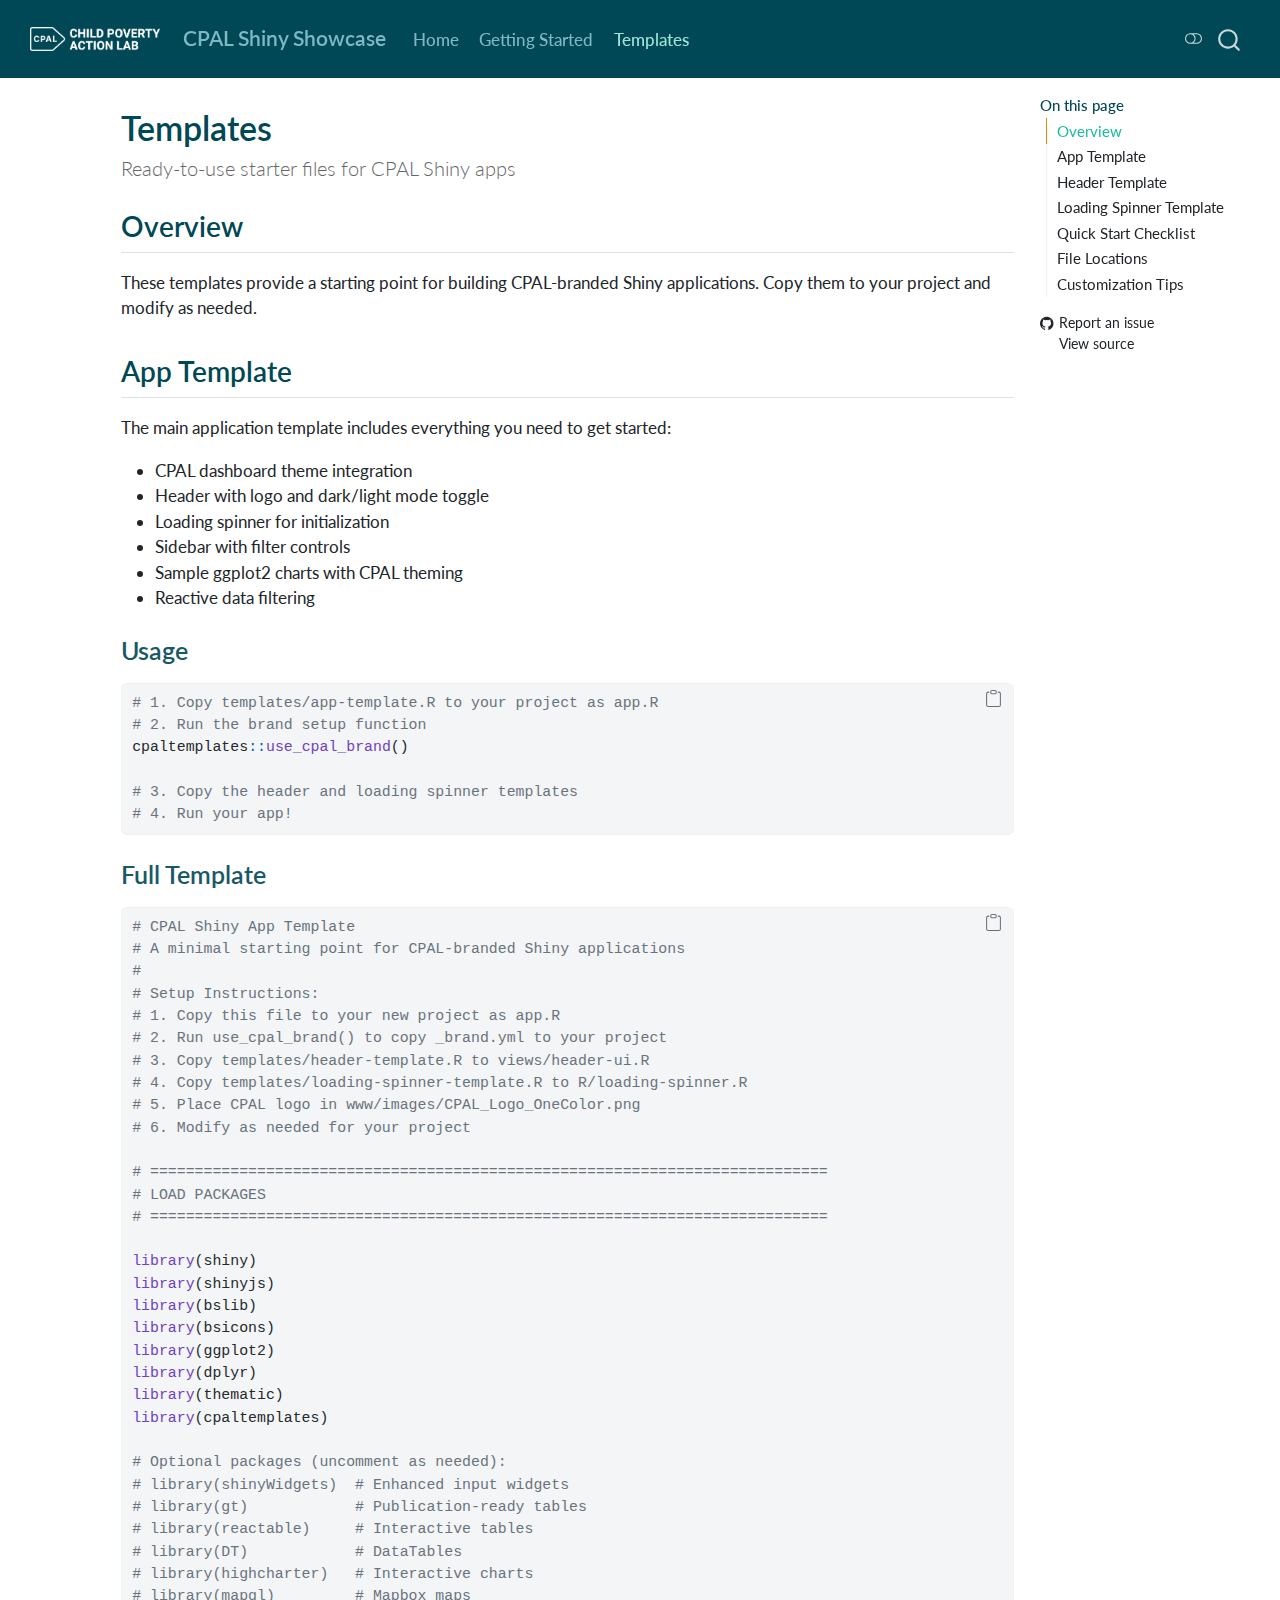
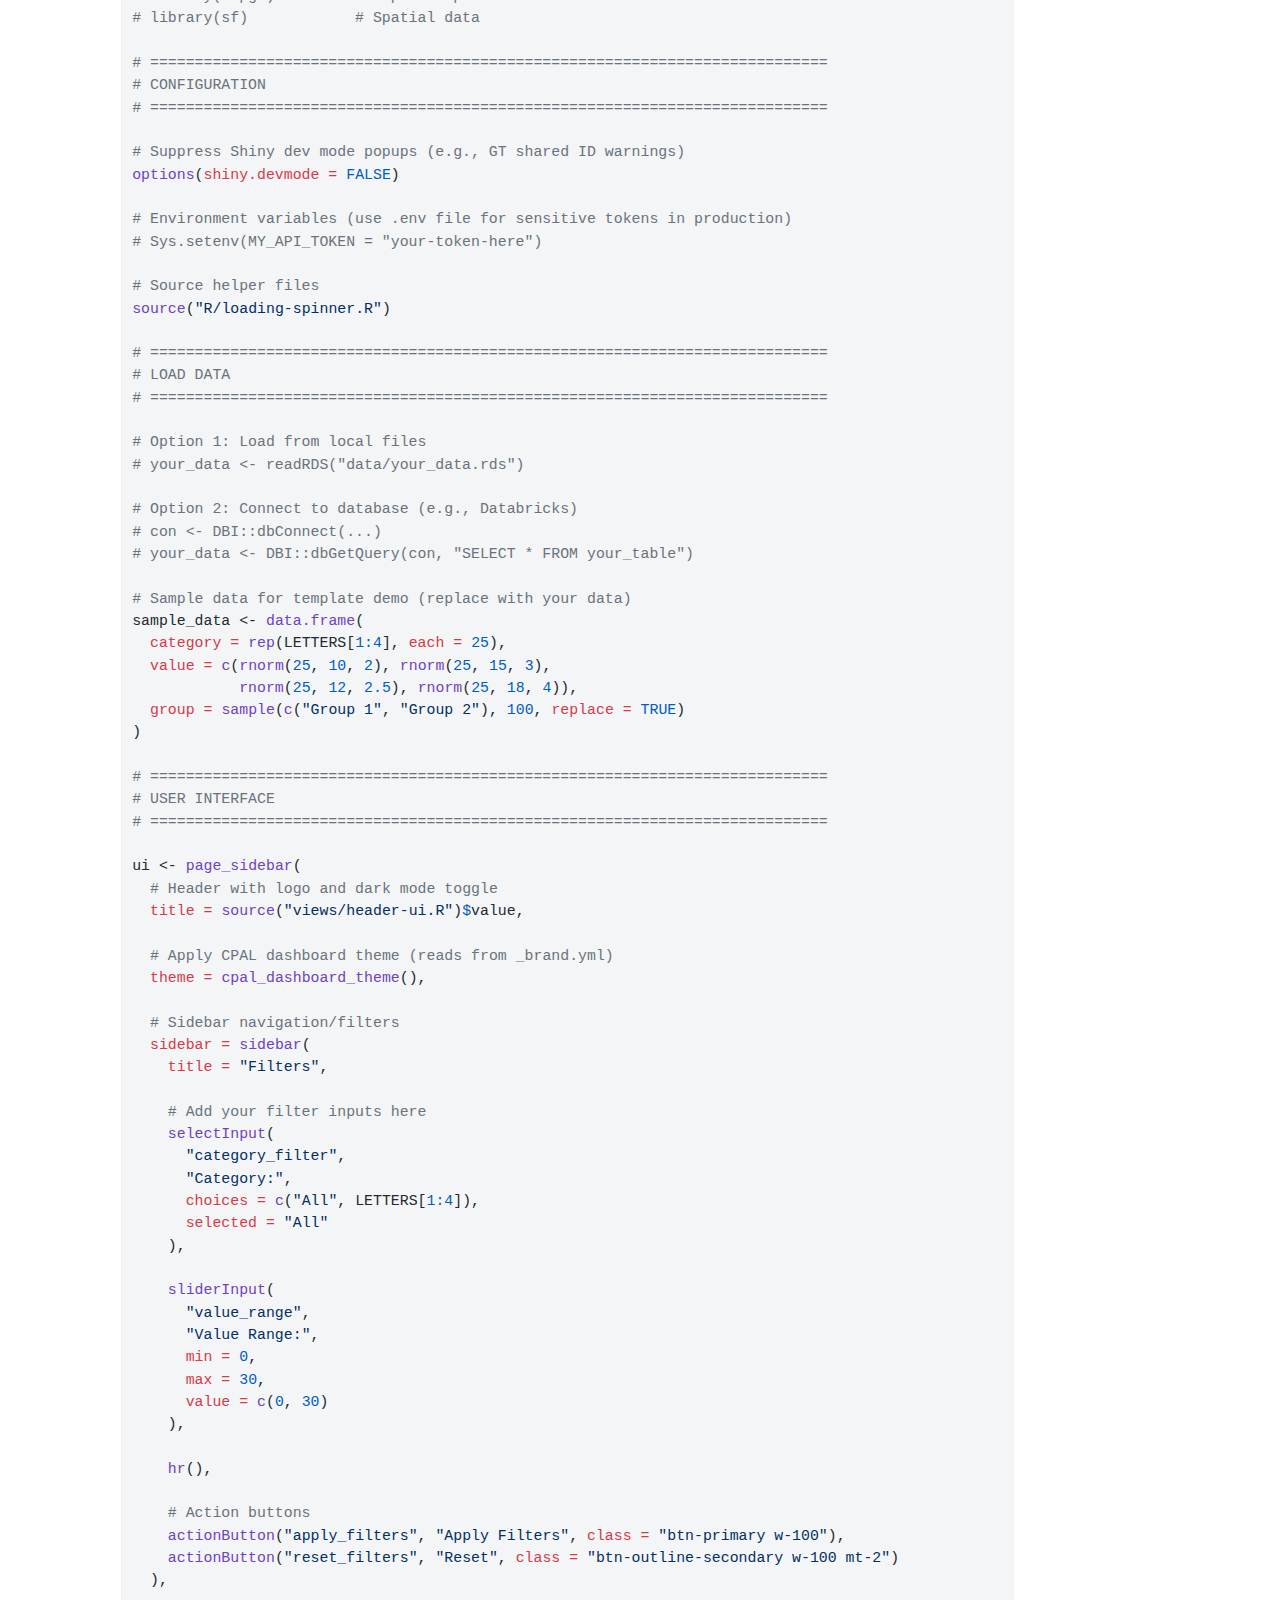
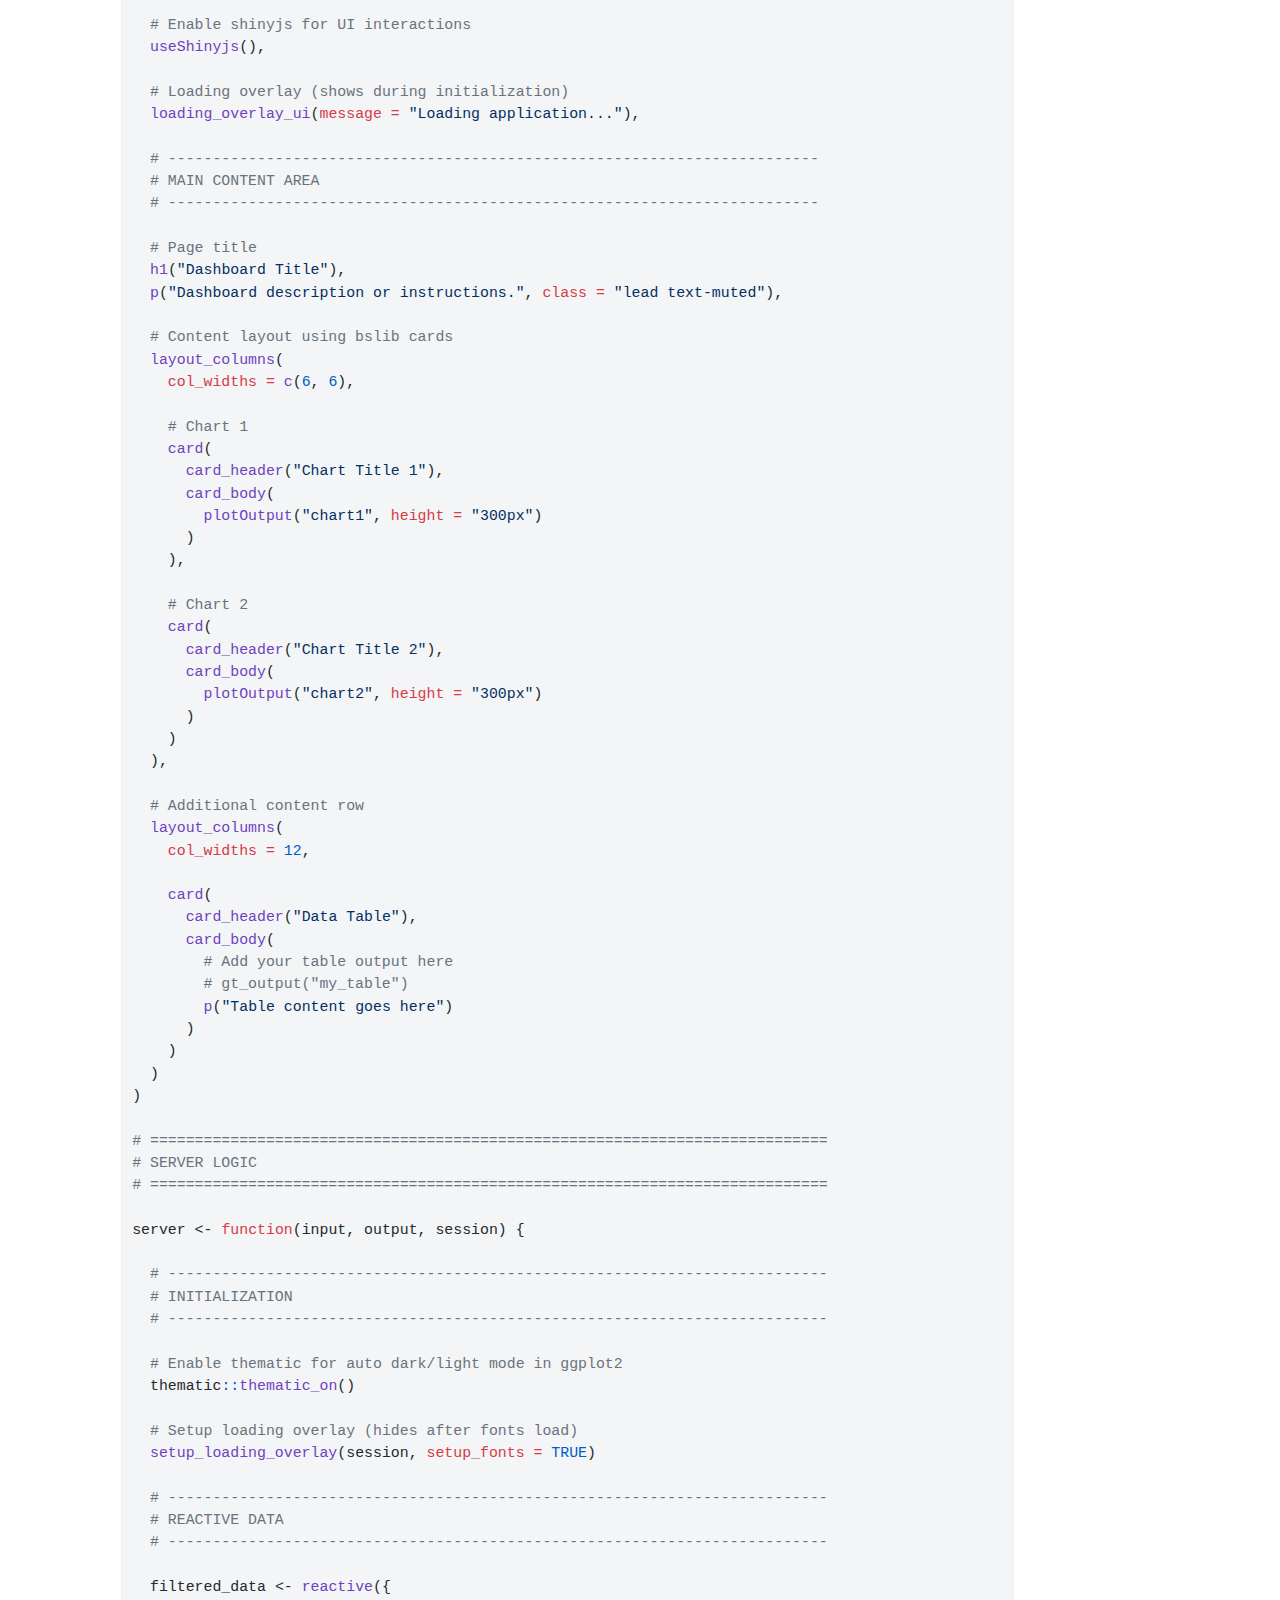
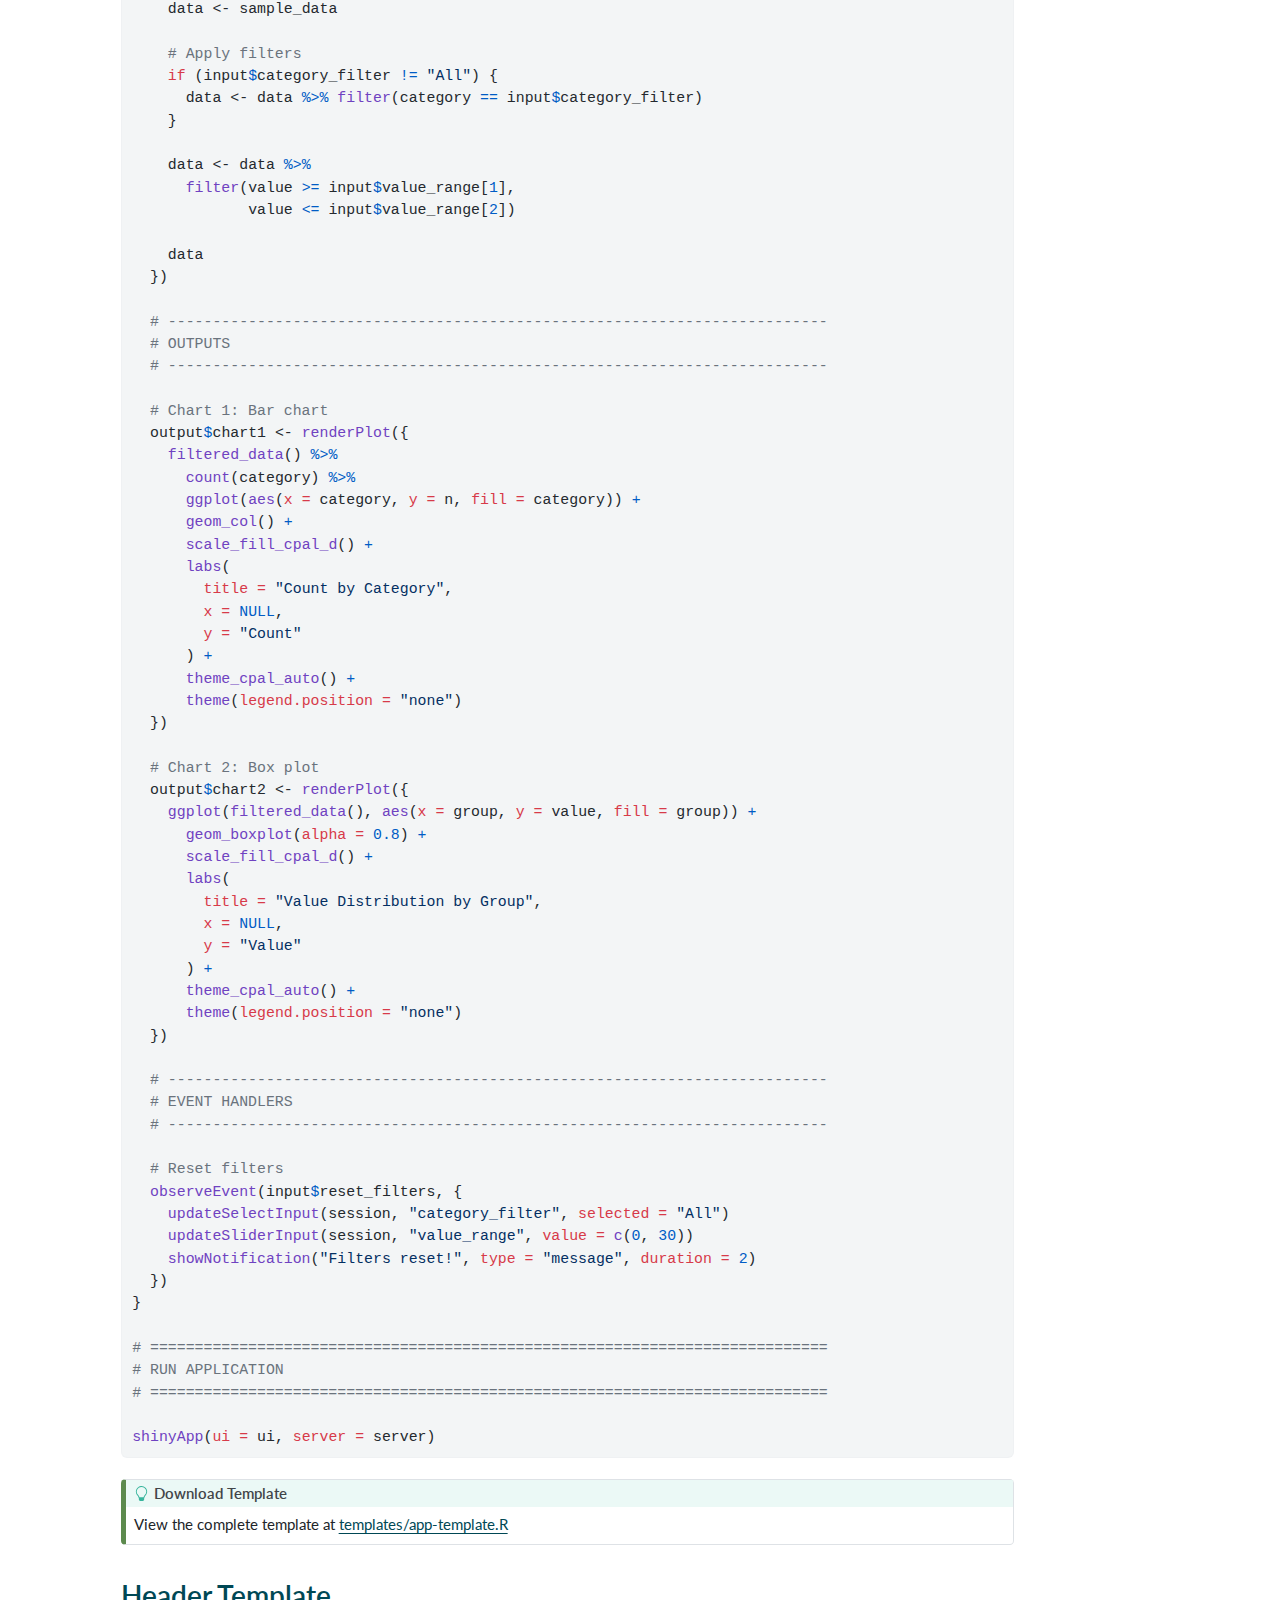
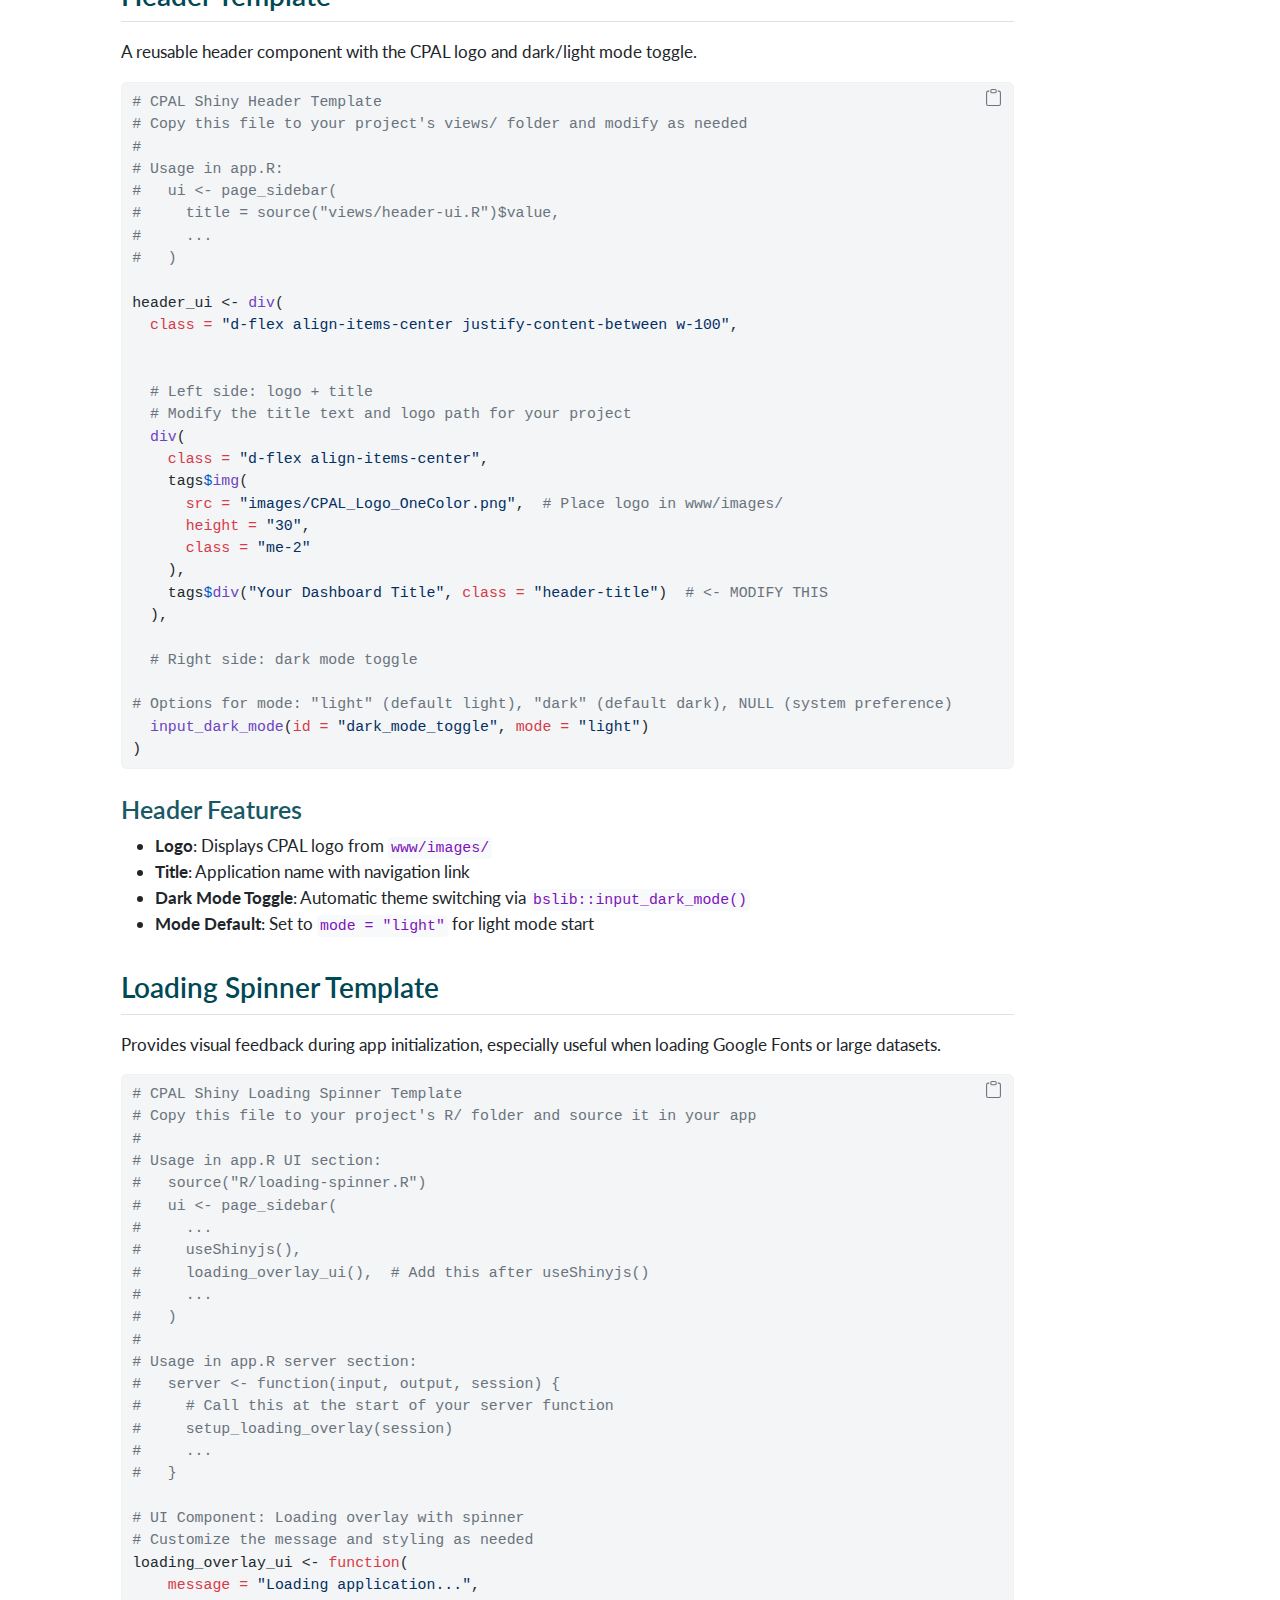
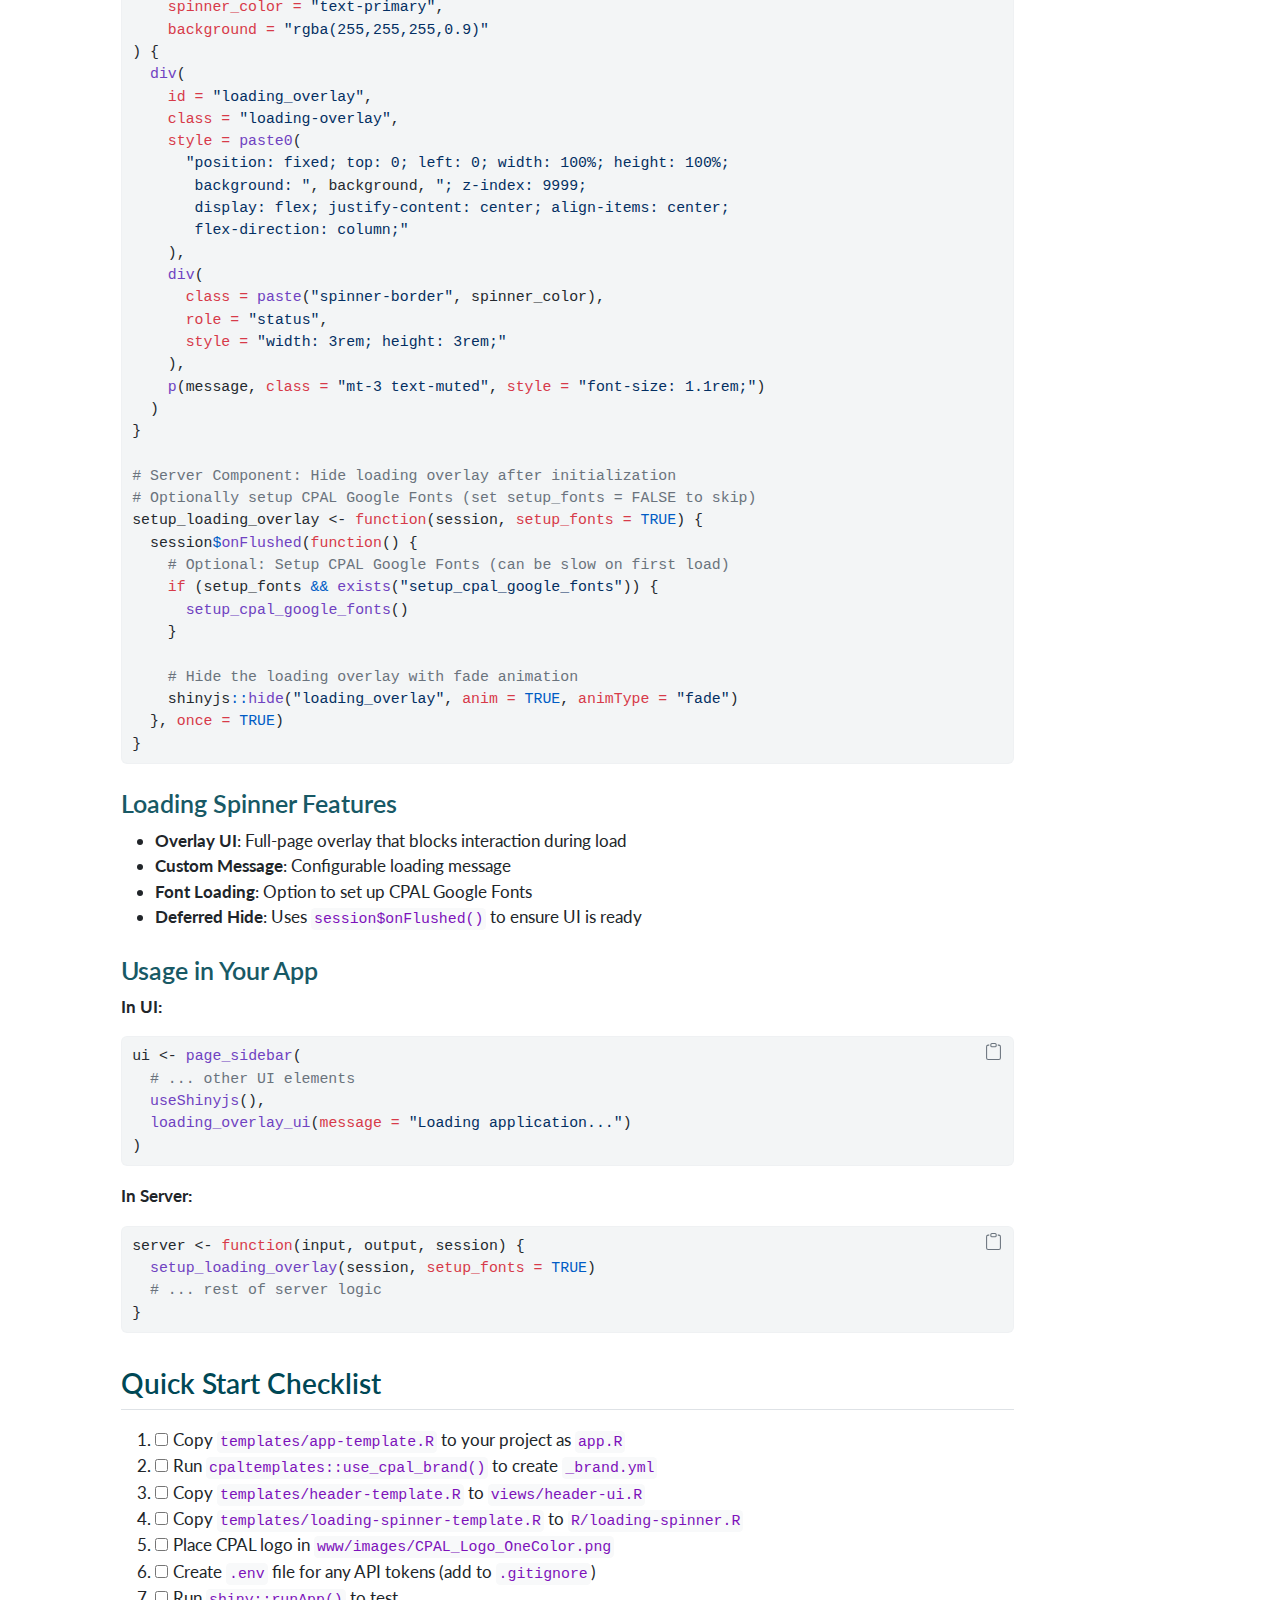
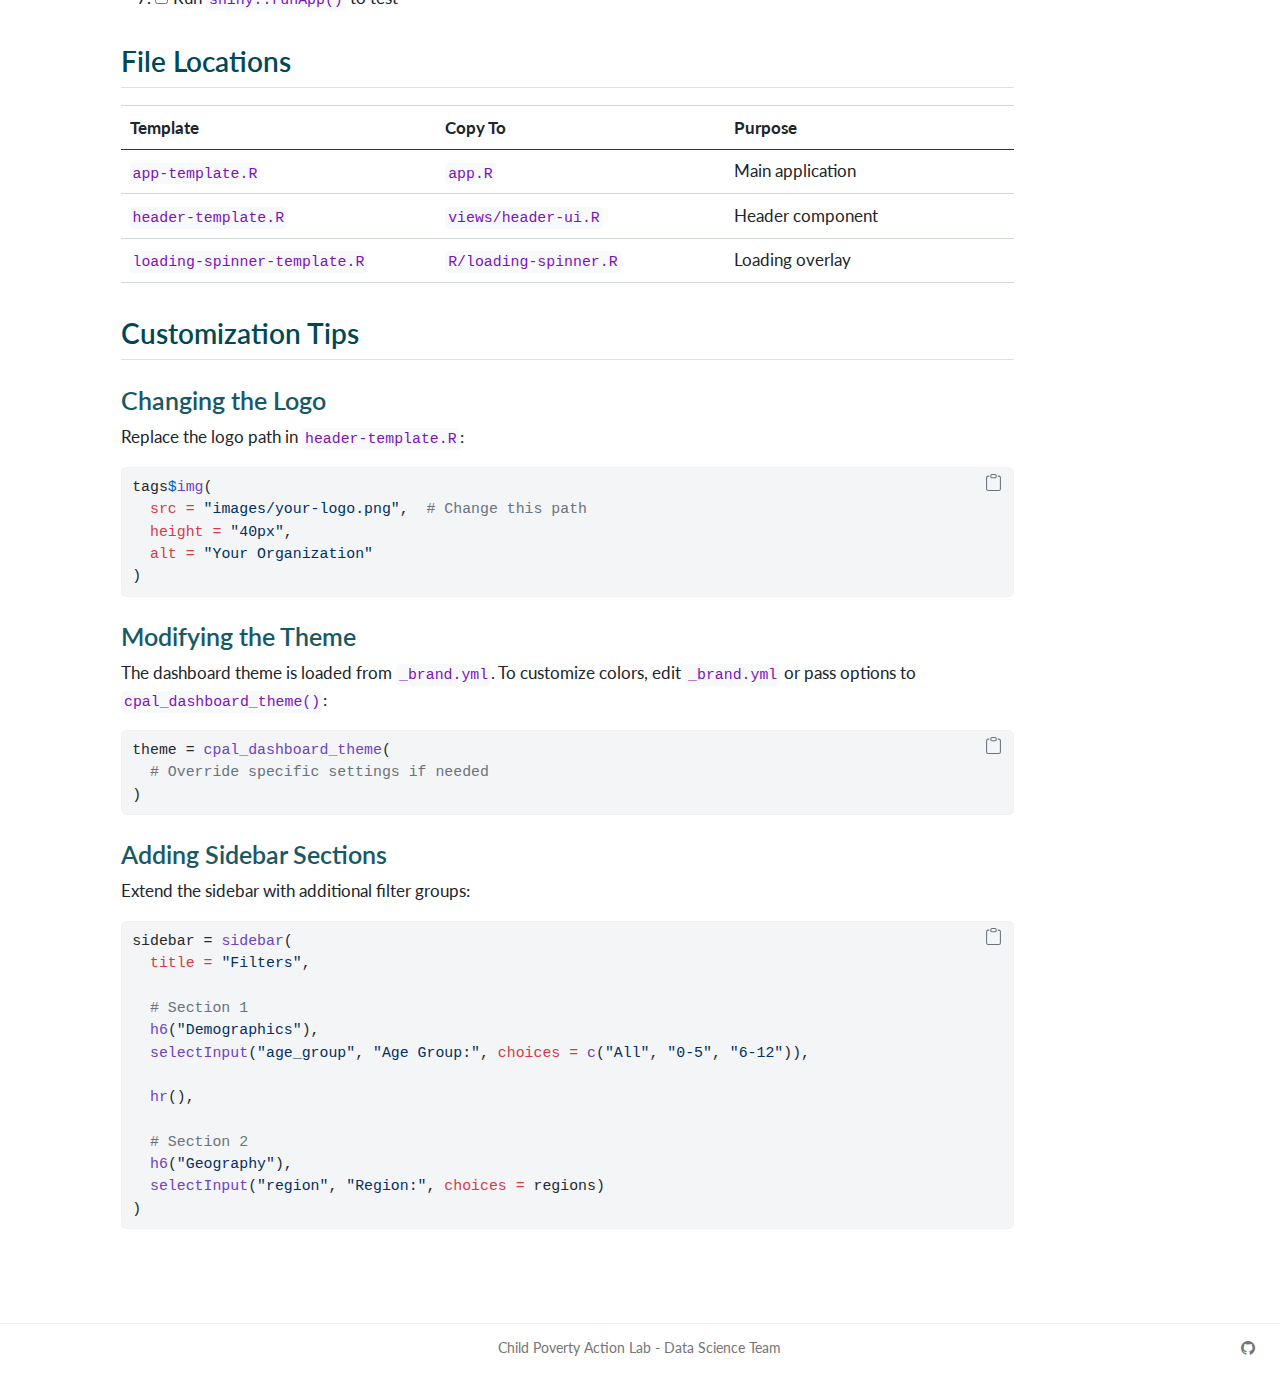
<file: docs/templates.html>
<!DOCTYPE html>
<html xmlns="http://www.w3.org/1999/xhtml" lang="en" xml:lang="en"><head>

<meta charset="utf-8">
<meta name="generator" content="quarto-1.4.549">

<meta name="viewport" content="width=device-width, initial-scale=1.0, user-scalable=yes">


<title>CPAL Shiny Showcase - Templates</title>
<style>
code{white-space: pre-wrap;}
span.smallcaps{font-variant: small-caps;}
div.columns{display: flex; gap: min(4vw, 1.5em);}
div.column{flex: auto; overflow-x: auto;}
div.hanging-indent{margin-left: 1.5em; text-indent: -1.5em;}
ul.task-list{list-style: none;}
ul.task-list li input[type="checkbox"] {
  width: 0.8em;
  margin: 0 0.8em 0.2em -1em; /* quarto-specific, see https://github.com/quarto-dev/quarto-cli/issues/4556 */ 
  vertical-align: middle;
}
/* CSS for syntax highlighting */
pre > code.sourceCode { white-space: pre; position: relative; }
pre > code.sourceCode > span { line-height: 1.25; }
pre > code.sourceCode > span:empty { height: 1.2em; }
.sourceCode { overflow: visible; }
code.sourceCode > span { color: inherit; text-decoration: inherit; }
div.sourceCode { margin: 1em 0; }
pre.sourceCode { margin: 0; }
@media screen {
div.sourceCode { overflow: auto; }
}
@media print {
pre > code.sourceCode { white-space: pre-wrap; }
pre > code.sourceCode > span { text-indent: -5em; padding-left: 5em; }
}
pre.numberSource code
  { counter-reset: source-line 0; }
pre.numberSource code > span
  { position: relative; left: -4em; counter-increment: source-line; }
pre.numberSource code > span > a:first-child::before
  { content: counter(source-line);
    position: relative; left: -1em; text-align: right; vertical-align: baseline;
    border: none; display: inline-block;
    -webkit-touch-callout: none; -webkit-user-select: none;
    -khtml-user-select: none; -moz-user-select: none;
    -ms-user-select: none; user-select: none;
    padding: 0 4px; width: 4em;
  }
pre.numberSource { margin-left: 3em;  padding-left: 4px; }
div.sourceCode
  {   }
@media screen {
pre > code.sourceCode > span > a:first-child::before { text-decoration: underline; }
}
</style>


<script src="site_libs/quarto-nav/quarto-nav.js"></script>
<script src="site_libs/quarto-nav/headroom.min.js"></script>
<script src="site_libs/clipboard/clipboard.min.js"></script>
<script src="site_libs/quarto-search/autocomplete.umd.js"></script>
<script src="site_libs/quarto-search/fuse.min.js"></script>
<script src="site_libs/quarto-search/quarto-search.js"></script>
<meta name="quarto:offset" content="./">
<script src="site_libs/quarto-html/quarto.js"></script>
<script src="site_libs/quarto-html/popper.min.js"></script>
<script src="site_libs/quarto-html/tippy.umd.min.js"></script>
<script src="site_libs/quarto-html/anchor.min.js"></script>
<link href="site_libs/quarto-html/tippy.css" rel="stylesheet">
<link href="site_libs/quarto-html/quarto-syntax-highlighting.css" rel="stylesheet" class="quarto-color-scheme" id="quarto-text-highlighting-styles">
<link href="site_libs/quarto-html/quarto-syntax-highlighting-dark.css" rel="prefetch" class="quarto-color-scheme quarto-color-alternate" id="quarto-text-highlighting-styles">
<script src="site_libs/bootstrap/bootstrap.min.js"></script>
<link href="site_libs/bootstrap/bootstrap-icons.css" rel="stylesheet">
<link href="site_libs/bootstrap/bootstrap.min.css" rel="stylesheet" class="quarto-color-scheme" id="quarto-bootstrap" data-mode="light">
<link href="site_libs/bootstrap/bootstrap-dark.min.css" rel="prefetch" class="quarto-color-scheme quarto-color-alternate" id="quarto-bootstrap" data-mode="dark">
<script id="quarto-search-options" type="application/json">{
  "location": "navbar",
  "copy-button": false,
  "collapse-after": 3,
  "panel-placement": "end",
  "type": "overlay",
  "limit": 50,
  "keyboard-shortcut": [
    "f",
    "/",
    "s"
  ],
  "show-item-context": false,
  "language": {
    "search-no-results-text": "No results",
    "search-matching-documents-text": "matching documents",
    "search-copy-link-title": "Copy link to search",
    "search-hide-matches-text": "Hide additional matches",
    "search-more-match-text": "more match in this document",
    "search-more-matches-text": "more matches in this document",
    "search-clear-button-title": "Clear",
    "search-text-placeholder": "",
    "search-detached-cancel-button-title": "Cancel",
    "search-submit-button-title": "Submit",
    "search-label": "Search"
  }
}</script>


<link rel="stylesheet" href="styles.css">
</head>

<body class="nav-fixed">

<div id="quarto-search-results"></div>
  <header id="quarto-header" class="headroom fixed-top">
    <nav class="navbar navbar-expand-lg " data-bs-theme="dark">
      <div class="navbar-container container-fluid">
      <div class="navbar-brand-container mx-auto">
    <a href="./index.html" class="navbar-brand navbar-brand-logo">
    <img src="./images/CPAL_Logo_White.png" alt="Child Poverty Action Lab" class="navbar-logo">
    </a>
    <a class="navbar-brand" href="./index.html">
    <span class="navbar-title">CPAL Shiny Showcase</span>
    </a>
  </div>
            <div id="quarto-search" class="" title="Search"></div>
          <button class="navbar-toggler" type="button" data-bs-toggle="collapse" data-bs-target="#navbarCollapse" aria-controls="navbarCollapse" aria-expanded="false" aria-label="Toggle navigation" onclick="if (window.quartoToggleHeadroom) { window.quartoToggleHeadroom(); }">
  <span class="navbar-toggler-icon"></span>
</button>
          <div class="collapse navbar-collapse" id="navbarCollapse">
            <ul class="navbar-nav navbar-nav-scroll me-auto">
  <li class="nav-item">
    <a class="nav-link" href="./index.html"> 
<span class="menu-text">Home</span></a>
  </li>  
  <li class="nav-item">
    <a class="nav-link" href="./getting-started.html"> 
<span class="menu-text">Getting Started</span></a>
  </li>  
  <li class="nav-item">
    <a class="nav-link active" href="./templates.html" aria-current="page"> 
<span class="menu-text">Templates</span></a>
  </li>  
</ul>
          </div> <!-- /navcollapse -->
          <div class="quarto-navbar-tools">
  <a href="" class="quarto-color-scheme-toggle quarto-navigation-tool  px-1" onclick="window.quartoToggleColorScheme(); return false;" title="Toggle dark mode"><i class="bi"></i></a>
</div>
      </div> <!-- /container-fluid -->
    </nav>
</header>
<!-- content -->
<div id="quarto-content" class="quarto-container page-columns page-rows-contents page-layout-article page-navbar">
<!-- sidebar -->
<!-- margin-sidebar -->
    <div id="quarto-margin-sidebar" class="sidebar margin-sidebar">
        <nav id="TOC" role="doc-toc" class="toc-active">
    <h2 id="toc-title">On this page</h2>
   
  <ul>
  <li><a href="#overview" id="toc-overview" class="nav-link active" data-scroll-target="#overview">Overview</a></li>
  <li><a href="#app-template" id="toc-app-template" class="nav-link" data-scroll-target="#app-template">App Template</a>
  <ul class="collapse">
  <li><a href="#usage" id="toc-usage" class="nav-link" data-scroll-target="#usage">Usage</a></li>
  <li><a href="#full-template" id="toc-full-template" class="nav-link" data-scroll-target="#full-template">Full Template</a></li>
  </ul></li>
  <li><a href="#header-template" id="toc-header-template" class="nav-link" data-scroll-target="#header-template">Header Template</a>
  <ul class="collapse">
  <li><a href="#header-features" id="toc-header-features" class="nav-link" data-scroll-target="#header-features">Header Features</a></li>
  </ul></li>
  <li><a href="#loading-spinner-template" id="toc-loading-spinner-template" class="nav-link" data-scroll-target="#loading-spinner-template">Loading Spinner Template</a>
  <ul class="collapse">
  <li><a href="#loading-spinner-features" id="toc-loading-spinner-features" class="nav-link" data-scroll-target="#loading-spinner-features">Loading Spinner Features</a></li>
  <li><a href="#usage-in-your-app" id="toc-usage-in-your-app" class="nav-link" data-scroll-target="#usage-in-your-app">Usage in Your App</a></li>
  </ul></li>
  <li><a href="#quick-start-checklist" id="toc-quick-start-checklist" class="nav-link" data-scroll-target="#quick-start-checklist">Quick Start Checklist</a></li>
  <li><a href="#file-locations" id="toc-file-locations" class="nav-link" data-scroll-target="#file-locations">File Locations</a></li>
  <li><a href="#customization-tips" id="toc-customization-tips" class="nav-link" data-scroll-target="#customization-tips">Customization Tips</a>
  <ul class="collapse">
  <li><a href="#changing-the-logo" id="toc-changing-the-logo" class="nav-link" data-scroll-target="#changing-the-logo">Changing the Logo</a></li>
  <li><a href="#modifying-the-theme" id="toc-modifying-the-theme" class="nav-link" data-scroll-target="#modifying-the-theme">Modifying the Theme</a></li>
  <li><a href="#adding-sidebar-sections" id="toc-adding-sidebar-sections" class="nav-link" data-scroll-target="#adding-sidebar-sections">Adding Sidebar Sections</a></li>
  </ul></li>
  </ul>
<div class="toc-actions"><ul><li><a href="https://github.com/childpovertyactionlab/shiny-showcase/issues/new" class="toc-action"><i class="bi bi-github"></i>Report an issue</a></li><li><a href="https://github.com/childpovertyactionlab/shiny-showcase/blob/main/templates.qmd" class="toc-action"><i class="bi empty"></i>View source</a></li></ul></div></nav>
    </div>
<!-- main -->
<main class="content" id="quarto-document-content">

<header id="title-block-header" class="quarto-title-block default">
<div class="quarto-title">
<h1 class="title">Templates</h1>
<p class="subtitle lead">Ready-to-use starter files for CPAL Shiny apps</p>
</div>



<div class="quarto-title-meta">

    
  
    
  </div>
  


</header>


<section id="overview" class="level2">
<h2 class="anchored" data-anchor-id="overview">Overview</h2>
<p>These templates provide a starting point for building CPAL-branded Shiny applications. Copy them to your project and modify as needed.</p>
</section>
<section id="app-template" class="level2">
<h2 class="anchored" data-anchor-id="app-template">App Template</h2>
<p>The main application template includes everything you need to get started:</p>
<ul>
<li>CPAL dashboard theme integration</li>
<li>Header with logo and dark/light mode toggle</li>
<li>Loading spinner for initialization</li>
<li>Sidebar with filter controls</li>
<li>Sample ggplot2 charts with CPAL theming</li>
<li>Reactive data filtering</li>
</ul>
<section id="usage" class="level3">
<h3 class="anchored" data-anchor-id="usage">Usage</h3>
<div class="cell">
<div class="sourceCode cell-code" id="cb1"><pre class="sourceCode r code-with-copy"><code class="sourceCode r"><span id="cb1-1"><a href="#cb1-1" aria-hidden="true" tabindex="-1"></a><span class="co"># 1. Copy templates/app-template.R to your project as app.R</span></span>
<span id="cb1-2"><a href="#cb1-2" aria-hidden="true" tabindex="-1"></a><span class="co"># 2. Run the brand setup function</span></span>
<span id="cb1-3"><a href="#cb1-3" aria-hidden="true" tabindex="-1"></a>cpaltemplates<span class="sc">::</span><span class="fu">use_cpal_brand</span>()</span>
<span id="cb1-4"><a href="#cb1-4" aria-hidden="true" tabindex="-1"></a></span>
<span id="cb1-5"><a href="#cb1-5" aria-hidden="true" tabindex="-1"></a><span class="co"># 3. Copy the header and loading spinner templates</span></span>
<span id="cb1-6"><a href="#cb1-6" aria-hidden="true" tabindex="-1"></a><span class="co"># 4. Run your app!</span></span></code><button title="Copy to Clipboard" class="code-copy-button"><i class="bi"></i></button></pre></div>
</div>
</section>
<section id="full-template" class="level3">
<h3 class="anchored" data-anchor-id="full-template">Full Template</h3>
<div class="cell">
<div class="sourceCode cell-code" id="cb2"><pre class="sourceCode r code-with-copy"><code class="sourceCode r"><span id="cb2-1"><a href="#cb2-1" aria-hidden="true" tabindex="-1"></a><span class="co"># CPAL Shiny App Template</span></span>
<span id="cb2-2"><a href="#cb2-2" aria-hidden="true" tabindex="-1"></a><span class="co"># A minimal starting point for CPAL-branded Shiny applications</span></span>
<span id="cb2-3"><a href="#cb2-3" aria-hidden="true" tabindex="-1"></a><span class="co">#</span></span>
<span id="cb2-4"><a href="#cb2-4" aria-hidden="true" tabindex="-1"></a><span class="co"># Setup Instructions:</span></span>
<span id="cb2-5"><a href="#cb2-5" aria-hidden="true" tabindex="-1"></a><span class="co"># 1. Copy this file to your new project as app.R</span></span>
<span id="cb2-6"><a href="#cb2-6" aria-hidden="true" tabindex="-1"></a><span class="co"># 2. Run use_cpal_brand() to copy _brand.yml to your project</span></span>
<span id="cb2-7"><a href="#cb2-7" aria-hidden="true" tabindex="-1"></a><span class="co"># 3. Copy templates/header-template.R to views/header-ui.R</span></span>
<span id="cb2-8"><a href="#cb2-8" aria-hidden="true" tabindex="-1"></a><span class="co"># 4. Copy templates/loading-spinner-template.R to R/loading-spinner.R</span></span>
<span id="cb2-9"><a href="#cb2-9" aria-hidden="true" tabindex="-1"></a><span class="co"># 5. Place CPAL logo in www/images/CPAL_Logo_OneColor.png</span></span>
<span id="cb2-10"><a href="#cb2-10" aria-hidden="true" tabindex="-1"></a><span class="co"># 6. Modify as needed for your project</span></span>
<span id="cb2-11"><a href="#cb2-11" aria-hidden="true" tabindex="-1"></a></span>
<span id="cb2-12"><a href="#cb2-12" aria-hidden="true" tabindex="-1"></a><span class="co"># ============================================================================</span></span>
<span id="cb2-13"><a href="#cb2-13" aria-hidden="true" tabindex="-1"></a><span class="co"># LOAD PACKAGES</span></span>
<span id="cb2-14"><a href="#cb2-14" aria-hidden="true" tabindex="-1"></a><span class="co"># ============================================================================</span></span>
<span id="cb2-15"><a href="#cb2-15" aria-hidden="true" tabindex="-1"></a></span>
<span id="cb2-16"><a href="#cb2-16" aria-hidden="true" tabindex="-1"></a><span class="fu">library</span>(shiny)</span>
<span id="cb2-17"><a href="#cb2-17" aria-hidden="true" tabindex="-1"></a><span class="fu">library</span>(shinyjs)</span>
<span id="cb2-18"><a href="#cb2-18" aria-hidden="true" tabindex="-1"></a><span class="fu">library</span>(bslib)</span>
<span id="cb2-19"><a href="#cb2-19" aria-hidden="true" tabindex="-1"></a><span class="fu">library</span>(bsicons)</span>
<span id="cb2-20"><a href="#cb2-20" aria-hidden="true" tabindex="-1"></a><span class="fu">library</span>(ggplot2)</span>
<span id="cb2-21"><a href="#cb2-21" aria-hidden="true" tabindex="-1"></a><span class="fu">library</span>(dplyr)</span>
<span id="cb2-22"><a href="#cb2-22" aria-hidden="true" tabindex="-1"></a><span class="fu">library</span>(thematic)</span>
<span id="cb2-23"><a href="#cb2-23" aria-hidden="true" tabindex="-1"></a><span class="fu">library</span>(cpaltemplates)</span>
<span id="cb2-24"><a href="#cb2-24" aria-hidden="true" tabindex="-1"></a></span>
<span id="cb2-25"><a href="#cb2-25" aria-hidden="true" tabindex="-1"></a><span class="co"># Optional packages (uncomment as needed):</span></span>
<span id="cb2-26"><a href="#cb2-26" aria-hidden="true" tabindex="-1"></a><span class="co"># library(shinyWidgets)  # Enhanced input widgets</span></span>
<span id="cb2-27"><a href="#cb2-27" aria-hidden="true" tabindex="-1"></a><span class="co"># library(gt)            # Publication-ready tables</span></span>
<span id="cb2-28"><a href="#cb2-28" aria-hidden="true" tabindex="-1"></a><span class="co"># library(reactable)     # Interactive tables</span></span>
<span id="cb2-29"><a href="#cb2-29" aria-hidden="true" tabindex="-1"></a><span class="co"># library(DT)            # DataTables</span></span>
<span id="cb2-30"><a href="#cb2-30" aria-hidden="true" tabindex="-1"></a><span class="co"># library(highcharter)   # Interactive charts</span></span>
<span id="cb2-31"><a href="#cb2-31" aria-hidden="true" tabindex="-1"></a><span class="co"># library(mapgl)         # Mapbox maps</span></span>
<span id="cb2-32"><a href="#cb2-32" aria-hidden="true" tabindex="-1"></a><span class="co"># library(sf)            # Spatial data</span></span>
<span id="cb2-33"><a href="#cb2-33" aria-hidden="true" tabindex="-1"></a></span>
<span id="cb2-34"><a href="#cb2-34" aria-hidden="true" tabindex="-1"></a><span class="co"># ============================================================================</span></span>
<span id="cb2-35"><a href="#cb2-35" aria-hidden="true" tabindex="-1"></a><span class="co"># CONFIGURATION</span></span>
<span id="cb2-36"><a href="#cb2-36" aria-hidden="true" tabindex="-1"></a><span class="co"># ============================================================================</span></span>
<span id="cb2-37"><a href="#cb2-37" aria-hidden="true" tabindex="-1"></a></span>
<span id="cb2-38"><a href="#cb2-38" aria-hidden="true" tabindex="-1"></a><span class="co"># Suppress Shiny dev mode popups (e.g., GT shared ID warnings)</span></span>
<span id="cb2-39"><a href="#cb2-39" aria-hidden="true" tabindex="-1"></a><span class="fu">options</span>(<span class="at">shiny.devmode =</span> <span class="cn">FALSE</span>)</span>
<span id="cb2-40"><a href="#cb2-40" aria-hidden="true" tabindex="-1"></a></span>
<span id="cb2-41"><a href="#cb2-41" aria-hidden="true" tabindex="-1"></a><span class="co"># Environment variables (use .env file for sensitive tokens in production)</span></span>
<span id="cb2-42"><a href="#cb2-42" aria-hidden="true" tabindex="-1"></a><span class="co"># Sys.setenv(MY_API_TOKEN = "your-token-here")</span></span>
<span id="cb2-43"><a href="#cb2-43" aria-hidden="true" tabindex="-1"></a></span>
<span id="cb2-44"><a href="#cb2-44" aria-hidden="true" tabindex="-1"></a><span class="co"># Source helper files</span></span>
<span id="cb2-45"><a href="#cb2-45" aria-hidden="true" tabindex="-1"></a><span class="fu">source</span>(<span class="st">"R/loading-spinner.R"</span>)</span>
<span id="cb2-46"><a href="#cb2-46" aria-hidden="true" tabindex="-1"></a></span>
<span id="cb2-47"><a href="#cb2-47" aria-hidden="true" tabindex="-1"></a><span class="co"># ============================================================================</span></span>
<span id="cb2-48"><a href="#cb2-48" aria-hidden="true" tabindex="-1"></a><span class="co"># LOAD DATA</span></span>
<span id="cb2-49"><a href="#cb2-49" aria-hidden="true" tabindex="-1"></a><span class="co"># ============================================================================</span></span>
<span id="cb2-50"><a href="#cb2-50" aria-hidden="true" tabindex="-1"></a></span>
<span id="cb2-51"><a href="#cb2-51" aria-hidden="true" tabindex="-1"></a><span class="co"># Option 1: Load from local files</span></span>
<span id="cb2-52"><a href="#cb2-52" aria-hidden="true" tabindex="-1"></a><span class="co"># your_data &lt;- readRDS("data/your_data.rds")</span></span>
<span id="cb2-53"><a href="#cb2-53" aria-hidden="true" tabindex="-1"></a></span>
<span id="cb2-54"><a href="#cb2-54" aria-hidden="true" tabindex="-1"></a><span class="co"># Option 2: Connect to database (e.g., Databricks)</span></span>
<span id="cb2-55"><a href="#cb2-55" aria-hidden="true" tabindex="-1"></a><span class="co"># con &lt;- DBI::dbConnect(...)</span></span>
<span id="cb2-56"><a href="#cb2-56" aria-hidden="true" tabindex="-1"></a><span class="co"># your_data &lt;- DBI::dbGetQuery(con, "SELECT * FROM your_table")</span></span>
<span id="cb2-57"><a href="#cb2-57" aria-hidden="true" tabindex="-1"></a></span>
<span id="cb2-58"><a href="#cb2-58" aria-hidden="true" tabindex="-1"></a><span class="co"># Sample data for template demo (replace with your data)</span></span>
<span id="cb2-59"><a href="#cb2-59" aria-hidden="true" tabindex="-1"></a>sample_data <span class="ot">&lt;-</span> <span class="fu">data.frame</span>(</span>
<span id="cb2-60"><a href="#cb2-60" aria-hidden="true" tabindex="-1"></a>  <span class="at">category =</span> <span class="fu">rep</span>(LETTERS[<span class="dv">1</span><span class="sc">:</span><span class="dv">4</span>], <span class="at">each =</span> <span class="dv">25</span>),</span>
<span id="cb2-61"><a href="#cb2-61" aria-hidden="true" tabindex="-1"></a>  <span class="at">value =</span> <span class="fu">c</span>(<span class="fu">rnorm</span>(<span class="dv">25</span>, <span class="dv">10</span>, <span class="dv">2</span>), <span class="fu">rnorm</span>(<span class="dv">25</span>, <span class="dv">15</span>, <span class="dv">3</span>),</span>
<span id="cb2-62"><a href="#cb2-62" aria-hidden="true" tabindex="-1"></a>            <span class="fu">rnorm</span>(<span class="dv">25</span>, <span class="dv">12</span>, <span class="fl">2.5</span>), <span class="fu">rnorm</span>(<span class="dv">25</span>, <span class="dv">18</span>, <span class="dv">4</span>)),</span>
<span id="cb2-63"><a href="#cb2-63" aria-hidden="true" tabindex="-1"></a>  <span class="at">group =</span> <span class="fu">sample</span>(<span class="fu">c</span>(<span class="st">"Group 1"</span>, <span class="st">"Group 2"</span>), <span class="dv">100</span>, <span class="at">replace =</span> <span class="cn">TRUE</span>)</span>
<span id="cb2-64"><a href="#cb2-64" aria-hidden="true" tabindex="-1"></a>)</span>
<span id="cb2-65"><a href="#cb2-65" aria-hidden="true" tabindex="-1"></a></span>
<span id="cb2-66"><a href="#cb2-66" aria-hidden="true" tabindex="-1"></a><span class="co"># ============================================================================</span></span>
<span id="cb2-67"><a href="#cb2-67" aria-hidden="true" tabindex="-1"></a><span class="co"># USER INTERFACE</span></span>
<span id="cb2-68"><a href="#cb2-68" aria-hidden="true" tabindex="-1"></a><span class="co"># ============================================================================</span></span>
<span id="cb2-69"><a href="#cb2-69" aria-hidden="true" tabindex="-1"></a></span>
<span id="cb2-70"><a href="#cb2-70" aria-hidden="true" tabindex="-1"></a>ui <span class="ot">&lt;-</span> <span class="fu">page_sidebar</span>(</span>
<span id="cb2-71"><a href="#cb2-71" aria-hidden="true" tabindex="-1"></a>  <span class="co"># Header with logo and dark mode toggle</span></span>
<span id="cb2-72"><a href="#cb2-72" aria-hidden="true" tabindex="-1"></a>  <span class="at">title =</span> <span class="fu">source</span>(<span class="st">"views/header-ui.R"</span>)<span class="sc">$</span>value,</span>
<span id="cb2-73"><a href="#cb2-73" aria-hidden="true" tabindex="-1"></a></span>
<span id="cb2-74"><a href="#cb2-74" aria-hidden="true" tabindex="-1"></a>  <span class="co"># Apply CPAL dashboard theme (reads from _brand.yml)</span></span>
<span id="cb2-75"><a href="#cb2-75" aria-hidden="true" tabindex="-1"></a>  <span class="at">theme =</span> <span class="fu">cpal_dashboard_theme</span>(),</span>
<span id="cb2-76"><a href="#cb2-76" aria-hidden="true" tabindex="-1"></a></span>
<span id="cb2-77"><a href="#cb2-77" aria-hidden="true" tabindex="-1"></a>  <span class="co"># Sidebar navigation/filters</span></span>
<span id="cb2-78"><a href="#cb2-78" aria-hidden="true" tabindex="-1"></a>  <span class="at">sidebar =</span> <span class="fu">sidebar</span>(</span>
<span id="cb2-79"><a href="#cb2-79" aria-hidden="true" tabindex="-1"></a>    <span class="at">title =</span> <span class="st">"Filters"</span>,</span>
<span id="cb2-80"><a href="#cb2-80" aria-hidden="true" tabindex="-1"></a></span>
<span id="cb2-81"><a href="#cb2-81" aria-hidden="true" tabindex="-1"></a>    <span class="co"># Add your filter inputs here</span></span>
<span id="cb2-82"><a href="#cb2-82" aria-hidden="true" tabindex="-1"></a>    <span class="fu">selectInput</span>(</span>
<span id="cb2-83"><a href="#cb2-83" aria-hidden="true" tabindex="-1"></a>      <span class="st">"category_filter"</span>,</span>
<span id="cb2-84"><a href="#cb2-84" aria-hidden="true" tabindex="-1"></a>      <span class="st">"Category:"</span>,</span>
<span id="cb2-85"><a href="#cb2-85" aria-hidden="true" tabindex="-1"></a>      <span class="at">choices =</span> <span class="fu">c</span>(<span class="st">"All"</span>, LETTERS[<span class="dv">1</span><span class="sc">:</span><span class="dv">4</span>]),</span>
<span id="cb2-86"><a href="#cb2-86" aria-hidden="true" tabindex="-1"></a>      <span class="at">selected =</span> <span class="st">"All"</span></span>
<span id="cb2-87"><a href="#cb2-87" aria-hidden="true" tabindex="-1"></a>    ),</span>
<span id="cb2-88"><a href="#cb2-88" aria-hidden="true" tabindex="-1"></a></span>
<span id="cb2-89"><a href="#cb2-89" aria-hidden="true" tabindex="-1"></a>    <span class="fu">sliderInput</span>(</span>
<span id="cb2-90"><a href="#cb2-90" aria-hidden="true" tabindex="-1"></a>      <span class="st">"value_range"</span>,</span>
<span id="cb2-91"><a href="#cb2-91" aria-hidden="true" tabindex="-1"></a>      <span class="st">"Value Range:"</span>,</span>
<span id="cb2-92"><a href="#cb2-92" aria-hidden="true" tabindex="-1"></a>      <span class="at">min =</span> <span class="dv">0</span>,</span>
<span id="cb2-93"><a href="#cb2-93" aria-hidden="true" tabindex="-1"></a>      <span class="at">max =</span> <span class="dv">30</span>,</span>
<span id="cb2-94"><a href="#cb2-94" aria-hidden="true" tabindex="-1"></a>      <span class="at">value =</span> <span class="fu">c</span>(<span class="dv">0</span>, <span class="dv">30</span>)</span>
<span id="cb2-95"><a href="#cb2-95" aria-hidden="true" tabindex="-1"></a>    ),</span>
<span id="cb2-96"><a href="#cb2-96" aria-hidden="true" tabindex="-1"></a></span>
<span id="cb2-97"><a href="#cb2-97" aria-hidden="true" tabindex="-1"></a>    <span class="fu">hr</span>(),</span>
<span id="cb2-98"><a href="#cb2-98" aria-hidden="true" tabindex="-1"></a></span>
<span id="cb2-99"><a href="#cb2-99" aria-hidden="true" tabindex="-1"></a>    <span class="co"># Action buttons</span></span>
<span id="cb2-100"><a href="#cb2-100" aria-hidden="true" tabindex="-1"></a>    <span class="fu">actionButton</span>(<span class="st">"apply_filters"</span>, <span class="st">"Apply Filters"</span>, <span class="at">class =</span> <span class="st">"btn-primary w-100"</span>),</span>
<span id="cb2-101"><a href="#cb2-101" aria-hidden="true" tabindex="-1"></a>    <span class="fu">actionButton</span>(<span class="st">"reset_filters"</span>, <span class="st">"Reset"</span>, <span class="at">class =</span> <span class="st">"btn-outline-secondary w-100 mt-2"</span>)</span>
<span id="cb2-102"><a href="#cb2-102" aria-hidden="true" tabindex="-1"></a>  ),</span>
<span id="cb2-103"><a href="#cb2-103" aria-hidden="true" tabindex="-1"></a></span>
<span id="cb2-104"><a href="#cb2-104" aria-hidden="true" tabindex="-1"></a>  <span class="co"># Enable shinyjs for UI interactions</span></span>
<span id="cb2-105"><a href="#cb2-105" aria-hidden="true" tabindex="-1"></a>  <span class="fu">useShinyjs</span>(),</span>
<span id="cb2-106"><a href="#cb2-106" aria-hidden="true" tabindex="-1"></a></span>
<span id="cb2-107"><a href="#cb2-107" aria-hidden="true" tabindex="-1"></a>  <span class="co"># Loading overlay (shows during initialization)</span></span>
<span id="cb2-108"><a href="#cb2-108" aria-hidden="true" tabindex="-1"></a>  <span class="fu">loading_overlay_ui</span>(<span class="at">message =</span> <span class="st">"Loading application..."</span>),</span>
<span id="cb2-109"><a href="#cb2-109" aria-hidden="true" tabindex="-1"></a></span>
<span id="cb2-110"><a href="#cb2-110" aria-hidden="true" tabindex="-1"></a>  <span class="co"># -------------------------------------------------------------------------</span></span>
<span id="cb2-111"><a href="#cb2-111" aria-hidden="true" tabindex="-1"></a>  <span class="co"># MAIN CONTENT AREA</span></span>
<span id="cb2-112"><a href="#cb2-112" aria-hidden="true" tabindex="-1"></a>  <span class="co"># -------------------------------------------------------------------------</span></span>
<span id="cb2-113"><a href="#cb2-113" aria-hidden="true" tabindex="-1"></a></span>
<span id="cb2-114"><a href="#cb2-114" aria-hidden="true" tabindex="-1"></a>  <span class="co"># Page title</span></span>
<span id="cb2-115"><a href="#cb2-115" aria-hidden="true" tabindex="-1"></a>  <span class="fu">h1</span>(<span class="st">"Dashboard Title"</span>),</span>
<span id="cb2-116"><a href="#cb2-116" aria-hidden="true" tabindex="-1"></a>  <span class="fu">p</span>(<span class="st">"Dashboard description or instructions."</span>, <span class="at">class =</span> <span class="st">"lead text-muted"</span>),</span>
<span id="cb2-117"><a href="#cb2-117" aria-hidden="true" tabindex="-1"></a></span>
<span id="cb2-118"><a href="#cb2-118" aria-hidden="true" tabindex="-1"></a>  <span class="co"># Content layout using bslib cards</span></span>
<span id="cb2-119"><a href="#cb2-119" aria-hidden="true" tabindex="-1"></a>  <span class="fu">layout_columns</span>(</span>
<span id="cb2-120"><a href="#cb2-120" aria-hidden="true" tabindex="-1"></a>    <span class="at">col_widths =</span> <span class="fu">c</span>(<span class="dv">6</span>, <span class="dv">6</span>),</span>
<span id="cb2-121"><a href="#cb2-121" aria-hidden="true" tabindex="-1"></a></span>
<span id="cb2-122"><a href="#cb2-122" aria-hidden="true" tabindex="-1"></a>    <span class="co"># Chart 1</span></span>
<span id="cb2-123"><a href="#cb2-123" aria-hidden="true" tabindex="-1"></a>    <span class="fu">card</span>(</span>
<span id="cb2-124"><a href="#cb2-124" aria-hidden="true" tabindex="-1"></a>      <span class="fu">card_header</span>(<span class="st">"Chart Title 1"</span>),</span>
<span id="cb2-125"><a href="#cb2-125" aria-hidden="true" tabindex="-1"></a>      <span class="fu">card_body</span>(</span>
<span id="cb2-126"><a href="#cb2-126" aria-hidden="true" tabindex="-1"></a>        <span class="fu">plotOutput</span>(<span class="st">"chart1"</span>, <span class="at">height =</span> <span class="st">"300px"</span>)</span>
<span id="cb2-127"><a href="#cb2-127" aria-hidden="true" tabindex="-1"></a>      )</span>
<span id="cb2-128"><a href="#cb2-128" aria-hidden="true" tabindex="-1"></a>    ),</span>
<span id="cb2-129"><a href="#cb2-129" aria-hidden="true" tabindex="-1"></a></span>
<span id="cb2-130"><a href="#cb2-130" aria-hidden="true" tabindex="-1"></a>    <span class="co"># Chart 2</span></span>
<span id="cb2-131"><a href="#cb2-131" aria-hidden="true" tabindex="-1"></a>    <span class="fu">card</span>(</span>
<span id="cb2-132"><a href="#cb2-132" aria-hidden="true" tabindex="-1"></a>      <span class="fu">card_header</span>(<span class="st">"Chart Title 2"</span>),</span>
<span id="cb2-133"><a href="#cb2-133" aria-hidden="true" tabindex="-1"></a>      <span class="fu">card_body</span>(</span>
<span id="cb2-134"><a href="#cb2-134" aria-hidden="true" tabindex="-1"></a>        <span class="fu">plotOutput</span>(<span class="st">"chart2"</span>, <span class="at">height =</span> <span class="st">"300px"</span>)</span>
<span id="cb2-135"><a href="#cb2-135" aria-hidden="true" tabindex="-1"></a>      )</span>
<span id="cb2-136"><a href="#cb2-136" aria-hidden="true" tabindex="-1"></a>    )</span>
<span id="cb2-137"><a href="#cb2-137" aria-hidden="true" tabindex="-1"></a>  ),</span>
<span id="cb2-138"><a href="#cb2-138" aria-hidden="true" tabindex="-1"></a></span>
<span id="cb2-139"><a href="#cb2-139" aria-hidden="true" tabindex="-1"></a>  <span class="co"># Additional content row</span></span>
<span id="cb2-140"><a href="#cb2-140" aria-hidden="true" tabindex="-1"></a>  <span class="fu">layout_columns</span>(</span>
<span id="cb2-141"><a href="#cb2-141" aria-hidden="true" tabindex="-1"></a>    <span class="at">col_widths =</span> <span class="dv">12</span>,</span>
<span id="cb2-142"><a href="#cb2-142" aria-hidden="true" tabindex="-1"></a></span>
<span id="cb2-143"><a href="#cb2-143" aria-hidden="true" tabindex="-1"></a>    <span class="fu">card</span>(</span>
<span id="cb2-144"><a href="#cb2-144" aria-hidden="true" tabindex="-1"></a>      <span class="fu">card_header</span>(<span class="st">"Data Table"</span>),</span>
<span id="cb2-145"><a href="#cb2-145" aria-hidden="true" tabindex="-1"></a>      <span class="fu">card_body</span>(</span>
<span id="cb2-146"><a href="#cb2-146" aria-hidden="true" tabindex="-1"></a>        <span class="co"># Add your table output here</span></span>
<span id="cb2-147"><a href="#cb2-147" aria-hidden="true" tabindex="-1"></a>        <span class="co"># gt_output("my_table")</span></span>
<span id="cb2-148"><a href="#cb2-148" aria-hidden="true" tabindex="-1"></a>        <span class="fu">p</span>(<span class="st">"Table content goes here"</span>)</span>
<span id="cb2-149"><a href="#cb2-149" aria-hidden="true" tabindex="-1"></a>      )</span>
<span id="cb2-150"><a href="#cb2-150" aria-hidden="true" tabindex="-1"></a>    )</span>
<span id="cb2-151"><a href="#cb2-151" aria-hidden="true" tabindex="-1"></a>  )</span>
<span id="cb2-152"><a href="#cb2-152" aria-hidden="true" tabindex="-1"></a>)</span>
<span id="cb2-153"><a href="#cb2-153" aria-hidden="true" tabindex="-1"></a></span>
<span id="cb2-154"><a href="#cb2-154" aria-hidden="true" tabindex="-1"></a><span class="co"># ============================================================================</span></span>
<span id="cb2-155"><a href="#cb2-155" aria-hidden="true" tabindex="-1"></a><span class="co"># SERVER LOGIC</span></span>
<span id="cb2-156"><a href="#cb2-156" aria-hidden="true" tabindex="-1"></a><span class="co"># ============================================================================</span></span>
<span id="cb2-157"><a href="#cb2-157" aria-hidden="true" tabindex="-1"></a></span>
<span id="cb2-158"><a href="#cb2-158" aria-hidden="true" tabindex="-1"></a>server <span class="ot">&lt;-</span> <span class="cf">function</span>(input, output, session) {</span>
<span id="cb2-159"><a href="#cb2-159" aria-hidden="true" tabindex="-1"></a></span>
<span id="cb2-160"><a href="#cb2-160" aria-hidden="true" tabindex="-1"></a>  <span class="co"># --------------------------------------------------------------------------</span></span>
<span id="cb2-161"><a href="#cb2-161" aria-hidden="true" tabindex="-1"></a>  <span class="co"># INITIALIZATION</span></span>
<span id="cb2-162"><a href="#cb2-162" aria-hidden="true" tabindex="-1"></a>  <span class="co"># --------------------------------------------------------------------------</span></span>
<span id="cb2-163"><a href="#cb2-163" aria-hidden="true" tabindex="-1"></a></span>
<span id="cb2-164"><a href="#cb2-164" aria-hidden="true" tabindex="-1"></a>  <span class="co"># Enable thematic for auto dark/light mode in ggplot2</span></span>
<span id="cb2-165"><a href="#cb2-165" aria-hidden="true" tabindex="-1"></a>  thematic<span class="sc">::</span><span class="fu">thematic_on</span>()</span>
<span id="cb2-166"><a href="#cb2-166" aria-hidden="true" tabindex="-1"></a></span>
<span id="cb2-167"><a href="#cb2-167" aria-hidden="true" tabindex="-1"></a>  <span class="co"># Setup loading overlay (hides after fonts load)</span></span>
<span id="cb2-168"><a href="#cb2-168" aria-hidden="true" tabindex="-1"></a>  <span class="fu">setup_loading_overlay</span>(session, <span class="at">setup_fonts =</span> <span class="cn">TRUE</span>)</span>
<span id="cb2-169"><a href="#cb2-169" aria-hidden="true" tabindex="-1"></a></span>
<span id="cb2-170"><a href="#cb2-170" aria-hidden="true" tabindex="-1"></a>  <span class="co"># --------------------------------------------------------------------------</span></span>
<span id="cb2-171"><a href="#cb2-171" aria-hidden="true" tabindex="-1"></a>  <span class="co"># REACTIVE DATA</span></span>
<span id="cb2-172"><a href="#cb2-172" aria-hidden="true" tabindex="-1"></a>  <span class="co"># --------------------------------------------------------------------------</span></span>
<span id="cb2-173"><a href="#cb2-173" aria-hidden="true" tabindex="-1"></a></span>
<span id="cb2-174"><a href="#cb2-174" aria-hidden="true" tabindex="-1"></a>  filtered_data <span class="ot">&lt;-</span> <span class="fu">reactive</span>({</span>
<span id="cb2-175"><a href="#cb2-175" aria-hidden="true" tabindex="-1"></a>    data <span class="ot">&lt;-</span> sample_data</span>
<span id="cb2-176"><a href="#cb2-176" aria-hidden="true" tabindex="-1"></a></span>
<span id="cb2-177"><a href="#cb2-177" aria-hidden="true" tabindex="-1"></a>    <span class="co"># Apply filters</span></span>
<span id="cb2-178"><a href="#cb2-178" aria-hidden="true" tabindex="-1"></a>    <span class="cf">if</span> (input<span class="sc">$</span>category_filter <span class="sc">!=</span> <span class="st">"All"</span>) {</span>
<span id="cb2-179"><a href="#cb2-179" aria-hidden="true" tabindex="-1"></a>      data <span class="ot">&lt;-</span> data <span class="sc">%&gt;%</span> <span class="fu">filter</span>(category <span class="sc">==</span> input<span class="sc">$</span>category_filter)</span>
<span id="cb2-180"><a href="#cb2-180" aria-hidden="true" tabindex="-1"></a>    }</span>
<span id="cb2-181"><a href="#cb2-181" aria-hidden="true" tabindex="-1"></a></span>
<span id="cb2-182"><a href="#cb2-182" aria-hidden="true" tabindex="-1"></a>    data <span class="ot">&lt;-</span> data <span class="sc">%&gt;%</span></span>
<span id="cb2-183"><a href="#cb2-183" aria-hidden="true" tabindex="-1"></a>      <span class="fu">filter</span>(value <span class="sc">&gt;=</span> input<span class="sc">$</span>value_range[<span class="dv">1</span>],</span>
<span id="cb2-184"><a href="#cb2-184" aria-hidden="true" tabindex="-1"></a>             value <span class="sc">&lt;=</span> input<span class="sc">$</span>value_range[<span class="dv">2</span>])</span>
<span id="cb2-185"><a href="#cb2-185" aria-hidden="true" tabindex="-1"></a></span>
<span id="cb2-186"><a href="#cb2-186" aria-hidden="true" tabindex="-1"></a>    data</span>
<span id="cb2-187"><a href="#cb2-187" aria-hidden="true" tabindex="-1"></a>  })</span>
<span id="cb2-188"><a href="#cb2-188" aria-hidden="true" tabindex="-1"></a></span>
<span id="cb2-189"><a href="#cb2-189" aria-hidden="true" tabindex="-1"></a>  <span class="co"># --------------------------------------------------------------------------</span></span>
<span id="cb2-190"><a href="#cb2-190" aria-hidden="true" tabindex="-1"></a>  <span class="co"># OUTPUTS</span></span>
<span id="cb2-191"><a href="#cb2-191" aria-hidden="true" tabindex="-1"></a>  <span class="co"># --------------------------------------------------------------------------</span></span>
<span id="cb2-192"><a href="#cb2-192" aria-hidden="true" tabindex="-1"></a></span>
<span id="cb2-193"><a href="#cb2-193" aria-hidden="true" tabindex="-1"></a>  <span class="co"># Chart 1: Bar chart</span></span>
<span id="cb2-194"><a href="#cb2-194" aria-hidden="true" tabindex="-1"></a>  output<span class="sc">$</span>chart1 <span class="ot">&lt;-</span> <span class="fu">renderPlot</span>({</span>
<span id="cb2-195"><a href="#cb2-195" aria-hidden="true" tabindex="-1"></a>    <span class="fu">filtered_data</span>() <span class="sc">%&gt;%</span></span>
<span id="cb2-196"><a href="#cb2-196" aria-hidden="true" tabindex="-1"></a>      <span class="fu">count</span>(category) <span class="sc">%&gt;%</span></span>
<span id="cb2-197"><a href="#cb2-197" aria-hidden="true" tabindex="-1"></a>      <span class="fu">ggplot</span>(<span class="fu">aes</span>(<span class="at">x =</span> category, <span class="at">y =</span> n, <span class="at">fill =</span> category)) <span class="sc">+</span></span>
<span id="cb2-198"><a href="#cb2-198" aria-hidden="true" tabindex="-1"></a>      <span class="fu">geom_col</span>() <span class="sc">+</span></span>
<span id="cb2-199"><a href="#cb2-199" aria-hidden="true" tabindex="-1"></a>      <span class="fu">scale_fill_cpal_d</span>() <span class="sc">+</span></span>
<span id="cb2-200"><a href="#cb2-200" aria-hidden="true" tabindex="-1"></a>      <span class="fu">labs</span>(</span>
<span id="cb2-201"><a href="#cb2-201" aria-hidden="true" tabindex="-1"></a>        <span class="at">title =</span> <span class="st">"Count by Category"</span>,</span>
<span id="cb2-202"><a href="#cb2-202" aria-hidden="true" tabindex="-1"></a>        <span class="at">x =</span> <span class="cn">NULL</span>,</span>
<span id="cb2-203"><a href="#cb2-203" aria-hidden="true" tabindex="-1"></a>        <span class="at">y =</span> <span class="st">"Count"</span></span>
<span id="cb2-204"><a href="#cb2-204" aria-hidden="true" tabindex="-1"></a>      ) <span class="sc">+</span></span>
<span id="cb2-205"><a href="#cb2-205" aria-hidden="true" tabindex="-1"></a>      <span class="fu">theme_cpal_auto</span>() <span class="sc">+</span></span>
<span id="cb2-206"><a href="#cb2-206" aria-hidden="true" tabindex="-1"></a>      <span class="fu">theme</span>(<span class="at">legend.position =</span> <span class="st">"none"</span>)</span>
<span id="cb2-207"><a href="#cb2-207" aria-hidden="true" tabindex="-1"></a>  })</span>
<span id="cb2-208"><a href="#cb2-208" aria-hidden="true" tabindex="-1"></a></span>
<span id="cb2-209"><a href="#cb2-209" aria-hidden="true" tabindex="-1"></a>  <span class="co"># Chart 2: Box plot</span></span>
<span id="cb2-210"><a href="#cb2-210" aria-hidden="true" tabindex="-1"></a>  output<span class="sc">$</span>chart2 <span class="ot">&lt;-</span> <span class="fu">renderPlot</span>({</span>
<span id="cb2-211"><a href="#cb2-211" aria-hidden="true" tabindex="-1"></a>    <span class="fu">ggplot</span>(<span class="fu">filtered_data</span>(), <span class="fu">aes</span>(<span class="at">x =</span> group, <span class="at">y =</span> value, <span class="at">fill =</span> group)) <span class="sc">+</span></span>
<span id="cb2-212"><a href="#cb2-212" aria-hidden="true" tabindex="-1"></a>      <span class="fu">geom_boxplot</span>(<span class="at">alpha =</span> <span class="fl">0.8</span>) <span class="sc">+</span></span>
<span id="cb2-213"><a href="#cb2-213" aria-hidden="true" tabindex="-1"></a>      <span class="fu">scale_fill_cpal_d</span>() <span class="sc">+</span></span>
<span id="cb2-214"><a href="#cb2-214" aria-hidden="true" tabindex="-1"></a>      <span class="fu">labs</span>(</span>
<span id="cb2-215"><a href="#cb2-215" aria-hidden="true" tabindex="-1"></a>        <span class="at">title =</span> <span class="st">"Value Distribution by Group"</span>,</span>
<span id="cb2-216"><a href="#cb2-216" aria-hidden="true" tabindex="-1"></a>        <span class="at">x =</span> <span class="cn">NULL</span>,</span>
<span id="cb2-217"><a href="#cb2-217" aria-hidden="true" tabindex="-1"></a>        <span class="at">y =</span> <span class="st">"Value"</span></span>
<span id="cb2-218"><a href="#cb2-218" aria-hidden="true" tabindex="-1"></a>      ) <span class="sc">+</span></span>
<span id="cb2-219"><a href="#cb2-219" aria-hidden="true" tabindex="-1"></a>      <span class="fu">theme_cpal_auto</span>() <span class="sc">+</span></span>
<span id="cb2-220"><a href="#cb2-220" aria-hidden="true" tabindex="-1"></a>      <span class="fu">theme</span>(<span class="at">legend.position =</span> <span class="st">"none"</span>)</span>
<span id="cb2-221"><a href="#cb2-221" aria-hidden="true" tabindex="-1"></a>  })</span>
<span id="cb2-222"><a href="#cb2-222" aria-hidden="true" tabindex="-1"></a></span>
<span id="cb2-223"><a href="#cb2-223" aria-hidden="true" tabindex="-1"></a>  <span class="co"># --------------------------------------------------------------------------</span></span>
<span id="cb2-224"><a href="#cb2-224" aria-hidden="true" tabindex="-1"></a>  <span class="co"># EVENT HANDLERS</span></span>
<span id="cb2-225"><a href="#cb2-225" aria-hidden="true" tabindex="-1"></a>  <span class="co"># --------------------------------------------------------------------------</span></span>
<span id="cb2-226"><a href="#cb2-226" aria-hidden="true" tabindex="-1"></a></span>
<span id="cb2-227"><a href="#cb2-227" aria-hidden="true" tabindex="-1"></a>  <span class="co"># Reset filters</span></span>
<span id="cb2-228"><a href="#cb2-228" aria-hidden="true" tabindex="-1"></a>  <span class="fu">observeEvent</span>(input<span class="sc">$</span>reset_filters, {</span>
<span id="cb2-229"><a href="#cb2-229" aria-hidden="true" tabindex="-1"></a>    <span class="fu">updateSelectInput</span>(session, <span class="st">"category_filter"</span>, <span class="at">selected =</span> <span class="st">"All"</span>)</span>
<span id="cb2-230"><a href="#cb2-230" aria-hidden="true" tabindex="-1"></a>    <span class="fu">updateSliderInput</span>(session, <span class="st">"value_range"</span>, <span class="at">value =</span> <span class="fu">c</span>(<span class="dv">0</span>, <span class="dv">30</span>))</span>
<span id="cb2-231"><a href="#cb2-231" aria-hidden="true" tabindex="-1"></a>    <span class="fu">showNotification</span>(<span class="st">"Filters reset!"</span>, <span class="at">type =</span> <span class="st">"message"</span>, <span class="at">duration =</span> <span class="dv">2</span>)</span>
<span id="cb2-232"><a href="#cb2-232" aria-hidden="true" tabindex="-1"></a>  })</span>
<span id="cb2-233"><a href="#cb2-233" aria-hidden="true" tabindex="-1"></a>}</span>
<span id="cb2-234"><a href="#cb2-234" aria-hidden="true" tabindex="-1"></a></span>
<span id="cb2-235"><a href="#cb2-235" aria-hidden="true" tabindex="-1"></a><span class="co"># ============================================================================</span></span>
<span id="cb2-236"><a href="#cb2-236" aria-hidden="true" tabindex="-1"></a><span class="co"># RUN APPLICATION</span></span>
<span id="cb2-237"><a href="#cb2-237" aria-hidden="true" tabindex="-1"></a><span class="co"># ============================================================================</span></span>
<span id="cb2-238"><a href="#cb2-238" aria-hidden="true" tabindex="-1"></a></span>
<span id="cb2-239"><a href="#cb2-239" aria-hidden="true" tabindex="-1"></a><span class="fu">shinyApp</span>(<span class="at">ui =</span> ui, <span class="at">server =</span> server)</span></code><button title="Copy to Clipboard" class="code-copy-button"><i class="bi"></i></button></pre></div>
</div>
<div class="callout callout-style-default callout-tip callout-titled">
<div class="callout-header d-flex align-content-center">
<div class="callout-icon-container">
<i class="callout-icon"></i>
</div>
<div class="callout-title-container flex-fill">
Download Template
</div>
</div>
<div class="callout-body-container callout-body">
<p>View the complete template at <a href="https://github.com/childpovertyactionlab/shiny-showcase/blob/main/templates/app-template.R">templates/app-template.R</a></p>
</div>
</div>
</section>
</section>
<section id="header-template" class="level2">
<h2 class="anchored" data-anchor-id="header-template">Header Template</h2>
<p>A reusable header component with the CPAL logo and dark/light mode toggle.</p>
<div class="cell">
<div class="sourceCode cell-code" id="cb3"><pre class="sourceCode r code-with-copy"><code class="sourceCode r"><span id="cb3-1"><a href="#cb3-1" aria-hidden="true" tabindex="-1"></a><span class="co"># CPAL Shiny Header Template</span></span>
<span id="cb3-2"><a href="#cb3-2" aria-hidden="true" tabindex="-1"></a><span class="co"># Copy this file to your project's views/ folder and modify as needed</span></span>
<span id="cb3-3"><a href="#cb3-3" aria-hidden="true" tabindex="-1"></a><span class="co">#</span></span>
<span id="cb3-4"><a href="#cb3-4" aria-hidden="true" tabindex="-1"></a><span class="co"># Usage in app.R:</span></span>
<span id="cb3-5"><a href="#cb3-5" aria-hidden="true" tabindex="-1"></a><span class="co">#   ui &lt;- page_sidebar(</span></span>
<span id="cb3-6"><a href="#cb3-6" aria-hidden="true" tabindex="-1"></a><span class="co">#     title = source("views/header-ui.R")$value,</span></span>
<span id="cb3-7"><a href="#cb3-7" aria-hidden="true" tabindex="-1"></a><span class="co">#     ...</span></span>
<span id="cb3-8"><a href="#cb3-8" aria-hidden="true" tabindex="-1"></a><span class="co">#   )</span></span>
<span id="cb3-9"><a href="#cb3-9" aria-hidden="true" tabindex="-1"></a></span>
<span id="cb3-10"><a href="#cb3-10" aria-hidden="true" tabindex="-1"></a>header_ui <span class="ot">&lt;-</span> <span class="fu">div</span>(</span>
<span id="cb3-11"><a href="#cb3-11" aria-hidden="true" tabindex="-1"></a>  <span class="at">class =</span> <span class="st">"d-flex align-items-center justify-content-between w-100"</span>,</span>
<span id="cb3-12"><a href="#cb3-12" aria-hidden="true" tabindex="-1"></a></span>
<span id="cb3-13"><a href="#cb3-13" aria-hidden="true" tabindex="-1"></a></span>
<span id="cb3-14"><a href="#cb3-14" aria-hidden="true" tabindex="-1"></a>  <span class="co"># Left side: logo + title</span></span>
<span id="cb3-15"><a href="#cb3-15" aria-hidden="true" tabindex="-1"></a>  <span class="co"># Modify the title text and logo path for your project</span></span>
<span id="cb3-16"><a href="#cb3-16" aria-hidden="true" tabindex="-1"></a>  <span class="fu">div</span>(</span>
<span id="cb3-17"><a href="#cb3-17" aria-hidden="true" tabindex="-1"></a>    <span class="at">class =</span> <span class="st">"d-flex align-items-center"</span>,</span>
<span id="cb3-18"><a href="#cb3-18" aria-hidden="true" tabindex="-1"></a>    tags<span class="sc">$</span><span class="fu">img</span>(</span>
<span id="cb3-19"><a href="#cb3-19" aria-hidden="true" tabindex="-1"></a>      <span class="at">src =</span> <span class="st">"images/CPAL_Logo_OneColor.png"</span>,  <span class="co"># Place logo in www/images/</span></span>
<span id="cb3-20"><a href="#cb3-20" aria-hidden="true" tabindex="-1"></a>      <span class="at">height =</span> <span class="st">"30"</span>,</span>
<span id="cb3-21"><a href="#cb3-21" aria-hidden="true" tabindex="-1"></a>      <span class="at">class =</span> <span class="st">"me-2"</span></span>
<span id="cb3-22"><a href="#cb3-22" aria-hidden="true" tabindex="-1"></a>    ),</span>
<span id="cb3-23"><a href="#cb3-23" aria-hidden="true" tabindex="-1"></a>    tags<span class="sc">$</span><span class="fu">div</span>(<span class="st">"Your Dashboard Title"</span>, <span class="at">class =</span> <span class="st">"header-title"</span>)  <span class="co"># &lt;- MODIFY THIS</span></span>
<span id="cb3-24"><a href="#cb3-24" aria-hidden="true" tabindex="-1"></a>  ),</span>
<span id="cb3-25"><a href="#cb3-25" aria-hidden="true" tabindex="-1"></a></span>
<span id="cb3-26"><a href="#cb3-26" aria-hidden="true" tabindex="-1"></a>  <span class="co"># Right side: dark mode toggle</span></span>
<span id="cb3-27"><a href="#cb3-27" aria-hidden="true" tabindex="-1"></a></span>
<span id="cb3-28"><a href="#cb3-28" aria-hidden="true" tabindex="-1"></a><span class="co"># Options for mode: "light" (default light), "dark" (default dark), NULL (system preference)</span></span>
<span id="cb3-29"><a href="#cb3-29" aria-hidden="true" tabindex="-1"></a>  <span class="fu">input_dark_mode</span>(<span class="at">id =</span> <span class="st">"dark_mode_toggle"</span>, <span class="at">mode =</span> <span class="st">"light"</span>)</span>
<span id="cb3-30"><a href="#cb3-30" aria-hidden="true" tabindex="-1"></a>)</span></code><button title="Copy to Clipboard" class="code-copy-button"><i class="bi"></i></button></pre></div>
</div>
<section id="header-features" class="level3">
<h3 class="anchored" data-anchor-id="header-features">Header Features</h3>
<ul>
<li><strong>Logo</strong>: Displays CPAL logo from <code>www/images/</code></li>
<li><strong>Title</strong>: Application name with navigation link</li>
<li><strong>Dark Mode Toggle</strong>: Automatic theme switching via <code>bslib::input_dark_mode()</code></li>
<li><strong>Mode Default</strong>: Set to <code>mode = "light"</code> for light mode start</li>
</ul>
</section>
</section>
<section id="loading-spinner-template" class="level2">
<h2 class="anchored" data-anchor-id="loading-spinner-template">Loading Spinner Template</h2>
<p>Provides visual feedback during app initialization, especially useful when loading Google Fonts or large datasets.</p>
<div class="cell">
<div class="sourceCode cell-code" id="cb4"><pre class="sourceCode r code-with-copy"><code class="sourceCode r"><span id="cb4-1"><a href="#cb4-1" aria-hidden="true" tabindex="-1"></a><span class="co"># CPAL Shiny Loading Spinner Template</span></span>
<span id="cb4-2"><a href="#cb4-2" aria-hidden="true" tabindex="-1"></a><span class="co"># Copy this file to your project's R/ folder and source it in your app</span></span>
<span id="cb4-3"><a href="#cb4-3" aria-hidden="true" tabindex="-1"></a><span class="co">#</span></span>
<span id="cb4-4"><a href="#cb4-4" aria-hidden="true" tabindex="-1"></a><span class="co"># Usage in app.R UI section:</span></span>
<span id="cb4-5"><a href="#cb4-5" aria-hidden="true" tabindex="-1"></a><span class="co">#   source("R/loading-spinner.R")</span></span>
<span id="cb4-6"><a href="#cb4-6" aria-hidden="true" tabindex="-1"></a><span class="co">#   ui &lt;- page_sidebar(</span></span>
<span id="cb4-7"><a href="#cb4-7" aria-hidden="true" tabindex="-1"></a><span class="co">#     ...</span></span>
<span id="cb4-8"><a href="#cb4-8" aria-hidden="true" tabindex="-1"></a><span class="co">#     useShinyjs(),</span></span>
<span id="cb4-9"><a href="#cb4-9" aria-hidden="true" tabindex="-1"></a><span class="co">#     loading_overlay_ui(),  # Add this after useShinyjs()</span></span>
<span id="cb4-10"><a href="#cb4-10" aria-hidden="true" tabindex="-1"></a><span class="co">#     ...</span></span>
<span id="cb4-11"><a href="#cb4-11" aria-hidden="true" tabindex="-1"></a><span class="co">#   )</span></span>
<span id="cb4-12"><a href="#cb4-12" aria-hidden="true" tabindex="-1"></a><span class="co">#</span></span>
<span id="cb4-13"><a href="#cb4-13" aria-hidden="true" tabindex="-1"></a><span class="co"># Usage in app.R server section:</span></span>
<span id="cb4-14"><a href="#cb4-14" aria-hidden="true" tabindex="-1"></a><span class="co">#   server &lt;- function(input, output, session) {</span></span>
<span id="cb4-15"><a href="#cb4-15" aria-hidden="true" tabindex="-1"></a><span class="co">#     # Call this at the start of your server function</span></span>
<span id="cb4-16"><a href="#cb4-16" aria-hidden="true" tabindex="-1"></a><span class="co">#     setup_loading_overlay(session)</span></span>
<span id="cb4-17"><a href="#cb4-17" aria-hidden="true" tabindex="-1"></a><span class="co">#     ...</span></span>
<span id="cb4-18"><a href="#cb4-18" aria-hidden="true" tabindex="-1"></a><span class="co">#   }</span></span>
<span id="cb4-19"><a href="#cb4-19" aria-hidden="true" tabindex="-1"></a></span>
<span id="cb4-20"><a href="#cb4-20" aria-hidden="true" tabindex="-1"></a><span class="co"># UI Component: Loading overlay with spinner</span></span>
<span id="cb4-21"><a href="#cb4-21" aria-hidden="true" tabindex="-1"></a><span class="co"># Customize the message and styling as needed</span></span>
<span id="cb4-22"><a href="#cb4-22" aria-hidden="true" tabindex="-1"></a>loading_overlay_ui <span class="ot">&lt;-</span> <span class="cf">function</span>(</span>
<span id="cb4-23"><a href="#cb4-23" aria-hidden="true" tabindex="-1"></a>    <span class="at">message =</span> <span class="st">"Loading application..."</span>,</span>
<span id="cb4-24"><a href="#cb4-24" aria-hidden="true" tabindex="-1"></a>    <span class="at">spinner_color =</span> <span class="st">"text-primary"</span>,</span>
<span id="cb4-25"><a href="#cb4-25" aria-hidden="true" tabindex="-1"></a>    <span class="at">background =</span> <span class="st">"rgba(255,255,255,0.9)"</span></span>
<span id="cb4-26"><a href="#cb4-26" aria-hidden="true" tabindex="-1"></a>) {</span>
<span id="cb4-27"><a href="#cb4-27" aria-hidden="true" tabindex="-1"></a>  <span class="fu">div</span>(</span>
<span id="cb4-28"><a href="#cb4-28" aria-hidden="true" tabindex="-1"></a>    <span class="at">id =</span> <span class="st">"loading_overlay"</span>,</span>
<span id="cb4-29"><a href="#cb4-29" aria-hidden="true" tabindex="-1"></a>    <span class="at">class =</span> <span class="st">"loading-overlay"</span>,</span>
<span id="cb4-30"><a href="#cb4-30" aria-hidden="true" tabindex="-1"></a>    <span class="at">style =</span> <span class="fu">paste0</span>(</span>
<span id="cb4-31"><a href="#cb4-31" aria-hidden="true" tabindex="-1"></a>      <span class="st">"position: fixed; top: 0; left: 0; width: 100%; height: 100%;</span></span>
<span id="cb4-32"><a href="#cb4-32" aria-hidden="true" tabindex="-1"></a><span class="st">       background: "</span>, background, <span class="st">"; z-index: 9999;</span></span>
<span id="cb4-33"><a href="#cb4-33" aria-hidden="true" tabindex="-1"></a><span class="st">       display: flex; justify-content: center; align-items: center;</span></span>
<span id="cb4-34"><a href="#cb4-34" aria-hidden="true" tabindex="-1"></a><span class="st">       flex-direction: column;"</span></span>
<span id="cb4-35"><a href="#cb4-35" aria-hidden="true" tabindex="-1"></a>    ),</span>
<span id="cb4-36"><a href="#cb4-36" aria-hidden="true" tabindex="-1"></a>    <span class="fu">div</span>(</span>
<span id="cb4-37"><a href="#cb4-37" aria-hidden="true" tabindex="-1"></a>      <span class="at">class =</span> <span class="fu">paste</span>(<span class="st">"spinner-border"</span>, spinner_color),</span>
<span id="cb4-38"><a href="#cb4-38" aria-hidden="true" tabindex="-1"></a>      <span class="at">role =</span> <span class="st">"status"</span>,</span>
<span id="cb4-39"><a href="#cb4-39" aria-hidden="true" tabindex="-1"></a>      <span class="at">style =</span> <span class="st">"width: 3rem; height: 3rem;"</span></span>
<span id="cb4-40"><a href="#cb4-40" aria-hidden="true" tabindex="-1"></a>    ),</span>
<span id="cb4-41"><a href="#cb4-41" aria-hidden="true" tabindex="-1"></a>    <span class="fu">p</span>(message, <span class="at">class =</span> <span class="st">"mt-3 text-muted"</span>, <span class="at">style =</span> <span class="st">"font-size: 1.1rem;"</span>)</span>
<span id="cb4-42"><a href="#cb4-42" aria-hidden="true" tabindex="-1"></a>  )</span>
<span id="cb4-43"><a href="#cb4-43" aria-hidden="true" tabindex="-1"></a>}</span>
<span id="cb4-44"><a href="#cb4-44" aria-hidden="true" tabindex="-1"></a></span>
<span id="cb4-45"><a href="#cb4-45" aria-hidden="true" tabindex="-1"></a><span class="co"># Server Component: Hide loading overlay after initialization</span></span>
<span id="cb4-46"><a href="#cb4-46" aria-hidden="true" tabindex="-1"></a><span class="co"># Optionally setup CPAL Google Fonts (set setup_fonts = FALSE to skip)</span></span>
<span id="cb4-47"><a href="#cb4-47" aria-hidden="true" tabindex="-1"></a>setup_loading_overlay <span class="ot">&lt;-</span> <span class="cf">function</span>(session, <span class="at">setup_fonts =</span> <span class="cn">TRUE</span>) {</span>
<span id="cb4-48"><a href="#cb4-48" aria-hidden="true" tabindex="-1"></a>  session<span class="sc">$</span><span class="fu">onFlushed</span>(<span class="cf">function</span>() {</span>
<span id="cb4-49"><a href="#cb4-49" aria-hidden="true" tabindex="-1"></a>    <span class="co"># Optional: Setup CPAL Google Fonts (can be slow on first load)</span></span>
<span id="cb4-50"><a href="#cb4-50" aria-hidden="true" tabindex="-1"></a>    <span class="cf">if</span> (setup_fonts <span class="sc">&amp;&amp;</span> <span class="fu">exists</span>(<span class="st">"setup_cpal_google_fonts"</span>)) {</span>
<span id="cb4-51"><a href="#cb4-51" aria-hidden="true" tabindex="-1"></a>      <span class="fu">setup_cpal_google_fonts</span>()</span>
<span id="cb4-52"><a href="#cb4-52" aria-hidden="true" tabindex="-1"></a>    }</span>
<span id="cb4-53"><a href="#cb4-53" aria-hidden="true" tabindex="-1"></a></span>
<span id="cb4-54"><a href="#cb4-54" aria-hidden="true" tabindex="-1"></a>    <span class="co"># Hide the loading overlay with fade animation</span></span>
<span id="cb4-55"><a href="#cb4-55" aria-hidden="true" tabindex="-1"></a>    shinyjs<span class="sc">::</span><span class="fu">hide</span>(<span class="st">"loading_overlay"</span>, <span class="at">anim =</span> <span class="cn">TRUE</span>, <span class="at">animType =</span> <span class="st">"fade"</span>)</span>
<span id="cb4-56"><a href="#cb4-56" aria-hidden="true" tabindex="-1"></a>  }, <span class="at">once =</span> <span class="cn">TRUE</span>)</span>
<span id="cb4-57"><a href="#cb4-57" aria-hidden="true" tabindex="-1"></a>}</span></code><button title="Copy to Clipboard" class="code-copy-button"><i class="bi"></i></button></pre></div>
</div>
<section id="loading-spinner-features" class="level3">
<h3 class="anchored" data-anchor-id="loading-spinner-features">Loading Spinner Features</h3>
<ul>
<li><strong>Overlay UI</strong>: Full-page overlay that blocks interaction during load</li>
<li><strong>Custom Message</strong>: Configurable loading message</li>
<li><strong>Font Loading</strong>: Option to set up CPAL Google Fonts</li>
<li><strong>Deferred Hide</strong>: Uses <code>session$onFlushed()</code> to ensure UI is ready</li>
</ul>
</section>
<section id="usage-in-your-app" class="level3">
<h3 class="anchored" data-anchor-id="usage-in-your-app">Usage in Your App</h3>
<p><strong>In UI:</strong></p>
<div class="cell">
<div class="sourceCode cell-code" id="cb5"><pre class="sourceCode r code-with-copy"><code class="sourceCode r"><span id="cb5-1"><a href="#cb5-1" aria-hidden="true" tabindex="-1"></a>ui <span class="ot">&lt;-</span> <span class="fu">page_sidebar</span>(</span>
<span id="cb5-2"><a href="#cb5-2" aria-hidden="true" tabindex="-1"></a>  <span class="co"># ... other UI elements</span></span>
<span id="cb5-3"><a href="#cb5-3" aria-hidden="true" tabindex="-1"></a>  <span class="fu">useShinyjs</span>(),</span>
<span id="cb5-4"><a href="#cb5-4" aria-hidden="true" tabindex="-1"></a>  <span class="fu">loading_overlay_ui</span>(<span class="at">message =</span> <span class="st">"Loading application..."</span>)</span>
<span id="cb5-5"><a href="#cb5-5" aria-hidden="true" tabindex="-1"></a>)</span></code><button title="Copy to Clipboard" class="code-copy-button"><i class="bi"></i></button></pre></div>
</div>
<p><strong>In Server:</strong></p>
<div class="cell">
<div class="sourceCode cell-code" id="cb6"><pre class="sourceCode r code-with-copy"><code class="sourceCode r"><span id="cb6-1"><a href="#cb6-1" aria-hidden="true" tabindex="-1"></a>server <span class="ot">&lt;-</span> <span class="cf">function</span>(input, output, session) {</span>
<span id="cb6-2"><a href="#cb6-2" aria-hidden="true" tabindex="-1"></a>  <span class="fu">setup_loading_overlay</span>(session, <span class="at">setup_fonts =</span> <span class="cn">TRUE</span>)</span>
<span id="cb6-3"><a href="#cb6-3" aria-hidden="true" tabindex="-1"></a>  <span class="co"># ... rest of server logic</span></span>
<span id="cb6-4"><a href="#cb6-4" aria-hidden="true" tabindex="-1"></a>}</span></code><button title="Copy to Clipboard" class="code-copy-button"><i class="bi"></i></button></pre></div>
</div>
</section>
</section>
<section id="quick-start-checklist" class="level2">
<h2 class="anchored" data-anchor-id="quick-start-checklist">Quick Start Checklist</h2>
<ol type="1">
<li><label><input type="checkbox">Copy <code>templates/app-template.R</code> to your project as <code>app.R</code></label></li>
<li><label><input type="checkbox">Run <code>cpaltemplates::use_cpal_brand()</code> to create <code>_brand.yml</code></label></li>
<li><label><input type="checkbox">Copy <code>templates/header-template.R</code> to <code>views/header-ui.R</code></label></li>
<li><label><input type="checkbox">Copy <code>templates/loading-spinner-template.R</code> to <code>R/loading-spinner.R</code></label></li>
<li><label><input type="checkbox">Place CPAL logo in <code>www/images/CPAL_Logo_OneColor.png</code></label></li>
<li><label><input type="checkbox">Create <code>.env</code> file for any API tokens (add to <code>.gitignore</code>)</label></li>
<li><label><input type="checkbox">Run <code>shiny::runApp()</code> to test</label></li>
</ol>
</section>
<section id="file-locations" class="level2">
<h2 class="anchored" data-anchor-id="file-locations">File Locations</h2>
<table class="table">
<colgroup>
<col style="width: 35%">
<col style="width: 32%">
<col style="width: 32%">
</colgroup>
<thead>
<tr class="header">
<th>Template</th>
<th>Copy To</th>
<th>Purpose</th>
</tr>
</thead>
<tbody>
<tr class="odd">
<td><code>app-template.R</code></td>
<td><code>app.R</code></td>
<td>Main application</td>
</tr>
<tr class="even">
<td><code>header-template.R</code></td>
<td><code>views/header-ui.R</code></td>
<td>Header component</td>
</tr>
<tr class="odd">
<td><code>loading-spinner-template.R</code></td>
<td><code>R/loading-spinner.R</code></td>
<td>Loading overlay</td>
</tr>
</tbody>
</table>
</section>
<section id="customization-tips" class="level2">
<h2 class="anchored" data-anchor-id="customization-tips">Customization Tips</h2>
<section id="changing-the-logo" class="level3">
<h3 class="anchored" data-anchor-id="changing-the-logo">Changing the Logo</h3>
<p>Replace the logo path in <code>header-template.R</code>:</p>
<div class="cell">
<div class="sourceCode cell-code" id="cb7"><pre class="sourceCode r code-with-copy"><code class="sourceCode r"><span id="cb7-1"><a href="#cb7-1" aria-hidden="true" tabindex="-1"></a>tags<span class="sc">$</span><span class="fu">img</span>(</span>
<span id="cb7-2"><a href="#cb7-2" aria-hidden="true" tabindex="-1"></a>  <span class="at">src =</span> <span class="st">"images/your-logo.png"</span>,  <span class="co"># Change this path</span></span>
<span id="cb7-3"><a href="#cb7-3" aria-hidden="true" tabindex="-1"></a>  <span class="at">height =</span> <span class="st">"40px"</span>,</span>
<span id="cb7-4"><a href="#cb7-4" aria-hidden="true" tabindex="-1"></a>  <span class="at">alt =</span> <span class="st">"Your Organization"</span></span>
<span id="cb7-5"><a href="#cb7-5" aria-hidden="true" tabindex="-1"></a>)</span></code><button title="Copy to Clipboard" class="code-copy-button"><i class="bi"></i></button></pre></div>
</div>
</section>
<section id="modifying-the-theme" class="level3">
<h3 class="anchored" data-anchor-id="modifying-the-theme">Modifying the Theme</h3>
<p>The dashboard theme is loaded from <code>_brand.yml</code>. To customize colors, edit <code>_brand.yml</code> or pass options to <code>cpal_dashboard_theme()</code>:</p>
<div class="cell">
<div class="sourceCode cell-code" id="cb8"><pre class="sourceCode r code-with-copy"><code class="sourceCode r"><span id="cb8-1"><a href="#cb8-1" aria-hidden="true" tabindex="-1"></a>theme <span class="ot">=</span> <span class="fu">cpal_dashboard_theme</span>(</span>
<span id="cb8-2"><a href="#cb8-2" aria-hidden="true" tabindex="-1"></a>  <span class="co"># Override specific settings if needed</span></span>
<span id="cb8-3"><a href="#cb8-3" aria-hidden="true" tabindex="-1"></a>)</span></code><button title="Copy to Clipboard" class="code-copy-button"><i class="bi"></i></button></pre></div>
</div>
</section>
<section id="adding-sidebar-sections" class="level3">
<h3 class="anchored" data-anchor-id="adding-sidebar-sections">Adding Sidebar Sections</h3>
<p>Extend the sidebar with additional filter groups:</p>
<div class="cell">
<div class="sourceCode cell-code" id="cb9"><pre class="sourceCode r code-with-copy"><code class="sourceCode r"><span id="cb9-1"><a href="#cb9-1" aria-hidden="true" tabindex="-1"></a>sidebar <span class="ot">=</span> <span class="fu">sidebar</span>(</span>
<span id="cb9-2"><a href="#cb9-2" aria-hidden="true" tabindex="-1"></a>  <span class="at">title =</span> <span class="st">"Filters"</span>,</span>
<span id="cb9-3"><a href="#cb9-3" aria-hidden="true" tabindex="-1"></a></span>
<span id="cb9-4"><a href="#cb9-4" aria-hidden="true" tabindex="-1"></a>  <span class="co"># Section 1</span></span>
<span id="cb9-5"><a href="#cb9-5" aria-hidden="true" tabindex="-1"></a>  <span class="fu">h6</span>(<span class="st">"Demographics"</span>),</span>
<span id="cb9-6"><a href="#cb9-6" aria-hidden="true" tabindex="-1"></a>  <span class="fu">selectInput</span>(<span class="st">"age_group"</span>, <span class="st">"Age Group:"</span>, <span class="at">choices =</span> <span class="fu">c</span>(<span class="st">"All"</span>, <span class="st">"0-5"</span>, <span class="st">"6-12"</span>)),</span>
<span id="cb9-7"><a href="#cb9-7" aria-hidden="true" tabindex="-1"></a></span>
<span id="cb9-8"><a href="#cb9-8" aria-hidden="true" tabindex="-1"></a>  <span class="fu">hr</span>(),</span>
<span id="cb9-9"><a href="#cb9-9" aria-hidden="true" tabindex="-1"></a></span>
<span id="cb9-10"><a href="#cb9-10" aria-hidden="true" tabindex="-1"></a>  <span class="co"># Section 2</span></span>
<span id="cb9-11"><a href="#cb9-11" aria-hidden="true" tabindex="-1"></a>  <span class="fu">h6</span>(<span class="st">"Geography"</span>),</span>
<span id="cb9-12"><a href="#cb9-12" aria-hidden="true" tabindex="-1"></a>  <span class="fu">selectInput</span>(<span class="st">"region"</span>, <span class="st">"Region:"</span>, <span class="at">choices =</span> regions)</span>
<span id="cb9-13"><a href="#cb9-13" aria-hidden="true" tabindex="-1"></a>)</span></code><button title="Copy to Clipboard" class="code-copy-button"><i class="bi"></i></button></pre></div>
</div>


</section>
</section>

</main> <!-- /main -->
<script id="quarto-html-after-body" type="application/javascript">
window.document.addEventListener("DOMContentLoaded", function (event) {
  const toggleBodyColorMode = (bsSheetEl) => {
    const mode = bsSheetEl.getAttribute("data-mode");
    const bodyEl = window.document.querySelector("body");
    if (mode === "dark") {
      bodyEl.classList.add("quarto-dark");
      bodyEl.classList.remove("quarto-light");
    } else {
      bodyEl.classList.add("quarto-light");
      bodyEl.classList.remove("quarto-dark");
    }
  }
  const toggleBodyColorPrimary = () => {
    const bsSheetEl = window.document.querySelector("link#quarto-bootstrap");
    if (bsSheetEl) {
      toggleBodyColorMode(bsSheetEl);
    }
  }
  toggleBodyColorPrimary();  
  const disableStylesheet = (stylesheets) => {
    for (let i=0; i < stylesheets.length; i++) {
      const stylesheet = stylesheets[i];
      stylesheet.rel = 'prefetch';
    }
  }
  const enableStylesheet = (stylesheets) => {
    for (let i=0; i < stylesheets.length; i++) {
      const stylesheet = stylesheets[i];
      stylesheet.rel = 'stylesheet';
    }
  }
  const manageTransitions = (selector, allowTransitions) => {
    const els = window.document.querySelectorAll(selector);
    for (let i=0; i < els.length; i++) {
      const el = els[i];
      if (allowTransitions) {
        el.classList.remove('notransition');
      } else {
        el.classList.add('notransition');
      }
    }
  }
  const toggleGiscusIfUsed = (isAlternate, darkModeDefault) => {
    const baseTheme = document.querySelector('#giscus-base-theme')?.value ?? 'light';
    const alternateTheme = document.querySelector('#giscus-alt-theme')?.value ?? 'dark';
    let newTheme = '';
    if(darkModeDefault) {
      newTheme = isAlternate ? baseTheme : alternateTheme;
    } else {
      newTheme = isAlternate ? alternateTheme : baseTheme;
    }
    const changeGiscusTheme = () => {
      // From: https://github.com/giscus/giscus/issues/336
      const sendMessage = (message) => {
        const iframe = document.querySelector('iframe.giscus-frame');
        if (!iframe) return;
        iframe.contentWindow.postMessage({ giscus: message }, 'https://giscus.app');
      }
      sendMessage({
        setConfig: {
          theme: newTheme
        }
      });
    }
    const isGiscussLoaded = window.document.querySelector('iframe.giscus-frame') !== null;
    if (isGiscussLoaded) {
      changeGiscusTheme();
    }
  }
  const toggleColorMode = (alternate) => {
    // Switch the stylesheets
    const alternateStylesheets = window.document.querySelectorAll('link.quarto-color-scheme.quarto-color-alternate');
    manageTransitions('#quarto-margin-sidebar .nav-link', false);
    if (alternate) {
      enableStylesheet(alternateStylesheets);
      for (const sheetNode of alternateStylesheets) {
        if (sheetNode.id === "quarto-bootstrap") {
          toggleBodyColorMode(sheetNode);
        }
      }
    } else {
      disableStylesheet(alternateStylesheets);
      toggleBodyColorPrimary();
    }
    manageTransitions('#quarto-margin-sidebar .nav-link', true);
    // Switch the toggles
    const toggles = window.document.querySelectorAll('.quarto-color-scheme-toggle');
    for (let i=0; i < toggles.length; i++) {
      const toggle = toggles[i];
      if (toggle) {
        if (alternate) {
          toggle.classList.add("alternate");     
        } else {
          toggle.classList.remove("alternate");
        }
      }
    }
    // Hack to workaround the fact that safari doesn't
    // properly recolor the scrollbar when toggling (#1455)
    if (navigator.userAgent.indexOf('Safari') > 0 && navigator.userAgent.indexOf('Chrome') == -1) {
      manageTransitions("body", false);
      window.scrollTo(0, 1);
      setTimeout(() => {
        window.scrollTo(0, 0);
        manageTransitions("body", true);
      }, 40);  
    }
  }
  const isFileUrl = () => { 
    return window.location.protocol === 'file:';
  }
  const hasAlternateSentinel = () => {  
    let styleSentinel = getColorSchemeSentinel();
    if (styleSentinel !== null) {
      return styleSentinel === "alternate";
    } else {
      return false;
    }
  }
  const setStyleSentinel = (alternate) => {
    const value = alternate ? "alternate" : "default";
    if (!isFileUrl()) {
      window.localStorage.setItem("quarto-color-scheme", value);
    } else {
      localAlternateSentinel = value;
    }
  }
  const getColorSchemeSentinel = () => {
    if (!isFileUrl()) {
      const storageValue = window.localStorage.getItem("quarto-color-scheme");
      return storageValue != null ? storageValue : localAlternateSentinel;
    } else {
      return localAlternateSentinel;
    }
  }
  const darkModeDefault = false;
  let localAlternateSentinel = darkModeDefault ? 'alternate' : 'default';
  // Dark / light mode switch
  window.quartoToggleColorScheme = () => {
    // Read the current dark / light value 
    let toAlternate = !hasAlternateSentinel();
    toggleColorMode(toAlternate);
    setStyleSentinel(toAlternate);
    toggleGiscusIfUsed(toAlternate, darkModeDefault);
  };
  // Ensure there is a toggle, if there isn't float one in the top right
  if (window.document.querySelector('.quarto-color-scheme-toggle') === null) {
    const a = window.document.createElement('a');
    a.classList.add('top-right');
    a.classList.add('quarto-color-scheme-toggle');
    a.href = "";
    a.onclick = function() { try { window.quartoToggleColorScheme(); } catch {} return false; };
    const i = window.document.createElement("i");
    i.classList.add('bi');
    a.appendChild(i);
    window.document.body.appendChild(a);
  }
  // Switch to dark mode if need be
  if (hasAlternateSentinel()) {
    toggleColorMode(true);
  } else {
    toggleColorMode(false);
  }
  const icon = "";
  const anchorJS = new window.AnchorJS();
  anchorJS.options = {
    placement: 'right',
    icon: icon
  };
  anchorJS.add('.anchored');
  const isCodeAnnotation = (el) => {
    for (const clz of el.classList) {
      if (clz.startsWith('code-annotation-')) {                     
        return true;
      }
    }
    return false;
  }
  const clipboard = new window.ClipboardJS('.code-copy-button', {
    text: function(trigger) {
      const codeEl = trigger.previousElementSibling.cloneNode(true);
      for (const childEl of codeEl.children) {
        if (isCodeAnnotation(childEl)) {
          childEl.remove();
        }
      }
      return codeEl.innerText;
    }
  });
  clipboard.on('success', function(e) {
    // button target
    const button = e.trigger;
    // don't keep focus
    button.blur();
    // flash "checked"
    button.classList.add('code-copy-button-checked');
    var currentTitle = button.getAttribute("title");
    button.setAttribute("title", "Copied!");
    let tooltip;
    if (window.bootstrap) {
      button.setAttribute("data-bs-toggle", "tooltip");
      button.setAttribute("data-bs-placement", "left");
      button.setAttribute("data-bs-title", "Copied!");
      tooltip = new bootstrap.Tooltip(button, 
        { trigger: "manual", 
          customClass: "code-copy-button-tooltip",
          offset: [0, -8]});
      tooltip.show();    
    }
    setTimeout(function() {
      if (tooltip) {
        tooltip.hide();
        button.removeAttribute("data-bs-title");
        button.removeAttribute("data-bs-toggle");
        button.removeAttribute("data-bs-placement");
      }
      button.setAttribute("title", currentTitle);
      button.classList.remove('code-copy-button-checked');
    }, 1000);
    // clear code selection
    e.clearSelection();
  });
  function tippyHover(el, contentFn, onTriggerFn, onUntriggerFn) {
    const config = {
      allowHTML: true,
      maxWidth: 500,
      delay: 100,
      arrow: false,
      appendTo: function(el) {
          return el.parentElement;
      },
      interactive: true,
      interactiveBorder: 10,
      theme: 'quarto',
      placement: 'bottom-start',
    };
    if (contentFn) {
      config.content = contentFn;
    }
    if (onTriggerFn) {
      config.onTrigger = onTriggerFn;
    }
    if (onUntriggerFn) {
      config.onUntrigger = onUntriggerFn;
    }
    window.tippy(el, config); 
  }
  const noterefs = window.document.querySelectorAll('a[role="doc-noteref"]');
  for (var i=0; i<noterefs.length; i++) {
    const ref = noterefs[i];
    tippyHover(ref, function() {
      // use id or data attribute instead here
      let href = ref.getAttribute('data-footnote-href') || ref.getAttribute('href');
      try { href = new URL(href).hash; } catch {}
      const id = href.replace(/^#\/?/, "");
      const note = window.document.getElementById(id);
      return note.innerHTML;
    });
  }
  const xrefs = window.document.querySelectorAll('a.quarto-xref');
  const processXRef = (id, note) => {
    // Strip column container classes
    const stripColumnClz = (el) => {
      el.classList.remove("page-full", "page-columns");
      if (el.children) {
        for (const child of el.children) {
          stripColumnClz(child);
        }
      }
    }
    stripColumnClz(note)
    if (id === null || id.startsWith('sec-')) {
      // Special case sections, only their first couple elements
      const container = document.createElement("div");
      if (note.children && note.children.length > 2) {
        container.appendChild(note.children[0].cloneNode(true));
        for (let i = 1; i < note.children.length; i++) {
          const child = note.children[i];
          if (child.tagName === "P" && child.innerText === "") {
            continue;
          } else {
            container.appendChild(child.cloneNode(true));
            break;
          }
        }
        if (window.Quarto?.typesetMath) {
          window.Quarto.typesetMath(container);
        }
        return container.innerHTML
      } else {
        if (window.Quarto?.typesetMath) {
          window.Quarto.typesetMath(note);
        }
        return note.innerHTML;
      }
    } else {
      // Remove any anchor links if they are present
      const anchorLink = note.querySelector('a.anchorjs-link');
      if (anchorLink) {
        anchorLink.remove();
      }
      if (window.Quarto?.typesetMath) {
        window.Quarto.typesetMath(note);
      }
      // TODO in 1.5, we should make sure this works without a callout special case
      if (note.classList.contains("callout")) {
        return note.outerHTML;
      } else {
        return note.innerHTML;
      }
    }
  }
  for (var i=0; i<xrefs.length; i++) {
    const xref = xrefs[i];
    tippyHover(xref, undefined, function(instance) {
      instance.disable();
      let url = xref.getAttribute('href');
      let hash = undefined; 
      if (url.startsWith('#')) {
        hash = url;
      } else {
        try { hash = new URL(url).hash; } catch {}
      }
      if (hash) {
        const id = hash.replace(/^#\/?/, "");
        const note = window.document.getElementById(id);
        if (note !== null) {
          try {
            const html = processXRef(id, note.cloneNode(true));
            instance.setContent(html);
          } finally {
            instance.enable();
            instance.show();
          }
        } else {
          // See if we can fetch this
          fetch(url.split('#')[0])
          .then(res => res.text())
          .then(html => {
            const parser = new DOMParser();
            const htmlDoc = parser.parseFromString(html, "text/html");
            const note = htmlDoc.getElementById(id);
            if (note !== null) {
              const html = processXRef(id, note);
              instance.setContent(html);
            } 
          }).finally(() => {
            instance.enable();
            instance.show();
          });
        }
      } else {
        // See if we can fetch a full url (with no hash to target)
        // This is a special case and we should probably do some content thinning / targeting
        fetch(url)
        .then(res => res.text())
        .then(html => {
          const parser = new DOMParser();
          const htmlDoc = parser.parseFromString(html, "text/html");
          const note = htmlDoc.querySelector('main.content');
          if (note !== null) {
            // This should only happen for chapter cross references
            // (since there is no id in the URL)
            // remove the first header
            if (note.children.length > 0 && note.children[0].tagName === "HEADER") {
              note.children[0].remove();
            }
            const html = processXRef(null, note);
            instance.setContent(html);
          } 
        }).finally(() => {
          instance.enable();
          instance.show();
        });
      }
    }, function(instance) {
    });
  }
      let selectedAnnoteEl;
      const selectorForAnnotation = ( cell, annotation) => {
        let cellAttr = 'data-code-cell="' + cell + '"';
        let lineAttr = 'data-code-annotation="' +  annotation + '"';
        const selector = 'span[' + cellAttr + '][' + lineAttr + ']';
        return selector;
      }
      const selectCodeLines = (annoteEl) => {
        const doc = window.document;
        const targetCell = annoteEl.getAttribute("data-target-cell");
        const targetAnnotation = annoteEl.getAttribute("data-target-annotation");
        const annoteSpan = window.document.querySelector(selectorForAnnotation(targetCell, targetAnnotation));
        const lines = annoteSpan.getAttribute("data-code-lines").split(",");
        const lineIds = lines.map((line) => {
          return targetCell + "-" + line;
        })
        let top = null;
        let height = null;
        let parent = null;
        if (lineIds.length > 0) {
            //compute the position of the single el (top and bottom and make a div)
            const el = window.document.getElementById(lineIds[0]);
            top = el.offsetTop;
            height = el.offsetHeight;
            parent = el.parentElement.parentElement;
          if (lineIds.length > 1) {
            const lastEl = window.document.getElementById(lineIds[lineIds.length - 1]);
            const bottom = lastEl.offsetTop + lastEl.offsetHeight;
            height = bottom - top;
          }
          if (top !== null && height !== null && parent !== null) {
            // cook up a div (if necessary) and position it 
            let div = window.document.getElementById("code-annotation-line-highlight");
            if (div === null) {
              div = window.document.createElement("div");
              div.setAttribute("id", "code-annotation-line-highlight");
              div.style.position = 'absolute';
              parent.appendChild(div);
            }
            div.style.top = top - 2 + "px";
            div.style.height = height + 4 + "px";
            div.style.left = 0;
            let gutterDiv = window.document.getElementById("code-annotation-line-highlight-gutter");
            if (gutterDiv === null) {
              gutterDiv = window.document.createElement("div");
              gutterDiv.setAttribute("id", "code-annotation-line-highlight-gutter");
              gutterDiv.style.position = 'absolute';
              const codeCell = window.document.getElementById(targetCell);
              const gutter = codeCell.querySelector('.code-annotation-gutter');
              gutter.appendChild(gutterDiv);
            }
            gutterDiv.style.top = top - 2 + "px";
            gutterDiv.style.height = height + 4 + "px";
          }
          selectedAnnoteEl = annoteEl;
        }
      };
      const unselectCodeLines = () => {
        const elementsIds = ["code-annotation-line-highlight", "code-annotation-line-highlight-gutter"];
        elementsIds.forEach((elId) => {
          const div = window.document.getElementById(elId);
          if (div) {
            div.remove();
          }
        });
        selectedAnnoteEl = undefined;
      };
        // Handle positioning of the toggle
    window.addEventListener(
      "resize",
      throttle(() => {
        elRect = undefined;
        if (selectedAnnoteEl) {
          selectCodeLines(selectedAnnoteEl);
        }
      }, 10)
    );
    function throttle(fn, ms) {
    let throttle = false;
    let timer;
      return (...args) => {
        if(!throttle) { // first call gets through
            fn.apply(this, args);
            throttle = true;
        } else { // all the others get throttled
            if(timer) clearTimeout(timer); // cancel #2
            timer = setTimeout(() => {
              fn.apply(this, args);
              timer = throttle = false;
            }, ms);
        }
      };
    }
      // Attach click handler to the DT
      const annoteDls = window.document.querySelectorAll('dt[data-target-cell]');
      for (const annoteDlNode of annoteDls) {
        annoteDlNode.addEventListener('click', (event) => {
          const clickedEl = event.target;
          if (clickedEl !== selectedAnnoteEl) {
            unselectCodeLines();
            const activeEl = window.document.querySelector('dt[data-target-cell].code-annotation-active');
            if (activeEl) {
              activeEl.classList.remove('code-annotation-active');
            }
            selectCodeLines(clickedEl);
            clickedEl.classList.add('code-annotation-active');
          } else {
            // Unselect the line
            unselectCodeLines();
            clickedEl.classList.remove('code-annotation-active');
          }
        });
      }
  const findCites = (el) => {
    const parentEl = el.parentElement;
    if (parentEl) {
      const cites = parentEl.dataset.cites;
      if (cites) {
        return {
          el,
          cites: cites.split(' ')
        };
      } else {
        return findCites(el.parentElement)
      }
    } else {
      return undefined;
    }
  };
  var bibliorefs = window.document.querySelectorAll('a[role="doc-biblioref"]');
  for (var i=0; i<bibliorefs.length; i++) {
    const ref = bibliorefs[i];
    const citeInfo = findCites(ref);
    if (citeInfo) {
      tippyHover(citeInfo.el, function() {
        var popup = window.document.createElement('div');
        citeInfo.cites.forEach(function(cite) {
          var citeDiv = window.document.createElement('div');
          citeDiv.classList.add('hanging-indent');
          citeDiv.classList.add('csl-entry');
          var biblioDiv = window.document.getElementById('ref-' + cite);
          if (biblioDiv) {
            citeDiv.innerHTML = biblioDiv.innerHTML;
          }
          popup.appendChild(citeDiv);
        });
        return popup.innerHTML;
      });
    }
  }
});
</script>
</div> <!-- /content -->
<footer class="footer">
  <div class="nav-footer">
    <div class="nav-footer-left">
      &nbsp;
    </div>   
    <div class="nav-footer-center">
<p>Child Poverty Action Lab - Data Science Team</p>
<div class="toc-actions d-sm-block d-md-none"><ul><li><a href="https://github.com/childpovertyactionlab/shiny-showcase/issues/new" class="toc-action"><i class="bi bi-github"></i>Report an issue</a></li><li><a href="https://github.com/childpovertyactionlab/shiny-showcase/blob/main/templates.qmd" class="toc-action"><i class="bi empty"></i>View source</a></li></ul></div></div>
    <div class="nav-footer-right">
      <ul class="footer-items list-unstyled">
    <li class="nav-item compact">
    <a class="nav-link" href="https://github.com/childpovertyactionlab/shiny-showcase">
      <i class="bi bi-github" role="img">
</i> 
    </a>
  </li>  
</ul>
    </div>
  </div>
</footer>




</body></html>
</file>
<file: docs/site_libs/quarto-html/tippy.css>
.tippy-box[data-animation=fade][data-state=hidden]{opacity:0}[data-tippy-root]{max-width:calc(100vw - 10px)}.tippy-box{position:relative;background-color:#333;color:#fff;border-radius:4px;font-size:14px;line-height:1.4;white-space:normal;outline:0;transition-property:transform,visibility,opacity}.tippy-box[data-placement^=top]>.tippy-arrow{bottom:0}.tippy-box[data-placement^=top]>.tippy-arrow:before{bottom:-7px;left:0;border-width:8px 8px 0;border-top-color:initial;transform-origin:center top}.tippy-box[data-placement^=bottom]>.tippy-arrow{top:0}.tippy-box[data-placement^=bottom]>.tippy-arrow:before{top:-7px;left:0;border-width:0 8px 8px;border-bottom-color:initial;transform-origin:center bottom}.tippy-box[data-placement^=left]>.tippy-arrow{right:0}.tippy-box[data-placement^=left]>.tippy-arrow:before{border-width:8px 0 8px 8px;border-left-color:initial;right:-7px;transform-origin:center left}.tippy-box[data-placement^=right]>.tippy-arrow{left:0}.tippy-box[data-placement^=right]>.tippy-arrow:before{left:-7px;border-width:8px 8px 8px 0;border-right-color:initial;transform-origin:center right}.tippy-box[data-inertia][data-state=visible]{transition-timing-function:cubic-bezier(.54,1.5,.38,1.11)}.tippy-arrow{width:16px;height:16px;color:#333}.tippy-arrow:before{content:"";position:absolute;border-color:transparent;border-style:solid}.tippy-content{position:relative;padding:5px 9px;z-index:1}
</file>
<file: docs/site_libs/quarto-html/quarto-syntax-highlighting.css>
/* quarto syntax highlight colors */
:root {
  --quarto-hl-al-color: #ff5555;
  --quarto-hl-an-color: #6a737d;
  --quarto-hl-at-color: #d73a49;
  --quarto-hl-bn-color: #005cc5;
  --quarto-hl-bu-color: #d73a49;
  --quarto-hl-ch-color: #032f62;
  --quarto-hl-co-color: #6a737d;
  --quarto-hl-cv-color: #6a737d;
  --quarto-hl-cn-color: #005cc5;
  --quarto-hl-cf-color: #d73a49;
  --quarto-hl-dt-color: #d73a49;
  --quarto-hl-dv-color: #005cc5;
  --quarto-hl-do-color: #6a737d;
  --quarto-hl-er-color: #ff5555;
  --quarto-hl-ex-color: #d73a49;
  --quarto-hl-fl-color: #005cc5;
  --quarto-hl-fu-color: #6f42c1;
  --quarto-hl-im-color: #032f62;
  --quarto-hl-in-color: #6a737d;
  --quarto-hl-kw-color: #d73a49;
  --quarto-hl-op-color: #24292e;
  --quarto-hl-pp-color: #d73a49;
  --quarto-hl-re-color: #6a737d;
  --quarto-hl-sc-color: #005cc5;
  --quarto-hl-ss-color: #032f62;
  --quarto-hl-st-color: #032f62;
  --quarto-hl-va-color: #e36209;
  --quarto-hl-vs-color: #032f62;
  --quarto-hl-wa-color: #ff5555;
}

/* other quarto variables */
:root {
  --quarto-font-monospace: SFMono-Regular, Menlo, Monaco, Consolas, "Liberation Mono", "Courier New", monospace;
}

code span.al {
  font-weight: bold;
  color: #ff5555;
}

code span.an {
  color: #6a737d;
}

code span.at {
  color: #d73a49;
}

code span.bn {
  color: #005cc5;
}

code span.bu {
  color: #d73a49;
}

code span.ch {
  color: #032f62;
}

code span.co {
  color: #6a737d;
}

code span.cv {
  color: #6a737d;
}

code span.cn {
  color: #005cc5;
}

code span.cf {
  color: #d73a49;
}

code span.dt {
  color: #d73a49;
}

code span.dv {
  color: #005cc5;
}

code span.do {
  color: #6a737d;
}

code span.er {
  color: #ff5555;
  text-decoration: underline;
}

code span.ex {
  font-weight: bold;
  color: #d73a49;
}

code span.fl {
  color: #005cc5;
}

code span.fu {
  color: #6f42c1;
}

code span.im {
  color: #032f62;
}

code span.in {
  color: #6a737d;
}

code span.kw {
  color: #d73a49;
}

pre > code.sourceCode > span {
  color: #24292e;
}

code span {
  color: #24292e;
}

code.sourceCode > span {
  color: #24292e;
}

div.sourceCode,
div.sourceCode pre.sourceCode {
  color: #24292e;
}

code span.op {
  color: #24292e;
}

code span.pp {
  color: #d73a49;
}

code span.re {
  color: #6a737d;
}

code span.sc {
  color: #005cc5;
}

code span.ss {
  color: #032f62;
}

code span.st {
  color: #032f62;
}

code span.va {
  color: #e36209;
}

code span.vs {
  color: #032f62;
}

code span.wa {
  color: #ff5555;
}

.prevent-inlining {
  content: "</";
}

/*# sourceMappingURL=debc5d5d77c3f9108843748ff7464032.css.map */
</file>
<file: docs/site_libs/quarto-html/quarto-syntax-highlighting-dark.css>
/* quarto syntax highlight colors */
:root {
  --quarto-hl-al-color: #ff5555;
  --quarto-hl-an-color: #6a737d;
  --quarto-hl-at-color: #f97583;
  --quarto-hl-bn-color: #79b8ff;
  --quarto-hl-bu-color: #f97583;
  --quarto-hl-ch-color: #9ecbff;
  --quarto-hl-co-color: #6a737d;
  --quarto-hl-cv-color: #6a737d;
  --quarto-hl-cn-color: #79b8ff;
  --quarto-hl-cf-color: #f97583;
  --quarto-hl-dt-color: #f97583;
  --quarto-hl-dv-color: #79b8ff;
  --quarto-hl-do-color: #6a737d;
  --quarto-hl-er-color: #ff5555;
  --quarto-hl-ex-color: #f97583;
  --quarto-hl-fl-color: #79b8ff;
  --quarto-hl-fu-color: #b392f0;
  --quarto-hl-im-color: #9ecbff;
  --quarto-hl-in-color: #6a737d;
  --quarto-hl-kw-color: #f97583;
  --quarto-hl-op-color: #e1e4e8;
  --quarto-hl-pp-color: #f97583;
  --quarto-hl-re-color: #6a737d;
  --quarto-hl-sc-color: #79b8ff;
  --quarto-hl-ss-color: #9ecbff;
  --quarto-hl-st-color: #9ecbff;
  --quarto-hl-va-color: #ffab70;
  --quarto-hl-vs-color: #9ecbff;
  --quarto-hl-wa-color: #ff5555;
}

/* other quarto variables */
:root {
  --quarto-font-monospace: SFMono-Regular, Menlo, Monaco, Consolas, "Liberation Mono", "Courier New", monospace;
}

code span.al {
  font-weight: bold;
  color: #ff5555;
}

code span.an {
  color: #6a737d;
}

code span.at {
  color: #f97583;
}

code span.bn {
  color: #79b8ff;
}

code span.bu {
  color: #f97583;
}

code span.ch {
  color: #9ecbff;
}

code span.co {
  color: #6a737d;
}

code span.cv {
  color: #6a737d;
}

code span.cn {
  color: #79b8ff;
}

code span.cf {
  color: #f97583;
}

code span.dt {
  color: #f97583;
}

code span.dv {
  color: #79b8ff;
}

code span.do {
  color: #6a737d;
}

code span.er {
  color: #ff5555;
  text-decoration: underline;
}

code span.ex {
  font-weight: bold;
  color: #f97583;
}

code span.fl {
  color: #79b8ff;
}

code span.fu {
  color: #b392f0;
}

code span.im {
  color: #9ecbff;
}

code span.in {
  color: #6a737d;
}

code span.kw {
  color: #f97583;
}

pre > code.sourceCode > span {
  color: #e1e4e8;
}

code span {
  color: #e1e4e8;
}

code.sourceCode > span {
  color: #e1e4e8;
}

div.sourceCode,
div.sourceCode pre.sourceCode {
  color: #e1e4e8;
}

code span.op {
  color: #e1e4e8;
}

code span.pp {
  color: #f97583;
}

code span.re {
  color: #6a737d;
}

code span.sc {
  color: #79b8ff;
}

code span.ss {
  color: #9ecbff;
}

code span.st {
  color: #9ecbff;
}

code span.va {
  color: #ffab70;
}

code span.vs {
  color: #9ecbff;
}

code span.wa {
  color: #ff5555;
}

.prevent-inlining {
  content: "</";
}

/*# sourceMappingURL=935a306eefa94366c21e1a970dddb765.css.map */
</file>
<file: docs/styles.css>
/* CPAL Shiny Showcase - Custom Quarto Styles */

/* CPAL Brand Colors */
:root {
  --cpal-deep-teal: #004855;
  --cpal-coral: #E98300;
  --cpal-sage: #5C8A4D;
  --cpal-gold: #FFC72C;
  --cpal-light-teal: #E6F0F2;
}

/* Navbar customization */
.navbar {
  font-weight: 500;
}

.navbar-brand {
  font-weight: 600;
}

.navbar-brand img {
  margin-right: 15px;
}

/* Code blocks */
pre {
  border-radius: 6px;
  border-left: 3px solid var(--cpal-deep-teal);
}

div.sourceCode {
  border-radius: 6px;
}

/* Callout customization */
.callout-tip {
  border-left-color: var(--cpal-sage) !important;
}

.callout-note {
  border-left-color: var(--cpal-deep-teal) !important;
}

.callout-warning {
  border-left-color: var(--cpal-coral) !important;
}

.callout-important {
  border-left-color: var(--cpal-gold) !important;
}

/* Tables */
table {
  margin-top: 1rem;
  margin-bottom: 1rem;
}

table th {
  background-color: var(--cpal-light-teal);
  border-bottom: 2px solid var(--cpal-deep-teal);
}

/* Links */
a {
  color: var(--cpal-deep-teal);
}

a:hover {
  color: var(--cpal-coral);
}

/* Headers */
h1, h2, h3, h4, h5, h6 {
  color: var(--cpal-deep-teal);
}

/* TOC styling */
.sidebar nav[role="doc-toc"] ul > li > a.active {
  border-left-color: var(--cpal-coral);
}

/* Footer */
.nav-footer {
  border-top: 1px solid var(--cpal-light-teal);
}

/* Lead text */
.lead {
  font-size: 1.15rem;
  color: #666;
}

/* Dark mode adjustments */
[data-bs-theme="dark"] {
  --cpal-light-teal: #1a3a40;
}

[data-bs-theme="dark"] h1,
[data-bs-theme="dark"] h2,
[data-bs-theme="dark"] h3,
[data-bs-theme="dark"] h4,
[data-bs-theme="dark"] h5,
[data-bs-theme="dark"] h6 {
  color: #e6f0f2;
}

[data-bs-theme="dark"] table th {
  background-color: var(--cpal-light-teal);
}

[data-bs-theme="dark"] a {
  color: #7eb8c4;
}

[data-bs-theme="dark"] a:hover {
  color: var(--cpal-coral);
}

/* Checklist styling */
ul.task-list {
  list-style-type: none;
  padding-left: 0;
}

ul.task-list li {
  padding: 0.25rem 0;
}

/* Quick start section highlight */
.quick-start {
  background-color: var(--cpal-light-teal);
  padding: 1.5rem;
  border-radius: 8px;
  margin: 1rem 0;
}
</file>
